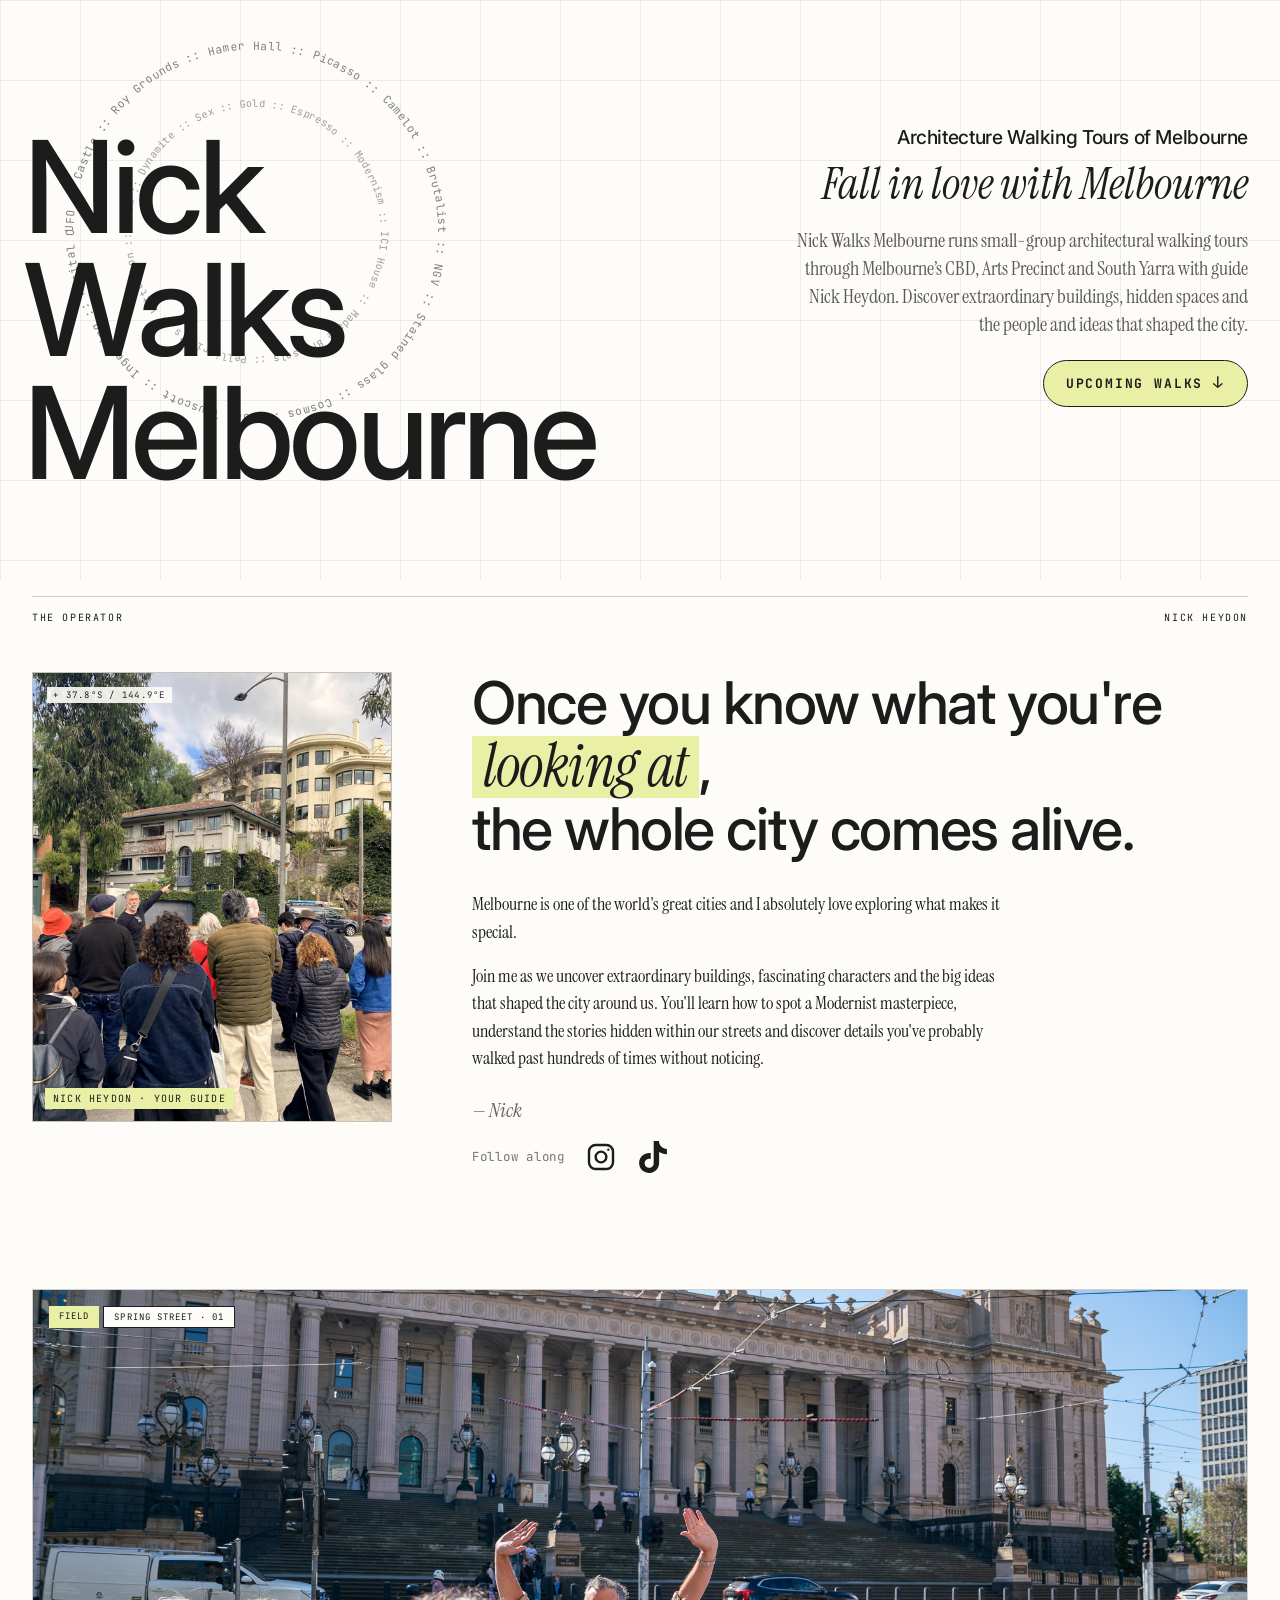
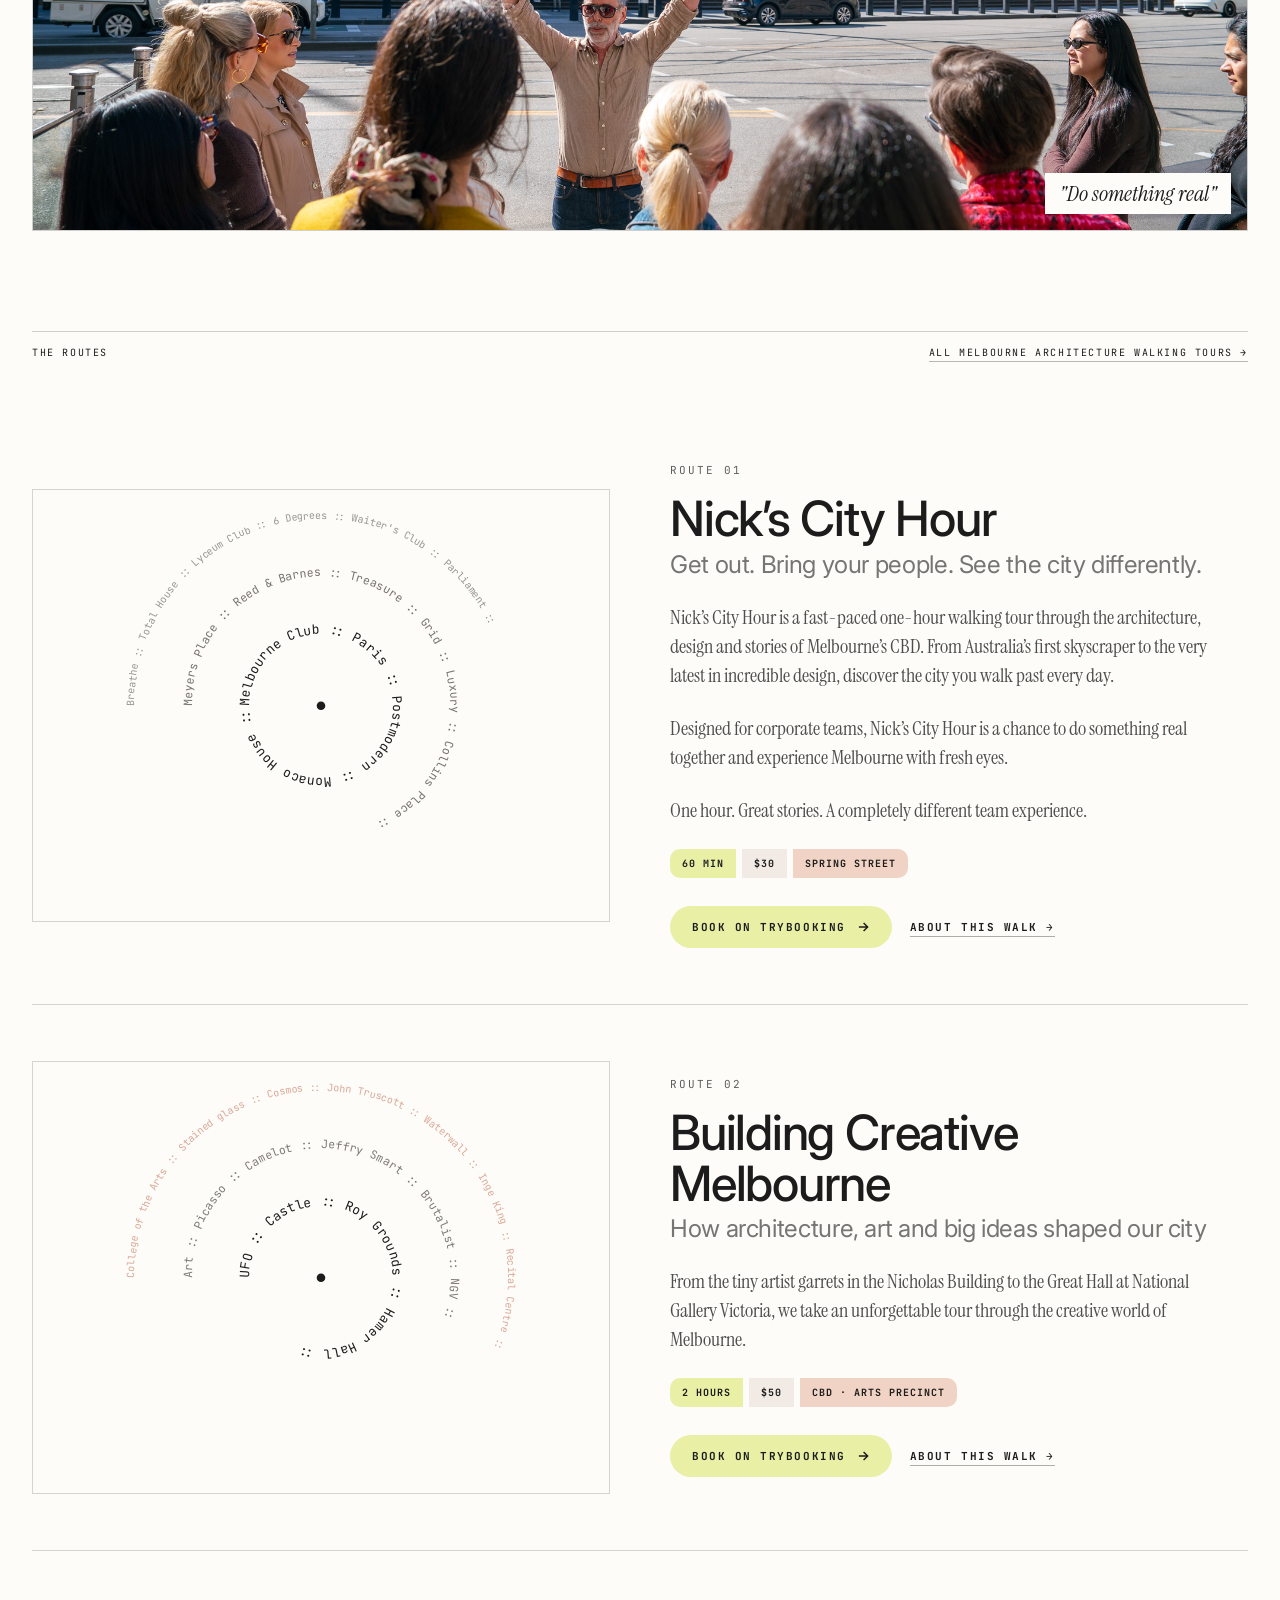
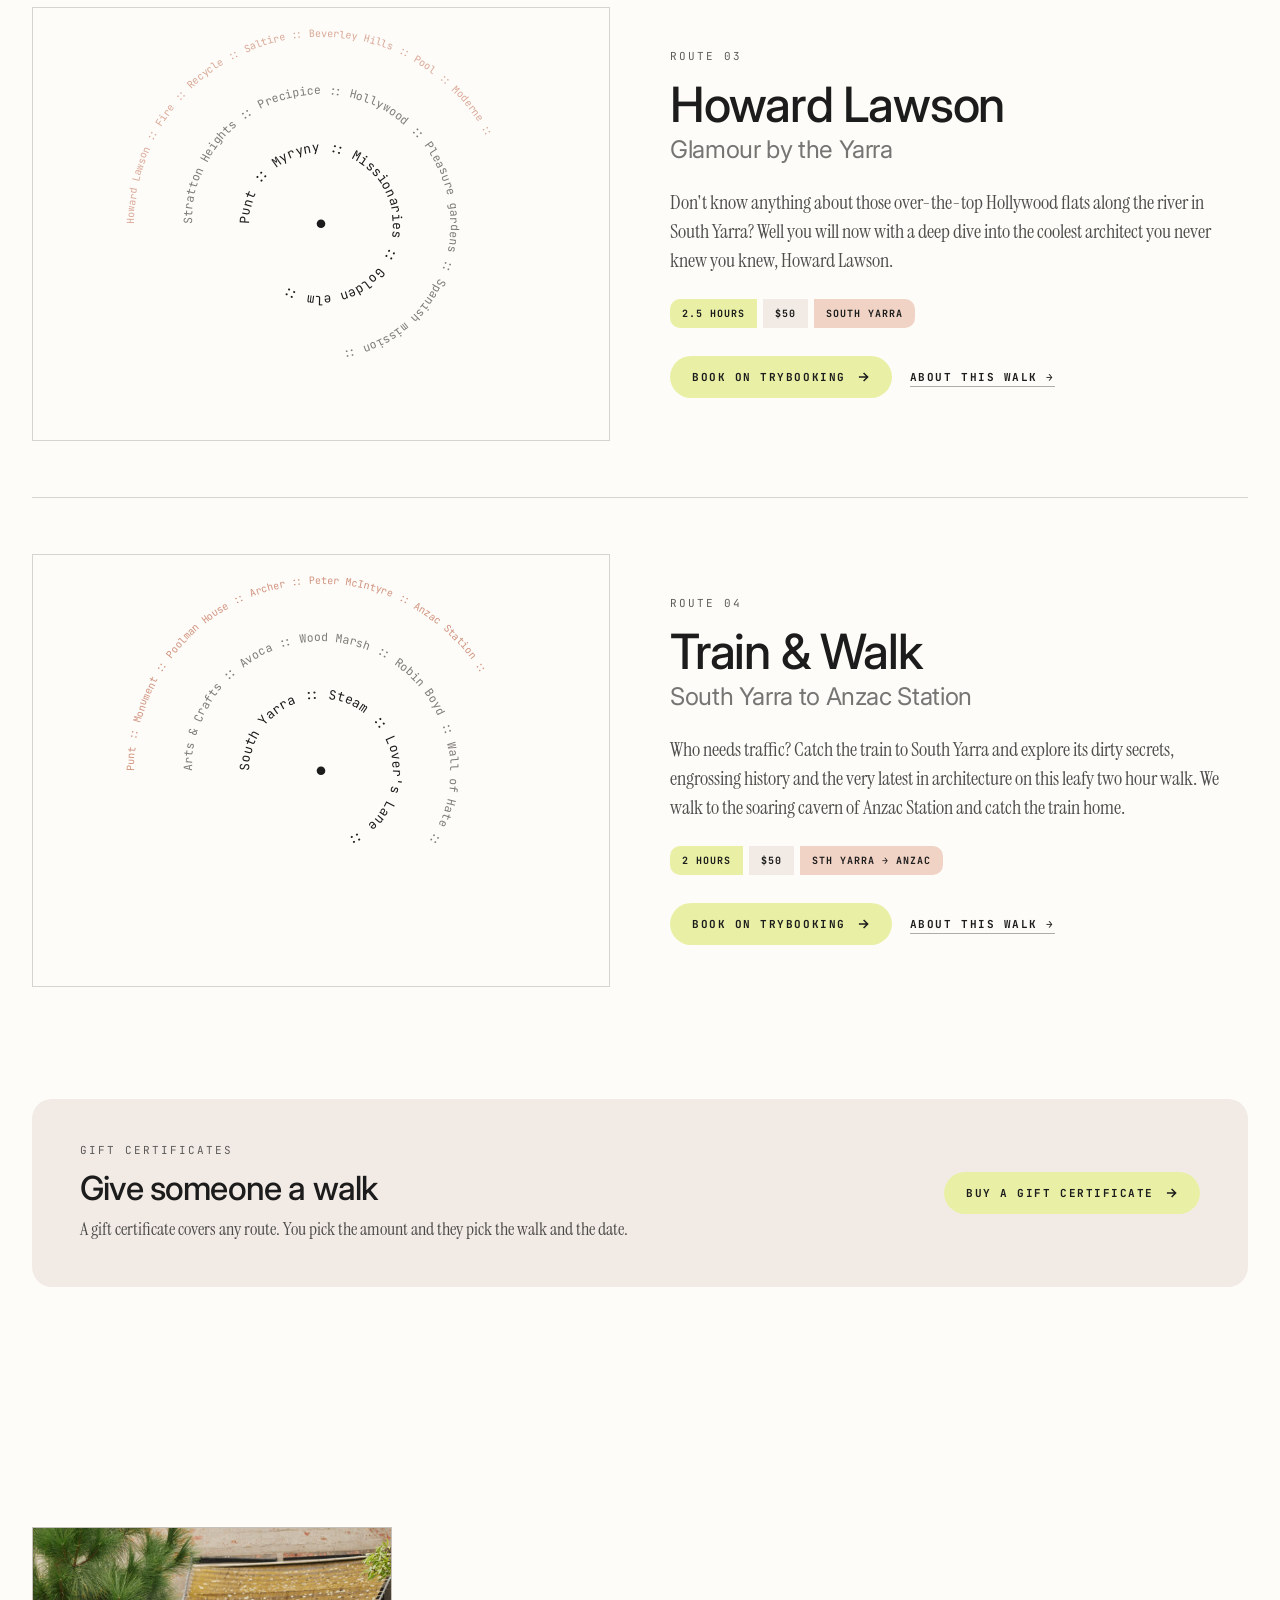
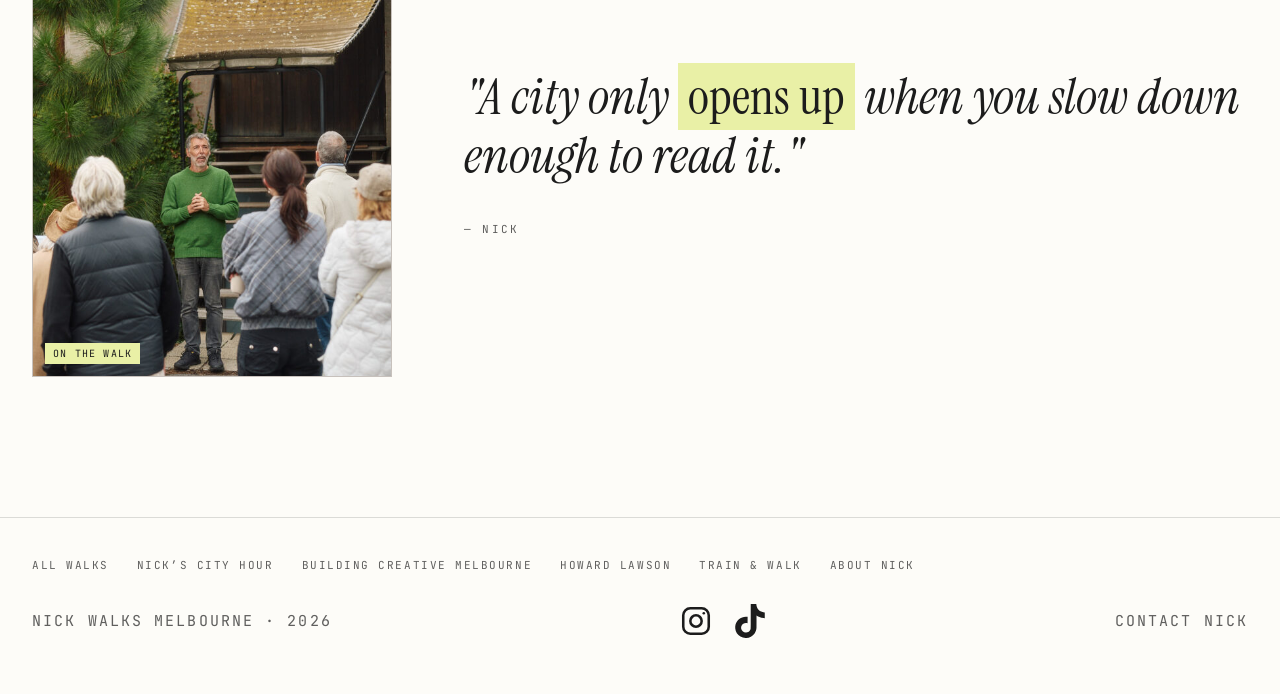
<file: index.html>
<!doctype html>
<html lang="en">
<head>
  <!-- Google tag (gtag.js) -->
  <script async src="https://www.googletagmanager.com/gtag/js?id=G-BQDYD9R6VF"></script>
  <script>
    window.dataLayer = window.dataLayer || [];
    function gtag(){dataLayer.push(arguments);}
    gtag('js', new Date());
    gtag('config', 'G-BQDYD9R6VF');
  </script>
  <meta charset="utf-8" />
  <meta name="viewport" content="width=device-width, initial-scale=1" />
  <title>Melbourne Architecture Walking Tours | Nick Walks Melbourne</title>
  <meta name="description" content="Discover Melbourne through its architecture, people and big ideas with Nick Walks Melbourne. Small-group walking tours through the CBD, Arts Precinct and South Yarra." />
  <link rel="canonical" href="https://nickwalksmelbourne.com.au/" />
  <meta property="og:type" content="website" />
  <meta property="og:site_name" content="Nick Walks Melbourne" />
  <meta property="og:title" content="Melbourne Architecture Walking Tours | Nick Walks Melbourne" />
  <meta property="og:description" content="Discover Melbourne through its architecture, people and big ideas with Nick Walks Melbourne. Small-group walking tours through the CBD, Arts Precinct and South Yarra." />
  <meta property="og:url" content="https://nickwalksmelbourne.com.au/" />
  <meta property="og:image" content="https://nickwalksmelbourne.com.au/og-image.png" />
  <meta property="og:locale" content="en_AU" />
  <meta name="twitter:card" content="summary_large_image" />
  <link rel="icon" href="/favicon.svg" type="image/svg+xml" />
  <link rel="icon" href="/favicon-32.png" sizes="32x32" type="image/png" />
  <link rel="apple-touch-icon" href="/apple-touch-icon.png" />
  <script type="application/ld+json">
{
  "@context": "https://schema.org",
  "@graph": [
    {
      "@type": "LocalBusiness",
      "@id": "https://nickwalksmelbourne.com.au/#organization",
      "name": "Nick Walks Melbourne",
      "url": "https://nickwalksmelbourne.com.au/",
      "logo": "https://nickwalksmelbourne.com.au/logo.png",
      "image": "https://nickwalksmelbourne.com.au/image9.jpeg",
      "description": "Small-group architectural walking tours through Melbourne's CBD, Arts Precinct and South Yarra, led by architectural guide Nick Heydon.",
      "email": "nick@risefilms.com.au",
      "priceRange": "$30-$50",
      "founder": {
        "@type": "Person",
        "name": "Nick Heydon",
        "jobTitle": "Architectural guide"
      },
      "address": {
        "@type": "PostalAddress",
        "addressLocality": "Melbourne",
        "addressRegion": "VIC",
        "addressCountry": "AU"
      },
      "areaServed": {
        "@type": "City",
        "name": "Melbourne"
      },
      "knowsAbout": [
        "Melbourne architecture",
        "Architectural history",
        "Walking tours"
      ],
      "sameAs": [
        "https://instagram.com/nickwalksmelbourne",
        "https://www.tiktok.com/@nickwalksmelbourne"
      ]
    },
    {
      "@type": "WebSite",
      "@id": "https://nickwalksmelbourne.com.au/#website",
      "url": "https://nickwalksmelbourne.com.au/",
      "name": "Nick Walks Melbourne",
      "publisher": {
        "@id": "https://nickwalksmelbourne.com.au/#organization"
      }
    },
    {
      "@type": "WebPage",
      "@id": "https://nickwalksmelbourne.com.au/",
      "url": "https://nickwalksmelbourne.com.au/",
      "name": "Melbourne Architecture Walking Tours | Nick Walks Melbourne",
      "description": "Discover Melbourne through its architecture, people and big ideas with Nick Walks Melbourne. Small-group walking tours through the CBD, Arts Precinct and South Yarra.",
      "isPartOf": {
        "@id": "https://nickwalksmelbourne.com.au/#website"
      },
      "about": {
        "@id": "https://nickwalksmelbourne.com.au/#organization"
      }
    }
  ]
}
  </script>
  <link rel="preconnect" href="https://fonts.googleapis.com" />
  <link rel="preconnect" href="https://fonts.gstatic.com" crossorigin />
  <link href="https://fonts.googleapis.com/css2?family=Inter:wght@500;700;800;900&family=Instrument+Serif:ital@0;1&family=JetBrains+Mono:wght@400;500;700&display=swap" rel="stylesheet" />
  <style>
    :root {
      --page: #fdfcf8;
      --ink: #1c1c1c;
      --lime: #e9f0a6;
      --cream: #f2ebe5;
      --peach: #f1d3c5;
      --forest: #2a7a40;
      --mono: 'JetBrains Mono', 'Courier New', monospace;
      --display: 'Inter', system-ui, -apple-system, 'Helvetica Neue', sans-serif;
      --serif: 'Instrument Serif', Georgia, 'Times New Roman', serif;
    }
    * { box-sizing: border-box; margin: 0; padding: 0; }
    html { scroll-behavior: smooth; }
    html, body {
      background: var(--page);
      color: var(--ink);
      font-family: var(--mono);
      -webkit-font-smoothing: antialiased;
    }

    /* HERO */
    .hero {
      position: relative;
      width: 100vw;
      min-height: 580px;
      overflow: hidden;
      background: var(--page);
    }
    .grid-overlay {
      position: absolute;
      inset: 0;
      background-image:
        linear-gradient(rgba(28,28,28,0.07) 1px, transparent 1px),
        linear-gradient(90deg, rgba(28,28,28,0.07) 1px, transparent 1px);
      background-size: 80px 80px;
      pointer-events: none;
      z-index: 2;
    }

    /* Terrain SVG — two concentric loops, behind the wordmark */
    .terrain {
      position: absolute;
      top: 3vh;
      left: 4%;
      width: clamp(220px, 32vw, 460px);
      aspect-ratio: 1/1;
      z-index: 1;
      pointer-events: none;
    }
    .terrain text {
      font-family: var(--mono);
      fill: var(--ink);
      letter-spacing: 0.04em;
    }

    /* Reticle (hidden — kept for legacy markup) */
    .reticle {
      display: none;
      position: absolute;
      top: 50%;
      left: 50%;
      transform: translate(-50%, -50%);
      width: 60px; height: 60px;
      pointer-events: none;
      z-index: 4;
    }
    .reticle::before, .reticle::after {
      content: "";
      position: absolute;
      background: var(--ink);
      opacity: 0.4;
    }
    .reticle::before {
      top: 50%; left: 0; width: 100%; height: 1px;
    }
    .reticle::after {
      left: 50%; top: 0; width: 1px; height: 100%;
    }
    .reticle-ring {
      position: absolute;
      inset: 0;
      border: 1px solid var(--ink);
      border-radius: 50%;
      opacity: 0.3;
    }

    /* HUD pills top-left */
    .hud {
      position: absolute;
      top: 24px;
      left: 24px;
      display: flex;
      gap: 6px;
      align-items: flex-start;
      z-index: 10;
    }
    .pill-tab {
      padding: 10px 18px;
      font-family: var(--display);
      font-size: 1.5rem;
      letter-spacing: 0.01em;
      color: var(--ink);
      display: flex;
      flex-direction: column;
      align-items: center;
      line-height: 0.95;
    }
    .pill-tab .lbl {
      font-family: var(--mono);
      font-size: 9px;
      letter-spacing: 0.14em;
      opacity: 0.7;
      margin-bottom: 4px;
      text-transform: uppercase;
    }
    .pill-tab.lime { background: var(--lime); border-top-left-radius: 12px; border-bottom-left-radius: 12px; border-top-right-radius: 4px; border-bottom-right-radius: 4px; }
    .pill-tab.cream { background: var(--cream); border-radius: 4px; }
    .pill-tab.peach { background: var(--peach); border-top-right-radius: 12px; border-bottom-right-radius: 12px; border-top-left-radius: 4px; border-bottom-left-radius: 4px; }
    .pill-tab.scale {
      background: transparent;
      border: 1.5px solid var(--lime);
      color: var(--lime);
      border-radius: 12px;
      border-top-left-radius: 4px;
      margin-left: 12px;
    }
    .pill-tab.scale .lbl { color: var(--lime); }


    /* Brand title bottom-left */
    .brand {
      position: absolute;
      top: 14vh;
      left: 24px;
      font-family: var(--display);
      font-weight: 500;
      font-size: clamp(48px, 10vw, 132px);
      line-height: 0.96;
      color: var(--ink);
      letter-spacing: -0.035em;
      z-index: 6;
      pointer-events: none;
    }

    /* Info block upper-right (above the fold) */
    .info {
      position: absolute;
      top: 14vh;
      right: 32px;
      bottom: auto;
      width: clamp(420px, 36vw, 560px);
      text-align: right;
      z-index: 6;
    }
    .info-title {
      font-family: var(--display);
      font-weight: 500;
      font-size: clamp(1.15rem, 1.5vw, 1.5rem);
      line-height: 1.15;
      letter-spacing: -0.02em;
      color: var(--ink);
      margin-bottom: 14px;
    }
    .info-header {
      font-family: var(--serif);
      font-style: italic;
      font-size: clamp(2.4rem, 3.4vw, 3.4rem);
      color: var(--ink);
      margin-bottom: 18px;
      line-height: 1.05;
    }
    .info-text {
      font-family: var(--serif);
      font-size: clamp(1.25rem, 1.55vw, 1.6rem);
      line-height: 1.4;
      color: rgba(28,28,28,0.72);
    }
    .info .cta-button {
      display: inline-flex;
      align-items: center;
      gap: 10px;
      margin-top: 22px;
      background: var(--lime);
      color: var(--ink);
      font-family: var(--mono);
      font-size: 13px;
      font-weight: 700;
      letter-spacing: 0.14em;
      text-transform: uppercase;
      padding: 14px 22px;
      border-radius: 999px;
      text-decoration: none;
      border: 1px solid var(--ink);
      transition: transform 0.15s ease, background 0.15s ease, color 0.15s ease;
    }
    .info .cta-button:hover { transform: translateY(-1px); background: var(--ink); color: var(--lime); }
    .info .cta-button .arrow { font-size: 16px; line-height: 1; transition: transform 0.15s ease; }
    .info .cta-button:hover .arrow { transform: translateY(2px); }

    /* SECTIONS */
    .section {
      padding: 16px 32px 100px;
      max-width: 1300px;
      margin: 0 auto;
      position: relative;
    }
    .sect-label a {
      color: inherit;
      text-decoration: none;
      border-bottom: 1px solid rgba(28,28,28,0.3);
      padding-bottom: 2px;
    }
    .sect-label a:hover { color: var(--ink); border-color: var(--ink); }
    .sect-label {
      display: flex;
      justify-content: space-between;
      font-family: var(--mono);
      font-size: 10px;
      letter-spacing: 0.16em;
      text-transform: uppercase;
      color: var(--ink);
      border-top: 1px solid rgba(28,28,28,0.2);
      padding-top: 14px;
      margin-bottom: 48px;
    }

    /* About */
    .about-grid {
      display: grid;
      grid-template-columns: 360px 1fr;
      gap: 80px;
      align-items: start;
    }
    .portrait {
      aspect-ratio: 4/5;
      background: var(--cream);
      border: 1px solid rgba(28,28,28,0.2);
      position: relative;
      overflow: hidden;
    }
    .portrait img {
      width: 100%;
      height: 100%;
      object-fit: cover;
      display: block;
    }
    .portrait::after {
      content: "+";
      position: absolute;
      top: 12px; right: 14px;
      font-family: var(--mono);
      color: var(--ink);
      font-size: 14px;
      z-index: 3;
    }
    .portrait .plabel {
      position: absolute;
      bottom: 12px; left: 12px;
      font-family: var(--mono);
      font-size: 10px;
      letter-spacing: 0.12em;
      color: var(--ink);
      background: var(--lime);
      padding: 4px 8px;
      text-transform: uppercase;
      z-index: 3;
    }
    .portrait .ticks {
      position: absolute;
      top: 14px; left: 14px;
      font-family: var(--mono);
      font-size: 9px;
      letter-spacing: 0.14em;
      color: var(--ink);
      background: var(--page);
      padding: 2px 6px;
      opacity: 0.9;
      z-index: 3;
    }

    /* TERRAIN PHOTO STRIP */
    .strip {
      padding: 0 32px 100px;
      max-width: 1300px;
      margin: 0 auto;
    }
    .strip-figure {
      position: relative;
      border: 1px solid rgba(28,28,28,0.2);
      overflow: hidden;
      background: var(--page);
    }
    .strip-figure img {
      display: block;
      width: 100%;
      height: auto;
      max-height: 540px;
      object-fit: cover;
      object-position: 50% 60%;
    }
    .strip-figure .hud-tl {
      position: absolute;
      top: 16px; left: 16px;
      display: flex;
      gap: 4px;
      z-index: 2;
    }
    .strip-figure .pill-mini {
      font-family: var(--mono);
      font-size: 9px;
      letter-spacing: 0.12em;
      padding: 4px 10px;
      text-transform: uppercase;
      color: var(--ink);
      background: var(--lime);
    }
    .strip-figure .pill-mini.outline {
      background: var(--page);
      color: var(--ink);
      border: 1px solid var(--ink);
    }
    .strip-figure .caption {
      position: absolute;
      bottom: 16px; right: 16px;
      font-family: var(--serif);
      font-style: italic;
      font-size: 1.4rem;
      color: var(--ink);
      background: var(--page);
      padding: 6px 14px;
      max-width: 60%;
    }
    .about-copy h2 {
      font-family: var(--display);
      font-weight: 500;
      font-size: clamp(2.4rem, 4.6vw, 4.4rem);
      line-height: 1.05;
      letter-spacing: -0.025em;
      color: var(--ink);
      margin-bottom: 32px;
    }
    .about-copy h2 em {
      font-family: var(--serif);
      font-weight: 400;
      font-style: italic;
      color: var(--ink);
      background: var(--lime);
      padding: 0 0.18em;
      letter-spacing: -0.01em;
      display: inline-block;
    }
    .about-copy p {
      font-family: var(--serif);
      font-size: 1.15rem;
      line-height: 1.5;
      color: var(--ink);
      max-width: 540px;
      margin-bottom: 1rem;
    }
    .about-copy .signoff {
      font-family: var(--serif);
      font-style: italic;
      font-size: 1.25rem;
      color: var(--ink);
      opacity: 0.7;
      margin-top: 1.4rem;
    }
    .about-copy .follow {
      display: flex;
      align-items: center;
      gap: 20px;
      font-family: var(--mono);
      font-size: 0.78rem;
      letter-spacing: 0.06em;
      color: rgba(28,28,28,0.6);
      margin-top: 1rem;
    }
    .social-links {
      display: inline-flex;
      align-items: center;
      gap: 20px;
    }
    .social-links a {
      display: inline-flex;
      color: var(--ink);
      text-decoration: none;
      border: 0;
      transition: opacity 0.15s ease;
    }
    .social-links a:hover { opacity: 0.6; }
    .social-links svg { width: 32px; height: 32px; display: block; }
    footer .social-links svg { width: 34px; height: 34px; }

    /* Walks */
    .walks { padding-top: 0; }
    .walk-card {
      border-top: 1px solid rgba(28,28,28,0.18);
      padding: 56px 0;
      display: grid;
      grid-template-columns: 1fr 1fr;
      gap: 60px;
      align-items: center;
    }
    .sect-label + .walk-card { border-top: none; }
    .walk-card:last-of-type { border-bottom: 1px solid rgba(28,28,28,0.18); }
    .walk-viz {
      aspect-ratio: 4/3;
      background: var(--page);
      border: 1px solid rgba(28,28,28,0.18);
      position: relative;
      overflow: hidden;
    }
    .walk-viz svg { width: 100%; height: 100%; }
    .walk-info .num {
      font-family: var(--mono);
      font-size: 11px;
      letter-spacing: 0.18em;
      color: var(--ink);
      opacity: 0.7;
      text-transform: uppercase;
      margin-bottom: 16px;
    }
    .walk-info h3 {
      font-family: var(--display);
      font-weight: 500;
      font-size: clamp(2rem, 3.8vw, 3.4rem);
      line-height: 1.05;
      letter-spacing: -0.025em;
      color: var(--ink);
      margin-bottom: 6px;
    }
    .walk-info h3 a { color: inherit; text-decoration: none; }
    .walk-info h3 a:hover { text-decoration: underline; text-decoration-thickness: 2px; text-underline-offset: 6px; }
    .walk-info .more-link {
      display: inline-block;
      margin-left: 18px;
      font-family: var(--mono);
      font-size: 11px;
      font-weight: 700;
      letter-spacing: 0.14em;
      text-transform: uppercase;
      color: var(--ink);
      text-decoration: none;
      border-bottom: 1px solid rgba(28,28,28,0.35);
      padding-bottom: 2px;
    }
    .walk-info .more-link:hover { border-color: var(--ink); }
    .walk-info .walk-subtitle {
      font-family: var(--display);
      font-weight: 400;
      font-size: clamp(1rem, 1.9vw, 1.7rem);
      line-height: 1.15;
      letter-spacing: -0.015em;
      color: var(--ink);
      opacity: 0.6;
      margin: 0 0 24px;
    }
    .walk-info p {
      font-family: var(--serif);
      font-size: clamp(1.25rem, 1.55vw, 1.6rem);
      line-height: 1.45;
      color: rgba(28,28,28,0.78);
      max-width: 560px;
      margin-bottom: 24px;
    }
    .walk-stats-row {
      display: flex;
      gap: 6px;
      margin-bottom: 28px;
      flex-wrap: wrap;
    }
    .walk-stats-row .s {
      font-family: var(--mono);
      font-size: 10px;
      font-weight: 700;
      letter-spacing: 0.1em;
      text-transform: uppercase;
      padding: 8px 12px;
      color: var(--ink);
    }
    .s.s1 { background: var(--lime); border-top-left-radius: 10px; border-bottom-left-radius: 10px; }
    .s.s2 { background: var(--cream); }
    .s.s3 { background: var(--peach); border-top-right-radius: 10px; border-bottom-right-radius: 10px; }
    .book {
      display: inline-flex;
      align-items: center;
      gap: 10px;
      background: var(--lime);
      color: var(--ink);
      font-family: var(--mono);
      font-size: 11px;
      font-weight: 700;
      letter-spacing: 0.14em;
      text-transform: uppercase;
      padding: 14px 22px;
      border-radius: 999px;
      text-decoration: none;
    }
    .book:hover { background: var(--cream); }
    .book svg { width: 14px; height: 14px; }
    .book.disabled {
      background: transparent;
      color: rgba(28,28,28,0.5);
      border: 1px dashed rgba(28,28,28,0.3);
      cursor: not-allowed;
    }
    .book.disabled:hover { background: transparent; color: rgba(28,28,28,0.5); }

    /* Gift certificates */
    .gift {
      margin-top: 56px;
      background: var(--cream);
      border-radius: 20px;
      padding: 44px 48px;
      display: flex;
      justify-content: space-between;
      align-items: center;
      gap: 40px;
    }
    .gift .num {
      font-family: var(--mono);
      font-size: 11px;
      letter-spacing: 0.18em;
      color: var(--ink);
      opacity: 0.7;
      text-transform: uppercase;
      margin-bottom: 14px;
    }
    .gift h3 {
      font-family: var(--display);
      font-weight: 500;
      font-size: clamp(1.6rem, 2.6vw, 2.4rem);
      line-height: 1.05;
      letter-spacing: -0.025em;
      color: var(--ink);
      margin-bottom: 10px;
    }
    .gift p {
      font-family: var(--serif);
      font-size: clamp(1.15rem, 1.4vw, 1.4rem);
      line-height: 1.45;
      color: rgba(28,28,28,0.78);
      max-width: 560px;
      margin: 0;
    }
    .gift .book { flex-shrink: 0; }

    /* Quote */
    .quote-sect {
      padding: 140px 32px;
    }
    .quote-grid {
      max-width: 1300px;
      margin: 0 auto;
      display: grid;
      grid-template-columns: 360px 1fr;
      gap: 72px;
      align-items: center;
    }
    .quote-figure {
      position: relative;
      aspect-ratio: 4/5;
      border: 1px solid rgba(28,28,28,0.2);
      background: var(--cream);
      overflow: hidden;
    }
    .quote-figure img {
      width: 100%;
      height: 100%;
      object-fit: cover;
      display: block;
    }
    .quote-figure .plabel {
      position: absolute;
      bottom: 12px; left: 12px;
      font-family: var(--mono);
      font-size: 10px;
      letter-spacing: 0.12em;
      color: var(--ink);
      background: var(--lime);
      padding: 4px 8px;
      text-transform: uppercase;
      z-index: 2;
    }
    .quote-sect blockquote {
      font-family: var(--serif);
      font-style: italic;
      font-size: clamp(2rem, 4vw, 3.4rem);
      line-height: 1.15;
      color: var(--ink);
      margin: 0;
    }
    .quote-sect blockquote em {
      font-style: normal;
      color: var(--ink);
      background: var(--lime);
      padding: 0 0.2em;
    }
    .quote-sect cite {
      display: block;
      margin-top: 36px;
      font-family: var(--mono);
      font-style: normal;
      font-size: 11px;
      letter-spacing: 0.2em;
      text-transform: uppercase;
      color: var(--ink);
      opacity: 0.7;
    }

    footer {
      padding: 56px 32px;
      display: flex;
      justify-content: space-between;
      align-items: center;
      font-family: var(--mono);
      font-size: 15px;
      letter-spacing: 0.14em;
      text-transform: uppercase;
      color: rgba(28,28,28,0.7);
      border-top: 1px solid rgba(28,28,28,0.15);
    }
    footer a { color: inherit; text-decoration: none; }
    footer a:hover { color: var(--ink); }
    .foot-nav {
      padding: 40px 32px 0;
      display: flex;
      flex-wrap: wrap;
      gap: 10px 28px;
      font-family: var(--mono);
      font-size: 11px;
      letter-spacing: 0.14em;
      text-transform: uppercase;
      border-top: 1px solid rgba(28,28,28,0.15);
    }
    .foot-nav a { color: rgba(28,28,28,0.7); text-decoration: none; }
    .foot-nav a:hover { color: var(--ink); }
    footer { border-top: none; padding-top: 32px; }

    @media (max-width: 900px) {
      .hero {
        min-height: auto;
        height: auto;
        display: flex;
        flex-direction: column;
        padding: 32px 20px 56px;
      }
      .terrain {
        top: 16px;
        left: 18px;
      }
      .grid-overlay { opacity: 0.4; }
      .reticle { display: none; }

      .brand {
        position: static;
        top: auto;
        left: auto;
        right: auto;
        font-size: 14vw;
        line-height: 1;
        letter-spacing: -0.03em;
      }
      .info {
        position: static;
        width: auto;
        left: auto;
        right: auto;
        top: auto;
        bottom: auto;
        text-align: left;
        margin-top: 28px;
      }
      .info-title { font-size: 1.2rem; margin-bottom: 10px; }
      .info-header {
        font-size: 2.5rem;
        margin-bottom: 14px;
      }
      .info-text {
        font-size: 1.55rem;
        max-width: 32em;
      }
      .walk-info p { font-size: 1.55rem; }
      .about-copy p { font-size: 1.45rem; line-height: 1.45; max-width: none; }

      .section { padding: 64px 20px; }
      .section:has(.about-grid) { padding-bottom: 32px; }
      .about-grid { grid-template-columns: 1fr; gap: 36px; }
      .portrait { max-width: 320px; }
      .strip { padding: 0 20px 24px; }
      .walks { padding-top: 32px; }
      .strip-figure { display: flex; flex-direction: column; }
      .strip-figure .hud-tl { position: static; padding: 12px 12px 10px; }
      .strip-figure img {
        max-height: none;
        aspect-ratio: 3 / 2;
        object-fit: cover;
        object-position: center;
      }
      .strip-figure .caption {
        position: static;
        align-self: flex-end;
        background: transparent;
        font-size: 1.1rem;
        padding: 10px 12px 12px;
        max-width: 80%;
        text-align: right;
      }
      .walk-card { grid-template-columns: 1fr; gap: 28px; padding: 40px 0; }
      .walk-viz { aspect-ratio: 16/9; }
      .gift { margin-top: 40px; padding: 32px 24px; flex-direction: column; align-items: flex-start; gap: 24px; }
      .quote-sect { padding: 80px 20px; }
      .quote-grid { grid-template-columns: 1fr; gap: 32px; }
      .quote-figure { max-width: 380px; width: 100%; }
      .foot-nav { padding: 32px 20px 0; }
      .walk-info .more-link { margin-left: 0; margin-top: 16px; display: block; width: max-content; }
      footer { padding: 24px 20px 36px; font-size: 13px; flex-direction: column; gap: 12px; align-items: flex-start; }
      .social-links { gap: 24px; }
      .social-links svg, footer .social-links svg { width: 38px; height: 38px; }
      footer .social-links { margin: 6px 0; }
      footer > span:first-child { order: 3; margin-top: 8px; }
    }

    @media (max-width: 480px) {
      .brand { font-size: 15.5vw; line-height: 0.98; }
      .info-header { font-size: 2.1rem; }
      .info-text { font-size: 1.3rem; }
      .walk-info p { font-size: 1.3rem; }
      .about-copy p { font-size: 1.25rem; }
    }
  </style>
</head>
<body>
  <section class="hero">
    <svg class="terrain" viewBox="0 0 400 400" preserveAspectRatio="xMidYMid meet">
      <defs>
        <path id="loopOuter" d="M 200,200 m -178,0 a 178,178 0 1,1 356,0 a 178,178 0 1,1 -356,0" />
        <path id="loopInner" d="M 200,200 m -122,0 a 122,122 0 1,1 244,0 a 122,122 0 1,1 -244,0" />
      </defs>
      <text font-size="11" opacity="0.55">
        <textPath href="#loopOuter" startOffset="0">UFO :: Castle :: Roy Grounds :: Hamer Hall :: Picasso :: Camelot :: Brutalist :: NGV :: Stained glass :: Cosmos :: John Truscott :: Inge King :: Recital Centre :: </textPath>
      </text>
      <text font-size="10" opacity="0.42">
        <textPath href="#loopInner" startOffset="0">Opium :: Dynamite :: Sex :: Gold :: Espresso :: Modernism :: ICI House :: Madame Brussels :: Pelligrini's :: Little Lon :: </textPath>
      </text>
    </svg>

    <div class="grid-overlay"></div>

    <div class="reticle">
      <div class="reticle-ring"></div>
    </div>

    <div class="brand" aria-label="Nick Walks Melbourne">Nick<br />Walks<br />Melbourne</div>

    <div class="info">
      <h1 class="info-title">Architecture Walking Tours of Melbourne</h1>
      <p class="info-header">
        Fall in love with Melbourne
      </p>
      <p class="info-text">
        Nick Walks Melbourne runs small-group architectural walking tours through Melbourne’s CBD, Arts Precinct and South Yarra with guide Nick Heydon. Discover extraordinary buildings, hidden spaces and the people and ideas that shaped the city.
      </p>
      <a class="cta-button" href="#walks">Upcoming walks <span class="arrow">↓</span></a>
    </div>
  </section>

  <section class="section" id="about">
    <div class="sect-label">
      <span>The Operator</span>
      <span>Nick Heydon</span>
    </div>
    <div class="about-grid">
      <div class="portrait">
        <span class="ticks">+ 37.8°S / 144.9°E</span>
        <img src="image9.jpeg" width="1024" height="1280" alt="Nick Heydon pointing out a curved white apartment building to a walk group in South Yarra" />
        <span class="plabel">NICK HEYDON · YOUR GUIDE</span>
      </div>
      <div class="about-copy">
        <h2>Once you know what you're <em>looking at</em>,<br />the whole city comes alive.</h2>
        <p>Melbourne is one of the world's great cities and I absolutely love exploring what makes it special.</p>
        <p>Join me as we uncover extraordinary buildings, fascinating characters and the big ideas that shaped the city around us. You'll learn how to spot a Modernist masterpiece, understand the stories hidden within our streets and discover details you've probably walked past hundreds of times without noticing.</p>
        <p class="signoff">— Nick</p>
        <p class="follow">Follow along
          <span class="social-links">
            <a href="https://instagram.com/nickwalksmelbourne" target="_blank" rel="noopener" aria-label="Nick Walks Melbourne on Instagram" title="Instagram"><svg viewBox="0 0 24 24" fill="none" stroke="currentColor" stroke-width="1.8" aria-hidden="true"><rect x="3" y="3" width="18" height="18" rx="5"/><circle cx="12" cy="12" r="4"/><circle cx="17.5" cy="6.5" r="0.9" fill="currentColor" stroke="none"/></svg></a>
            <a href="https://www.tiktok.com/@nickwalksmelbourne" target="_blank" rel="noopener" aria-label="Nick Walks Melbourne on TikTok" title="TikTok"><svg viewBox="0 0 24 24" fill="currentColor" aria-hidden="true"><path d="M12.525.02c1.31-.02 2.61-.01 3.91-.02.08 1.53.63 3.09 1.75 4.17 1.12 1.11 2.7 1.62 4.24 1.79v4.03c-1.44-.05-2.89-.35-4.2-.97-.57-.26-1.1-.59-1.62-.93-.01 2.92.01 5.84-.02 8.75-.08 1.4-.54 2.79-1.35 3.94-1.31 1.92-3.58 3.17-5.91 3.21-1.43.08-2.86-.31-4.08-1.03-2.02-1.19-3.44-3.37-3.65-5.71-.02-.5-.03-1-.01-1.49.18-1.9 1.12-3.72 2.58-4.96 1.66-1.44 3.98-2.13 6.15-1.72.02 1.48-.04 2.96-.04 4.44-.99-.32-2.15-.23-3.02.37-.63.41-1.11 1.04-1.36 1.75-.21.51-.15 1.07-.14 1.61.24 1.64 1.82 3.02 3.5 2.87 1.12-.01 2.19-.66 2.77-1.61.19-.33.4-.67.41-1.06.1-1.79.06-3.57.07-5.36.01-4.03-.01-8.05.02-12.07z"/></svg></a>
          </span>
        </p>
      </div>
    </div>
  </section>

  <section class="strip">
    <div class="strip-figure">
      <div class="hud-tl">
        <span class="pill-mini">FIELD</span>
        <span class="pill-mini outline">SPRING STREET · 01</span>
      </div>
      <img src="city.jpg" width="2048" height="1366" alt="Nick Heydon with his arms raised, talking to a walk group across Spring Street from Parliament House" loading="lazy" />
      <div class="caption">"Do something real"</div>
    </div>
  </section>

  <section class="section walks" id="walks">
    <div class="sect-label">
      <span>The Routes</span>
      <span><a href="/melbourne-architecture-walking-tours">All Melbourne architecture walking tours →</a></span>
    </div>

    <div class="walk-card">
      <div class="walk-viz">
        <svg viewBox="0 0 400 300" preserveAspectRatio="xMidYMid meet">
          <defs>
            <path id="p1c1" d="M 200,150 m -50,0 a 50,50 0 1,1 100,0 a 50,50 0 1,1 -100,0" />
            <path id="p1c2" d="M 200,150 m -90,0 a 90,90 0 1,1 180,0 a 90,90 0 1,1 -180,0" />
            <path id="p1c3" d="M 200,150 m -130,0 a 130,130 0 1,1 260,0 a 130,130 0 1,1 -260,0" />
          </defs>
          <text font-family="JetBrains Mono, monospace" font-size="9" fill="#1c1c1c">
            <textPath href="#p1c1">Melbourne Club :: Paris :: Postmodern :: Monaco House :: </textPath>
          </text>
          <text font-family="JetBrains Mono, monospace" font-size="8" fill="#4a4640" opacity="0.75">
            <textPath href="#p1c2">Meyers Place :: Reed &amp; Barnes :: Treasure :: Grid :: Luxury :: Collins Place :: </textPath>
          </text>
          <text font-family="JetBrains Mono, monospace" font-size="7" fill="#1c1c1c" opacity="0.45">
            <textPath href="#p1c3">Breathe :: Total House :: Lyceum Club :: 6 Degrees :: Waiter's Club :: Parliament :: </textPath>
          </text>
          <circle cx="200" cy="150" r="3" fill="#1c1c1c"/>
        </svg>
      </div>
      <div class="walk-info">
        <div class="num">Route 01</div>
        <h3><a href="/melbourne-lunchtime-walking-tour">Nick’s City Hour</a></h3>
        <div class="walk-subtitle">Get out. Bring your people. See the city differently.</div>
        <p>Nick’s City Hour is a fast-paced one-hour walking tour through the architecture, design and stories of Melbourne’s CBD. From Australia’s first skyscraper to the very latest in incredible design, discover the city you walk past every day.</p>
        <p>Designed for corporate teams, Nick’s City Hour is a chance to do something real together and experience Melbourne with fresh eyes.</p>
        <p>One hour. Great stories. A completely different team experience.</p>
        <div class="walk-stats-row">
          <span class="s s1">60 MIN</span>
          <span class="s s2">$30</span>
          <span class="s s3">SPRING STREET</span>
        </div>
        <a class="book" href="https://www.trybooking.com/DPCPF" target="_blank" rel="noopener">
          Book on TryBooking
          <svg viewBox="0 0 24 24" fill="none" stroke="currentColor" stroke-width="2.5"><path d="M5 12h14M13 5l7 7-7 7"/></svg>
        </a><a class="more-link" href="/melbourne-lunchtime-walking-tour">About this walk →</a>
      </div>
    </div>

    <div class="walk-card">
      <div class="walk-viz">
        <svg viewBox="0 0 400 300" preserveAspectRatio="xMidYMid meet">
          <defs>
            <path id="p5c1" d="M 200,150 m -50,0 a 50,50 0 1,1 100,0 a 50,50 0 1,1 -100,0" />
            <path id="p5c2" d="M 200,150 m -90,0 a 90,90 0 1,1 180,0 a 90,90 0 1,1 -180,0" />
            <path id="p5c3" d="M 200,150 m -130,0 a 130,130 0 1,1 260,0 a 130,130 0 1,1 -260,0" />
          </defs>
          <text font-family="JetBrains Mono, monospace" font-size="9" fill="#1c1c1c">
            <textPath href="#p5c1">UFO :: Castle :: Roy Grounds :: Hamer Hall :: </textPath>
          </text>
          <text font-family="JetBrains Mono, monospace" font-size="8" fill="#4a4640" opacity="0.7">
            <textPath href="#p5c2">Art :: Picasso :: Camelot :: Jeffry Smart :: Brutalist :: NGV :: </textPath>
          </text>
          <text font-family="JetBrains Mono, monospace" font-size="7" fill="#c47057" opacity="0.6">
            <textPath href="#p5c3">College of the Arts :: Stained glass :: Cosmos :: John Truscott :: Waterwall :: Inge King :: Recital Centre :: </textPath>
          </text>
          <circle cx="200" cy="150" r="3" fill="#1c1c1c"/>
        </svg>
      </div>
      <div class="walk-info">
        <div class="num">Route 02</div>
        <h3><a href="/building-creative-melbourne-walking-tour">Building Creative Melbourne</a></h3>
        <div class="walk-subtitle">How architecture, art and big ideas shaped our city</div>
        <p>From the tiny artist garrets in the Nicholas Building to the Great Hall at National Gallery Victoria, we take an unforgettable tour through the creative world of Melbourne.</p>
        <div class="walk-stats-row">
          <span class="s s1">2 HOURS</span>
          <span class="s s2">$50</span>
          <span class="s s3">CBD · ARTS PRECINCT</span>
        </div>
        <a class="book" href="https://www.trybooking.com/DOMNY" target="_blank" rel="noopener">
          Book on TryBooking
          <svg viewBox="0 0 24 24" fill="none" stroke="currentColor" stroke-width="2.5"><path d="M5 12h14M13 5l7 7-7 7"/></svg>
        </a><a class="more-link" href="/building-creative-melbourne-walking-tour">About this walk →</a>
      </div>
    </div>
      <div class="walk-card">
      <div class="walk-viz">
        <svg viewBox="0 0 400 300" preserveAspectRatio="xMidYMid meet">
          <defs>
            <path id="p3c1" d="M 200,150 m -50,0 a 50,50 0 1,1 100,0 a 50,50 0 1,1 -100,0" />
            <path id="p3c2" d="M 200,150 m -90,0 a 90,90 0 1,1 180,0 a 90,90 0 1,1 -180,0" />
            <path id="p3c3" d="M 200,150 m -130,0 a 130,130 0 1,1 260,0 a 130,130 0 1,1 -260,0" />
          </defs>
          <text font-family="JetBrains Mono, monospace" font-size="9" fill="#1c1c1c">
            <textPath href="#p3c1">Punt :: Myryny :: Missionaries :: Golden elm ::</textPath>
          </text>
          <text font-family="JetBrains Mono, monospace" font-size="8" fill="#4a4640" opacity="0.7">
            <textPath href="#p3c2">Stratton Heights :: Precipice :: Hollywood :: Pleasure gardens :: Spanish mission ::</textPath>
          </text>
          <text font-family="JetBrains Mono, monospace" font-size="7" fill="#c47057" opacity="0.6">
            <textPath href="#p3c3">Howard Lawson :: Fire :: Recycle :: Saltire :: Beverley Hills :: Pool :: Moderne :: </textPath>
          </text>
          <circle cx="200" cy="150" r="3" fill="#1c1c1c"/>
        </svg>
      </div>
      <div class="walk-info">
        <div class="num">Route 03</div>
        <h3><a href="/howard-lawson-walking-tour-melbourne">Howard Lawson</a></h3>
        <div class="walk-subtitle">Glamour by the Yarra</div>
        <p>Don't know anything about those over-the-top Hollywood flats along the river in South Yarra? Well you will now with a deep dive into the coolest architect you never knew you knew, Howard Lawson.</p>
        <div class="walk-stats-row">
          <span class="s s1">2.5 HOURS</span>
          <span class="s s2">$50</span>
          <span class="s s3">SOUTH YARRA</span>
        </div>
        <a class="book" href="https://www.trybooking.com/events/landing/1597379" target="_blank" rel="noopener">
          Book on TryBooking
          <svg viewBox="0 0 24 24" fill="none" stroke="currentColor" stroke-width="2.5"><path d="M5 12h14M13 5l7 7-7 7"/></svg>
        </a><a class="more-link" href="/howard-lawson-walking-tour-melbourne">About this walk →</a>
      </div>
    </div>

    <div class="walk-card">
      <div class="walk-viz">
        <svg viewBox="0 0 400 300" preserveAspectRatio="xMidYMid meet">
          <defs>
            <path id="p2c1" d="M 200,150 m -50,0 a 50,50 0 1,1 100,0 a 50,50 0 1,1 -100,0" />
            <path id="p2c2" d="M 200,150 m -90,0 a 90,90 0 1,1 180,0 a 90,90 0 1,1 -180,0" />
            <path id="p2c3" d="M 200,150 m -130,0 a 130,130 0 1,1 260,0 a 130,130 0 1,1 -260,0" />
          </defs>
          <text font-family="JetBrains Mono, monospace" font-size="9" fill="#1c1c1c">
            <textPath href="#p2c1">South Yarra :: Steam :: Lover's Lane ::</textPath>
          </text>
          <text font-family="JetBrains Mono, monospace" font-size="8" fill="#4a4640" opacity="0.7">
            <textPath href="#p2c2">Arts &amp; Crafts :: Avoca :: Wood Marsh :: Robin Boyd :: Wall of Hate ::</textPath>
          </text>
          <text font-family="JetBrains Mono, monospace" font-size="7" fill="#c47057" opacity="0.75">
            <textPath href="#p2c3">Punt :: Monument :: Poolman House :: Archer :: Peter McIntyre :: Anzac Station :: </textPath>
          </text>
          <circle cx="200" cy="150" r="3" fill="#1c1c1c"/>
        </svg>
      </div>
      <div class="walk-info">
        <div class="num">Route 04</div>
        <h3><a href="/south-yarra-architecture-walking-tour">Train &amp; Walk</a></h3>
        <div class="walk-subtitle">South Yarra to Anzac Station</div>
        <p>Who needs traffic? Catch the train to South Yarra and explore its dirty secrets, engrossing history and the very latest in architecture on this leafy two hour walk. We walk to the soaring cavern of Anzac Station and catch the train home.</p>
        <div class="walk-stats-row">
          <span class="s s1">2 HOURS</span>
          <span class="s s2">$50</span>
          <span class="s s3">STH YARRA → ANZAC</span>
        </div>
        <a class="book" href="https://www.trybooking.com/DMWYX" target="_blank" rel="noopener">
          Book on TryBooking
          <svg viewBox="0 0 24 24" fill="none" stroke="currentColor" stroke-width="2.5"><path d="M5 12h14M13 5l7 7-7 7"/></svg>
        </a><a class="more-link" href="/south-yarra-architecture-walking-tour">About this walk →</a>
      </div>
    </div>

    <div class="gift">
      <div class="gift-info">
        <div class="num">Gift certificates</div>
        <h3>Give someone a walk</h3>
        <p>A gift certificate covers any route. You pick the amount and they pick the walk and the date.</p>
      </div>
      <a class="book" href="https://www.trybooking.com/events/giftcertificate/252828" target="_blank" rel="noopener">
        Buy a gift certificate
        <svg viewBox="0 0 24 24" fill="none" stroke="currentColor" stroke-width="2.5"><path d="M5 12h14M13 5l7 7-7 7"/></svg>
      </a>
    </div>

</section>

  <section class="quote-sect">
    <div class="quote-grid">
      <figure class="quote-figure">
        <img src="preferredphoto1.jpg" width="854" height="1280" alt="Nick Heydon mid-story in front of a Tudor revival house, arms out, with walk guests in the foreground" loading="lazy" />
        <span class="plabel">On the walk</span>
      </figure>
      <div class="quote-body">
        <blockquote>"A city only <em>opens up</em> when you slow down enough to read it."</blockquote>
        <cite>— Nick</cite>
      </div>
    </div>
  </section>

  <nav class="foot-nav" aria-label="Pages">
    <a href="/melbourne-architecture-walking-tours">All walks</a>
    <a href="/melbourne-lunchtime-walking-tour">Nick’s City Hour</a>
    <a href="/building-creative-melbourne-walking-tour">Building Creative Melbourne</a>
    <a href="/howard-lawson-walking-tour-melbourne">Howard Lawson</a>
    <a href="/south-yarra-architecture-walking-tour">Train &amp; Walk</a>
    <a href="#about">About Nick</a>
  </nav>
  <footer>
    <span>Nick Walks Melbourne · 2026</span>
    <span class="social-links">
      <a href="https://instagram.com/nickwalksmelbourne" target="_blank" rel="noopener" aria-label="Nick Walks Melbourne on Instagram" title="Instagram"><svg viewBox="0 0 24 24" fill="none" stroke="currentColor" stroke-width="1.8" aria-hidden="true"><rect x="3" y="3" width="18" height="18" rx="5"/><circle cx="12" cy="12" r="4"/><circle cx="17.5" cy="6.5" r="0.9" fill="currentColor" stroke="none"/></svg></a>
      <a href="https://www.tiktok.com/@nickwalksmelbourne" target="_blank" rel="noopener" aria-label="Nick Walks Melbourne on TikTok" title="TikTok"><svg viewBox="0 0 24 24" fill="currentColor" aria-hidden="true"><path d="M12.525.02c1.31-.02 2.61-.01 3.91-.02.08 1.53.63 3.09 1.75 4.17 1.12 1.11 2.7 1.62 4.24 1.79v4.03c-1.44-.05-2.89-.35-4.2-.97-.57-.26-1.1-.59-1.62-.93-.01 2.92.01 5.84-.02 8.75-.08 1.4-.54 2.79-1.35 3.94-1.31 1.92-3.58 3.17-5.91 3.21-1.43.08-2.86-.31-4.08-1.03-2.02-1.19-3.44-3.37-3.65-5.71-.02-.5-.03-1-.01-1.49.18-1.9 1.12-3.72 2.58-4.96 1.66-1.44 3.98-2.13 6.15-1.72.02 1.48-.04 2.96-.04 4.44-.99-.32-2.15-.23-3.02.37-.63.41-1.11 1.04-1.36 1.75-.21.51-.15 1.07-.14 1.61.24 1.64 1.82 3.02 3.5 2.87 1.12-.01 2.19-.66 2.77-1.61.19-.33.4-.67.41-1.06.1-1.79.06-3.57.07-5.36.01-4.03-.01-8.05.02-12.07z"/></svg></a>
    </span>
    <a href="mailto:nick@risefilms.com.au">Contact Nick</a>
  </footer>

</body>
</html>
</file>
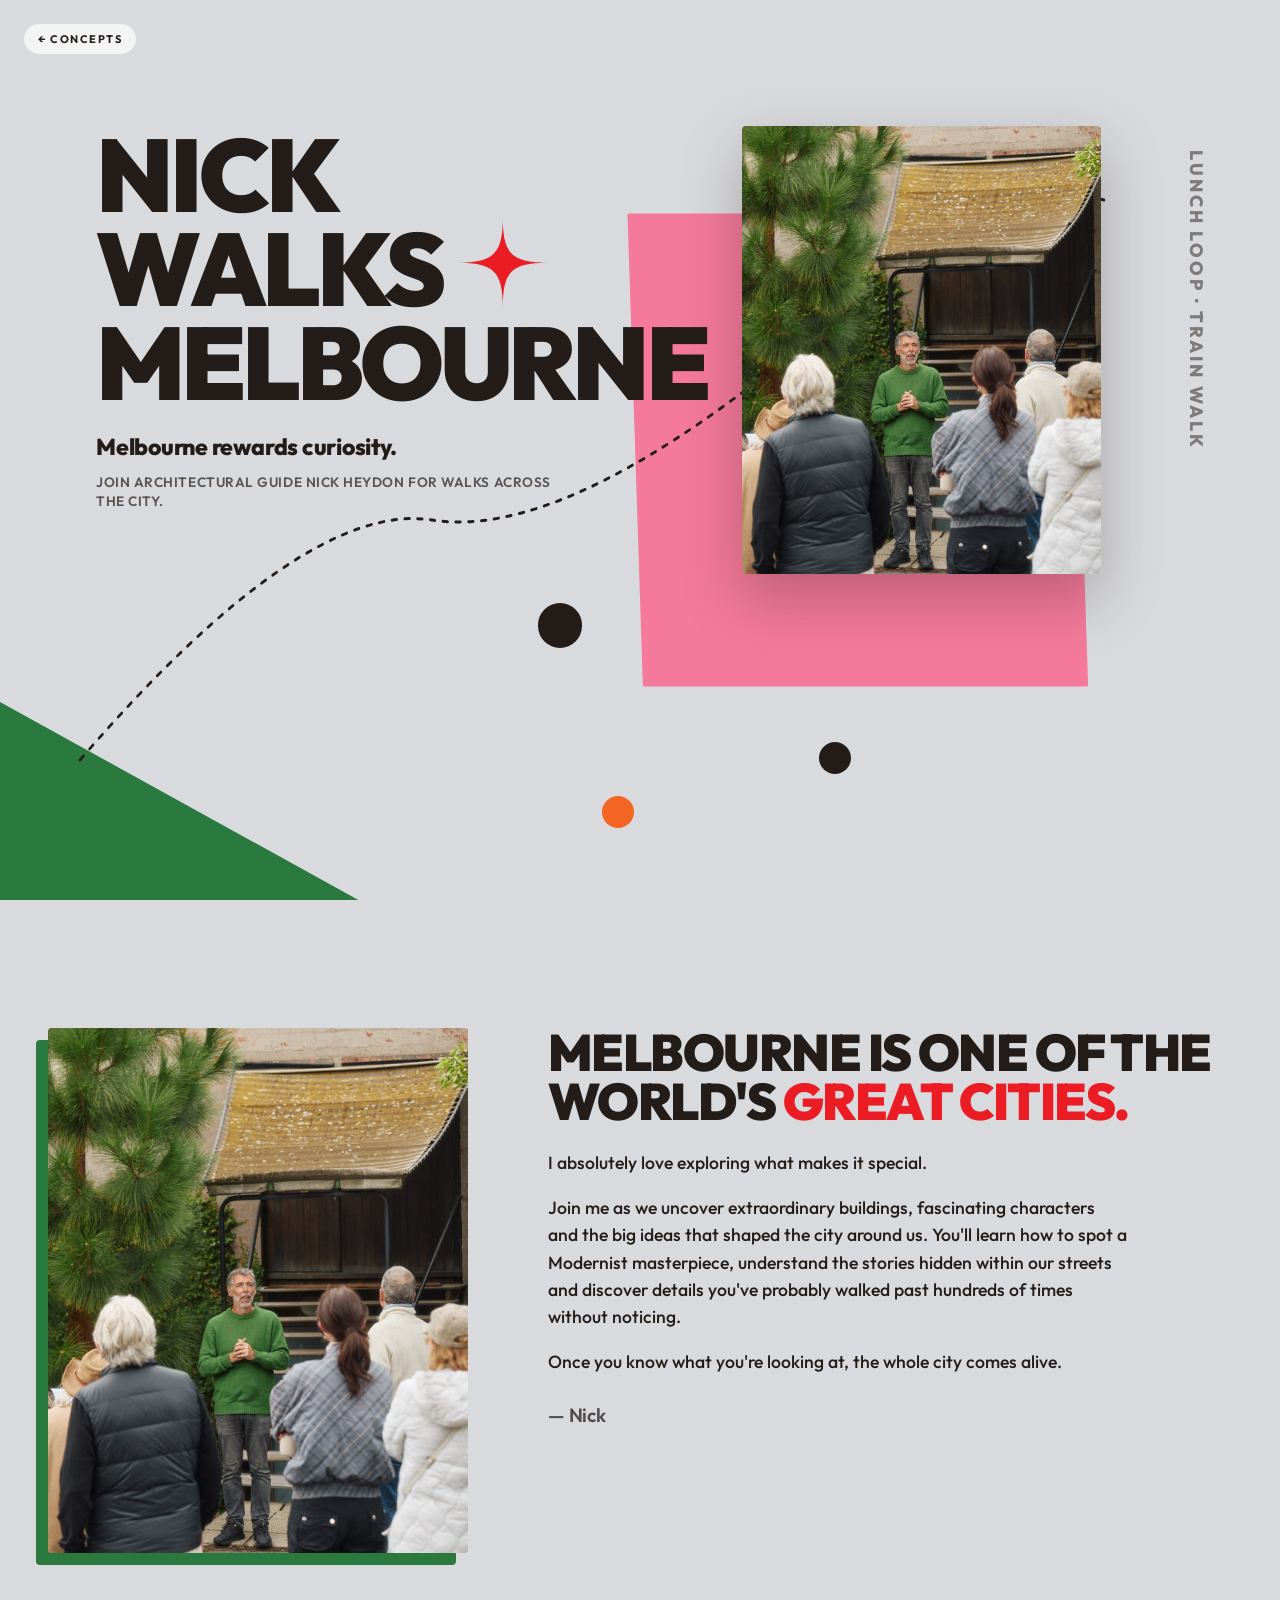
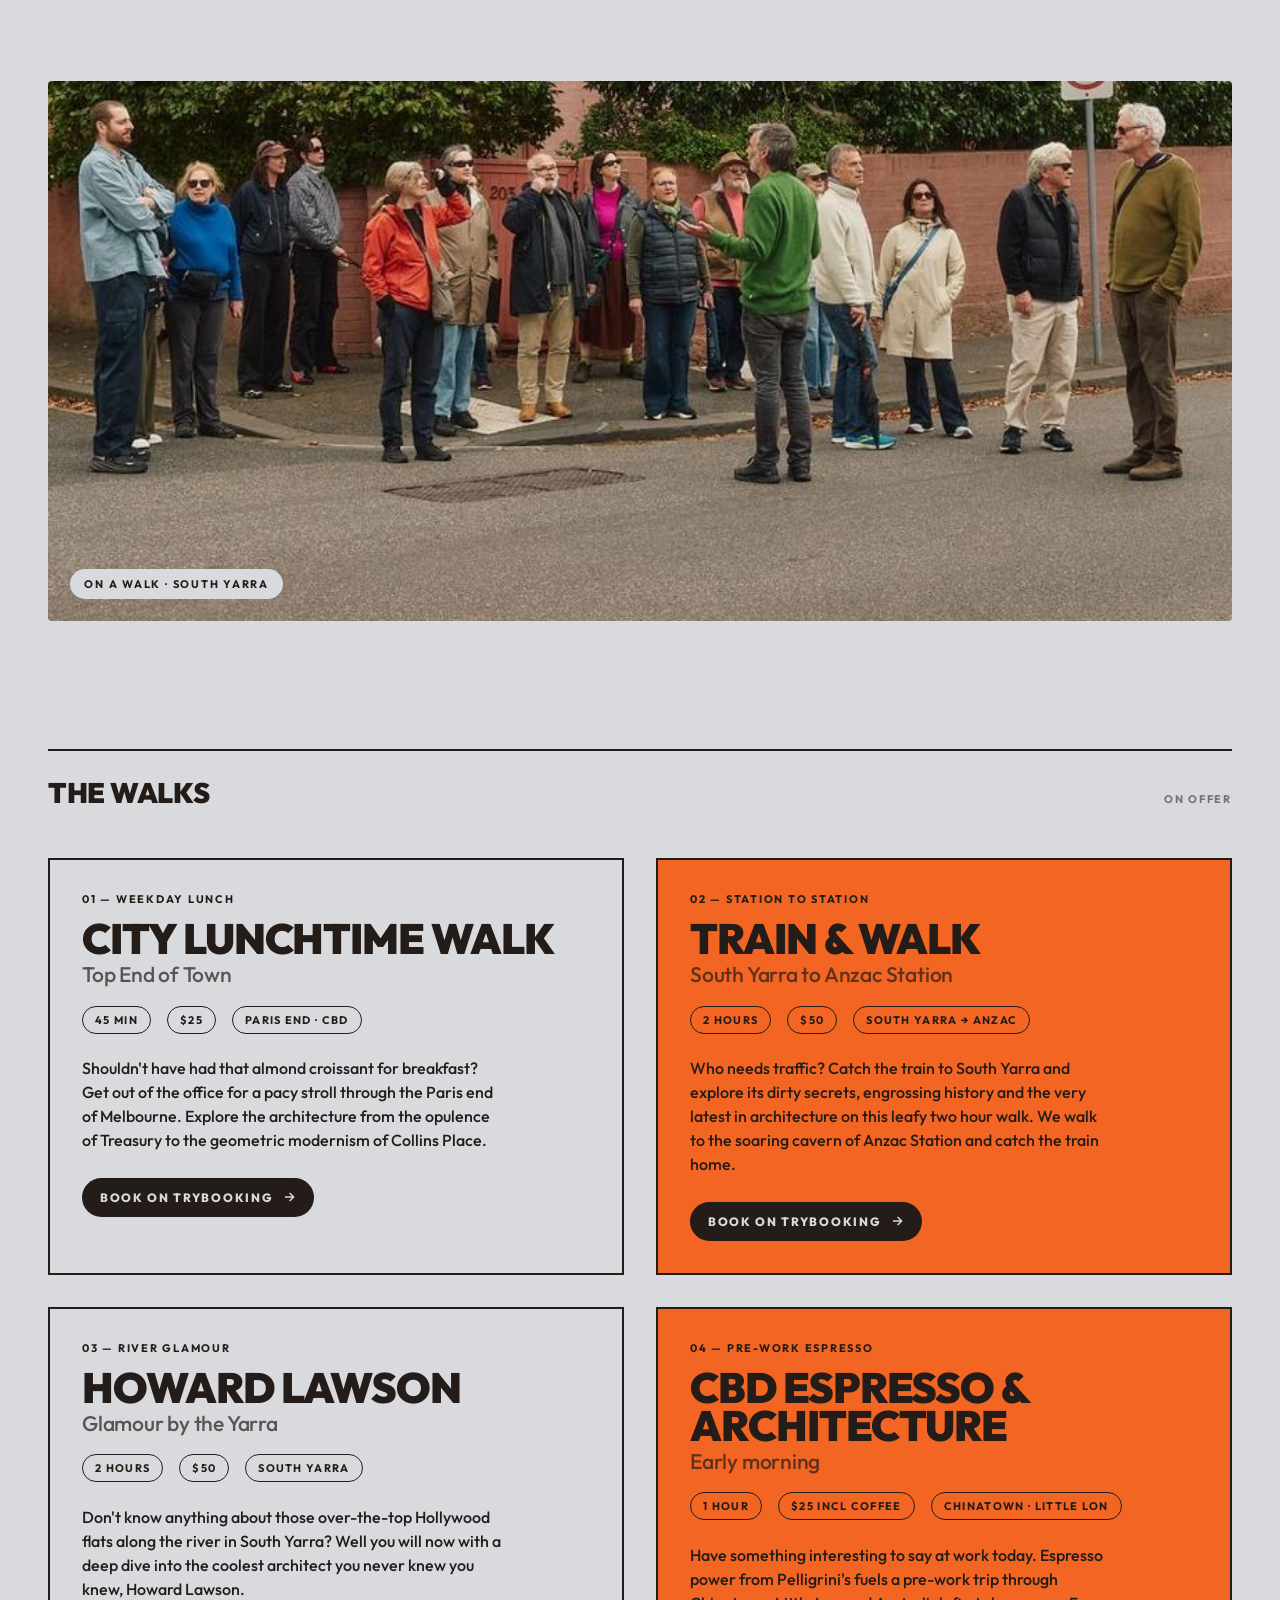
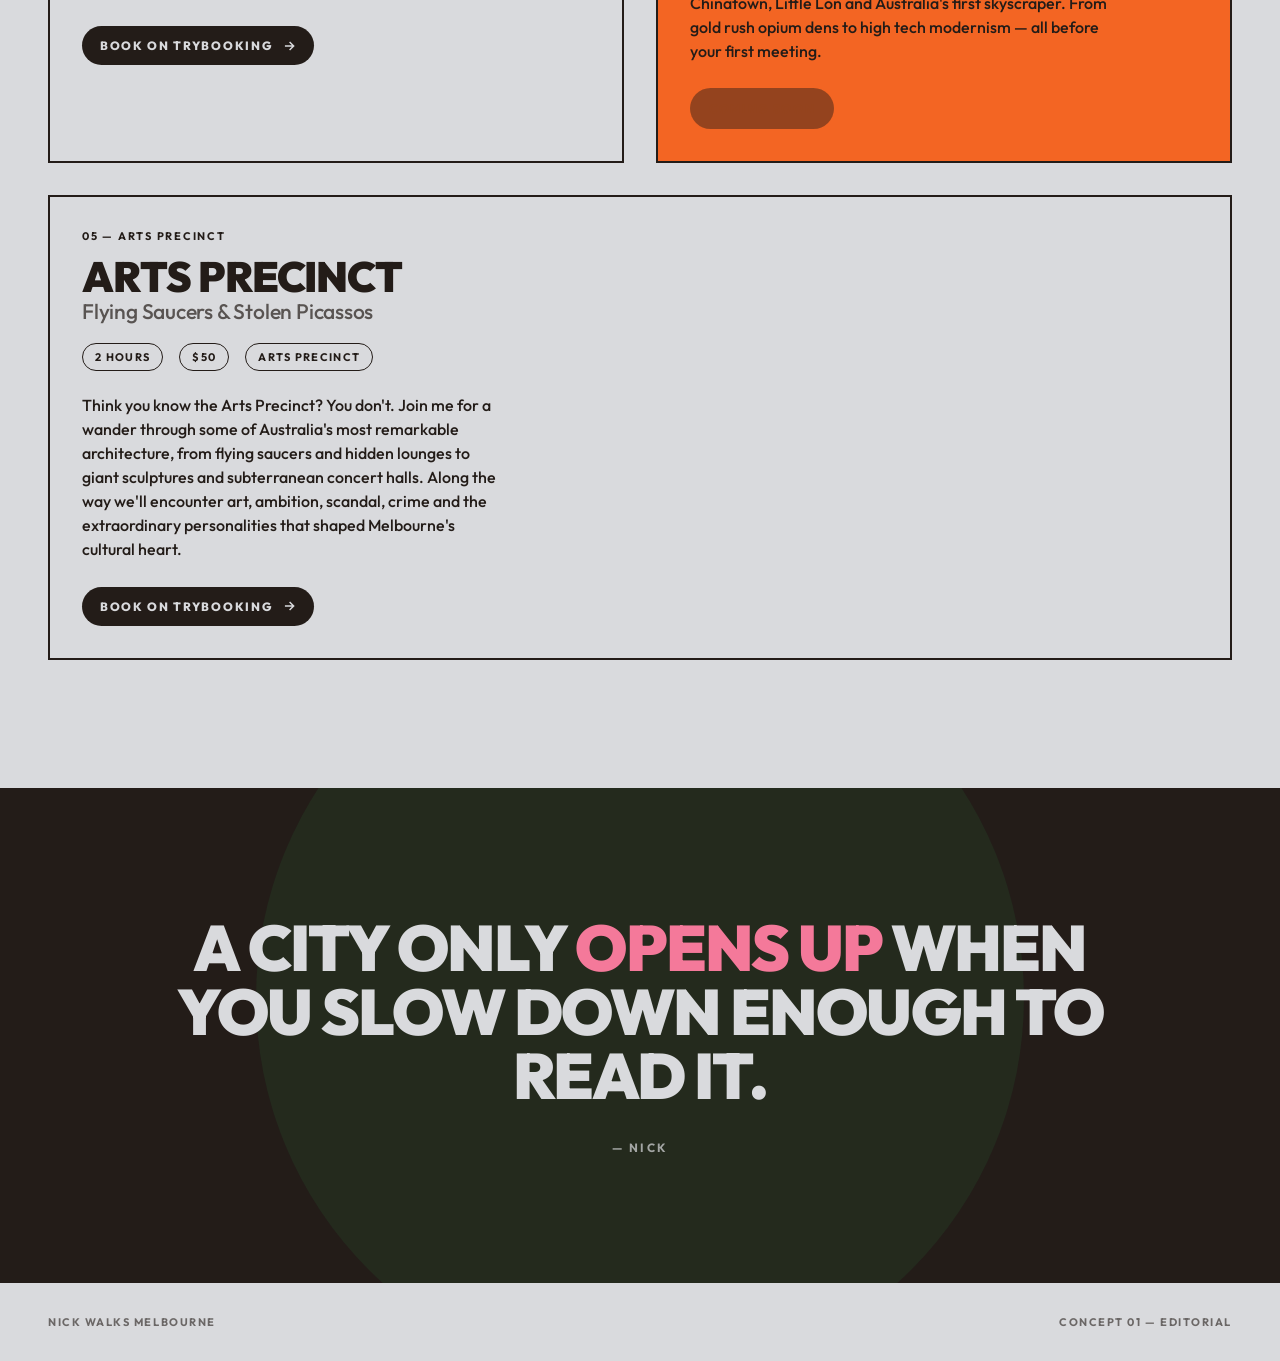
<file: concept-1/index.html>
<!doctype html>
<html lang="en">
<head>
  <meta charset="utf-8" />
  <meta name="viewport" content="width=device-width, initial-scale=1" />
  <meta name="robots" content="noindex" />
  <title>Nick Walks Melbourne</title>
  <meta name="description" content="Slow walks through Melbourne with Nick Heydon. Two walks, both with good streets and the right pace." />
  <link rel="preconnect" href="https://fonts.googleapis.com" />
  <link rel="preconnect" href="https://fonts.gstatic.com" crossorigin />
  <link href="https://fonts.googleapis.com/css2?family=Outfit:wght@400;500;700;800;900&display=swap" rel="stylesheet" />
  <style>
    :root {
      --paper: #d9dadd;
      --ink: #231c18;
      --red: #eb1c24;
      --pink: #f4799a;
      --green: #2a7a40;
      --orange: #f36523;
    }
    * { margin: 0; padding: 0; box-sizing: border-box; }
    html, body {
      background: var(--paper);
      color: var(--ink);
      font-family: 'Outfit', sans-serif;
      -webkit-font-smoothing: antialiased;
      -moz-osx-font-smoothing: grayscale;
    }

    .back {
      position: fixed;
      top: 24px;
      left: 24px;
      z-index: 100;
      font-size: 11px;
      font-weight: 700;
      letter-spacing: 0.14em;
      text-transform: uppercase;
      color: var(--ink);
      text-decoration: none;
      background: rgba(255,255,255,0.7);
      padding: 8px 14px;
      border-radius: 999px;
      backdrop-filter: blur(8px);
    }
    .back:hover { background: var(--ink); color: var(--paper); }

    /* HERO */
    .hero {
      position: relative;
      height: 100vh;
      min-height: 720px;
      overflow: hidden;
      padding: 3rem;
    }
    .shape-green {
      position: absolute;
      bottom: 0;
      left: 0;
      width: 28vw;
      height: 22vh;
      background: var(--green);
      clip-path: polygon(0 0, 0% 100%, 100% 100%);
      z-index: 1;
    }
    .shape-pink {
      position: absolute;
      top: 18%;
      right: 12%;
      width: 42vw;
      height: 64vh;
      background: var(--pink);
      clip-path: polygon(20% 0%, 100% 20%, 80% 100%, 0% 80%);
      transform: rotate(-15deg);
      z-index: 1;
    }
    .node {
      position: absolute;
      border-radius: 50%;
      background: var(--ink);
      z-index: 2;
    }
    .node-1 { width: 3.5vw; height: 3.5vw; bottom: 28%; left: 42%; }
    .node-2 { width: 2.5vw; height: 2.5vw; bottom: 14%; left: 64%; }
    .node-3 { width: 2.5vw; height: 2.5vw; bottom: 8%; left: 47%; background: var(--orange); }

    .route-line {
      position: absolute;
      inset: 0;
      width: 100%;
      height: 100%;
      z-index: 3;
      pointer-events: none;
    }

    .ui {
      position: relative;
      z-index: 10;
      height: 100%;
    }

    /* Hero photo overlapping the pink shape */
    .hero-photo {
      position: absolute;
      top: 14%;
      right: 14%;
      width: 28vw;
      max-width: 440px;
      aspect-ratio: 4/5;
      z-index: 4;
      overflow: hidden;
      border-radius: 4px;
      box-shadow: 0 24px 60px rgba(35, 28, 24, 0.28);
    }
    .hero-photo img {
      width: 100%;
      height: 100%;
      object-fit: cover;
      display: block;
    }

    .display-title {
      position: absolute;
      top: 5rem;
      left: 3rem;
      right: 3rem;
      font-weight: 900;
      font-size: clamp(3rem, 8vw, 9rem);
      line-height: 0.92;
      letter-spacing: -0.04em;
      text-transform: uppercase;
    }
    .display-title .line { display: block; }
    .display-title .line-2 {
      display: flex;
      align-items: center;
      gap: 1rem;
    }
    .star {
      width: clamp(3rem, 7vw, 8rem);
      height: clamp(3rem, 7vw, 8rem);
      fill: var(--red);
      transform: translateY(-8%);
    }

    .vertical-ticker {
      position: absolute;
      right: 2.2rem;
      top: 50%;
      transform: translateY(-50%) rotate(90deg);
      transform-origin: center right;
      font-weight: 800;
      font-size: clamp(1rem, 1.4vw, 1.4rem);
      letter-spacing: 0.16em;
      color: var(--ink);
      white-space: nowrap;
      opacity: 0.5;
      text-transform: uppercase;
    }

    .meta {
      position: absolute;
      top: calc(5rem + 22vw + 1.5rem);
      left: 3rem;
      max-width: 460px;
      z-index: 10;
    }
    .meta-title {
      font-weight: 800;
      font-size: clamp(1.2rem, 1.8vw, 1.8rem);
      line-height: 1.1;
      letter-spacing: -0.01em;
      margin-bottom: 0.9rem;
      text-transform: none;
    }
    .meta-desc {
      font-weight: 600;
      font-size: 0.85rem;
      line-height: 1.4;
      opacity: 0.7;
      letter-spacing: 0.04em;
      text-transform: uppercase;
    }
    .meta-desc span { display: block; }

    /* ABOUT */
    .about {
      padding: 8rem 3rem;
      display: grid;
      grid-template-columns: minmax(260px, 420px) 1fr;
      gap: 5rem;
      align-items: start;
      max-width: 1280px;
      margin: 0 auto;
    }
    .portrait {
      aspect-ratio: 4/5;
      background: var(--pink);
      border-radius: 4px;
      position: relative;
      overflow: hidden;
      box-shadow: -12px 12px 0 var(--green);
    }
    .portrait img {
      width: 100%;
      height: 100%;
      object-fit: cover;
      display: block;
    }
    .about-copy h2 {
      font-size: clamp(2.4rem, 4vw, 4rem);
      line-height: 0.95;
      font-weight: 900;
      letter-spacing: -0.03em;
      margin-bottom: 1.5rem;
      text-transform: uppercase;
    }
    .about-copy h2 em {
      font-style: normal;
      color: var(--red);
    }
    .about-copy p {
      font-size: 1.1rem;
      line-height: 1.55;
      max-width: 580px;
      font-weight: 500;
    }
    .about-copy p + p { margin-top: 1.1rem; }
    .about-copy .signoff {
      font-weight: 600;
      font-size: 1.2rem;
      letter-spacing: -0.01em;
      margin-top: 1.6rem;
      opacity: 0.75;
    }

    /* IN ACTION */
    .in-action {
      max-width: 1280px;
      margin: 0 auto 6rem;
      padding: 0 3rem;
      position: relative;
    }
    .in-action figure {
      position: relative;
      overflow: hidden;
      border-radius: 4px;
    }
    .in-action img {
      display: block;
      width: 100%;
      height: auto;
      max-height: 540px;
      object-fit: cover;
    }
    .in-action .tag {
      position: absolute;
      bottom: 1.4rem;
      left: 1.4rem;
      font-size: 11px;
      font-weight: 700;
      letter-spacing: 0.16em;
      text-transform: uppercase;
      background: var(--paper);
      color: var(--ink);
      padding: 8px 14px;
      border-radius: 999px;
    }

    /* WALKS */
    .walks {
      padding: 2rem 3rem 8rem;
      max-width: 1280px;
      margin: 0 auto;
    }
    .walks-head {
      display: flex;
      align-items: baseline;
      justify-content: space-between;
      border-top: 2px solid var(--ink);
      padding-top: 1.5rem;
      margin-bottom: 3rem;
    }
    .walks-head h2 {
      font-size: clamp(1.6rem, 2.2vw, 2rem);
      font-weight: 900;
      letter-spacing: -0.01em;
      text-transform: uppercase;
    }
    .walks-head .count {
      font-size: 11px;
      font-weight: 700;
      letter-spacing: 0.16em;
      text-transform: uppercase;
      opacity: 0.55;
    }
    .walk-grid {
      display: grid;
      grid-template-columns: 1fr 1fr;
      gap: 2rem;
    }
    .walk.wide { grid-column: 1 / -1; }
    .walk {
      background: var(--paper);
      border: 2px solid var(--ink);
      padding: 2rem 2rem 2rem;
      position: relative;
      overflow: hidden;
    }
    .walk.alt { background: var(--orange); color: var(--ink); }
    .walk-num {
      font-size: 11px;
      font-weight: 700;
      letter-spacing: 0.16em;
      text-transform: uppercase;
      margin-bottom: 0.9rem;
    }
    .walk-title {
      font-weight: 900;
      font-size: clamp(2rem, 3.3vw, 3.2rem);
      line-height: 0.9;
      letter-spacing: -0.025em;
      text-transform: uppercase;
      margin-bottom: 0.3rem;
    }
    .walk-subtitle {
      font-weight: 500;
      font-size: clamp(1rem, 1.65vw, 1.6rem);
      line-height: 1.1;
      letter-spacing: -0.01em;
      text-transform: none;
      margin-bottom: 1.2rem;
      opacity: 0.7;
    }
    .walk-stats {
      display: flex;
      gap: 1rem;
      flex-wrap: wrap;
      margin-bottom: 1.4rem;
    }
    .stat {
      font-size: 11px;
      font-weight: 700;
      letter-spacing: 0.12em;
      text-transform: uppercase;
      padding: 6px 12px;
      border: 1.5px solid var(--ink);
      border-radius: 999px;
    }
    .walk p {
      font-size: 1rem;
      line-height: 1.5;
      font-weight: 500;
      margin-bottom: 1.6rem;
      max-width: 420px;
    }
    .book {
      display: inline-flex;
      align-items: center;
      gap: 0.6rem;
      background: var(--ink);
      color: var(--paper);
      padding: 12px 18px;
      font-size: 12px;
      font-weight: 800;
      letter-spacing: 0.14em;
      text-transform: uppercase;
      text-decoration: none;
      border-radius: 999px;
    }
    .walk.alt .book { background: var(--ink); }
    .book svg { width: 14px; height: 14px; }
    .book:hover { background: var(--red); }
    .book.disabled {
      background: transparent;
      color: var(--ink);
      opacity: 0.45;
      border: 1px dashed var(--ink);
      cursor: not-allowed;
    }
    .book.disabled:hover { background: transparent; opacity: 0.45; }

    /* QUOTE */
    .quote {
      background: var(--ink);
      color: var(--paper);
      padding: 8rem 3rem;
      text-align: center;
      position: relative;
      overflow: hidden;
    }
    .quote::before {
      content: "";
      position: absolute;
      bottom: -20%;
      left: 50%;
      transform: translateX(-50%);
      width: 60vw;
      height: 60vw;
      background: var(--green);
      border-radius: 50%;
      opacity: 0.15;
    }
    .quote blockquote {
      position: relative;
      font-weight: 900;
      font-size: clamp(2rem, 5vw, 4.5rem);
      line-height: 1;
      letter-spacing: -0.03em;
      max-width: 1000px;
      margin: 0 auto;
      text-transform: uppercase;
    }
    .quote blockquote em {
      font-style: normal;
      color: var(--pink);
    }
    .quote cite {
      display: block;
      margin-top: 2rem;
      font-style: normal;
      font-size: 12px;
      font-weight: 700;
      letter-spacing: 0.2em;
      text-transform: uppercase;
      opacity: 0.7;
    }

    /* FOOTER */
    footer {
      padding: 2rem 3rem;
      display: flex;
      justify-content: space-between;
      align-items: center;
      font-size: 11px;
      font-weight: 700;
      letter-spacing: 0.14em;
      text-transform: uppercase;
      opacity: 0.6;
    }

    @media (max-width: 900px) {
      .hero { padding: 1.5rem; min-height: 640px; }
      .display-title { top: 5rem; left: 1.5rem; right: 1.5rem; }
      .vertical-ticker { display: none; }
      .hero-photo { display: none; }
      .meta { left: 1.5rem; top: auto; bottom: 1.5rem; }
      .about { grid-template-columns: 1fr; padding: 5rem 1.5rem; gap: 2.5rem; }
      .portrait { max-width: 320px; }
      .walks { padding: 1rem 1.5rem 5rem; }
      .walk-grid { grid-template-columns: 1fr; }
      .quote { padding: 5rem 1.5rem; }
      footer { padding: 1.5rem; flex-direction: column; gap: 1rem; }
    }
  </style>
</head>
<body>
  <a href="/" class="back">← Concepts</a>

  <section class="hero">
    <div class="shape-green"></div>
    <div class="shape-pink"></div>
    <div class="node node-1"></div>
    <div class="node node-2"></div>
    <div class="node node-3"></div>

    <svg class="route-line" viewBox="0 0 1600 900" preserveAspectRatio="none">
      <path d="M 100 760 Q 380 500 540 520 T 980 360 T 1380 200" stroke="#231c18" stroke-width="3" stroke-dasharray="6 10" fill="none" stroke-linecap="round" />
    </svg>

    <div class="hero-photo">
      <img src="../preferredphoto1.jpg" alt="Nick Heydon" />
    </div>

    <div class="ui">
      <h1 class="display-title">
        <span class="line">Nick</span>
        <span class="line line-2">
          Walks
          <svg class="star" viewBox="0 0 100 100" xmlns="http://www.w3.org/2000/svg">
            <path d="M50 0 C50 40, 60 50, 100 50 C60 50, 50 60, 50 100 C50 60, 40 50, 0 50 C40 50, 50 40, 50 0 Z"></path>
          </svg>
        </span>
        <span class="line">Melbourne</span>
      </h1>

      <div class="vertical-ticker">
        Lunch loop · Train walk
      </div>

      <div class="meta">
        <div class="meta-title">Melbourne rewards curiosity.</div>
        <div class="meta-desc">
          <span>Join architectural guide Nick Heydon for walks across the city.</span>
        </div>
      </div>
    </div>
  </section>

  <section class="about">
    <div class="portrait"><img src="../preferredphoto1.jpg" alt="Nick Heydon" /></div>
    <div class="about-copy">
      <h2>Melbourne is one of the world's <em>great cities.</em></h2>
      <p>I absolutely love exploring what makes it special.</p>
      <p>Join me as we uncover extraordinary buildings, fascinating characters and the big ideas that shaped the city around us. You'll learn how to spot a Modernist masterpiece, understand the stories hidden within our streets and discover details you've probably walked past hundreds of times without noticing.</p>
      <p>Once you know what you're looking at, the whole city comes alive.</p>
      <p class="signoff">— Nick</p>
    </div>
  </section>

  <section class="in-action">
    <figure>
      <img src="../preferredphoto2.jpg" alt="A walk in progress" />
      <span class="tag">On a walk · South Yarra</span>
    </figure>
  </section>

  <section class="walks">
    <div class="walks-head">
      <h2>The walks</h2>
      <span class="count">On offer</span>
    </div>

    <div class="walk-grid">
      <article class="walk">
        <div class="walk-num">01 — Weekday lunch</div>
        <h3 class="walk-title">City Lunchtime Walk</h3>
        <div class="walk-subtitle">Top End of Town</div>
        <div class="walk-stats">
          <span class="stat">45 min</span>
          <span class="stat">$25</span>
          <span class="stat">Paris end · CBD</span>
        </div>
        <p>Shouldn't have had that almond croissant for breakfast? Get out of the office for a pacy stroll through the Paris end of Melbourne. Explore the architecture from the opulence of Treasury to the geometric modernism of Collins Place.</p>
        <a class="book" href="https://www.trybooking.com/DPCPF" target="_blank" rel="noopener">
          Book on TryBooking
          <svg viewBox="0 0 24 24" fill="none" stroke="currentColor" stroke-width="2.5"><path d="M5 12h14M13 5l7 7-7 7"/></svg>
        </a>
      </article>

      <article class="walk alt">
        <div class="walk-num">02 — Station to station</div>
        <h3 class="walk-title">Train &amp; Walk</h3>
        <div class="walk-subtitle">South Yarra to Anzac Station</div>
        <div class="walk-stats">
          <span class="stat">2 hours</span>
          <span class="stat">$50</span>
          <span class="stat">South Yarra → Anzac</span>
        </div>
        <p>Who needs traffic? Catch the train to South Yarra and explore its dirty secrets, engrossing history and the very latest in architecture on this leafy two hour walk. We walk to the soaring cavern of Anzac Station and catch the train home.</p>
        <a class="book" href="https://www.trybooking.com/DMWYX" target="_blank" rel="noopener">
          Book on TryBooking
          <svg viewBox="0 0 24 24" fill="none" stroke="currentColor" stroke-width="2.5"><path d="M5 12h14M13 5l7 7-7 7"/></svg>
        </a>
      </article>

      <article class="walk">
        <div class="walk-num">03 — River glamour</div>
        <h3 class="walk-title">Howard Lawson</h3>
        <div class="walk-subtitle">Glamour by the Yarra</div>
        <div class="walk-stats">
          <span class="stat">2 hours</span>
          <span class="stat">$50</span>
          <span class="stat">South Yarra</span>
        </div>
        <p>Don't know anything about those over-the-top Hollywood flats along the river in South Yarra? Well you will now with a deep dive into the coolest architect you never knew you knew, Howard Lawson.</p>
        <a class="book" href="https://www.trybooking.com/events/landing/1597379" target="_blank" rel="noopener">
          Book on TryBooking
          <svg viewBox="0 0 24 24" fill="none" stroke="currentColor" stroke-width="2.5"><path d="M5 12h14M13 5l7 7-7 7"/></svg>
        </a>
      </article>

      <article class="walk alt">
        <div class="walk-num">04 — Pre-work espresso</div>
        <h3 class="walk-title">CBD Espresso &amp; Architecture</h3>
        <div class="walk-subtitle">Early morning</div>
        <div class="walk-stats">
          <span class="stat">1 hour</span>
          <span class="stat">$25 incl coffee</span>
          <span class="stat">Chinatown · Little Lon</span>
        </div>
        <p>Have something interesting to say at work today. Espresso power from Pelligrini's fuels a pre-work trip through Chinatown, Little Lon and Australia's first skyscraper. From gold rush opium dens to high tech modernism — all before your first meeting.</p>
        <span class="book disabled" aria-disabled="true">Coming Soon</span>
      </article>

      <article class="walk wide">
        <div class="walk-num">05 — Arts Precinct</div>
        <h3 class="walk-title">Arts Precinct</h3>
        <div class="walk-subtitle">Flying Saucers &amp; Stolen Picassos</div>
        <div class="walk-stats">
          <span class="stat">2 hours</span>
          <span class="stat">$50</span>
          <span class="stat">Arts Precinct</span>
        </div>
        <p>Think you know the Arts Precinct? You don't. Join me for a wander through some of Australia's most remarkable architecture, from flying saucers and hidden lounges to giant sculptures and subterranean concert halls. Along the way we'll encounter art, ambition, scandal, crime and the extraordinary personalities that shaped Melbourne's cultural heart.</p>
        <a class="book" href="https://www.trybooking.com/DOMNY" target="_blank" rel="noopener">
          Book on TryBooking
          <svg viewBox="0 0 24 24" fill="none" stroke="currentColor" stroke-width="2.5"><path d="M5 12h14M13 5l7 7-7 7"/></svg>
        </a>
      </article>
    </div>
  </section>

  <section class="quote">
    <blockquote>A city only <em>opens up</em> when you slow down enough to read it.</blockquote>
    <cite>— Nick</cite>
  </section>

  <footer>
    <span>Nick Walks Melbourne</span>
    <span>Concept 01 — Editorial</span>
  </footer>
</body>
</html>
</file>
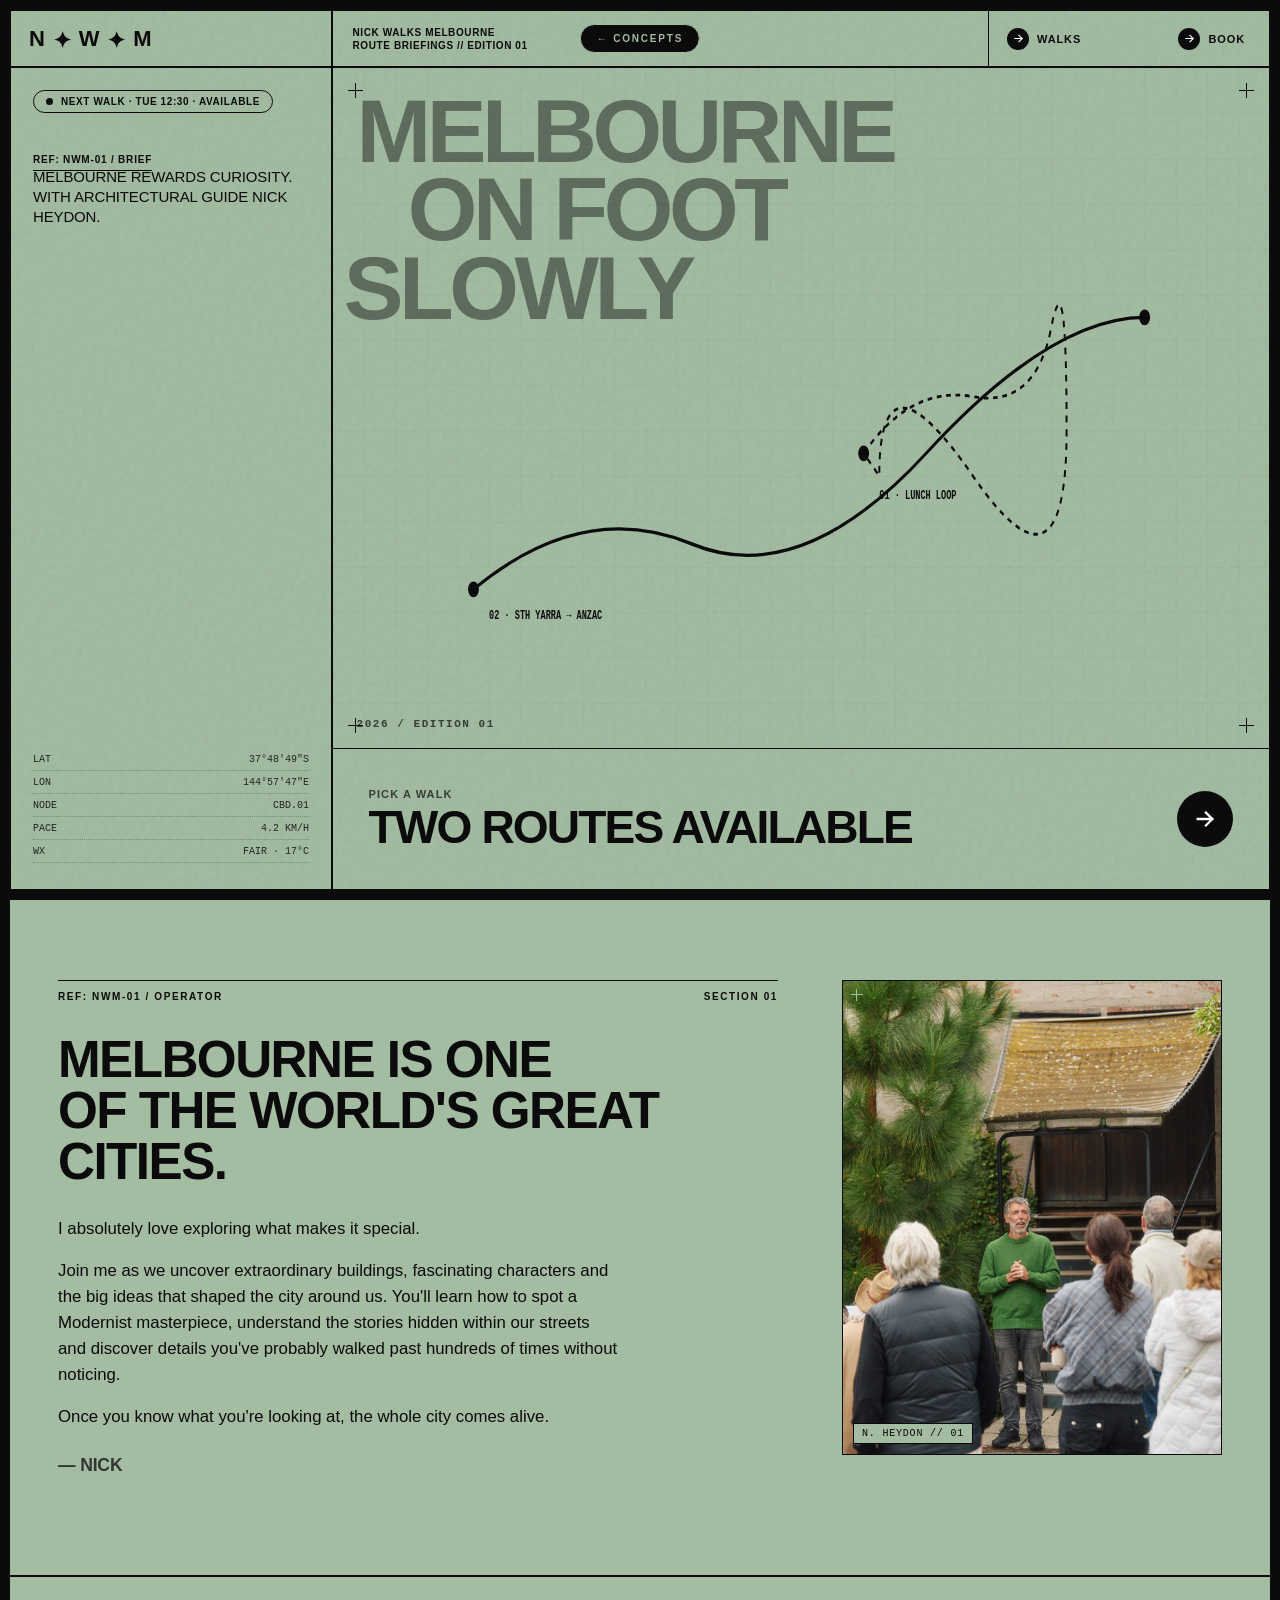
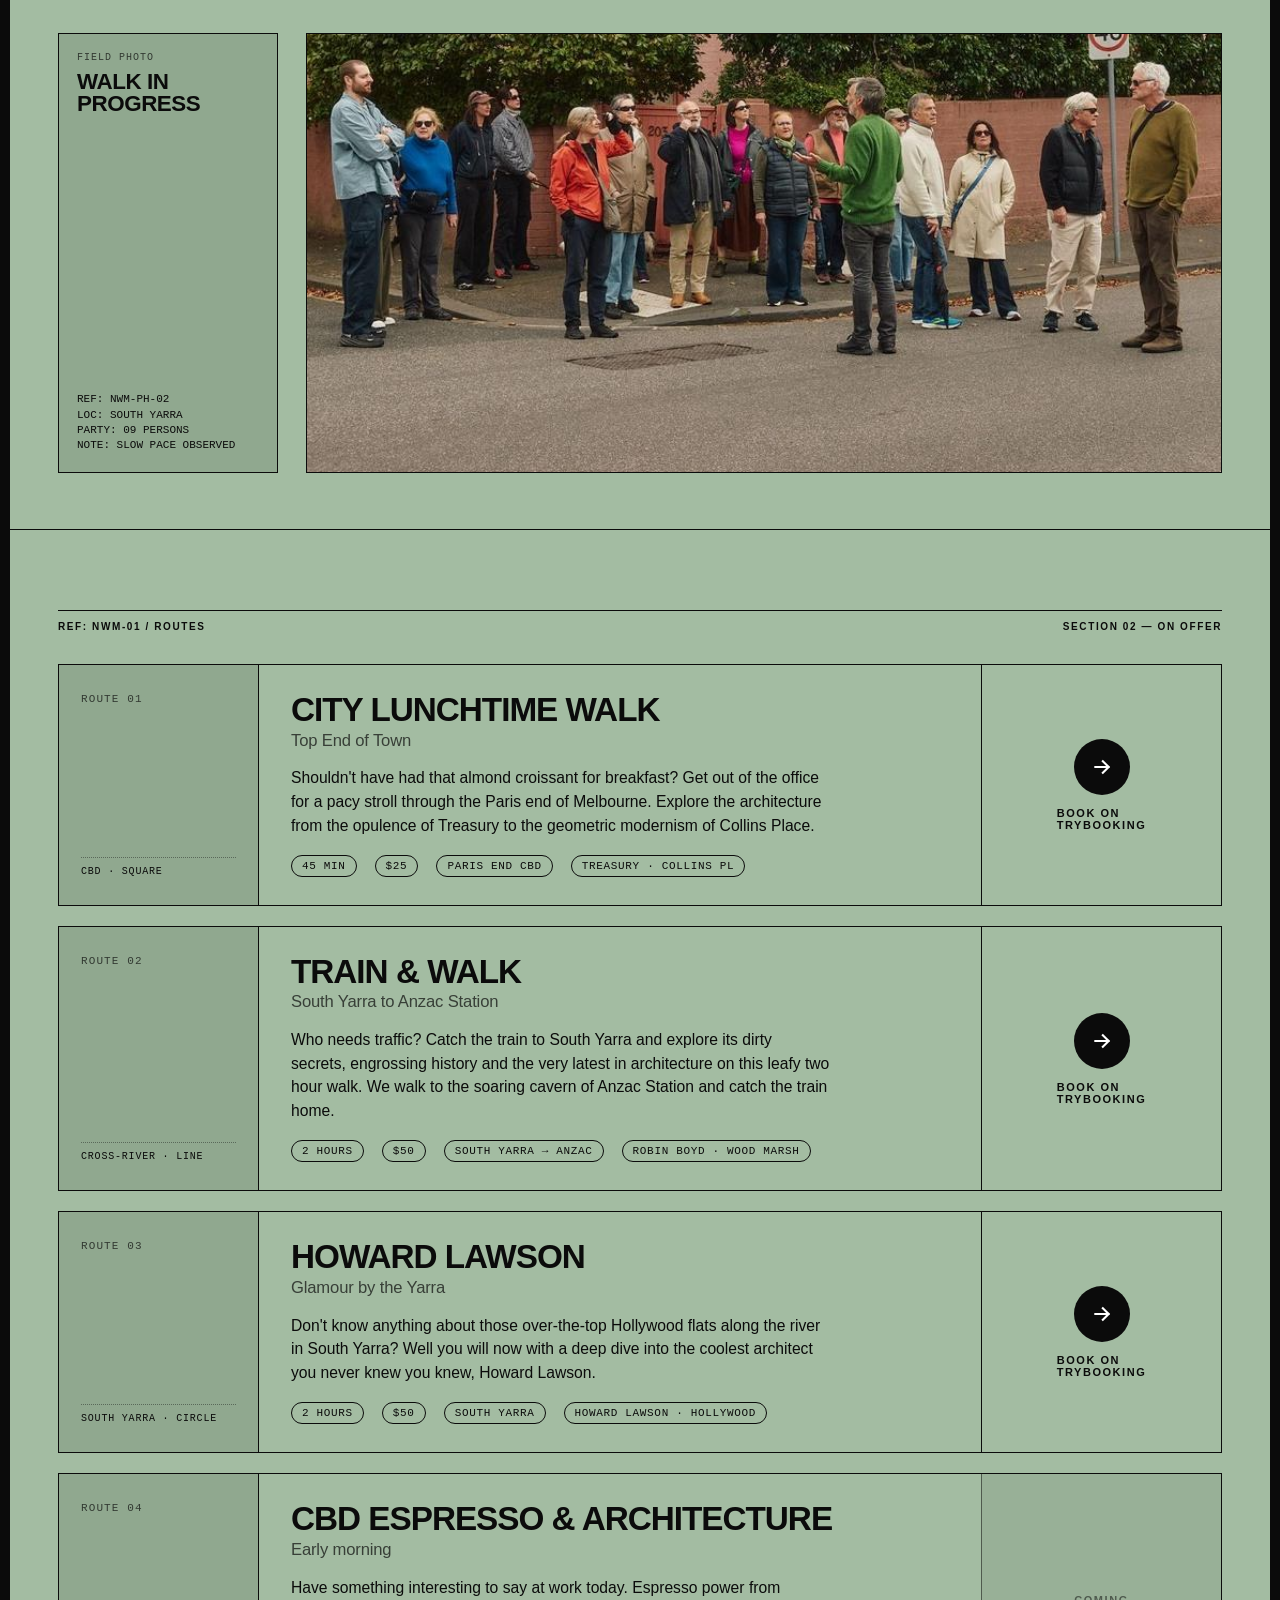
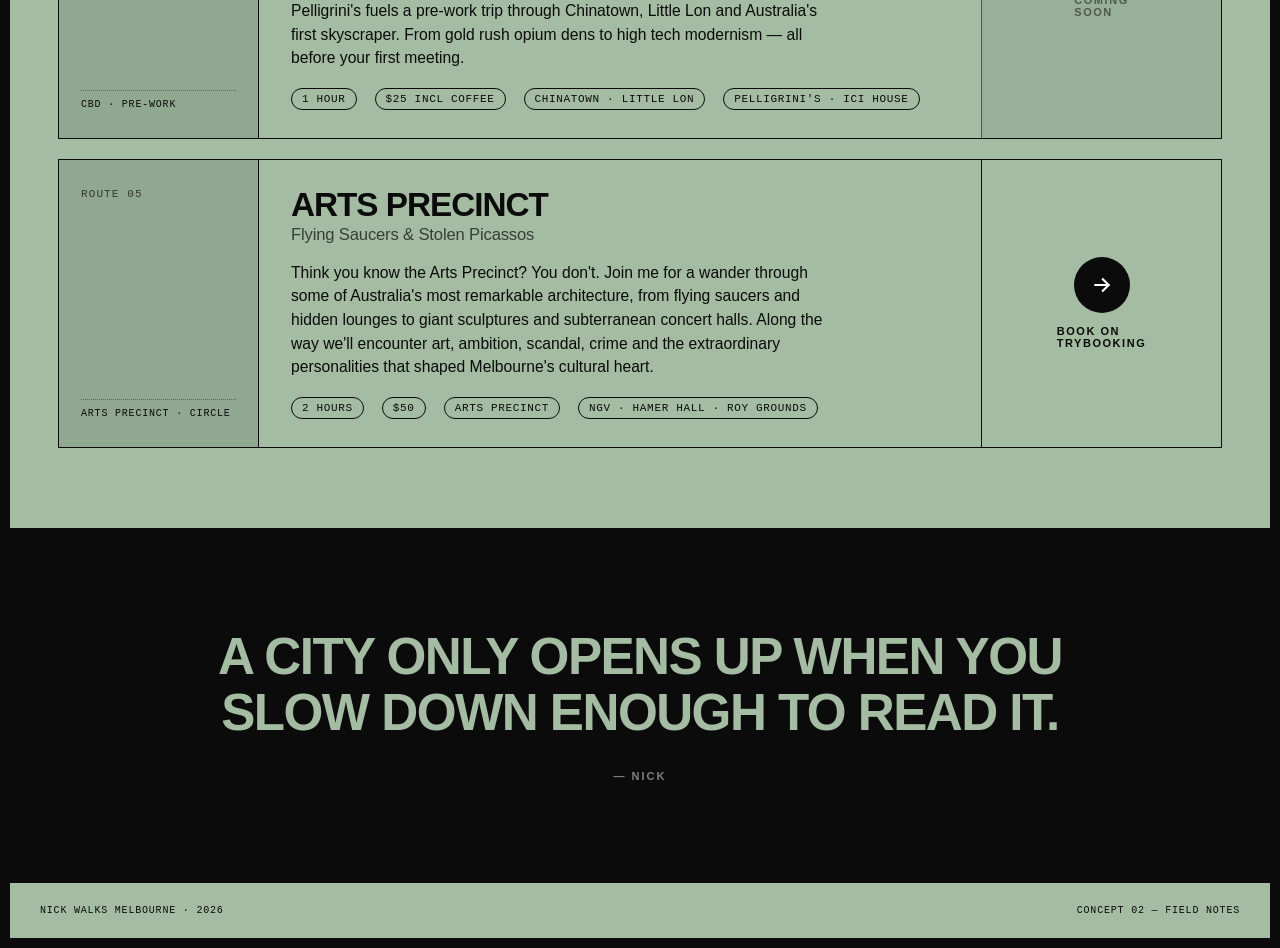
<file: concept-2/index.html>
<!doctype html>
<html lang="en">
<head>
  <meta charset="utf-8" />
  <meta name="viewport" content="width=device-width, initial-scale=1" />
  <meta name="robots" content="noindex" />
  <title>Nick Walks Melbourne</title>
  <meta name="description" content="Route briefings from Nick Heydon. Two walks across Melbourne." />
  <style>
    :root {
      --sage: #a3bca2;
      --sage-dark: #90a88f;
      --sage-light: #b6cdb5;
      --ink: #0b0b0b;
    }
    * { box-sizing: border-box; margin: 0; padding: 0; }
    html, body {
      background: var(--ink);
      color: var(--ink);
      font-family: 'Helvetica Neue', Helvetica, Arial, sans-serif;
      -webkit-font-smoothing: antialiased;
    }
    ::selection { background: var(--ink); color: var(--sage); }

    body {
      position: relative;
    }
    .noise {
      position: fixed;
      inset: 0;
      background-image: url("data:image/svg+xml,%3Csvg viewBox='0 0 200 200' xmlns='http://www.w3.org/2000/svg'%3E%3Cfilter id='n'%3E%3CfeTurbulence type='fractalNoise' baseFrequency='0.85' numOctaves='3' stitchTiles='stitch'/%3E%3C/filter%3E%3Crect width='100%25' height='100%25' filter='url(%23n)'/%3E%3C/svg%3E");
      opacity: 0.11;
      mix-blend-mode: multiply;
      pointer-events: none;
      z-index: 999;
    }

    .back {
      position: fixed;
      top: 24px;
      left: 50%;
      transform: translateX(-50%);
      z-index: 1000;
      font-size: 10px;
      font-weight: 700;
      letter-spacing: 0.18em;
      text-transform: uppercase;
      color: var(--sage);
      text-decoration: none;
      background: var(--ink);
      padding: 8px 16px;
      border: 1px solid var(--sage);
      border-radius: 999px;
    }
    .back:hover { background: var(--sage); color: var(--ink); }

    /* HERO PANEL — Mainframe grid */
    .panel {
      display: grid;
      width: calc(100vw - 20px);
      height: calc(100vh - 20px);
      min-height: 720px;
      margin: 10px;
      grid-template-columns: 320px 1fr 280px;
      grid-template-rows: 55px 1fr 140px;
      gap: 1.5px;
      background: var(--ink);
      border: 1.5px solid var(--ink);
      position: relative;
    }
    .cell { background: var(--sage); position: relative; overflow: hidden; }

    .h-logo {
      grid-column: 1; grid-row: 1;
      display: flex;
      align-items: center;
      padding-left: 18px;
      font-size: 22px;
      font-weight: 800;
      letter-spacing: -0.04em;
    }
    .h-logo .star { display: inline-block; margin: 0 0.4em; transform: translateY(2px); }
    .h-meta {
      grid-column: 2; grid-row: 1;
      display: flex;
      align-items: center;
      padding: 0 20px;
      font-size: 10px;
      font-weight: 600;
      letter-spacing: 0.06em;
      text-transform: uppercase;
      line-height: 1.3;
    }
    .h-nav {
      grid-column: 3; grid-row: 1;
      display: flex;
      align-items: center;
      justify-content: space-between;
      padding: 0 14px;
      font-size: 11px;
      font-weight: 700;
      letter-spacing: 0.08em;
      text-transform: uppercase;
    }
    .nav-item {
      display: flex;
      align-items: center;
      gap: 8px;
      padding: 4px 10px 4px 4px;
      border-radius: 999px;
      cursor: pointer;
    }
    .nav-item:hover { background: var(--sage-dark); }
    .circle-icon {
      width: 22px; height: 22px;
      background: var(--ink);
      border-radius: 50%;
      display: inline-flex;
      align-items: center;
      justify-content: center;
    }
    .circle-icon svg { width: 11px; height: 11px; }

    /* sidebar left */
    .sidebar {
      grid-column: 1;
      grid-row: 2 / 4;
      padding: 22px;
      display: flex;
      flex-direction: column;
      justify-content: space-between;
    }
    .status-pill {
      display: inline-flex;
      align-items: center;
      gap: 8px;
      border: 1px solid var(--ink);
      border-radius: 50px;
      padding: 5px 12px;
      font-size: 10px;
      font-weight: 700;
      letter-spacing: 0.06em;
      text-transform: uppercase;
      margin-bottom: 36px;
      width: fit-content;
    }
    .status-dot {
      width: 7px; height: 7px;
      background: var(--ink);
      border-radius: 50%;
      animation: blink 1.6s infinite;
    }
    @keyframes blink { 0%, 100% { opacity: 1 } 50% { opacity: 0.2 } }

    .brief-label {
      font-size: 10px;
      font-weight: 700;
      letter-spacing: 0.08em;
      text-transform: uppercase;
      border-bottom: 1px solid var(--ink);
      padding-bottom: 5px;
      margin-bottom: 12px;
    }
    .brief-text {
      font-size: 15px;
      line-height: 1.35;
      font-weight: 500;
      letter-spacing: -0.01em;
      text-transform: uppercase;
    }
    .sys-data {
      font-family: 'Courier New', monospace;
      font-size: 10px;
      line-height: 1.6;
      opacity: 0.85;
      margin-top: 32px;
    }
    .sys-row {
      display: flex;
      justify-content: space-between;
      border-bottom: 1px dotted rgba(11,11,11,0.3);
      margin-bottom: 4px;
      padding-bottom: 2px;
    }

    /* canvas pane */
    .canvas-pane {
      grid-column: 2 / 4;
      grid-row: 2;
      position: relative;
    }
    .reg {
      position: absolute;
      width: 15px;
      height: 15px;
      z-index: 5;
    }
    .reg::before, .reg::after {
      content: ""; position: absolute; background: var(--ink);
    }
    .reg::before { width: 100%; height: 1px; top: 7px; }
    .reg::after { width: 1px; height: 100%; left: 7px; }
    .reg.tl { top: 15px; left: 15px; }
    .reg.tr { top: 15px; right: 15px; }
    .reg.bl { bottom: 15px; left: 15px; }
    .reg.br { bottom: 15px; right: 15px; }

    .bg-typo {
      position: absolute;
      top: 24px;
      left: 24px;
      right: 24px;
      font-size: clamp(2.4rem, 7vw, 7.5rem);
      line-height: 0.88;
      font-weight: 800;
      letter-spacing: -0.05em;
      color: var(--ink);
      opacity: 0.42;
      mix-blend-mode: color-burn;
      pointer-events: none;
      z-index: 1;
      text-transform: uppercase;
    }
    .bg-typo .l2 { margin-left: 4vw; }
    .bg-typo .l3 { margin-left: -1vw; }

    .date-stamp {
      position: absolute;
      bottom: 18px;
      left: 24px;
      font-family: 'Courier New', monospace;
      font-size: 11px;
      letter-spacing: 0.14em;
      text-transform: uppercase;
      font-weight: 700;
      z-index: 2;
      color: var(--ink);
      opacity: 0.7;
    }

    .route-canvas {
      position: absolute;
      inset: 0;
      z-index: 3;
    }
    .route-canvas svg { width: 100%; height: 100%; }

    /* CTA pane */
    .cta {
      grid-column: 2 / 4;
      grid-row: 3;
      display: flex;
      align-items: center;
      justify-content: space-between;
      padding: 0 36px;
      cursor: pointer;
      transition: none;
    }
    .cta:hover { background: var(--ink); }
    .cta:hover .cta-text, .cta:hover .cta-sub { color: var(--sage); }
    .cta:hover .cta-arrow { background: var(--sage); }
    .cta:hover .cta-arrow svg path { stroke: var(--ink); }
    .cta-text {
      font-size: 3.6vw;
      font-weight: 800;
      letter-spacing: -0.04em;
      text-transform: uppercase;
      color: var(--ink);
    }
    .cta-sub {
      font-size: 11px;
      font-weight: 700;
      letter-spacing: 0.1em;
      text-transform: uppercase;
      opacity: 0.7;
      color: var(--ink);
      margin-top: 4px;
    }
    .cta-arrow {
      width: 56px; height: 56px;
      background: var(--ink);
      border-radius: 50%;
      display: flex;
      align-items: center;
      justify-content: center;
    }
    .cta-arrow svg { width: 22px; height: 22px; }

    /* SECTIONS BELOW HERO — same dossier language */
    .section {
      margin: 1.5px 10px 0;
      background: var(--sage);
      padding: 80px 48px;
      position: relative;
    }

    .about-grid {
      display: grid;
      grid-template-columns: 1fr 380px;
      gap: 64px;
      max-width: 1200px;
      margin: 0 auto;
      align-items: start;
    }
    .section-label {
      font-size: 10px;
      font-weight: 700;
      letter-spacing: 0.16em;
      text-transform: uppercase;
      border-top: 1.5px solid var(--ink);
      padding-top: 10px;
      margin-bottom: 32px;
      display: flex;
      justify-content: space-between;
    }
    .about h2 {
      font-size: clamp(2rem, 4vw, 3.4rem);
      font-weight: 800;
      letter-spacing: -0.03em;
      line-height: 1;
      text-transform: uppercase;
      margin-bottom: 28px;
    }
    .about p {
      font-size: 1.05rem;
      line-height: 1.55;
      max-width: 560px;
      font-weight: 500;
      margin-bottom: 1rem;
    }
    .about .signoff {
      font-weight: 700;
      font-size: 1.1rem;
      letter-spacing: -0.01em;
      margin-top: 1.4rem;
      text-transform: uppercase;
      opacity: 0.75;
    }
    .portrait {
      aspect-ratio: 4/5;
      background: var(--sage-dark);
      border: 1.5px solid var(--ink);
      position: relative;
      overflow: hidden;
    }
    .portrait img {
      width: 100%;
      height: 100%;
      object-fit: cover;
      display: block;
    }
    .portrait-label {
      position: absolute;
      bottom: 10px;
      left: 10px;
      font-family: 'Courier New', monospace;
      font-size: 10px;
      letter-spacing: 0.08em;
      text-transform: uppercase;
      z-index: 2;
      background: var(--sage);
      color: var(--ink);
      padding: 4px 8px;
      border: 1px solid var(--ink);
    }
    .portrait .reg-corner {
      position: absolute;
      width: 12px; height: 12px;
      z-index: 3;
    }
    .portrait .reg-corner::before, .portrait .reg-corner::after {
      content: ""; position: absolute; background: var(--sage);
    }
    .portrait .reg-corner::before { width: 100%; height: 1px; top: 5px; }
    .portrait .reg-corner::after { width: 1px; height: 100%; left: 5px; }
    .portrait .reg-corner.tl { top: 8px; left: 8px; }
    .portrait .reg-corner.tr { top: 8px; right: 8px; }

    /* DOSSIER STRIP */
    .strip {
      margin: 1.5px 10px 0;
      background: var(--sage);
      padding: 56px 48px;
    }
    .strip-grid {
      max-width: 1200px;
      margin: 0 auto;
      display: grid;
      grid-template-columns: 220px 1fr;
      gap: 28px;
      align-items: stretch;
    }
    .strip-meta {
      border: 1.5px solid var(--ink);
      padding: 18px;
      display: flex;
      flex-direction: column;
      justify-content: space-between;
      background: var(--sage-dark);
    }
    .strip-meta .lbl {
      font-family: 'Courier New', monospace;
      font-size: 10px;
      letter-spacing: 0.1em;
      text-transform: uppercase;
      opacity: 0.7;
    }
    .strip-meta .ttl {
      font-family: 'Helvetica Neue', sans-serif;
      font-weight: 800;
      font-size: 1.4rem;
      line-height: 1;
      letter-spacing: -0.02em;
      text-transform: uppercase;
      margin-top: 8px;
    }
    .strip-meta .cap {
      font-family: 'Courier New', monospace;
      font-size: 11px;
      line-height: 1.4;
      margin-top: 18px;
    }
    .strip figure {
      position: relative;
      border: 1.5px solid var(--ink);
      overflow: hidden;
      background: var(--sage-dark);
    }
    .strip img {
      display: block;
      width: 100%;
      height: 100%;
      object-fit: cover;
      max-height: 460px;
    }

    /* WALKS */
    .walks-grid {
      max-width: 1200px;
      margin: 0 auto;
      display: grid;
      gap: 20px;
    }
    .walk-row {
      display: grid;
      grid-template-columns: 200px 1fr 240px;
      gap: 0;
      border: 1.5px solid var(--ink);
      background: var(--sage);
    }
    .walk-id {
      padding: 28px 22px;
      border-right: 1.5px solid var(--ink);
      display: flex;
      flex-direction: column;
      justify-content: space-between;
      background: var(--sage-dark);
    }
    .walk-id .num {
      font-family: 'Courier New', monospace;
      font-size: 11px;
      letter-spacing: 0.1em;
      text-transform: uppercase;
      opacity: 0.7;
    }
    .walk-id .tag {
      font-family: 'Courier New', monospace;
      font-size: 10px;
      letter-spacing: 0.08em;
      text-transform: uppercase;
      border-top: 1px dotted rgba(11,11,11,0.4);
      padding-top: 8px;
      margin-top: 12px;
    }
    .walk-body {
      padding: 28px 32px;
    }
    .walk-body h3 {
      font-size: clamp(1.6rem, 2.6vw, 2.4rem);
      font-weight: 800;
      letter-spacing: -0.03em;
      line-height: 1;
      text-transform: uppercase;
      margin-bottom: 4px;
    }
    .walk-body .walk-subtitle {
      font-size: clamp(0.9rem, 1.3vw, 1.2rem);
      font-weight: 500;
      letter-spacing: -0.01em;
      line-height: 1.2;
      text-transform: none;
      margin-bottom: 16px;
      opacity: 0.7;
    }
    .walk-body p {
      font-size: 0.98rem;
      line-height: 1.5;
      font-weight: 500;
      max-width: 540px;
      margin-bottom: 18px;
    }
    .stats {
      display: flex;
      gap: 18px;
      flex-wrap: wrap;
      font-family: 'Courier New', monospace;
      font-size: 11px;
      letter-spacing: 0.06em;
      text-transform: uppercase;
    }
    .stats span {
      border: 1px solid var(--ink);
      padding: 4px 10px;
      border-radius: 999px;
    }
    .walk-cta {
      border-left: 1.5px solid var(--ink);
      display: flex;
      flex-direction: column;
      align-items: center;
      justify-content: center;
      gap: 12px;
      padding: 28px 16px;
      text-decoration: none;
      color: var(--ink);
      transition: background 0s;
    }
    .walk-cta:hover { background: var(--ink); color: var(--sage); }
    .walk-cta:hover .arrow { background: var(--sage); }
    .walk-cta:hover .arrow svg path { stroke: var(--ink); }
    .walk-cta.disabled { background: var(--sage-dark); opacity: 0.55; cursor: not-allowed; }
    .walk-cta.disabled:hover { background: var(--sage-dark); color: var(--ink); }
    .walk-cta .arrow {
      width: 56px; height: 56px;
      background: var(--ink);
      border-radius: 50%;
      display: flex;
      align-items: center;
      justify-content: center;
    }
    .walk-cta .arrow svg { width: 20px; height: 20px; }
    .walk-cta .label {
      font-size: 11px;
      font-weight: 800;
      letter-spacing: 0.14em;
      text-transform: uppercase;
    }

    /* QUOTE PANEL */
    .quote-panel {
      margin: 1.5px 10px 0;
      background: var(--ink);
      color: var(--sage);
      padding: 100px 48px;
      text-align: center;
    }
    .quote-panel blockquote {
      font-size: clamp(1.8rem, 4vw, 3.4rem);
      font-weight: 800;
      letter-spacing: -0.03em;
      line-height: 1.1;
      max-width: 900px;
      margin: 0 auto;
      text-transform: uppercase;
    }
    .quote-panel cite {
      display: block;
      font-style: normal;
      margin-top: 28px;
      font-size: 11px;
      font-weight: 700;
      letter-spacing: 0.18em;
      text-transform: uppercase;
      opacity: 0.7;
    }

    footer {
      margin: 1.5px 10px 10px;
      background: var(--sage);
      padding: 22px 30px;
      display: flex;
      justify-content: space-between;
      align-items: center;
      font-family: 'Courier New', monospace;
      font-size: 10px;
      letter-spacing: 0.08em;
      text-transform: uppercase;
    }

    @media (max-width: 1024px) {
      .panel {
        grid-template-columns: 1fr;
        grid-template-rows: 55px auto auto auto;
        height: auto;
      }
      .h-meta, .h-nav { display: none; }
      .sidebar { grid-column: 1; grid-row: 2; }
      .canvas-pane { grid-column: 1; grid-row: 3; min-height: 60vh; }
      .cta { grid-column: 1; grid-row: 4; padding: 24px; }
      .cta-text { font-size: 9vw; }
      .about-grid { grid-template-columns: 1fr; }
      .walk-row { grid-template-columns: 1fr; }
      .walk-id, .walk-cta { border-right: none; border-bottom: 1.5px solid var(--ink); border-left: none; }
      .section { padding: 60px 24px; }
    }
  </style>
</head>
<body>
  <div class="noise"></div>
  <a href="/" class="back">← Concepts</a>

  <section class="panel">
    <div class="cell h-logo">
      N<span class="star">✦</span>W<span class="star">✦</span>M
    </div>
    <div class="cell h-meta">
      NICK WALKS MELBOURNE<br />ROUTE BRIEFINGS // EDITION 01
    </div>
    <div class="cell h-nav">
      <div class="nav-item">
        <div class="circle-icon">
          <svg viewBox="0 0 24 24" fill="none"><path d="M4 12H20M20 12L13 5M20 12L13 19" stroke="white" stroke-width="2.5" stroke-linecap="square"/></svg>
        </div>
        Walks
      </div>
      <div class="nav-item">
        <div class="circle-icon">
          <svg viewBox="0 0 24 24" fill="none"><path d="M4 12H20M20 12L13 5M20 12L13 19" stroke="white" stroke-width="2.5" stroke-linecap="square"/></svg>
        </div>
        Book
      </div>
    </div>

    <div class="cell sidebar">
      <div>
        <div class="status-pill">
          <span class="status-dot"></span>
          Next walk · Tue 12:30 · Available
        </div>
        <div>
          <span class="brief-label">Ref: NWM-01 / Brief</span>
          <div class="brief-text">
            Melbourne rewards curiosity. With architectural guide Nick Heydon.
          </div>
        </div>
      </div>
      <div class="sys-data">
        <div class="sys-row"><span>LAT</span><span>37°48'49"S</span></div>
        <div class="sys-row"><span>LON</span><span>144°57'47"E</span></div>
        <div class="sys-row"><span>NODE</span><span>CBD.01</span></div>
        <div class="sys-row"><span>PACE</span><span>4.2 KM/H</span></div>
        <div class="sys-row"><span>WX</span><span>FAIR · 17°C</span></div>
      </div>
    </div>

    <div class="cell canvas-pane">
      <span class="reg tl"></span>
      <span class="reg tr"></span>
      <span class="reg bl"></span>
      <span class="reg br"></span>

      <div class="bg-typo">
        <div>MELBOURNE</div>
        <div class="l2">ON FOOT</div>
        <div class="l3">SLOWLY</div>
      </div>

      <div class="date-stamp">2026 / EDITION 01</div>

      <div class="route-canvas">
        <svg viewBox="0 0 1200 600" preserveAspectRatio="none">
          <defs>
            <pattern id="grid" width="40" height="40" patternUnits="userSpaceOnUse">
              <path d="M 40 0 L 0 0 0 40" fill="none" stroke="rgba(11,11,11,0.08)" stroke-width="1"/>
            </pattern>
          </defs>
          <rect width="100%" height="100%" fill="url(#grid)"/>
          <!-- Walk 01 — short loop -->
          <path d="M 680 340 Q 740 280 820 290 T 920 230 T 940 320 T 820 360 T 700 360 Z" fill="none" stroke="#0b0b0b" stroke-width="2.5" stroke-dasharray="6 6"/>
          <circle cx="680" cy="340" r="7" fill="#0b0b0b"/>
          <text x="700" y="380" font-family="Courier New, monospace" font-size="11" fill="#0b0b0b" font-weight="700">01 · LUNCH LOOP</text>
          <!-- Walk 02 — long line -->
          <path d="M 180 460 Q 320 380 460 420 T 760 340 T 1040 220" fill="none" stroke="#0b0b0b" stroke-width="3"/>
          <circle cx="180" cy="460" r="7" fill="#0b0b0b"/>
          <circle cx="1040" cy="220" r="7" fill="#0b0b0b"/>
          <text x="200" y="486" font-family="Courier New, monospace" font-size="11" fill="#0b0b0b" font-weight="700">02 · STH YARRA → ANZAC</text>
        </svg>
      </div>
    </div>

    <div class="cell cta" onclick="document.getElementById('walks').scrollIntoView({behavior:'smooth'})">
      <div>
        <div class="cta-sub">Pick a walk</div>
        <div class="cta-text">Two routes available</div>
      </div>
      <div class="cta-arrow">
        <svg viewBox="0 0 24 24" fill="none"><path d="M4 12H20M20 12L13 5M20 12L13 19" stroke="white" stroke-width="2.5" stroke-linecap="square"/></svg>
      </div>
    </div>
  </section>

  <section class="section about">
    <div class="about-grid">
      <div>
        <div class="section-label">
          <span>Ref: NWM-01 / Operator</span>
          <span>Section 01</span>
        </div>
        <h2>Melbourne is one<br />of the world's great cities.</h2>
        <p>I absolutely love exploring what makes it special.</p>
        <p>Join me as we uncover extraordinary buildings, fascinating characters and the big ideas that shaped the city around us. You'll learn how to spot a Modernist masterpiece, understand the stories hidden within our streets and discover details you've probably walked past hundreds of times without noticing.</p>
        <p>Once you know what you're looking at, the whole city comes alive.</p>
        <p class="signoff">— Nick</p>
      </div>
      <div class="portrait">
        <span class="reg-corner tl"></span>
        <span class="reg-corner tr"></span>
        <img src="../preferredphoto1.jpg" alt="Nick Heydon" />
        <span class="portrait-label">N. Heydon // 01</span>
      </div>
    </div>
  </section>

  <section class="strip">
    <div class="strip-grid">
      <div class="strip-meta">
        <div>
          <div class="lbl">Field photo</div>
          <div class="ttl">Walk in progress</div>
        </div>
        <div class="cap">
          REF: NWM-PH-02<br/>
          LOC: SOUTH YARRA<br/>
          PARTY: 09 PERSONS<br/>
          NOTE: SLOW PACE OBSERVED
        </div>
      </div>
      <figure>
        <img src="../preferredphoto2.jpg" alt="A walk in progress" />
      </figure>
    </div>
  </section>

  <section class="section" id="walks">
    <div class="about-grid" style="grid-template-columns: 1fr;">
      <div class="section-label">
        <span>Ref: NWM-01 / Routes</span>
        <span>Section 02 — On offer</span>
      </div>
    </div>

    <div class="walks-grid">
      <div class="walk-row">
        <div class="walk-id">
          <div class="num">Route 01</div>
          <div class="tag">CBD · Square</div>
        </div>
        <div class="walk-body">
          <h3>City Lunchtime Walk</h3>
          <div class="walk-subtitle">Top End of Town</div>
          <p>Shouldn't have had that almond croissant for breakfast? Get out of the office for a pacy stroll through the Paris end of Melbourne. Explore the architecture from the opulence of Treasury to the geometric modernism of Collins Place.</p>
          <div class="stats">
            <span>45 min</span>
            <span>$25</span>
            <span>Paris end CBD</span>
            <span>Treasury · Collins Pl</span>
          </div>
        </div>
        <a class="walk-cta" href="https://www.trybooking.com/DPCPF" target="_blank" rel="noopener">
          <div class="arrow">
            <svg viewBox="0 0 24 24" fill="none"><path d="M4 12H20M20 12L13 5M20 12L13 19" stroke="white" stroke-width="2.5" stroke-linecap="square"/></svg>
          </div>
          <div class="label">Book on<br />TryBooking</div>
        </a>
      </div>

      <div class="walk-row">
        <div class="walk-id">
          <div class="num">Route 02</div>
          <div class="tag">Cross-river · Line</div>
        </div>
        <div class="walk-body">
          <h3>Train &amp; Walk</h3>
          <div class="walk-subtitle">South Yarra to Anzac Station</div>
          <p>Who needs traffic? Catch the train to South Yarra and explore its dirty secrets, engrossing history and the very latest in architecture on this leafy two hour walk. We walk to the soaring cavern of Anzac Station and catch the train home.</p>
          <div class="stats">
            <span>2 hours</span>
            <span>$50</span>
            <span>South Yarra → Anzac</span>
            <span>Robin Boyd · Wood Marsh</span>
          </div>
        </div>
        <a class="walk-cta" href="https://www.trybooking.com/DMWYX" target="_blank" rel="noopener">
          <div class="arrow">
            <svg viewBox="0 0 24 24" fill="none"><path d="M4 12H20M20 12L13 5M20 12L13 19" stroke="white" stroke-width="2.5" stroke-linecap="square"/></svg>
          </div>
          <div class="label">Book on<br />TryBooking</div>
        </a>
      </div>

      <div class="walk-row">
        <div class="walk-id">
          <div class="num">Route 03</div>
          <div class="tag">South Yarra · Circle</div>
        </div>
        <div class="walk-body">
          <h3>Howard Lawson</h3>
          <div class="walk-subtitle">Glamour by the Yarra</div>
          <p>Don't know anything about those over-the-top Hollywood flats along the river in South Yarra? Well you will now with a deep dive into the coolest architect you never knew you knew, Howard Lawson.</p>
          <div class="stats">
            <span>2 hours</span>
            <span>$50</span>
            <span>South Yarra</span>
            <span>Howard Lawson · Hollywood</span>
          </div>
        </div>
        <a class="walk-cta" href="https://www.trybooking.com/events/landing/1597379" target="_blank" rel="noopener">
          <div class="arrow">
            <svg viewBox="0 0 24 24" fill="none"><path d="M4 12H20M20 12L13 5M20 12L13 19" stroke="white" stroke-width="2.5" stroke-linecap="square"/></svg>
          </div>
          <div class="label">Book on<br />TryBooking</div>
        </a>
      </div>

      <div class="walk-row">
        <div class="walk-id">
          <div class="num">Route 04</div>
          <div class="tag">CBD · Pre-work</div>
        </div>
        <div class="walk-body">
          <h3>CBD Espresso &amp; Architecture</h3>
          <div class="walk-subtitle">Early morning</div>
          <p>Have something interesting to say at work today. Espresso power from Pelligrini's fuels a pre-work trip through Chinatown, Little Lon and Australia's first skyscraper. From gold rush opium dens to high tech modernism — all before your first meeting.</p>
          <div class="stats">
            <span>1 hour</span>
            <span>$25 incl coffee</span>
            <span>Chinatown · Little Lon</span>
            <span>Pelligrini's · ICI House</span>
          </div>
        </div>
        <span class="walk-cta disabled" aria-disabled="true">
          <div class="label">Coming<br />Soon</div>
        </span>
      </div>

      <div class="walk-row">
        <div class="walk-id">
          <div class="num">Route 05</div>
          <div class="tag">Arts Precinct · Circle</div>
        </div>
        <div class="walk-body">
          <h3>Arts Precinct</h3>
          <div class="walk-subtitle">Flying Saucers &amp; Stolen Picassos</div>
          <p>Think you know the Arts Precinct? You don't. Join me for a wander through some of Australia's most remarkable architecture, from flying saucers and hidden lounges to giant sculptures and subterranean concert halls. Along the way we'll encounter art, ambition, scandal, crime and the extraordinary personalities that shaped Melbourne's cultural heart.</p>
          <div class="stats">
            <span>2 hours</span>
            <span>$50</span>
            <span>Arts Precinct</span>
            <span>NGV · Hamer Hall · Roy Grounds</span>
          </div>
        </div>
        <a class="walk-cta" href="https://www.trybooking.com/DOMNY" target="_blank" rel="noopener">
          <div class="arrow">
            <svg viewBox="0 0 24 24" fill="none"><path d="M4 12H20M20 12L13 5M20 12L13 19" stroke="white" stroke-width="2.5" stroke-linecap="square"/></svg>
          </div>
          <div class="label">Book on<br />TryBooking</div>
        </a>
      </div>
    </div>
  </section>

  <section class="quote-panel">
    <blockquote>A city only opens up when you slow down enough to read it.</blockquote>
    <cite>— Nick</cite>
  </section>

  <footer>
    <span>Nick Walks Melbourne · 2026</span>
    <span>Concept 02 — Field Notes</span>
  </footer>
</body>
</html>
</file>
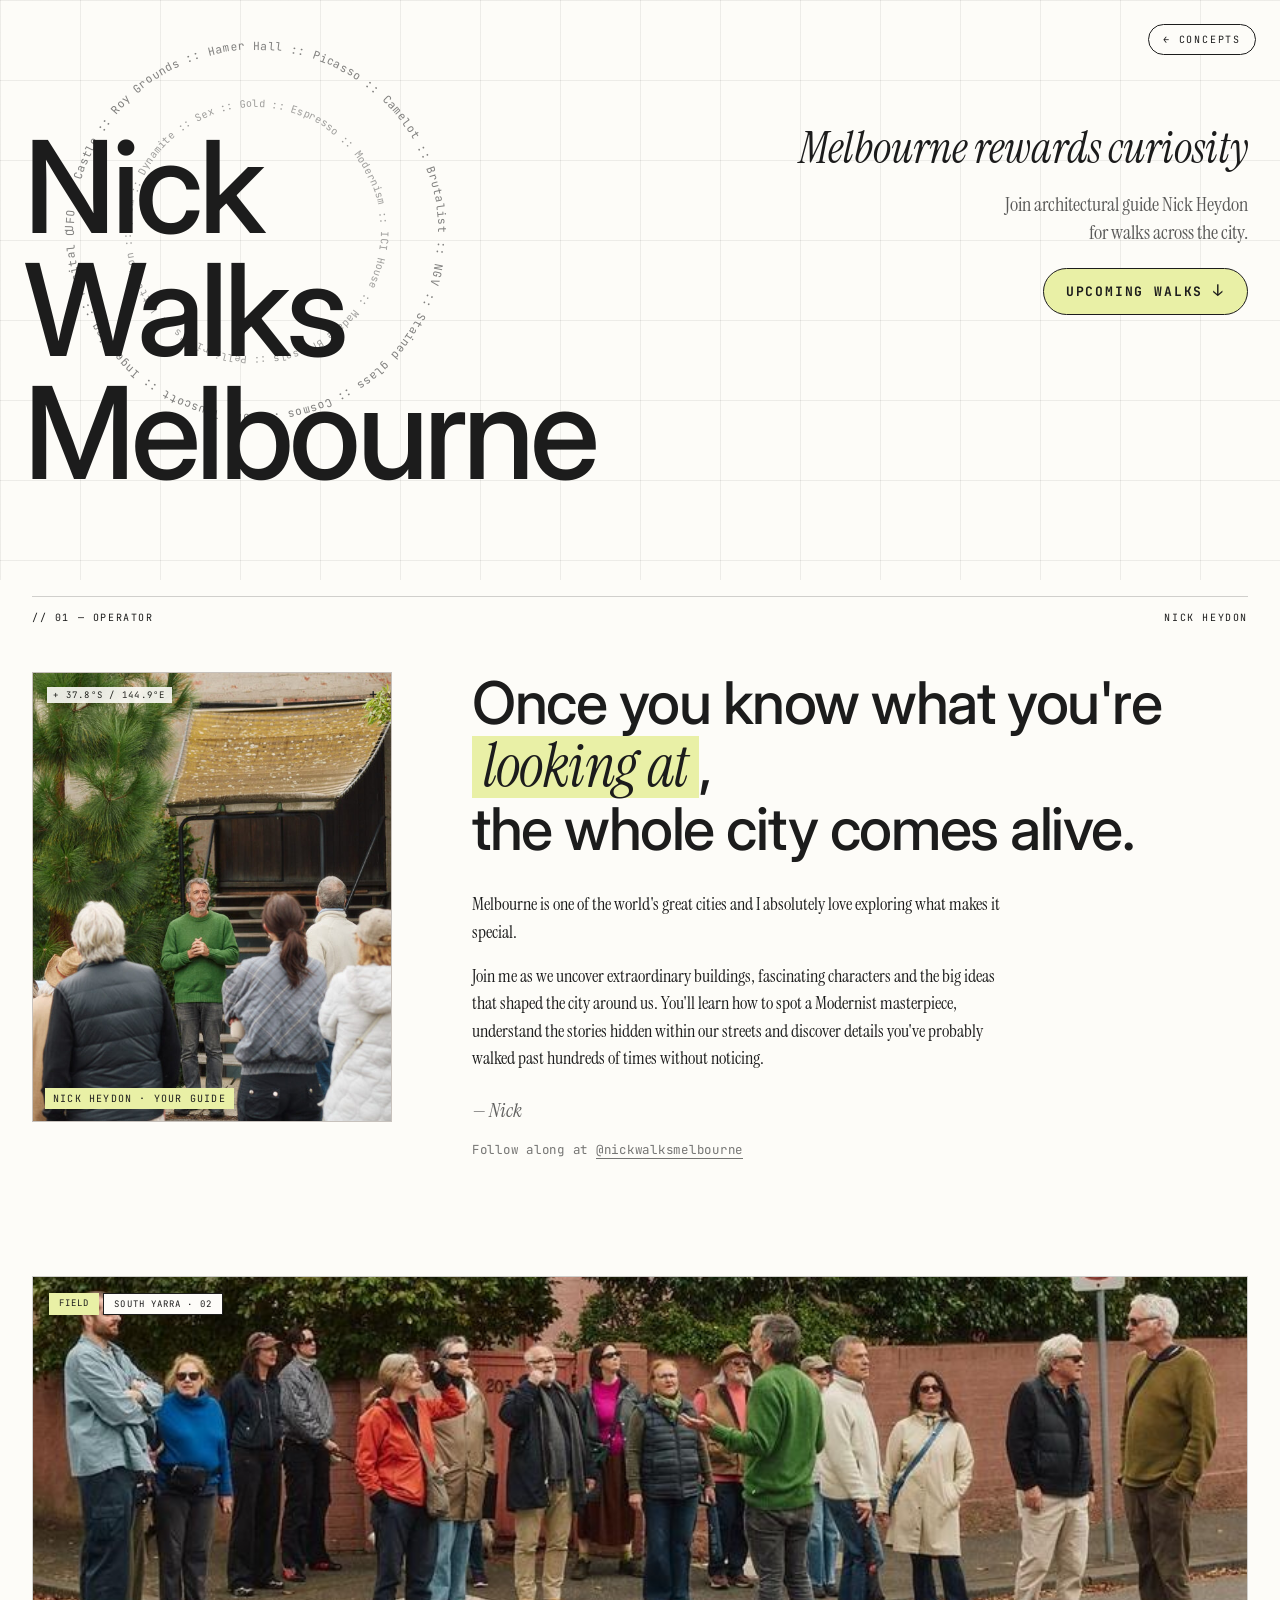
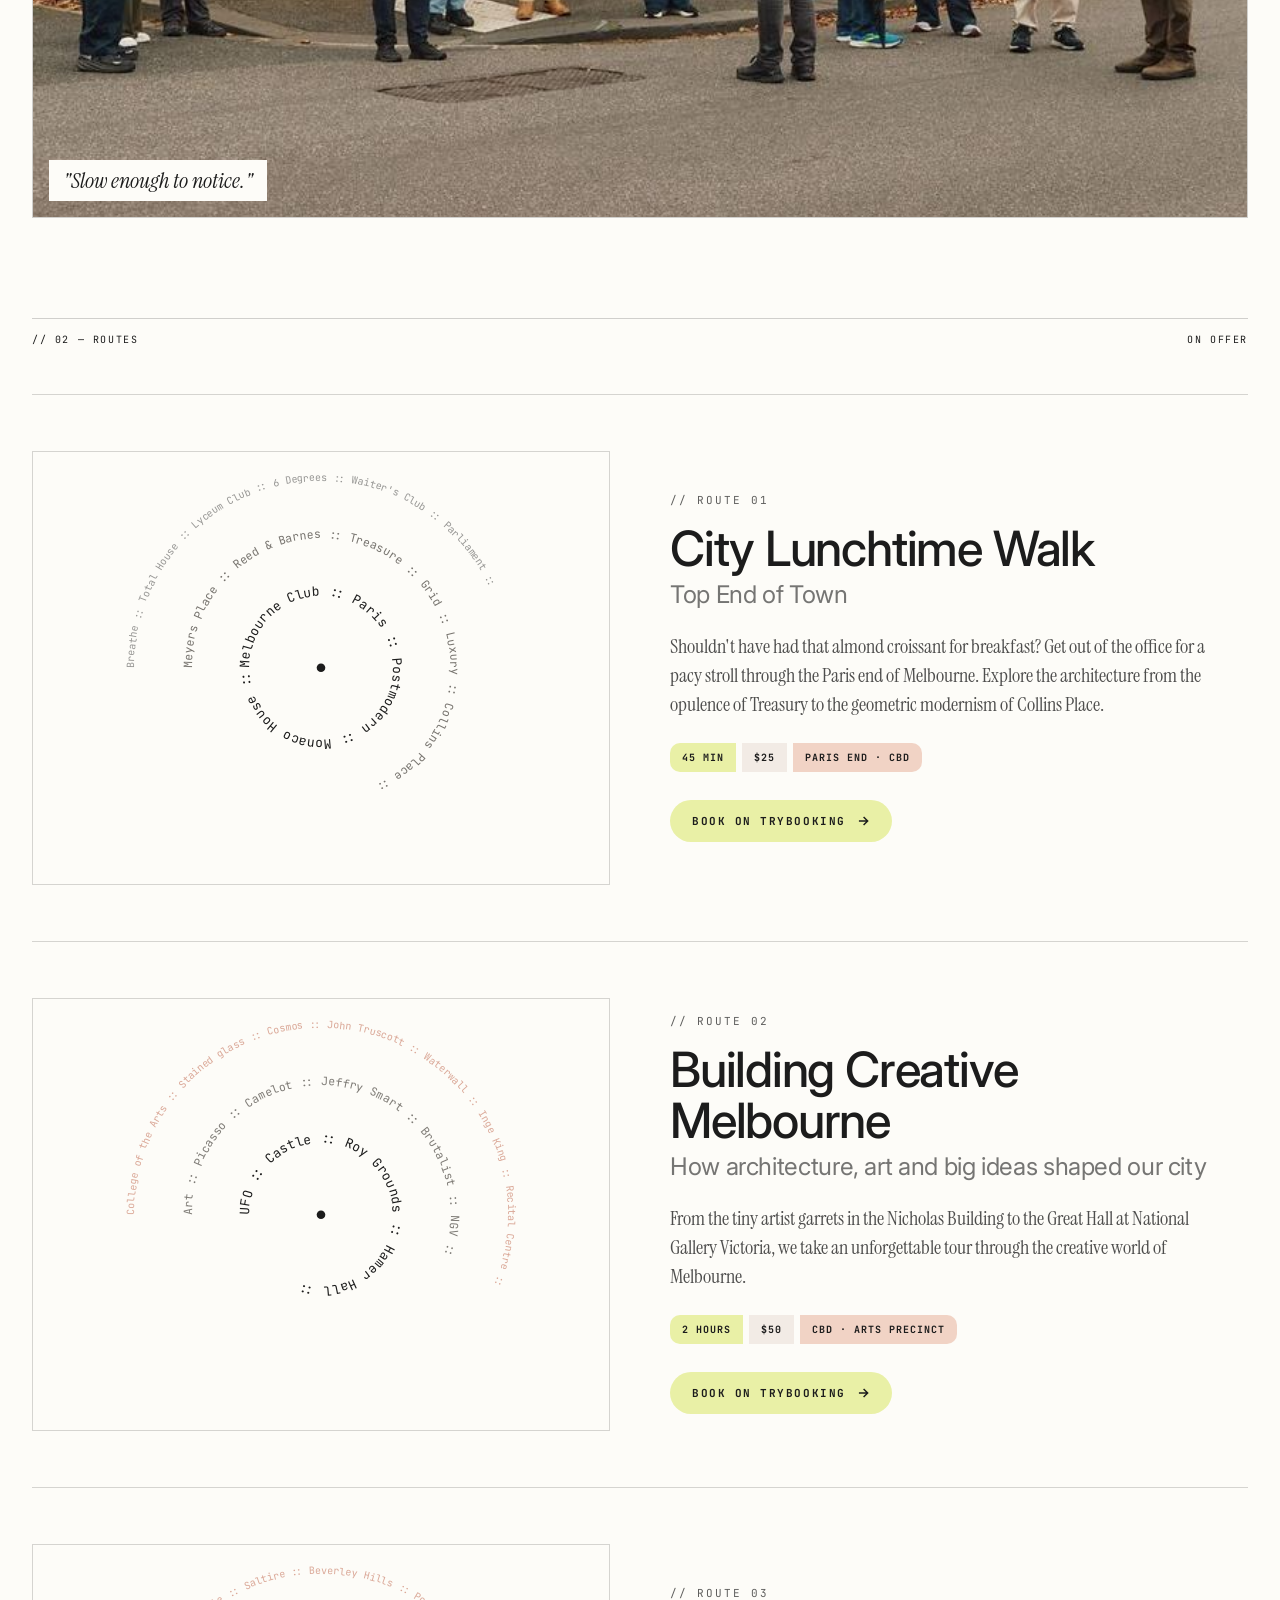
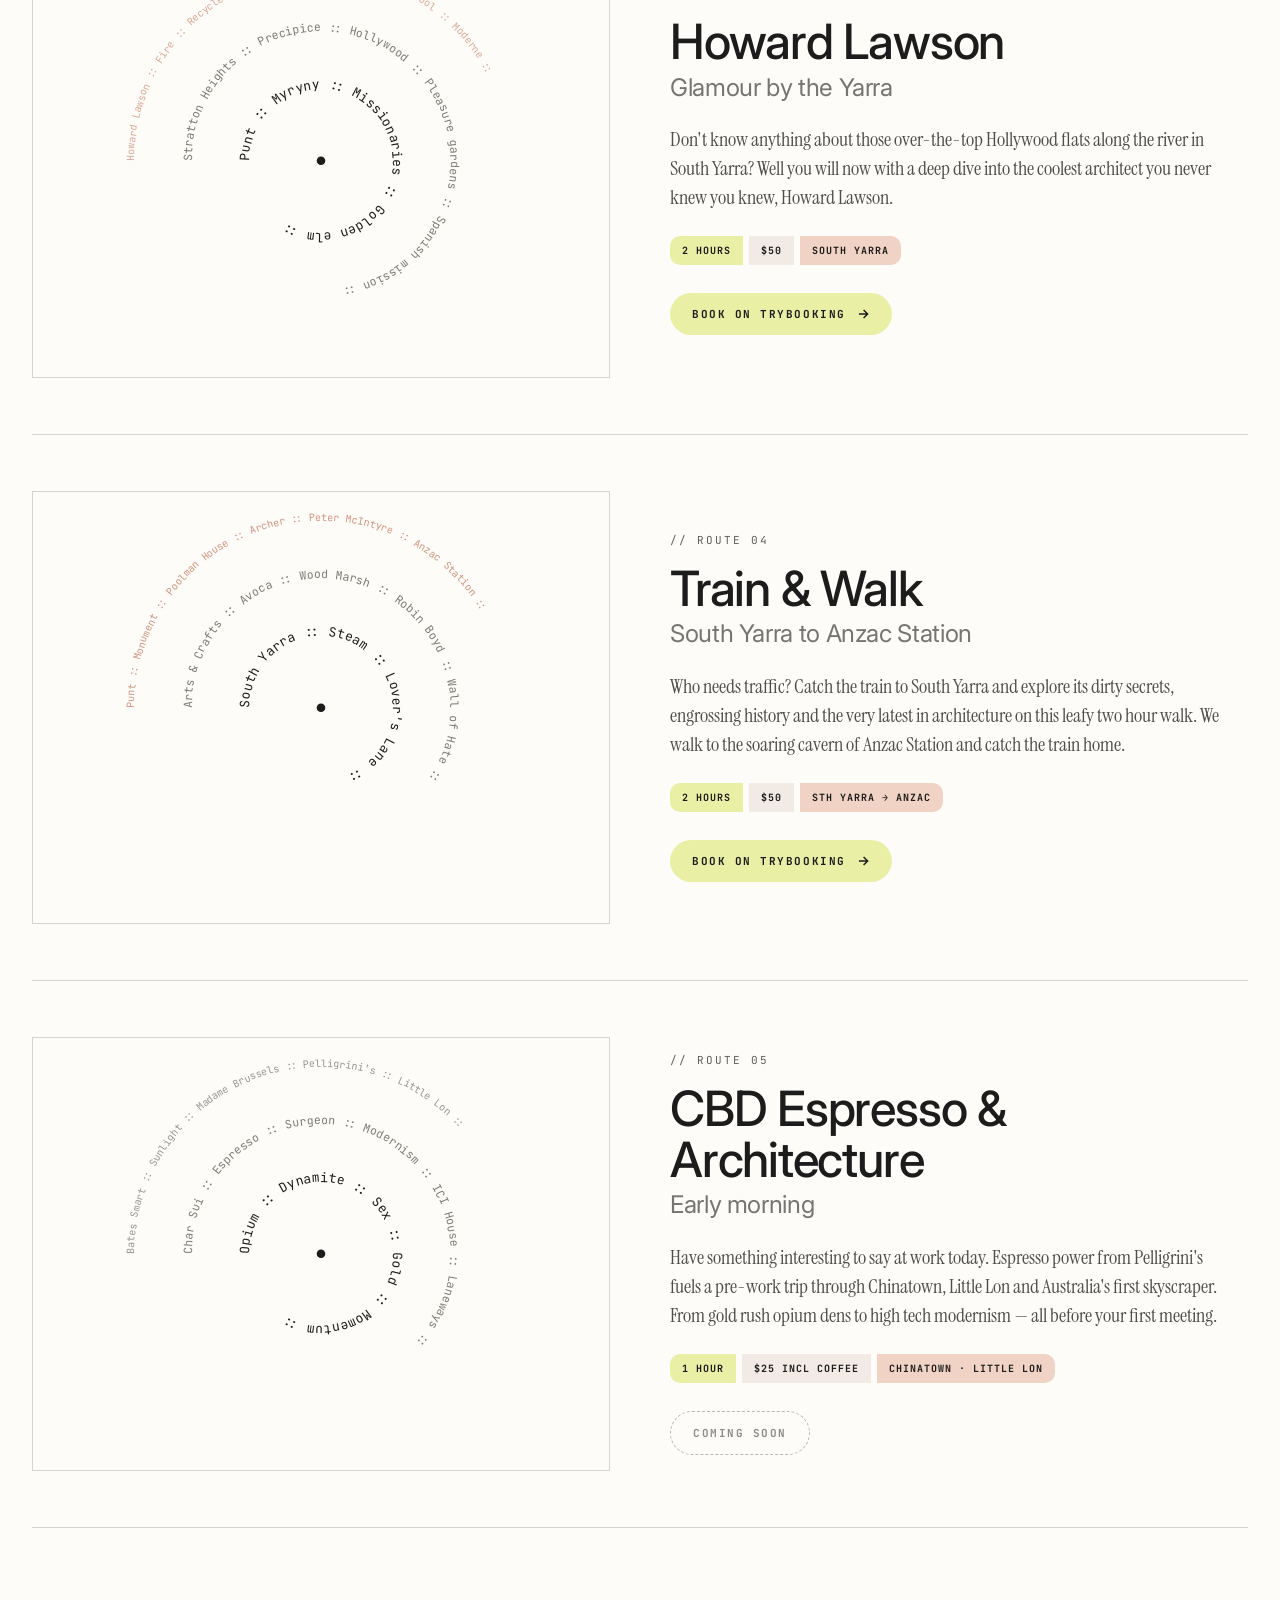
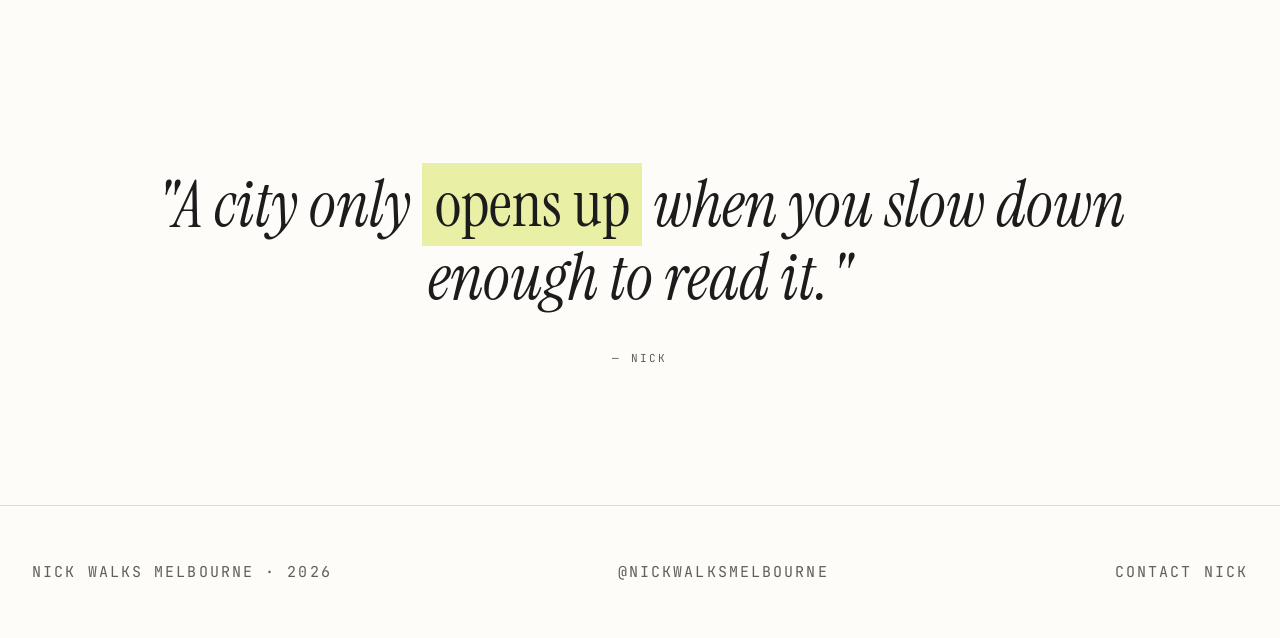
<file: concept-3/index.html>
<!doctype html>
<html lang="en">
<head>
  <meta charset="utf-8" />
  <meta name="viewport" content="width=device-width, initial-scale=1" />
  <meta name="robots" content="noindex" />
  <title>Nick Walks Melbourne</title>
  <meta name="description" content="Architectural walks across Melbourne with Nick Heydon." />
  <link rel="preconnect" href="https://fonts.googleapis.com" />
  <link rel="preconnect" href="https://fonts.gstatic.com" crossorigin />
  <link href="https://fonts.googleapis.com/css2?family=Inter:wght@500;700;800;900&family=Instrument+Serif:ital@0;1&family=JetBrains+Mono:wght@400;500;700&display=swap" rel="stylesheet" />
  <style>
    :root {
      --page: #fdfcf8;
      --ink: #1c1c1c;
      --lime: #e9f0a6;
      --cream: #f2ebe5;
      --peach: #f1d3c5;
      --forest: #2a7a40;
      --mono: 'JetBrains Mono', 'Courier New', monospace;
      --display: 'Inter', system-ui, -apple-system, 'Helvetica Neue', sans-serif;
      --serif: 'Instrument Serif', Georgia, 'Times New Roman', serif;
    }
    * { box-sizing: border-box; margin: 0; padding: 0; }
    html { scroll-behavior: smooth; }
    html, body {
      background: var(--page);
      color: var(--ink);
      font-family: var(--mono);
      -webkit-font-smoothing: antialiased;
    }

    .back {
      position: fixed;
      top: 24px;
      right: 24px;
      z-index: 1000;
      font-family: var(--mono);
      font-size: 10px;
      letter-spacing: 0.18em;
      text-transform: uppercase;
      color: var(--ink);
      text-decoration: none;
      border: 1px solid var(--ink);
      background: var(--page);
      padding: 8px 14px;
      border-radius: 999px;
    }
    .back:hover { background: var(--ink); color: var(--page); }

    /* HERO */
    .hero {
      position: relative;
      width: 100vw;
      min-height: 580px;
      overflow: hidden;
      background: var(--page);
    }
    .grid-overlay {
      position: absolute;
      inset: 0;
      background-image:
        linear-gradient(rgba(28,28,28,0.07) 1px, transparent 1px),
        linear-gradient(90deg, rgba(28,28,28,0.07) 1px, transparent 1px);
      background-size: 80px 80px;
      pointer-events: none;
      z-index: 2;
    }

    /* Terrain SVG — two concentric loops, behind the wordmark */
    .terrain {
      position: absolute;
      top: 3vh;
      left: 4%;
      width: clamp(220px, 32vw, 460px);
      aspect-ratio: 1/1;
      z-index: 1;
      pointer-events: none;
    }
    .terrain text {
      font-family: var(--mono);
      fill: var(--ink);
      letter-spacing: 0.04em;
    }

    /* Reticle (hidden — kept for legacy markup) */
    .reticle {
      display: none;
      position: absolute;
      top: 50%;
      left: 50%;
      transform: translate(-50%, -50%);
      width: 60px; height: 60px;
      pointer-events: none;
      z-index: 4;
    }
    .reticle::before, .reticle::after {
      content: "";
      position: absolute;
      background: var(--ink);
      opacity: 0.4;
    }
    .reticle::before {
      top: 50%; left: 0; width: 100%; height: 1px;
    }
    .reticle::after {
      left: 50%; top: 0; width: 1px; height: 100%;
    }
    .reticle-ring {
      position: absolute;
      inset: 0;
      border: 1px solid var(--ink);
      border-radius: 50%;
      opacity: 0.3;
    }

    /* HUD pills top-left */
    .hud {
      position: absolute;
      top: 24px;
      left: 24px;
      display: flex;
      gap: 6px;
      align-items: flex-start;
      z-index: 10;
    }
    .pill-tab {
      padding: 10px 18px;
      font-family: var(--display);
      font-size: 1.5rem;
      letter-spacing: 0.01em;
      color: var(--ink);
      display: flex;
      flex-direction: column;
      align-items: center;
      line-height: 0.95;
    }
    .pill-tab .lbl {
      font-family: var(--mono);
      font-size: 9px;
      letter-spacing: 0.14em;
      opacity: 0.7;
      margin-bottom: 4px;
      text-transform: uppercase;
    }
    .pill-tab.lime { background: var(--lime); border-top-left-radius: 12px; border-bottom-left-radius: 12px; border-top-right-radius: 4px; border-bottom-right-radius: 4px; }
    .pill-tab.cream { background: var(--cream); border-radius: 4px; }
    .pill-tab.peach { background: var(--peach); border-top-right-radius: 12px; border-bottom-right-radius: 12px; border-top-left-radius: 4px; border-bottom-left-radius: 4px; }
    .pill-tab.scale {
      background: transparent;
      border: 1.5px solid var(--lime);
      color: var(--lime);
      border-radius: 12px;
      border-top-left-radius: 4px;
      margin-left: 12px;
    }
    .pill-tab.scale .lbl { color: var(--lime); }


    /* Brand title bottom-left */
    .brand {
      position: absolute;
      top: 14vh;
      left: 24px;
      font-family: var(--display);
      font-weight: 500;
      font-size: clamp(48px, 10vw, 132px);
      line-height: 0.96;
      color: var(--ink);
      letter-spacing: -0.035em;
      z-index: 6;
      pointer-events: none;
    }

    /* Info block upper-right (above the fold) */
    .info {
      position: absolute;
      top: 14vh;
      right: 32px;
      bottom: auto;
      width: clamp(420px, 36vw, 560px);
      text-align: right;
      z-index: 6;
    }
    .info-header {
      font-family: var(--serif);
      font-style: italic;
      font-size: clamp(2.4rem, 3.4vw, 3.4rem);
      color: var(--ink);
      margin-bottom: 18px;
      line-height: 1.05;
    }
    .info-text {
      font-family: var(--serif);
      font-size: clamp(1.25rem, 1.55vw, 1.6rem);
      line-height: 1.4;
      color: rgba(28,28,28,0.72);
    }
    .info .cta-button {
      display: inline-flex;
      align-items: center;
      gap: 10px;
      margin-top: 22px;
      background: var(--lime);
      color: var(--ink);
      font-family: var(--mono);
      font-size: 13px;
      font-weight: 700;
      letter-spacing: 0.14em;
      text-transform: uppercase;
      padding: 14px 22px;
      border-radius: 999px;
      text-decoration: none;
      border: 1px solid var(--ink);
      transition: transform 0.15s ease, background 0.15s ease, color 0.15s ease;
    }
    .info .cta-button:hover { transform: translateY(-1px); background: var(--ink); color: var(--lime); }
    .info .cta-button .arrow { font-size: 16px; line-height: 1; transition: transform 0.15s ease; }
    .info .cta-button:hover .arrow { transform: translateY(2px); }

    /* SECTIONS */
    .section {
      padding: 16px 32px 100px;
      max-width: 1300px;
      margin: 0 auto;
      position: relative;
    }
    .sect-label {
      display: flex;
      justify-content: space-between;
      font-family: var(--mono);
      font-size: 10px;
      letter-spacing: 0.16em;
      text-transform: uppercase;
      color: var(--ink);
      border-top: 1px solid rgba(28,28,28,0.2);
      padding-top: 14px;
      margin-bottom: 48px;
    }

    /* About */
    .about-grid {
      display: grid;
      grid-template-columns: 360px 1fr;
      gap: 80px;
      align-items: start;
    }
    .portrait {
      aspect-ratio: 4/5;
      background: var(--cream);
      border: 1px solid rgba(28,28,28,0.2);
      position: relative;
      overflow: hidden;
    }
    .portrait img {
      width: 100%;
      height: 100%;
      object-fit: cover;
      display: block;
    }
    .portrait::after {
      content: "+";
      position: absolute;
      top: 12px; right: 14px;
      font-family: var(--mono);
      color: var(--ink);
      font-size: 14px;
      z-index: 3;
    }
    .portrait .plabel {
      position: absolute;
      bottom: 12px; left: 12px;
      font-family: var(--mono);
      font-size: 10px;
      letter-spacing: 0.12em;
      color: var(--ink);
      background: var(--lime);
      padding: 4px 8px;
      text-transform: uppercase;
      z-index: 3;
    }
    .portrait .ticks {
      position: absolute;
      top: 14px; left: 14px;
      font-family: var(--mono);
      font-size: 9px;
      letter-spacing: 0.14em;
      color: var(--ink);
      background: var(--page);
      padding: 2px 6px;
      opacity: 0.9;
      z-index: 3;
    }

    /* TERRAIN PHOTO STRIP */
    .strip {
      padding: 0 32px 100px;
      max-width: 1300px;
      margin: 0 auto;
    }
    .strip-figure {
      position: relative;
      border: 1px solid rgba(28,28,28,0.2);
      overflow: hidden;
      background: var(--page);
    }
    .strip-figure img {
      display: block;
      width: 100%;
      max-height: 540px;
      object-fit: cover;
    }
    .strip-figure .hud-tl {
      position: absolute;
      top: 16px; left: 16px;
      display: flex;
      gap: 4px;
      z-index: 2;
    }
    .strip-figure .pill-mini {
      font-family: var(--mono);
      font-size: 9px;
      letter-spacing: 0.12em;
      padding: 4px 10px;
      text-transform: uppercase;
      color: var(--ink);
      background: var(--lime);
    }
    .strip-figure .pill-mini.outline {
      background: var(--page);
      color: var(--ink);
      border: 1px solid var(--ink);
    }
    .strip-figure .caption {
      position: absolute;
      bottom: 16px; left: 16px;
      font-family: var(--serif);
      font-style: italic;
      font-size: 1.4rem;
      color: var(--ink);
      background: var(--page);
      padding: 6px 14px;
      max-width: 60%;
    }
    .about-copy h2 {
      font-family: var(--display);
      font-weight: 500;
      font-size: clamp(2.4rem, 4.6vw, 4.4rem);
      line-height: 1.05;
      letter-spacing: -0.025em;
      color: var(--ink);
      margin-bottom: 32px;
    }
    .about-copy h2 em {
      font-family: var(--serif);
      font-weight: 400;
      font-style: italic;
      color: var(--ink);
      background: var(--lime);
      padding: 0 0.18em;
      letter-spacing: -0.01em;
      display: inline-block;
    }
    .about-copy p {
      font-family: var(--serif);
      font-size: 1.15rem;
      line-height: 1.5;
      color: var(--ink);
      max-width: 540px;
      margin-bottom: 1rem;
    }
    .about-copy .signoff {
      font-family: var(--serif);
      font-style: italic;
      font-size: 1.25rem;
      color: var(--ink);
      opacity: 0.7;
      margin-top: 1.4rem;
    }
    .about-copy .follow {
      font-family: var(--mono);
      font-size: 0.78rem;
      letter-spacing: 0.06em;
      color: var(--ink);
      opacity: 0.6;
      margin-top: 0.6rem;
    }
    .about-copy .follow a {
      color: var(--ink);
      text-decoration: none;
      border-bottom: 1px solid currentColor;
    }
    .about-copy .follow a:hover { opacity: 0.7; }

    /* Walks */
    .walks { padding-top: 0; }
    .walk-card {
      border-top: 1px solid rgba(28,28,28,0.18);
      padding: 56px 0;
      display: grid;
      grid-template-columns: 1fr 1fr;
      gap: 60px;
      align-items: center;
    }
    .walk-card:last-of-type { border-bottom: 1px solid rgba(28,28,28,0.18); }
    .walk-viz {
      aspect-ratio: 4/3;
      background: var(--page);
      border: 1px solid rgba(28,28,28,0.18);
      position: relative;
      overflow: hidden;
    }
    .walk-viz svg { width: 100%; height: 100%; }
    .walk-info .num {
      font-family: var(--mono);
      font-size: 11px;
      letter-spacing: 0.18em;
      color: var(--ink);
      opacity: 0.7;
      text-transform: uppercase;
      margin-bottom: 16px;
    }
    .walk-info h3 {
      font-family: var(--display);
      font-weight: 500;
      font-size: clamp(2rem, 3.8vw, 3.4rem);
      line-height: 1.05;
      letter-spacing: -0.025em;
      color: var(--ink);
      margin-bottom: 6px;
    }
    .walk-info .walk-subtitle {
      font-family: var(--display);
      font-weight: 400;
      font-size: clamp(1rem, 1.9vw, 1.7rem);
      line-height: 1.15;
      letter-spacing: -0.015em;
      color: var(--ink);
      opacity: 0.6;
      margin: 0 0 24px;
    }
    .walk-info p {
      font-family: var(--serif);
      font-size: clamp(1.25rem, 1.55vw, 1.6rem);
      line-height: 1.45;
      color: rgba(28,28,28,0.78);
      max-width: 560px;
      margin-bottom: 24px;
    }
    .walk-stats-row {
      display: flex;
      gap: 6px;
      margin-bottom: 28px;
      flex-wrap: wrap;
    }
    .walk-stats-row .s {
      font-family: var(--mono);
      font-size: 10px;
      font-weight: 700;
      letter-spacing: 0.1em;
      text-transform: uppercase;
      padding: 8px 12px;
      color: var(--ink);
    }
    .s.s1 { background: var(--lime); border-top-left-radius: 10px; border-bottom-left-radius: 10px; }
    .s.s2 { background: var(--cream); }
    .s.s3 { background: var(--peach); border-top-right-radius: 10px; border-bottom-right-radius: 10px; }
    .book {
      display: inline-flex;
      align-items: center;
      gap: 10px;
      background: var(--lime);
      color: var(--ink);
      font-family: var(--mono);
      font-size: 11px;
      font-weight: 700;
      letter-spacing: 0.14em;
      text-transform: uppercase;
      padding: 14px 22px;
      border-radius: 999px;
      text-decoration: none;
    }
    .book:hover { background: var(--cream); }
    .book svg { width: 14px; height: 14px; }
    .book.disabled {
      background: transparent;
      color: rgba(28,28,28,0.5);
      border: 1px dashed rgba(28,28,28,0.3);
      cursor: not-allowed;
    }
    .book.disabled:hover { background: transparent; color: rgba(28,28,28,0.5); }

    /* Quote */
    .quote-sect {
      padding: 140px 32px;
      text-align: center;
    }
    .quote-sect blockquote {
      font-family: var(--serif);
      font-style: italic;
      font-size: clamp(2rem, 5vw, 4rem);
      line-height: 1.15;
      color: var(--ink);
      max-width: 1000px;
      margin: 0 auto;
    }
    .quote-sect blockquote em {
      font-style: normal;
      color: var(--ink);
      background: var(--lime);
      padding: 0 0.2em;
    }
    .quote-sect cite {
      display: block;
      margin-top: 36px;
      font-family: var(--mono);
      font-style: normal;
      font-size: 11px;
      letter-spacing: 0.2em;
      text-transform: uppercase;
      color: var(--ink);
      opacity: 0.7;
    }

    footer {
      padding: 56px 32px;
      display: flex;
      justify-content: space-between;
      align-items: center;
      font-family: var(--mono);
      font-size: 15px;
      letter-spacing: 0.14em;
      text-transform: uppercase;
      color: rgba(28,28,28,0.7);
      border-top: 1px solid rgba(28,28,28,0.15);
    }
    footer a { color: inherit; text-decoration: none; }
    footer a:hover { color: var(--ink); }

    @media (max-width: 900px) {
      .hero {
        min-height: auto;
        height: auto;
        display: flex;
        flex-direction: column;
        padding: 32px 20px 56px;
      }
      .terrain {
        top: 16px;
        left: 18px;
      }
      .grid-overlay { opacity: 0.4; }
      .reticle { display: none; }

      .brand {
        position: static;
        top: auto;
        left: auto;
        right: auto;
        font-size: 14vw;
        line-height: 1;
        letter-spacing: -0.03em;
      }
      .info {
        position: static;
        width: auto;
        left: auto;
        right: auto;
        top: auto;
        bottom: auto;
        text-align: left;
        margin-top: 28px;
      }
      .info-header {
        font-size: 2.5rem;
        margin-bottom: 14px;
      }
      .info-text {
        font-size: 1.55rem;
        max-width: 32em;
      }
      .walk-info p { font-size: 1.55rem; }
      .about-copy p { font-size: 1.45rem; line-height: 1.45; max-width: none; }

      .section { padding: 64px 20px; }
      .about-grid { grid-template-columns: 1fr; gap: 36px; }
      .portrait { max-width: 320px; }
      .strip { padding: 0 20px 64px; }
      .strip-figure .caption { font-size: 1.1rem; padding: 5px 10px; max-width: 80%; }
      .walk-card { grid-template-columns: 1fr; gap: 28px; padding: 40px 0; }
      .walk-viz { aspect-ratio: 16/9; }
      .quote-sect { padding: 80px 20px; }
      footer { padding: 36px 20px; font-size: 13px; flex-direction: column; gap: 12px; align-items: flex-start; }
      .back { top: 14px; right: 14px; font-size: 9px; padding: 6px 10px; }
    }

    @media (max-width: 480px) {
      .brand { font-size: 15.5vw; line-height: 0.98; }
      .info-header { font-size: 2.1rem; }
      .info-text { font-size: 1.3rem; }
      .walk-info p { font-size: 1.3rem; }
      .about-copy p { font-size: 1.25rem; }
    }
  </style>
</head>
<body>
  <a href="/" class="back">← Concepts</a>

  <section class="hero">
    <svg class="terrain" viewBox="0 0 400 400" preserveAspectRatio="xMidYMid meet">
      <defs>
        <path id="loopOuter" d="M 200,200 m -178,0 a 178,178 0 1,1 356,0 a 178,178 0 1,1 -356,0" />
        <path id="loopInner" d="M 200,200 m -122,0 a 122,122 0 1,1 244,0 a 122,122 0 1,1 -244,0" />
      </defs>
      <text font-size="11" opacity="0.55">
        <textPath href="#loopOuter" startOffset="0">UFO :: Castle :: Roy Grounds :: Hamer Hall :: Picasso :: Camelot :: Brutalist :: NGV :: Stained glass :: Cosmos :: John Truscott :: Inge King :: Recital Centre :: </textPath>
      </text>
      <text font-size="10" opacity="0.42">
        <textPath href="#loopInner" startOffset="0">Opium :: Dynamite :: Sex :: Gold :: Espresso :: Modernism :: ICI House :: Madame Brussels :: Pelligrini's :: Little Lon :: </textPath>
      </text>
    </svg>

    <div class="grid-overlay"></div>

    <div class="reticle">
      <div class="reticle-ring"></div>
    </div>

    <h1 class="brand">Nick<br />Walks<br />Melbourne</h1>

    <div class="info">
      <div class="info-header">
        Melbourne rewards curiosity
      </div>
      <p class="info-text">
        Join architectural guide Nick Heydon<br />for walks across the city.
      </p>
      <a class="cta-button" href="#walks">Upcoming walks <span class="arrow">↓</span></a>
    </div>
  </section>

  <section class="section">
    <div class="sect-label">
      <span>// 01 — Operator</span>
      <span>Nick Heydon</span>
    </div>
    <div class="about-grid">
      <div class="portrait">
        <span class="ticks">+ 37.8°S / 144.9°E</span>
        <img src="../preferredphoto1.jpg" alt="Nick Heydon" />
        <span class="plabel">NICK HEYDON · YOUR GUIDE</span>
      </div>
      <div class="about-copy">
        <h2>Once you know what you're <em>looking at</em>,<br />the whole city comes alive.</h2>
        <p>Melbourne is one of the world's great cities and I absolutely love exploring what makes it special.</p>
        <p>Join me as we uncover extraordinary buildings, fascinating characters and the big ideas that shaped the city around us. You'll learn how to spot a Modernist masterpiece, understand the stories hidden within our streets and discover details you've probably walked past hundreds of times without noticing.</p>
        <p class="signoff">— Nick</p>
        <p class="follow">Follow along at <a href="https://instagram.com/nickwalksmelbourne" target="_blank" rel="noopener">@nickwalksmelbourne</a></p>
      </div>
    </div>
  </section>

  <section class="strip">
    <div class="strip-figure">
      <div class="hud-tl">
        <span class="pill-mini">FIELD</span>
        <span class="pill-mini outline">SOUTH YARRA · 02</span>
      </div>
      <img src="../preferredphoto2.jpg" alt="A walk in progress" />
      <div class="caption">"Slow enough to notice."</div>
    </div>
  </section>

  <section class="section walks" id="walks">
    <div class="sect-label">
      <span>// 02 — Routes</span>
      <span>On offer</span>
    </div>

    <div class="walk-card">
      <div class="walk-viz">
        <svg viewBox="0 0 400 300" preserveAspectRatio="xMidYMid meet">
          <defs>
            <path id="p1c1" d="M 200,150 m -50,0 a 50,50 0 1,1 100,0 a 50,50 0 1,1 -100,0" />
            <path id="p1c2" d="M 200,150 m -90,0 a 90,90 0 1,1 180,0 a 90,90 0 1,1 -180,0" />
            <path id="p1c3" d="M 200,150 m -130,0 a 130,130 0 1,1 260,0 a 130,130 0 1,1 -260,0" />
          </defs>
          <text font-family="JetBrains Mono, monospace" font-size="9" fill="#1c1c1c">
            <textPath href="#p1c1">Melbourne Club :: Paris :: Postmodern :: Monaco House :: </textPath>
          </text>
          <text font-family="JetBrains Mono, monospace" font-size="8" fill="#4a4640" opacity="0.75">
            <textPath href="#p1c2">Meyers Place :: Reed &amp; Barnes :: Treasure :: Grid :: Luxury :: Collins Place :: </textPath>
          </text>
          <text font-family="JetBrains Mono, monospace" font-size="7" fill="#1c1c1c" opacity="0.45">
            <textPath href="#p1c3">Breathe :: Total House :: Lyceum Club :: 6 Degrees :: Waiter's Club :: Parliament :: </textPath>
          </text>
          <circle cx="200" cy="150" r="3" fill="#1c1c1c"/>
        </svg>
      </div>
      <div class="walk-info">
        <div class="num">// Route 01</div>
        <h3>City Lunchtime Walk</h3>
        <div class="walk-subtitle">Top End of Town</div>
        <p>Shouldn't have had that almond croissant for breakfast? Get out of the office for a pacy stroll through the Paris end of Melbourne. Explore the architecture from the opulence of Treasury to the geometric modernism of Collins Place.</p>
        <div class="walk-stats-row">
          <span class="s s1">45 MIN</span>
          <span class="s s2">$25</span>
          <span class="s s3">PARIS END · CBD</span>
        </div>
        <a class="book" href="https://www.trybooking.com/DPCPF" target="_blank" rel="noopener">
          Book on TryBooking
          <svg viewBox="0 0 24 24" fill="none" stroke="currentColor" stroke-width="2.5"><path d="M5 12h14M13 5l7 7-7 7"/></svg>
        </a>
      </div>
    </div>

    <div class="walk-card">
      <div class="walk-viz">
        <svg viewBox="0 0 400 300" preserveAspectRatio="xMidYMid meet">
          <defs>
            <path id="p5c1" d="M 200,150 m -50,0 a 50,50 0 1,1 100,0 a 50,50 0 1,1 -100,0" />
            <path id="p5c2" d="M 200,150 m -90,0 a 90,90 0 1,1 180,0 a 90,90 0 1,1 -180,0" />
            <path id="p5c3" d="M 200,150 m -130,0 a 130,130 0 1,1 260,0 a 130,130 0 1,1 -260,0" />
          </defs>
          <text font-family="JetBrains Mono, monospace" font-size="9" fill="#1c1c1c">
            <textPath href="#p5c1">UFO :: Castle :: Roy Grounds :: Hamer Hall :: </textPath>
          </text>
          <text font-family="JetBrains Mono, monospace" font-size="8" fill="#4a4640" opacity="0.7">
            <textPath href="#p5c2">Art :: Picasso :: Camelot :: Jeffry Smart :: Brutalist :: NGV :: </textPath>
          </text>
          <text font-family="JetBrains Mono, monospace" font-size="7" fill="#c47057" opacity="0.6">
            <textPath href="#p5c3">College of the Arts :: Stained glass :: Cosmos :: John Truscott :: Waterwall :: Inge King :: Recital Centre :: </textPath>
          </text>
          <circle cx="200" cy="150" r="3" fill="#1c1c1c"/>
        </svg>
      </div>
      <div class="walk-info">
        <div class="num">// Route 02</div>
        <h3>Building Creative Melbourne</h3>
        <div class="walk-subtitle">How architecture, art and big ideas shaped our city</div>
        <p>From the tiny artist garrets in the Nicholas Building to the Great Hall at National Gallery Victoria, we take an unforgettable tour through the creative world of Melbourne.</p>
        <div class="walk-stats-row">
          <span class="s s1">2 HOURS</span>
          <span class="s s2">$50</span>
          <span class="s s3">CBD · ARTS PRECINCT</span>
        </div>
        <a class="book" href="https://www.trybooking.com/DOMNY" target="_blank" rel="noopener">
          Book on TryBooking
          <svg viewBox="0 0 24 24" fill="none" stroke="currentColor" stroke-width="2.5"><path d="M5 12h14M13 5l7 7-7 7"/></svg>
        </a>
      </div>
    </div>
      <div class="walk-card">
      <div class="walk-viz">
        <svg viewBox="0 0 400 300" preserveAspectRatio="xMidYMid meet">
          <defs>
            <path id="p3c1" d="M 200,150 m -50,0 a 50,50 0 1,1 100,0 a 50,50 0 1,1 -100,0" />
            <path id="p3c2" d="M 200,150 m -90,0 a 90,90 0 1,1 180,0 a 90,90 0 1,1 -180,0" />
            <path id="p3c3" d="M 200,150 m -130,0 a 130,130 0 1,1 260,0 a 130,130 0 1,1 -260,0" />
          </defs>
          <text font-family="JetBrains Mono, monospace" font-size="9" fill="#1c1c1c">
            <textPath href="#p3c1">Punt :: Myryny :: Missionaries :: Golden elm ::</textPath>
          </text>
          <text font-family="JetBrains Mono, monospace" font-size="8" fill="#4a4640" opacity="0.7">
            <textPath href="#p3c2">Stratton Heights :: Precipice :: Hollywood :: Pleasure gardens :: Spanish mission ::</textPath>
          </text>
          <text font-family="JetBrains Mono, monospace" font-size="7" fill="#c47057" opacity="0.6">
            <textPath href="#p3c3">Howard Lawson :: Fire :: Recycle :: Saltire :: Beverley Hills :: Pool :: Moderne :: </textPath>
          </text>
          <circle cx="200" cy="150" r="3" fill="#1c1c1c"/>
        </svg>
      </div>
      <div class="walk-info">
        <div class="num">// Route 03</div>
        <h3>Howard Lawson</h3>
        <div class="walk-subtitle">Glamour by the Yarra</div>
        <p>Don't know anything about those over-the-top Hollywood flats along the river in South Yarra? Well you will now with a deep dive into the coolest architect you never knew you knew, Howard Lawson.</p>
        <div class="walk-stats-row">
          <span class="s s1">2 HOURS</span>
          <span class="s s2">$50</span>
          <span class="s s3">SOUTH YARRA</span>
        </div>
        <a class="book" href="https://www.trybooking.com/events/landing/1597379" target="_blank" rel="noopener">
          Book on TryBooking
          <svg viewBox="0 0 24 24" fill="none" stroke="currentColor" stroke-width="2.5"><path d="M5 12h14M13 5l7 7-7 7"/></svg>
        </a>
      </div>
    </div>

    <div class="walk-card">
      <div class="walk-viz">
        <svg viewBox="0 0 400 300" preserveAspectRatio="xMidYMid meet">
          <defs>
            <path id="p2c1" d="M 200,150 m -50,0 a 50,50 0 1,1 100,0 a 50,50 0 1,1 -100,0" />
            <path id="p2c2" d="M 200,150 m -90,0 a 90,90 0 1,1 180,0 a 90,90 0 1,1 -180,0" />
            <path id="p2c3" d="M 200,150 m -130,0 a 130,130 0 1,1 260,0 a 130,130 0 1,1 -260,0" />
          </defs>
          <text font-family="JetBrains Mono, monospace" font-size="9" fill="#1c1c1c">
            <textPath href="#p2c1">South Yarra :: Steam :: Lover's Lane ::</textPath>
          </text>
          <text font-family="JetBrains Mono, monospace" font-size="8" fill="#4a4640" opacity="0.7">
            <textPath href="#p2c2">Arts &amp; Crafts :: Avoca :: Wood Marsh :: Robin Boyd :: Wall of Hate ::</textPath>
          </text>
          <text font-family="JetBrains Mono, monospace" font-size="7" fill="#c47057" opacity="0.75">
            <textPath href="#p2c3">Punt :: Monument :: Poolman House :: Archer :: Peter McIntyre :: Anzac Station :: </textPath>
          </text>
          <circle cx="200" cy="150" r="3" fill="#1c1c1c"/>
        </svg>
      </div>
      <div class="walk-info">
        <div class="num">// Route 04</div>
        <h3>Train &amp; Walk</h3>
        <div class="walk-subtitle">South Yarra to Anzac Station</div>
        <p>Who needs traffic? Catch the train to South Yarra and explore its dirty secrets, engrossing history and the very latest in architecture on this leafy two hour walk. We walk to the soaring cavern of Anzac Station and catch the train home.</p>
        <div class="walk-stats-row">
          <span class="s s1">2 HOURS</span>
          <span class="s s2">$50</span>
          <span class="s s3">STH YARRA → ANZAC</span>
        </div>
        <a class="book" href="https://www.trybooking.com/DMWYX" target="_blank" rel="noopener">
          Book on TryBooking
          <svg viewBox="0 0 24 24" fill="none" stroke="currentColor" stroke-width="2.5"><path d="M5 12h14M13 5l7 7-7 7"/></svg>
        </a>
      </div>
    </div>

    <div class="walk-card">
      <div class="walk-viz">
        <svg viewBox="0 0 400 300" preserveAspectRatio="xMidYMid meet">
          <defs>
            <path id="p4c1" d="M 200,150 m -50,0 a 50,50 0 1,1 100,0 a 50,50 0 1,1 -100,0" />
            <path id="p4c2" d="M 200,150 m -90,0 a 90,90 0 1,1 180,0 a 90,90 0 1,1 -180,0" />
            <path id="p4c3" d="M 200,150 m -130,0 a 130,130 0 1,1 260,0 a 130,130 0 1,1 -260,0" />
          </defs>
          <text font-family="JetBrains Mono, monospace" font-size="9" fill="#1c1c1c">
            <textPath href="#p4c1">Opium :: Dynamite :: Sex :: Gold :: Momentum :: </textPath>
          </text>
          <text font-family="JetBrains Mono, monospace" font-size="8" fill="#4a4640" opacity="0.7">
            <textPath href="#p4c2">Char Sui :: Espresso :: Surgeon :: Modernism :: ICI House :: Laneways :: </textPath>
          </text>
          <text font-family="JetBrains Mono, monospace" font-size="7" fill="#1c1c1c" opacity="0.45">
            <textPath href="#p4c3">Bates Smart :: Sunlight :: Madame Brussels :: Pelligrini's :: Little Lon :: </textPath>
          </text>
          <circle cx="200" cy="150" r="3" fill="#1c1c1c"/>
        </svg>
      </div>
      <div class="walk-info">
        <div class="num">// Route 05</div>
        <h3>CBD Espresso &amp; Architecture</h3>
        <div class="walk-subtitle">Early morning</div>
        <p>Have something interesting to say at work today. Espresso power from Pelligrini's fuels a pre-work trip through Chinatown, Little Lon and Australia's first skyscraper. From gold rush opium dens to high tech modernism — all before your first meeting.</p>
        <div class="walk-stats-row">
          <span class="s s1">1 HOUR</span>
          <span class="s s2">$25 INCL COFFEE</span>
          <span class="s s3">CHINATOWN · LITTLE LON</span>
        </div>
        <span class="book disabled" aria-disabled="true">Coming Soon</span>
      </div>
    </div>

</section>

  <section class="quote-sect">
    <blockquote>"A city only <em>opens up</em> when you slow down enough to read it."</blockquote>
    <cite>— Nick</cite>
  </section>

  <footer>
    <span>Nick Walks Melbourne · 2026</span>
    <a href="https://instagram.com/nickwalksmelbourne" target="_blank" rel="noopener">@nickwalksmelbourne</a>
    <a href="mailto:nick@risefilms.com.au">Contact Nick</a>
  </footer>

</body>
</html>
</file>
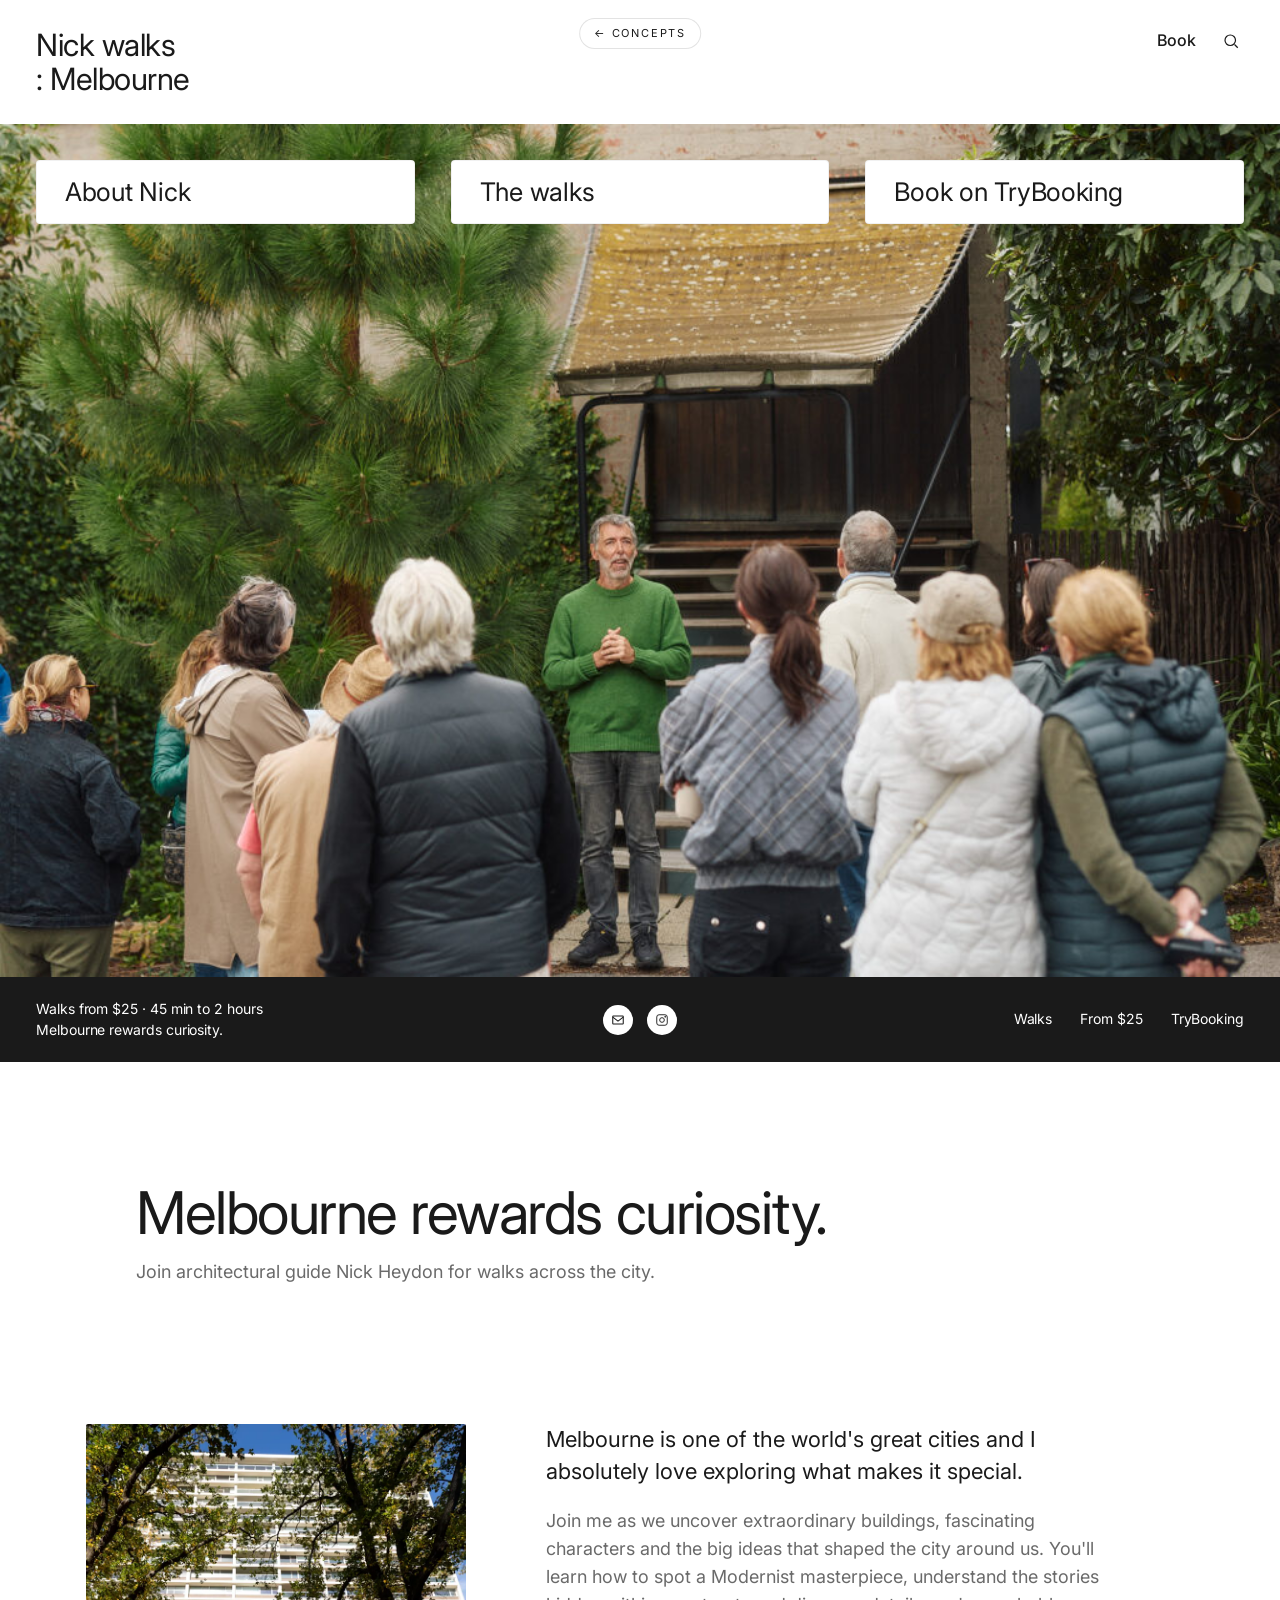
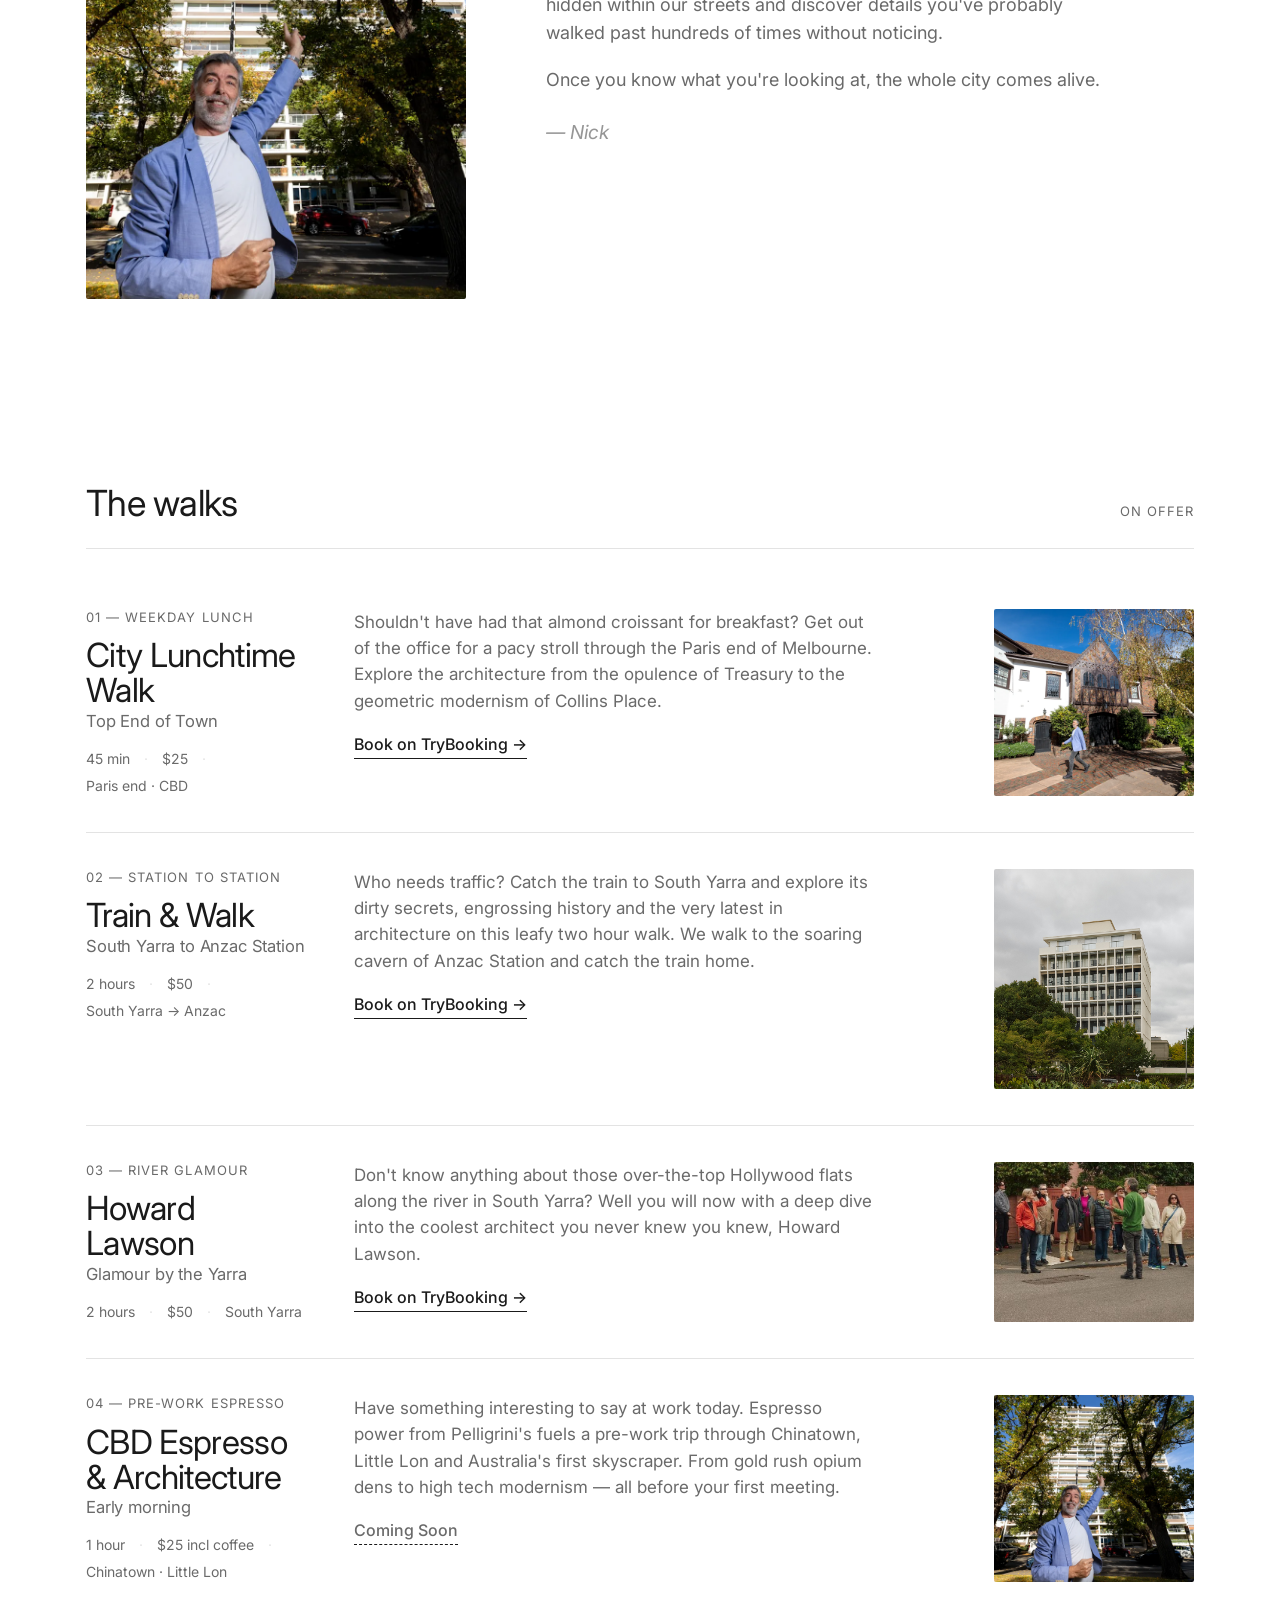
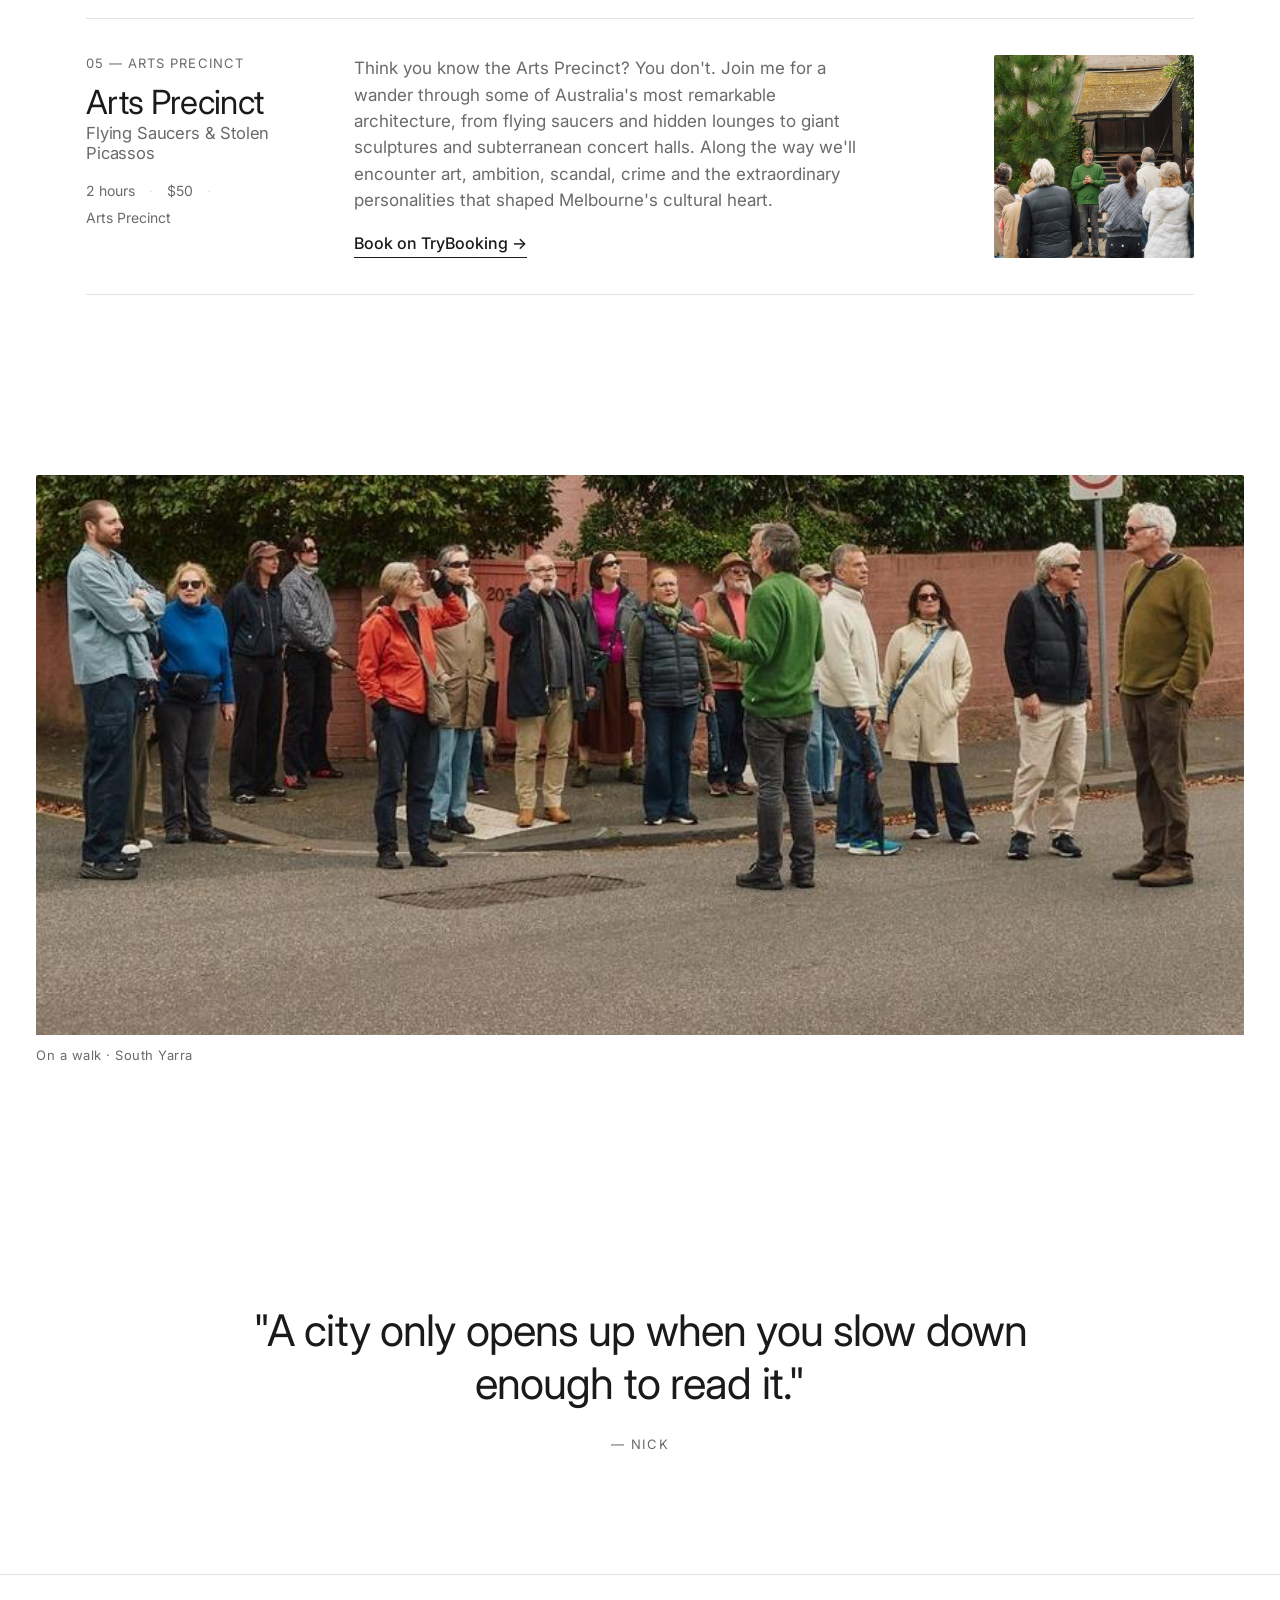
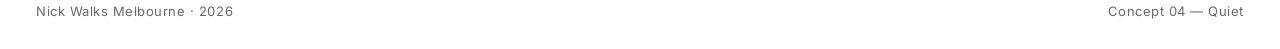
<file: concept-4/index.html>
<!doctype html>
<html lang="en">
<head>
  <meta charset="utf-8" />
  <meta name="viewport" content="width=device-width, initial-scale=1" />
  <meta name="robots" content="noindex" />
  <title>Nick Walks Melbourne</title>
  <meta name="description" content="Architectural walks across Melbourne with Nick Heydon." />
  <link rel="preconnect" href="https://fonts.googleapis.com" />
  <link rel="preconnect" href="https://fonts.gstatic.com" crossorigin />
  <link href="https://fonts.googleapis.com/css2?family=Inter:wght@400;500&display=swap" rel="stylesheet" />
  <style>
    :root {
      --paper: #ffffff;
      --ink: #1a1a1a;
      --soft: #6a6a6a;
      --rule: rgba(26,26,26,0.12);
    }
    * { box-sizing: border-box; margin: 0; padding: 0; }
    html, body {
      background: var(--paper);
      color: var(--ink);
      font-family: 'Inter', system-ui, -apple-system, 'Helvetica Neue', sans-serif;
      font-weight: 400;
      -webkit-font-smoothing: antialiased;
      -moz-osx-font-smoothing: grayscale;
      line-height: 1.35;
    }
    a { color: inherit; text-decoration: none; }
    img { display: block; max-width: 100%; }

    .back {
      position: fixed;
      top: 18px;
      left: 50%;
      transform: translateX(-50%);
      z-index: 1000;
      font-size: 11px;
      letter-spacing: 0.16em;
      text-transform: uppercase;
      color: var(--ink);
      background: var(--paper);
      padding: 7px 14px;
      border: 1px solid var(--rule);
      border-radius: 999px;
    }
    .back:hover { background: var(--ink); color: var(--paper); }

    /* HERO PACKAGE — top bar + photo + black band */
    .hero-package {
      display: grid;
      grid-template-rows: auto 1fr auto;
      min-height: 100vh;
    }

    /* TOP BAR */
    .top {
      display: flex;
      align-items: flex-start;
      justify-content: space-between;
      padding: 28px 36px;
      gap: 24px;
      background: var(--paper);
    }
    .wordmark {
      font-size: clamp(24px, 2.4vw, 32px);
      font-weight: 400;
      letter-spacing: -0.015em;
      line-height: 1.1;
    }
    .wordmark span { display: block; }

    .utility {
      display: flex;
      align-items: center;
      gap: 22px;
      font-size: 16px;
      letter-spacing: 0;
    }
    .util-link {
      font-weight: 500;
      color: var(--ink);
    }
    .util-link:hover { opacity: 0.6; }
    .util-icon {
      appearance: none;
      -webkit-appearance: none;
      background: none;
      border: none;
      padding: 4px;
      cursor: pointer;
      color: var(--ink);
      display: inline-flex;
      align-items: center;
      justify-content: center;
    }
    .util-icon svg { width: 18px; height: 18px; }

    /* HERO PHOTO + OVERLAY */
    .hero {
      position: relative;
      overflow: hidden;
      background: #d9d6cf;
    }
    .hero img {
      width: 100%;
      height: 100%;
      object-fit: cover;
    }
    .overlay {
      position: absolute;
      top: 36px;
      left: 36px;
      right: 36px;
      display: grid;
      grid-template-columns: repeat(3, 1fr);
      gap: 36px;
      pointer-events: none;
    }
    .pill {
      pointer-events: auto;
      background: var(--paper);
      color: var(--ink);
      font-family: inherit;
      font-weight: 400;
      font-size: clamp(20px, 2vw, 28px);
      letter-spacing: -0.01em;
      padding: 14px 28px;
      border-radius: 4px;
      border: 1px solid rgba(26,26,26,0.06);
      transition: transform 0.18s ease, box-shadow 0.18s ease;
      display: block;
      text-align: left;
    }
    .pill:hover {
      transform: translateY(-1px);
      box-shadow: 0 8px 24px rgba(26,26,26,0.08);
    }

    /* BLACK FOOTER BAND */
    .band {
      background: var(--ink);
      color: var(--paper);
      padding: 22px 36px;
      display: grid;
      grid-template-columns: 1fr auto 1fr;
      align-items: center;
      gap: 32px;
      font-size: 14px;
      letter-spacing: -0.005em;
    }
    .band-info {
      line-height: 1.45;
    }
    .band-socials {
      display: flex;
      gap: 14px;
    }
    .social-btn {
      width: 30px;
      height: 30px;
      border-radius: 999px;
      background: var(--paper);
      color: var(--ink);
      display: inline-flex;
      align-items: center;
      justify-content: center;
    }
    .social-btn svg { width: 14px; height: 14px; }
    .band-links {
      display: flex;
      justify-content: flex-end;
      gap: 28px;
      font-size: 14px;
    }
    .band-links a:hover { opacity: 0.65; }

    /* SCROLL SECTIONS */
    .lead {
      padding: 120px 36px 60px;
      max-width: 1080px;
      margin: 0 auto;
    }
    .lead h2 {
      font-weight: 400;
      font-size: clamp(36px, 4.6vw, 64px);
      line-height: 1.05;
      letter-spacing: -0.025em;
      margin-bottom: 16px;
    }
    .lead p {
      font-size: 18px;
      color: var(--soft);
      max-width: 540px;
    }

    .about {
      padding: 80px 36px 120px;
      max-width: 1180px;
      margin: 0 auto;
      display: grid;
      grid-template-columns: 380px 1fr;
      gap: 80px;
      align-items: start;
    }
    .portrait {
      aspect-ratio: 4/5;
      overflow: hidden;
      background: #eae6df;
      border-radius: 2px;
    }
    .portrait img {
      width: 100%;
      height: 100%;
      object-fit: cover;
    }
    .about-copy p {
      font-size: 18px;
      line-height: 1.55;
      margin-bottom: 1.2rem;
      max-width: 580px;
    }
    .about-copy .lead-p {
      font-size: 22px;
      line-height: 1.45;
      color: var(--ink);
    }
    .about-copy p:not(.lead-p) { color: var(--soft); }
    .about-copy .signoff {
      font-style: italic;
      font-size: 1.2rem;
      color: var(--ink);
      opacity: 0.7;
      margin-top: 1.5rem;
    }

    /* WALKS */
    .walks {
      padding: 60px 36px 120px;
      max-width: 1180px;
      margin: 0 auto;
    }
    .walks-head {
      display: flex;
      align-items: baseline;
      justify-content: space-between;
      padding-bottom: 20px;
      border-bottom: 1px solid var(--rule);
      margin-bottom: 24px;
    }
    .walks-head h2 {
      font-size: clamp(28px, 3vw, 36px);
      font-weight: 400;
      letter-spacing: -0.02em;
    }
    .walks-head .count {
      font-size: 13px;
      color: var(--soft);
      letter-spacing: 0.08em;
      text-transform: uppercase;
    }
    .walk {
      display: grid;
      grid-template-columns: 220px 1fr 200px;
      gap: 48px;
      padding: 36px 0;
      border-bottom: 1px solid var(--rule);
      align-items: start;
    }
    .walk-meta .walk-num {
      font-size: 13px;
      color: var(--soft);
      letter-spacing: 0.08em;
      text-transform: uppercase;
      margin-bottom: 12px;
    }
    .walk-title {
      font-size: clamp(28px, 2.6vw, 36px);
      font-weight: 400;
      letter-spacing: -0.02em;
      line-height: 1.05;
      margin-bottom: 4px;
    }
    .walk-subtitle {
      font-size: clamp(14px, 1.3vw, 18px);
      font-weight: 400;
      letter-spacing: -0.01em;
      line-height: 1.2;
      color: var(--soft);
      margin-bottom: 18px;
    }
    .walk-stats {
      display: flex;
      flex-wrap: wrap;
      gap: 8px 14px;
      font-size: 14px;
      color: var(--soft);
    }
    .walk-stats span::after {
      content: "·";
      margin-left: 14px;
      color: var(--rule);
    }
    .walk-stats span:last-child::after { content: none; }
    .walk-desc p {
      font-size: 17px;
      line-height: 1.55;
      color: var(--soft);
      margin-bottom: 20px;
      max-width: 520px;
    }
    .walk-cta {
      display: inline-flex;
      align-items: baseline;
      gap: 6px;
      font-weight: 500;
      color: var(--ink);
      border-bottom: 1px solid var(--ink);
      padding-bottom: 2px;
    }
    .walk-cta:hover { opacity: 0.6; }
    .walk-cta.disabled { color: var(--soft); border-bottom-style: dashed; cursor: not-allowed; }
    .walk-cta.disabled:hover { opacity: 1; }
    .walk-photo {
      align-self: stretch;
      background: #eae6df;
      overflow: hidden;
      border-radius: 2px;
      min-height: 160px;
      max-height: 220px;
    }
    .walk-photo img {
      width: 100%;
      height: 100%;
      object-fit: cover;
    }

    /* PHOTO STRIP */
    .photo-strip {
      padding: 60px 36px 120px;
      max-width: 1380px;
      margin: 0 auto;
    }
    .photo-strip figure {
      position: relative;
      overflow: hidden;
      border-radius: 2px;
    }
    .photo-strip img {
      width: 100%;
      height: auto;
      max-height: 560px;
      object-fit: cover;
    }
    .photo-strip figcaption {
      font-size: 13px;
      color: var(--soft);
      margin-top: 12px;
      letter-spacing: 0.04em;
    }

    /* QUOTE */
    .quote {
      padding: 120px 36px;
      max-width: 980px;
      margin: 0 auto;
      text-align: center;
    }
    .quote blockquote {
      font-size: clamp(28px, 3.4vw, 44px);
      font-weight: 400;
      line-height: 1.2;
      letter-spacing: -0.02em;
      margin-bottom: 24px;
    }
    .quote cite {
      font-style: normal;
      font-size: 13px;
      letter-spacing: 0.12em;
      text-transform: uppercase;
      color: var(--soft);
    }

    /* PAGE FOOTER */
    .page-footer {
      border-top: 1px solid var(--rule);
      padding: 28px 36px;
      display: flex;
      justify-content: space-between;
      font-size: 13px;
      color: var(--soft);
      letter-spacing: 0.04em;
    }

    @media (max-width: 900px) {
      .top { padding: 18px 20px; }
      .overlay {
        top: auto;
        bottom: 20px;
        left: 20px;
        right: 20px;
        grid-template-columns: 1fr;
        gap: 8px;
      }
      .band { grid-template-columns: 1fr; gap: 14px; text-align: left; }
      .band-links { justify-content: flex-start; flex-wrap: wrap; }
      .about { grid-template-columns: 1fr; padding: 60px 20px; gap: 36px; }
      .portrait { max-width: 320px; }
      .walks { padding: 40px 20px 80px; }
      .walk { grid-template-columns: 1fr; gap: 24px; }
      .walk-photo { max-height: 220px; }
      .photo-strip { padding: 40px 20px 80px; }
      .quote { padding: 80px 20px; }
      .page-footer { flex-direction: column; gap: 12px; padding: 24px 20px; }
    }
  </style>
</head>
<body>
  <a href="/" class="back">← Concepts</a>

  <div class="hero-package">
    <header class="top">
      <div class="wordmark">
        <span>Nick walks</span>
        <span>: Melbourne</span>
      </div>
      <nav class="utility">
        <a class="util-link" href="#book">Book</a>
        <button class="util-icon" aria-label="Search">
          <svg viewBox="0 0 24 24" fill="none" stroke="currentColor" stroke-width="1.6"><circle cx="11" cy="11" r="7"/><path d="M21 21l-4.3-4.3"/></svg>
        </button>
      </nav>
    </header>

    <section class="hero">
      <img src="../preferredphoto1.jpg" alt="Nick on a walk in Melbourne" />
      <div class="overlay">
        <a class="pill" href="#about">About Nick</a>
        <a class="pill" href="#walks">The walks</a>
        <a class="pill" href="#book">Book on TryBooking</a>
      </div>
    </section>

    <div class="band">
      <div class="band-info">
        Walks from $25 · 45 min to 2 hours<br />
        Melbourne rewards curiosity.
      </div>
      <div class="band-socials">
        <a class="social-btn" href="#" aria-label="Email">
          <svg viewBox="0 0 24 24" fill="none" stroke="currentColor" stroke-width="1.8"><rect x="3" y="5" width="18" height="14" rx="1"/><path d="M3 7l9 7 9-7"/></svg>
        </a>
        <a class="social-btn" href="#" aria-label="Instagram">
          <svg viewBox="0 0 24 24" fill="none" stroke="currentColor" stroke-width="1.6"><rect x="3" y="3" width="18" height="18" rx="4"/><circle cx="12" cy="12" r="4"/><circle cx="17.5" cy="6.5" r="0.8" fill="currentColor"/></svg>
        </a>
      </div>
      <nav class="band-links">
        <a href="#walks">Walks</a>
        <a href="#walks">From $25</a>
        <a href="#book">TryBooking</a>
      </nav>
    </div>
  </div>

  <section class="lead" id="about">
    <h2>Melbourne rewards curiosity.</h2>
    <p>Join architectural guide Nick Heydon for walks across the city.</p>
  </section>

  <section class="about">
    <div class="portrait">
      <img src="../nickphoto.webp" alt="Nick Heydon" />
    </div>
    <div class="about-copy">
      <p class="lead-p">Melbourne is one of the world's great cities and I absolutely love exploring what makes it special.</p>
      <p>Join me as we uncover extraordinary buildings, fascinating characters and the big ideas that shaped the city around us. You'll learn how to spot a Modernist masterpiece, understand the stories hidden within our streets and discover details you've probably walked past hundreds of times without noticing.</p>
      <p>Once you know what you're looking at, the whole city comes alive.</p>
      <p class="signoff">— Nick</p>
    </div>
  </section>

  <section class="walks" id="walks">
    <div class="walks-head">
      <h2>The walks</h2>
      <span class="count">On offer</span>
    </div>

    <article class="walk">
      <div class="walk-meta">
        <div class="walk-num">01 — Weekday lunch</div>
        <h3 class="walk-title">City Lunchtime Walk</h3>
        <div class="walk-subtitle">Top End of Town</div>
        <div class="walk-stats">
          <span>45 min</span>
          <span>$25</span>
          <span>Paris end · CBD</span>
        </div>
      </div>
      <div class="walk-desc">
        <p>Shouldn't have had that almond croissant for breakfast? Get out of the office for a pacy stroll through the Paris end of Melbourne. Explore the architecture from the opulence of Treasury to the geometric modernism of Collins Place.</p>
        <a class="walk-cta" href="https://www.trybooking.com/DPCPF" target="_blank" rel="noopener">Book on TryBooking →</a>
      </div>
      <div class="walk-photo">
        <img src="../nickphoto2.webp" alt="Walking through the Paris end of Melbourne" />
      </div>
    </article>

    <article class="walk">
      <div class="walk-meta">
        <div class="walk-num">02 — Station to station</div>
        <h3 class="walk-title">Train &amp; Walk</h3>
        <div class="walk-subtitle">South Yarra to Anzac Station</div>
        <div class="walk-stats">
          <span>2 hours</span>
          <span>$50</span>
          <span>South Yarra → Anzac</span>
        </div>
      </div>
      <div class="walk-desc">
        <p>Who needs traffic? Catch the train to South Yarra and explore its dirty secrets, engrossing history and the very latest in architecture on this leafy two hour walk. We walk to the soaring cavern of Anzac Station and catch the train home.</p>
        <a class="walk-cta" href="https://www.trybooking.com/DMWYX" target="_blank" rel="noopener">Book on TryBooking →</a>
      </div>
      <div class="walk-photo">
        <img src="../South_Yarra_2_dbf3cb4d2a.jpg" alt="South Yarra modernist building" />
      </div>
    </article>

    <article class="walk">
      <div class="walk-meta">
        <div class="walk-num">03 — River glamour</div>
        <h3 class="walk-title">Howard Lawson</h3>
        <div class="walk-subtitle">Glamour by the Yarra</div>
        <div class="walk-stats">
          <span>2 hours</span>
          <span>$50</span>
          <span>South Yarra</span>
        </div>
      </div>
      <div class="walk-desc">
        <p>Don't know anything about those over-the-top Hollywood flats along the river in South Yarra? Well you will now with a deep dive into the coolest architect you never knew you knew, Howard Lawson.</p>
        <a class="walk-cta" href="https://www.trybooking.com/events/landing/1597379" target="_blank" rel="noopener">Book on TryBooking →</a>
      </div>
      <div class="walk-photo">
        <img src="../preferredphoto2.jpg" alt="A walk along the Yarra in South Yarra" />
      </div>
    </article>

    <article class="walk">
      <div class="walk-meta">
        <div class="walk-num">04 — Pre-work espresso</div>
        <h3 class="walk-title">CBD Espresso &amp; Architecture</h3>
        <div class="walk-subtitle">Early morning</div>
        <div class="walk-stats">
          <span>1 hour</span>
          <span>$25 incl coffee</span>
          <span>Chinatown · Little Lon</span>
        </div>
      </div>
      <div class="walk-desc">
        <p>Have something interesting to say at work today. Espresso power from Pelligrini's fuels a pre-work trip through Chinatown, Little Lon and Australia's first skyscraper. From gold rush opium dens to high tech modernism — all before your first meeting.</p>
        <span class="walk-cta disabled" aria-disabled="true">Coming Soon</span>
      </div>
      <div class="walk-photo">
        <img src="../nickphoto.webp" alt="The CBD on a breakfast walk" />
      </div>
    </article>

    <article class="walk">
      <div class="walk-meta">
        <div class="walk-num">05 — Arts Precinct</div>
        <h3 class="walk-title">Arts Precinct</h3>
        <div class="walk-subtitle">Flying Saucers &amp; Stolen Picassos</div>
        <div class="walk-stats">
          <span>2 hours</span>
          <span>$50</span>
          <span>Arts Precinct</span>
        </div>
      </div>
      <div class="walk-desc">
        <p>Think you know the Arts Precinct? You don't. Join me for a wander through some of Australia's most remarkable architecture, from flying saucers and hidden lounges to giant sculptures and subterranean concert halls. Along the way we'll encounter art, ambition, scandal, crime and the extraordinary personalities that shaped Melbourne's cultural heart.</p>
        <a class="walk-cta" href="https://www.trybooking.com/DOMNY" target="_blank" rel="noopener">Book on TryBooking →</a>
      </div>
      <div class="walk-photo">
        <img src="../preferredphoto1.jpg" alt="Nick in the Arts Precinct" />
      </div>
    </article>
  </section>

  <section class="photo-strip">
    <figure>
      <img src="../preferredphoto2.jpg" alt="A walk in progress in South Yarra" />
      <figcaption>On a walk · South Yarra</figcaption>
    </figure>
  </section>

  <section class="quote">
    <blockquote>"A city only opens up when you slow down enough to read it."</blockquote>
    <cite>— Nick</cite>
  </section>

  <footer class="page-footer">
    <span>Nick Walks Melbourne · 2026</span>
    <span>Concept 04 — Quiet</span>
  </footer>
</body>
</html>
</file>
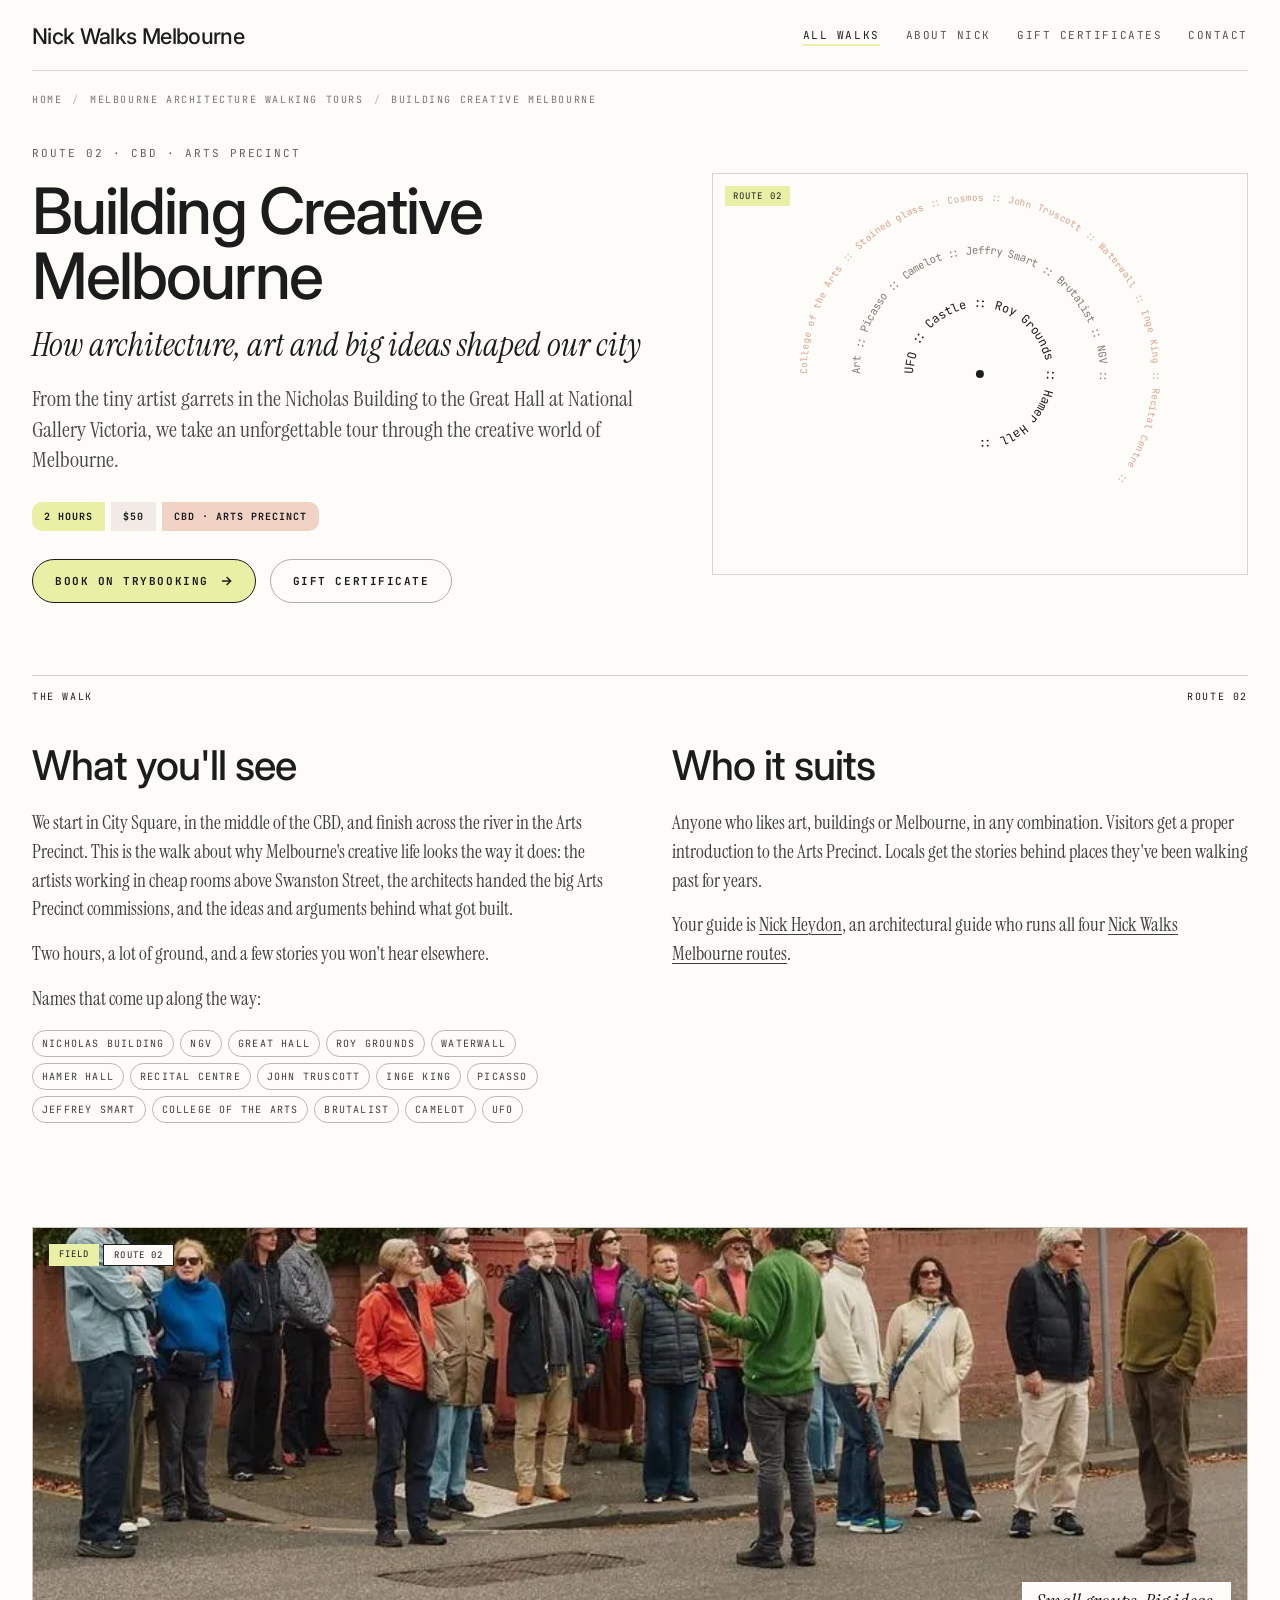
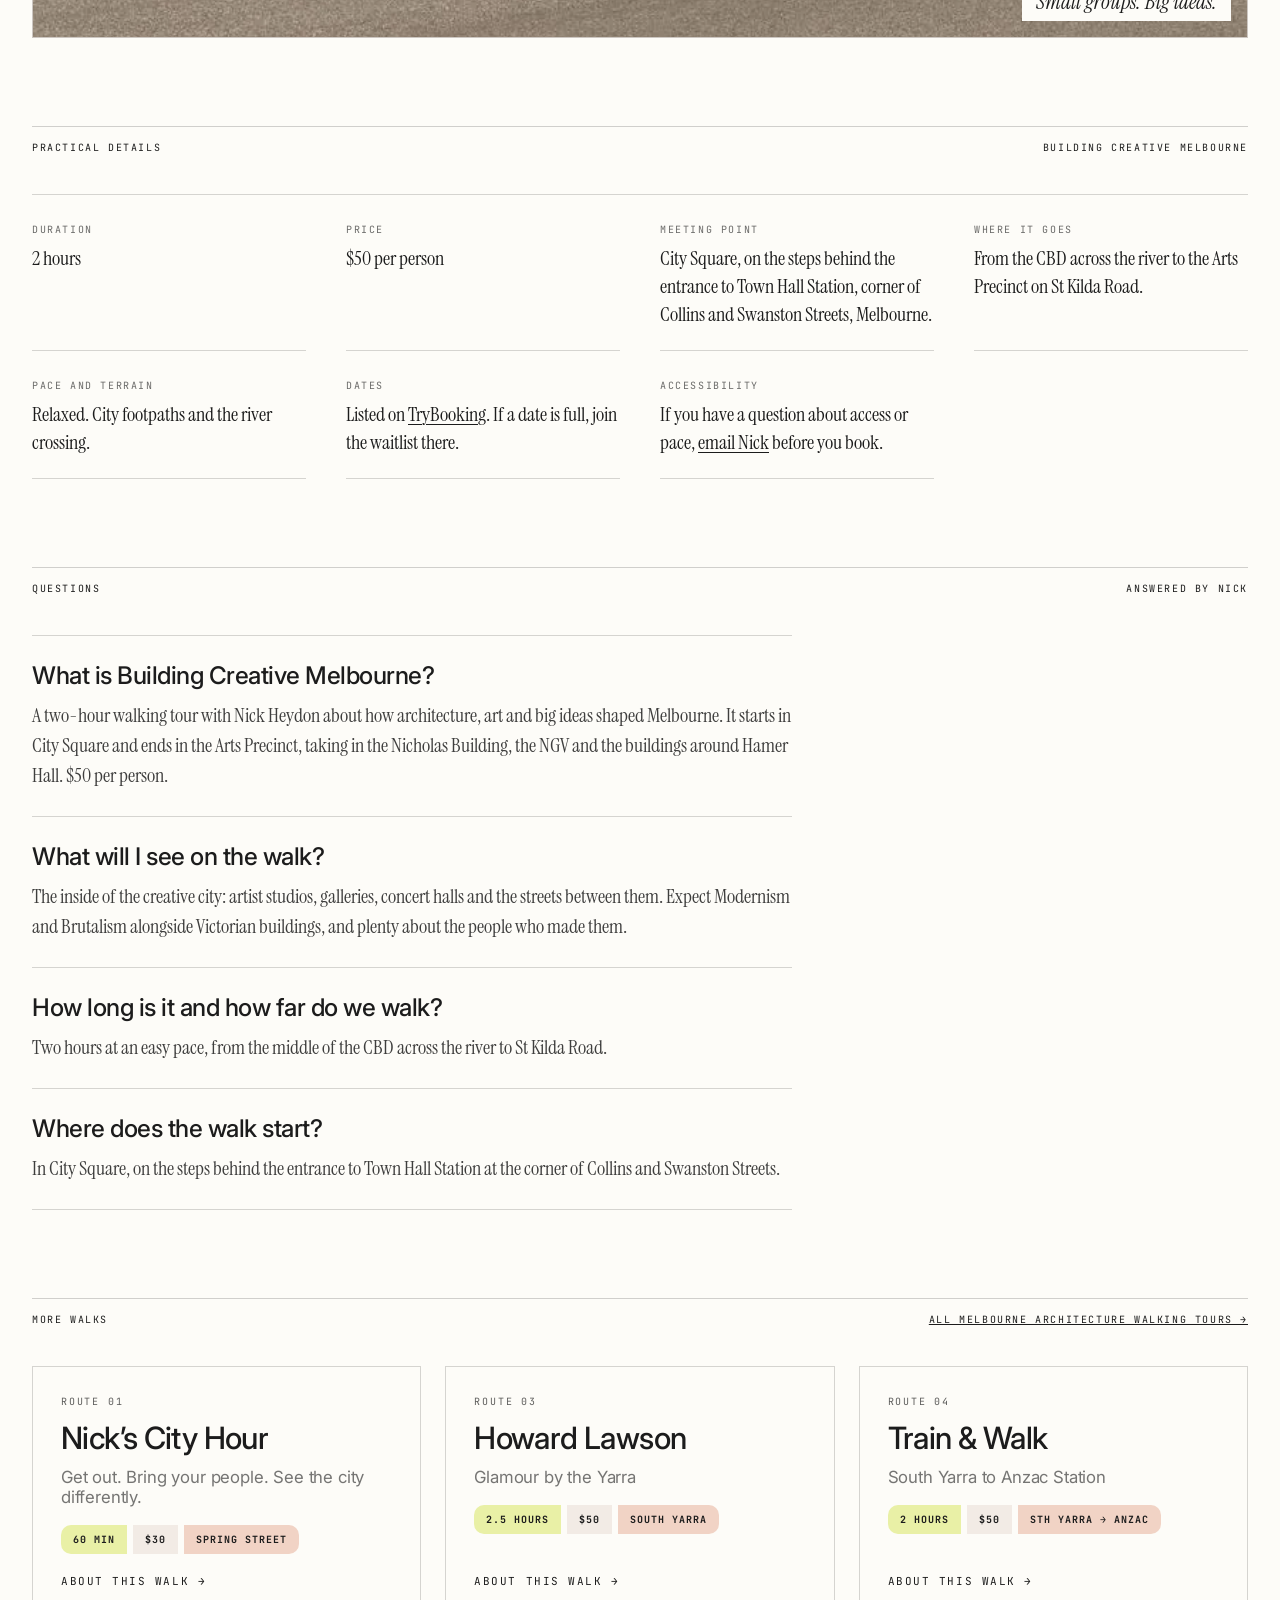
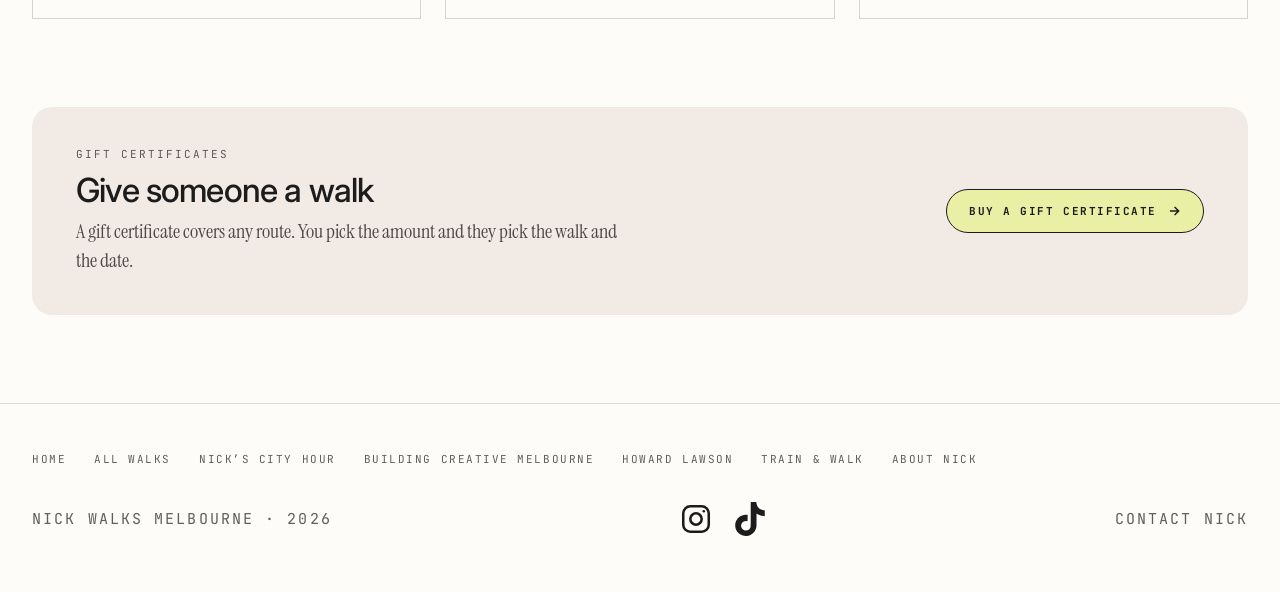
<file: building-creative-melbourne-walking-tour.html>
<!doctype html>
<html lang="en">
<head>
  <!-- Google tag (gtag.js) -->
  <script async src="https://www.googletagmanager.com/gtag/js?id=G-BQDYD9R6VF"></script>
  <script>
    window.dataLayer = window.dataLayer || [];
    function gtag(){dataLayer.push(arguments);}
    gtag('js', new Date());
    gtag('config', 'G-BQDYD9R6VF');
  </script>
  <meta charset="utf-8" />
  <meta name="viewport" content="width=device-width, initial-scale=1" />
  <title>Building Creative Melbourne | Architecture &amp; Arts Walking Tour</title>
  <meta name="description" content="A two-hour walking tour from Melbourne&#x27;s CBD to the Arts Precinct with Nick Heydon: artist garrets in the Nicholas Building, the Great Hall at the NGV, Hamer Hall and the big ideas behind them. $50." />
  <link rel="canonical" href="https://nickwalksmelbourne.com.au/building-creative-melbourne-walking-tour" />
  <meta property="og:type" content="website" />
  <meta property="og:site_name" content="Nick Walks Melbourne" />
  <meta property="og:title" content="Building Creative Melbourne | Architecture &amp; Arts Walking Tour" />
  <meta property="og:description" content="A two-hour walking tour from Melbourne&#x27;s CBD to the Arts Precinct with Nick Heydon: artist garrets in the Nicholas Building, the Great Hall at the NGV, Hamer Hall and the big ideas behind them. $50." />
  <meta property="og:url" content="https://nickwalksmelbourne.com.au/building-creative-melbourne-walking-tour" />
  <meta property="og:image" content="https://nickwalksmelbourne.com.au/walk-group.webp" />
  <meta property="og:locale" content="en_AU" />
  <meta name="twitter:card" content="summary_large_image" />
  <link rel="icon" href="/favicon.svg" type="image/svg+xml" />
  <link rel="icon" href="/favicon-32.png" sizes="32x32" type="image/png" />
  <link rel="apple-touch-icon" href="/apple-touch-icon.png" />
  <link rel="preconnect" href="https://fonts.googleapis.com" />
  <link rel="preconnect" href="https://fonts.gstatic.com" crossorigin />
  <link href="https://fonts.googleapis.com/css2?family=Inter:wght@500;700;800;900&family=Instrument+Serif:ital@0;1&family=JetBrains+Mono:wght@400;500;700&display=swap" rel="stylesheet" />
  <link rel="stylesheet" href="/site.css" />
  <script type="application/ld+json">
{
  "@context": "https://schema.org",
  "@graph": [
    {
      "@type": "TouristTrip",
      "@id": "https://nickwalksmelbourne.com.au/building-creative-melbourne-walking-tour#trip",
      "name": "Building Creative Melbourne",
      "description": "A two-hour walking tour from Melbourne's CBD to the Arts Precinct with Nick Heydon: artist garrets in the Nicholas Building, the Great Hall at the NGV, Hamer Hall and the big ideas behind them. $50.",
      "url": "https://nickwalksmelbourne.com.au/building-creative-melbourne-walking-tour",
      "image": "https://nickwalksmelbourne.com.au/walk-group.webp",
      "touristType": [
        "Architecture enthusiasts",
        "Melbourne locals",
        "Visitors to Melbourne"
      ],
      "provider": {
        "@id": "https://nickwalksmelbourne.com.au/#organization"
      },
      "offers": {
        "@type": "Offer",
        "price": "50",
        "priceCurrency": "AUD",
        "url": "https://www.trybooking.com/DOMNY"
      }
    },
    {
      "@type": "BreadcrumbList",
      "itemListElement": [
        {
          "@type": "ListItem",
          "position": 1,
          "name": "Home",
          "item": "https://nickwalksmelbourne.com.au/"
        },
        {
          "@type": "ListItem",
          "position": 2,
          "name": "Melbourne architecture walking tours",
          "item": "https://nickwalksmelbourne.com.au/melbourne-architecture-walking-tours"
        },
        {
          "@type": "ListItem",
          "position": 3,
          "name": "Building Creative Melbourne"
        }
      ]
    },
    {
      "@type": "FAQPage",
      "mainEntity": [
        {
          "@type": "Question",
          "name": "What is Building Creative Melbourne?",
          "acceptedAnswer": {
            "@type": "Answer",
            "text": "A two-hour walking tour with Nick Heydon about how architecture, art and big ideas shaped Melbourne. It starts in City Square and ends in the Arts Precinct, taking in the Nicholas Building, the NGV and the buildings around Hamer Hall. $50 per person."
          }
        },
        {
          "@type": "Question",
          "name": "What will I see on the walk?",
          "acceptedAnswer": {
            "@type": "Answer",
            "text": "The inside of the creative city: artist studios, galleries, concert halls and the streets between them. Expect Modernism and Brutalism alongside Victorian buildings, and plenty about the people who made them."
          }
        },
        {
          "@type": "Question",
          "name": "How long is it and how far do we walk?",
          "acceptedAnswer": {
            "@type": "Answer",
            "text": "Two hours at an easy pace, from the middle of the CBD across the river to St Kilda Road."
          }
        },
        {
          "@type": "Question",
          "name": "Where does the walk start?",
          "acceptedAnswer": {
            "@type": "Answer",
            "text": "In City Square, on the steps behind the entrance to Town Hall Station at the corner of Collins and Swanston Streets."
          }
        }
      ]
    }
  ]
}
  </script>
</head>
<body>
  <header class="wrap">
    <div class="top">
      <a class="wordmark" href="/">Nick Walks Melbourne</a>
      <nav aria-label="Site">
        <a href="/melbourne-architecture-walking-tours" aria-current="page">All walks</a>
        <a href="/#about">About Nick</a>
        <a href="https://www.trybooking.com/events/giftcertificate/252828">Gift certificates</a>
        <a href="mailto:nick@risefilms.com.au">Contact</a>
      </nav>
    </div>
  </header>

  <main class="wrap">
    <ol class="crumbs"><li><a href="/">Home</a></li><li><a href="/melbourne-architecture-walking-tours">Melbourne architecture walking tours</a></li><li aria-current="page">Building Creative Melbourne</li></ol>

    <section class="page-hero">
      <div>
        <div class="eyebrow">Route 02 · CBD · Arts Precinct</div>
        <h1>Building Creative Melbourne</h1>
        <p class="lede it">How architecture, art and big ideas shaped our city</p>
        <p class="lede">From the tiny artist garrets in the Nicholas Building to the Great Hall at National Gallery Victoria, we take an unforgettable tour through the creative world of Melbourne.</p>
        <div class="stats"><span class="s s1">2 HOURS</span><span class="s s2">$50</span><span class="s s3">CBD · ARTS PRECINCT</span></div>
        <div class="actions">
          <a class="book" href="https://www.trybooking.com/DOMNY" target="_blank" rel="noopener">Book on TryBooking <svg viewBox="0 0 24 24" fill="none" stroke="currentColor" stroke-width="2.5" aria-hidden="true"><path d="M5 12h14M13 5l7 7-7 7"/></svg></a>
          <a class="book ghost" href="https://www.trybooking.com/events/giftcertificate/252828" target="_blank" rel="noopener">Gift certificate</a>
        </div>
        
      </div>
      <div class="walk-viz">
        <span class="tag">Route 02</span>
        <svg viewBox="0 0 400 300" preserveAspectRatio="xMidYMid meet" aria-hidden="true">
          <defs>
            <path id="p5c1" d="M 200,150 m -50,0 a 50,50 0 1,1 100,0 a 50,50 0 1,1 -100,0" />
            <path id="p5c2" d="M 200,150 m -90,0 a 90,90 0 1,1 180,0 a 90,90 0 1,1 -180,0" />
            <path id="p5c3" d="M 200,150 m -130,0 a 130,130 0 1,1 260,0 a 130,130 0 1,1 -260,0" />
          </defs>
          <text font-family="JetBrains Mono, monospace" font-size="9" fill="#1c1c1c"><textPath href="#p5c1">UFO :: Castle :: Roy Grounds :: Hamer Hall :: </textPath></text>
          <text font-family="JetBrains Mono, monospace" font-size="8" fill="#4a4640" opacity="0.7"><textPath href="#p5c2">Art :: Picasso :: Camelot :: Jeffry Smart :: Brutalist :: NGV :: </textPath></text>
          <text font-family="JetBrains Mono, monospace" font-size="7" fill="#c47057" opacity="0.65"><textPath href="#p5c3">College of the Arts :: Stained glass :: Cosmos :: John Truscott :: Waterwall :: Inge King :: Recital Centre :: </textPath></text>
          <circle cx="200" cy="150" r="3" fill="#1c1c1c"/>
        </svg>
      </div>
    </section>

    <section class="section">
      <div class="sect-label"><span>The walk</span><span>Route 02</span></div>
      <div class="two-col prose">
        <div>
          <h2>What you'll see</h2>
          <p>We start in City Square, in the middle of the CBD, and finish across the river in the Arts Precinct. This is the walk about why Melbourne's creative life looks the way it does: the artists working in cheap rooms above Swanston Street, the architects handed the big Arts Precinct commissions, and the ideas and arguments behind what got built.</p><p>Two hours, a lot of ground, and a few stories you won't hear elsewhere.</p>
          <p>Names that come up along the way:</p>
          <ul class="names"><li>Nicholas Building</li><li>NGV</li><li>Great Hall</li><li>Roy Grounds</li><li>Waterwall</li><li>Hamer Hall</li><li>Recital Centre</li><li>John Truscott</li><li>Inge King</li><li>Picasso</li><li>Jeffrey Smart</li><li>College of the Arts</li><li>Brutalist</li><li>Camelot</li><li>UFO</li></ul>
        </div>
        <div>
          <h2>Who it suits</h2>
          <p>Anyone who likes art, buildings or Melbourne, in any combination. Visitors get a proper introduction to the Arts Precinct. Locals get the stories behind places they've been walking past for years.</p>
          <p>Your guide is <a href="/#about">Nick Heydon</a>, an architectural guide who runs all four <a href="/melbourne-architecture-walking-tours">Nick Walks Melbourne routes</a>.</p>
        </div>
      </div>
    </section>

    <figure class="figure ">
        <div class="hud"><span class="pill-mini">FIELD</span><span class="pill-mini outline">ROUTE 02</span></div>
        <img src="/walk-group.webp" width="854" height="409" alt="A Nick Walks Melbourne group standing in the street, listening" loading="lazy" />
        <figcaption>Small groups. Big ideas.</figcaption>
      </figure>

    <section class="section">
      <div class="sect-label"><span>Practical details</span><span>Building Creative Melbourne</span></div>
      <dl class="details"><div><dt>Duration</dt><dd>2 hours</dd></div><div><dt>Price</dt><dd>$50 per person</dd></div><div><dt>Meeting point</dt><dd>City Square, on the steps behind the entrance to Town Hall Station, corner of Collins and Swanston Streets, Melbourne.</dd></div><div><dt>Where it goes</dt><dd>From the CBD across the river to the Arts Precinct on St Kilda Road.</dd></div><div><dt>Pace and terrain</dt><dd>Relaxed. City footpaths and the river crossing.</dd></div><div><dt>Dates</dt><dd>Listed on <a href="https://www.trybooking.com/DOMNY" target="_blank" rel="noopener">TryBooking</a>. If a date is full, join the waitlist there.</dd></div><div><dt>Accessibility</dt><dd>If you have a question about access or pace, <a href="mailto:nick@risefilms.com.au">email Nick</a> before you book.</dd></div></dl>
    </section>

    <section class="section">
      <div class="sect-label"><span>Questions</span><span>Answered by Nick</span></div>
      <div class="faq">
<div class="q"><h3>What is Building Creative Melbourne?</h3><p>A two-hour walking tour with Nick Heydon about how architecture, art and big ideas shaped Melbourne. It starts in City Square and ends in the Arts Precinct, taking in the Nicholas Building, the NGV and the buildings around Hamer Hall. $50 per person.</p></div>
<div class="q"><h3>What will I see on the walk?</h3><p>The inside of the creative city: artist studios, galleries, concert halls and the streets between them. Expect Modernism and Brutalism alongside Victorian buildings, and plenty about the people who made them.</p></div>
<div class="q"><h3>How long is it and how far do we walk?</h3><p>Two hours at an easy pace, from the middle of the CBD across the river to St Kilda Road.</p></div>
<div class="q"><h3>Where does the walk start?</h3><p>In City Square, on the steps behind the entrance to Town Hall Station at the corner of Collins and Swanston Streets.</p></div>
</div>
    </section>

    <section class="section">
      <div class="sect-label"><span>More walks</span><span><a href="/melbourne-architecture-walking-tours">All Melbourne architecture walking tours →</a></span></div>
      <div class="cards compact">
        <a class="card" href="/melbourne-lunchtime-walking-tour">
          <span class="num">Route 01</span>
          <h3>Nick’s City Hour</h3>
          <span class="sub">Get out. Bring your people. See the city differently.</span>
          <p>Nick’s City Hour is a fast-paced one-hour walking tour through the architecture, design and stories of Melbourne’s CBD. From Australia’s first skyscraper to the very latest in incredible design, discover the city you walk past every day.</p>
          <div class="stats"><span class="s s1">60 MIN</span><span class="s s2">$30</span><span class="s s3">SPRING STREET</span></div>
          <span class="more">About this walk →</span>
        </a><a class="card" href="/howard-lawson-walking-tour-melbourne">
          <span class="num">Route 03</span>
          <h3>Howard Lawson</h3>
          <span class="sub">Glamour by the Yarra</span>
          <p>Don't know anything about those over-the-top Hollywood flats along the river in South Yarra? Well you will now with a deep dive into the coolest architect you never knew you knew, Howard Lawson.</p>
          <div class="stats"><span class="s s1">2.5 HOURS</span><span class="s s2">$50</span><span class="s s3">SOUTH YARRA</span></div>
          <span class="more">About this walk →</span>
        </a><a class="card" href="/south-yarra-architecture-walking-tour">
          <span class="num">Route 04</span>
          <h3>Train &amp; Walk</h3>
          <span class="sub">South Yarra to Anzac Station</span>
          <p>Who needs traffic? Catch the train to South Yarra and explore its dirty secrets, engrossing history and the very latest in architecture on this leafy two hour walk. We walk to the soaring cavern of Anzac Station and catch the train home.</p>
          <div class="stats"><span class="s s1">2 HOURS</span><span class="s s2">$50</span><span class="s s3">STH YARRA → ANZAC</span></div>
          <span class="more">About this walk →</span>
        </a>
      </div>
    </section>

    <section class="gift">
      <div>
        <div class="num">Gift certificates</div>
        <h2>Give someone a walk</h2>
        <p>A gift certificate covers any route. You pick the amount and they pick the walk and the date.</p>
      </div>
      <a class="book" href="https://www.trybooking.com/events/giftcertificate/252828" target="_blank" rel="noopener">Buy a gift certificate <svg viewBox="0 0 24 24" fill="none" stroke="currentColor" stroke-width="2.5" aria-hidden="true"><path d="M5 12h14M13 5l7 7-7 7"/></svg></a>
    </section>
  </main>

  <footer>
    <div class="wrap">
      <nav class="foot-nav" aria-label="Pages"><a href="/">Home</a><a href="/melbourne-architecture-walking-tours">All walks</a><a href="/melbourne-lunchtime-walking-tour">Nick’s City Hour</a><a href="/building-creative-melbourne-walking-tour">Building Creative Melbourne</a><a href="/howard-lawson-walking-tour-melbourne">Howard Lawson</a><a href="/south-yarra-architecture-walking-tour">Train &amp; Walk</a><a href="/#about">About Nick</a></nav>
      <div class="foot-row">
        <span>Nick Walks Melbourne · 2026</span>
        <span class="social-links">
        <a href="https://instagram.com/nickwalksmelbourne" target="_blank" rel="noopener" aria-label="Nick Walks Melbourne on Instagram" title="Instagram"><svg viewBox="0 0 24 24" fill="none" stroke="currentColor" stroke-width="1.8" aria-hidden="true"><rect x="3" y="3" width="18" height="18" rx="5"/><circle cx="12" cy="12" r="4"/><circle cx="17.5" cy="6.5" r="0.9" fill="currentColor" stroke="none"/></svg></a>
        <a href="https://www.tiktok.com/@nickwalksmelbourne" target="_blank" rel="noopener" aria-label="Nick Walks Melbourne on TikTok" title="TikTok"><svg viewBox="0 0 24 24" fill="currentColor" aria-hidden="true"><path d="M12.525.02c1.31-.02 2.61-.01 3.91-.02.08 1.53.63 3.09 1.75 4.17 1.12 1.11 2.7 1.62 4.24 1.79v4.03c-1.44-.05-2.89-.35-4.2-.97-.57-.26-1.1-.59-1.62-.93-.01 2.92.01 5.84-.02 8.75-.08 1.4-.54 2.79-1.35 3.94-1.31 1.92-3.58 3.17-5.91 3.21-1.43.08-2.86-.31-4.08-1.03-2.02-1.19-3.44-3.37-3.65-5.71-.02-.5-.03-1-.01-1.49.18-1.9 1.12-3.72 2.58-4.96 1.66-1.44 3.98-2.13 6.15-1.72.02 1.48-.04 2.96-.04 4.44-.99-.32-2.15-.23-3.02.37-.63.41-1.11 1.04-1.36 1.75-.21.51-.15 1.07-.14 1.61.24 1.64 1.82 3.02 3.5 2.87 1.12-.01 2.19-.66 2.77-1.61.19-.33.4-.67.41-1.06.1-1.79.06-3.57.07-5.36.01-4.03-.01-8.05.02-12.07z"/></svg></a>
      </span>
        <a href="mailto:nick@risefilms.com.au">Contact Nick</a>
      </div>
    </div>
  </footer>
</body>
</html>
</file>
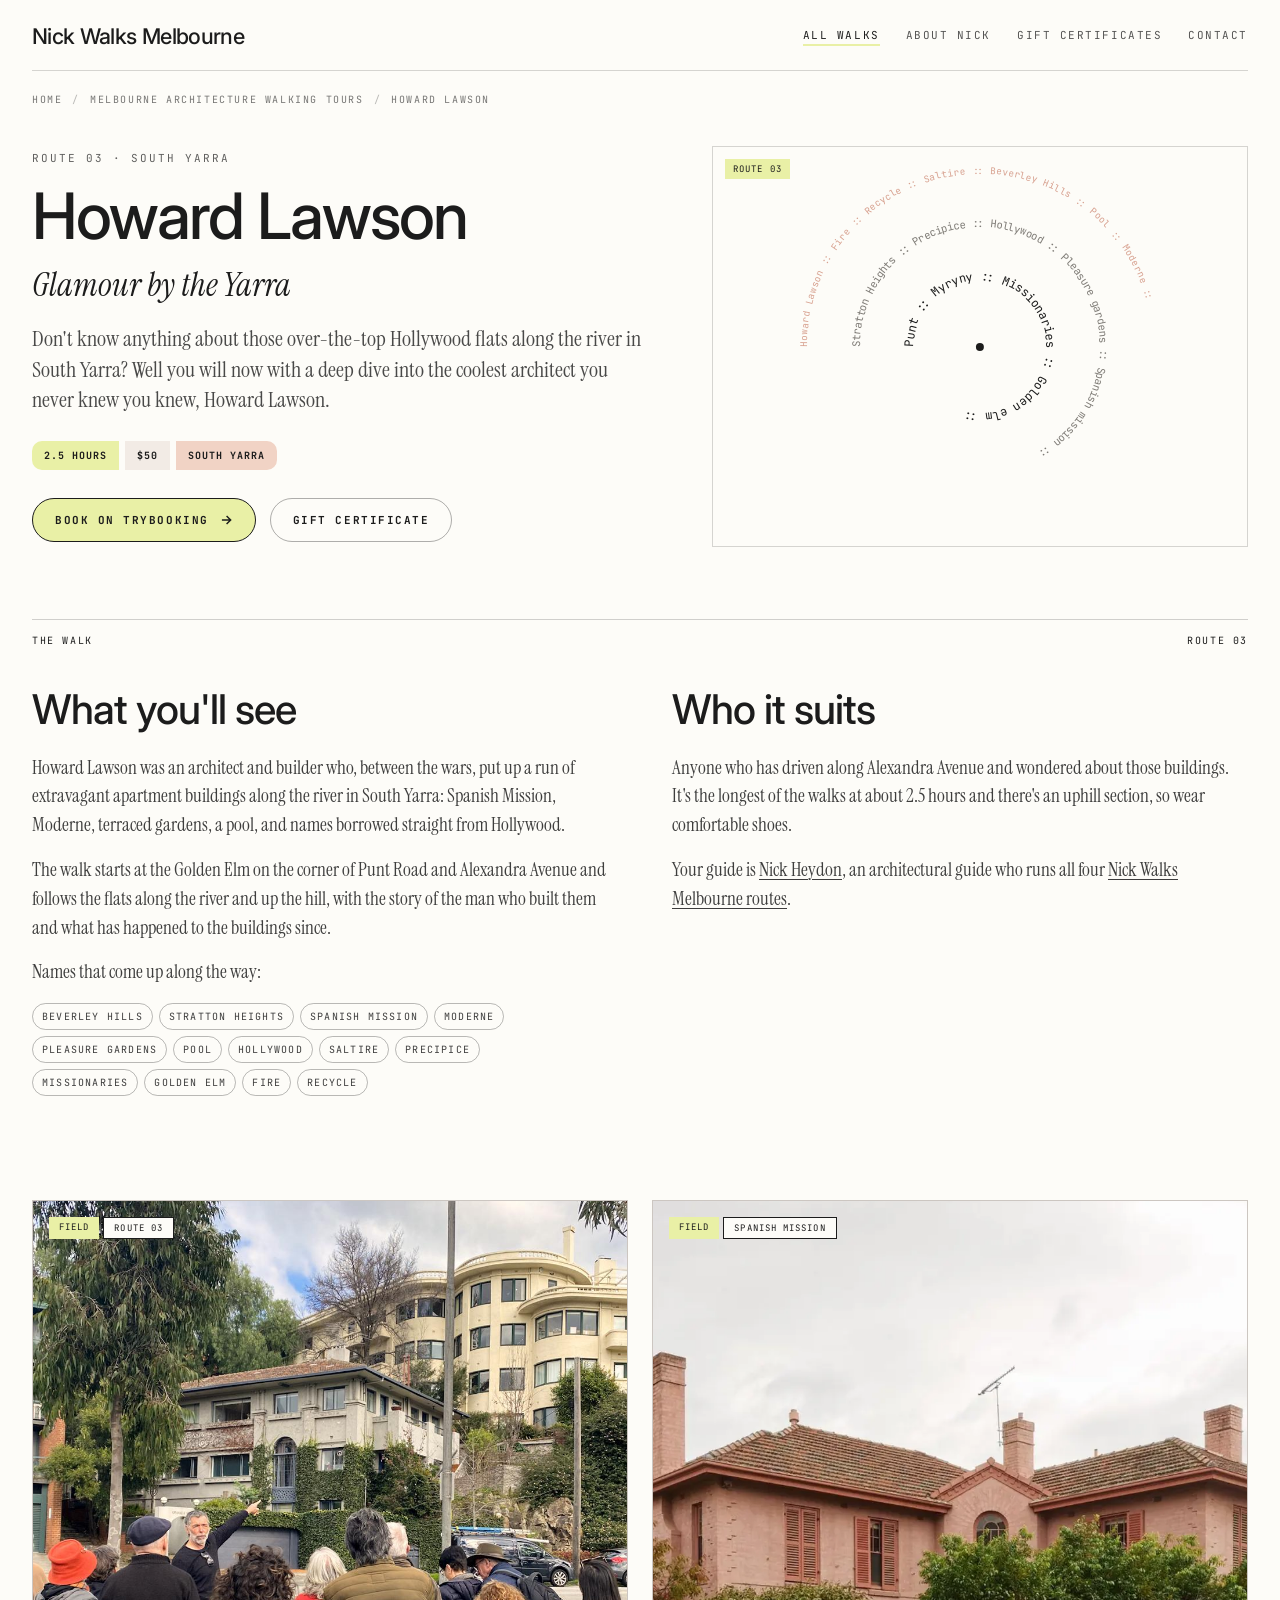
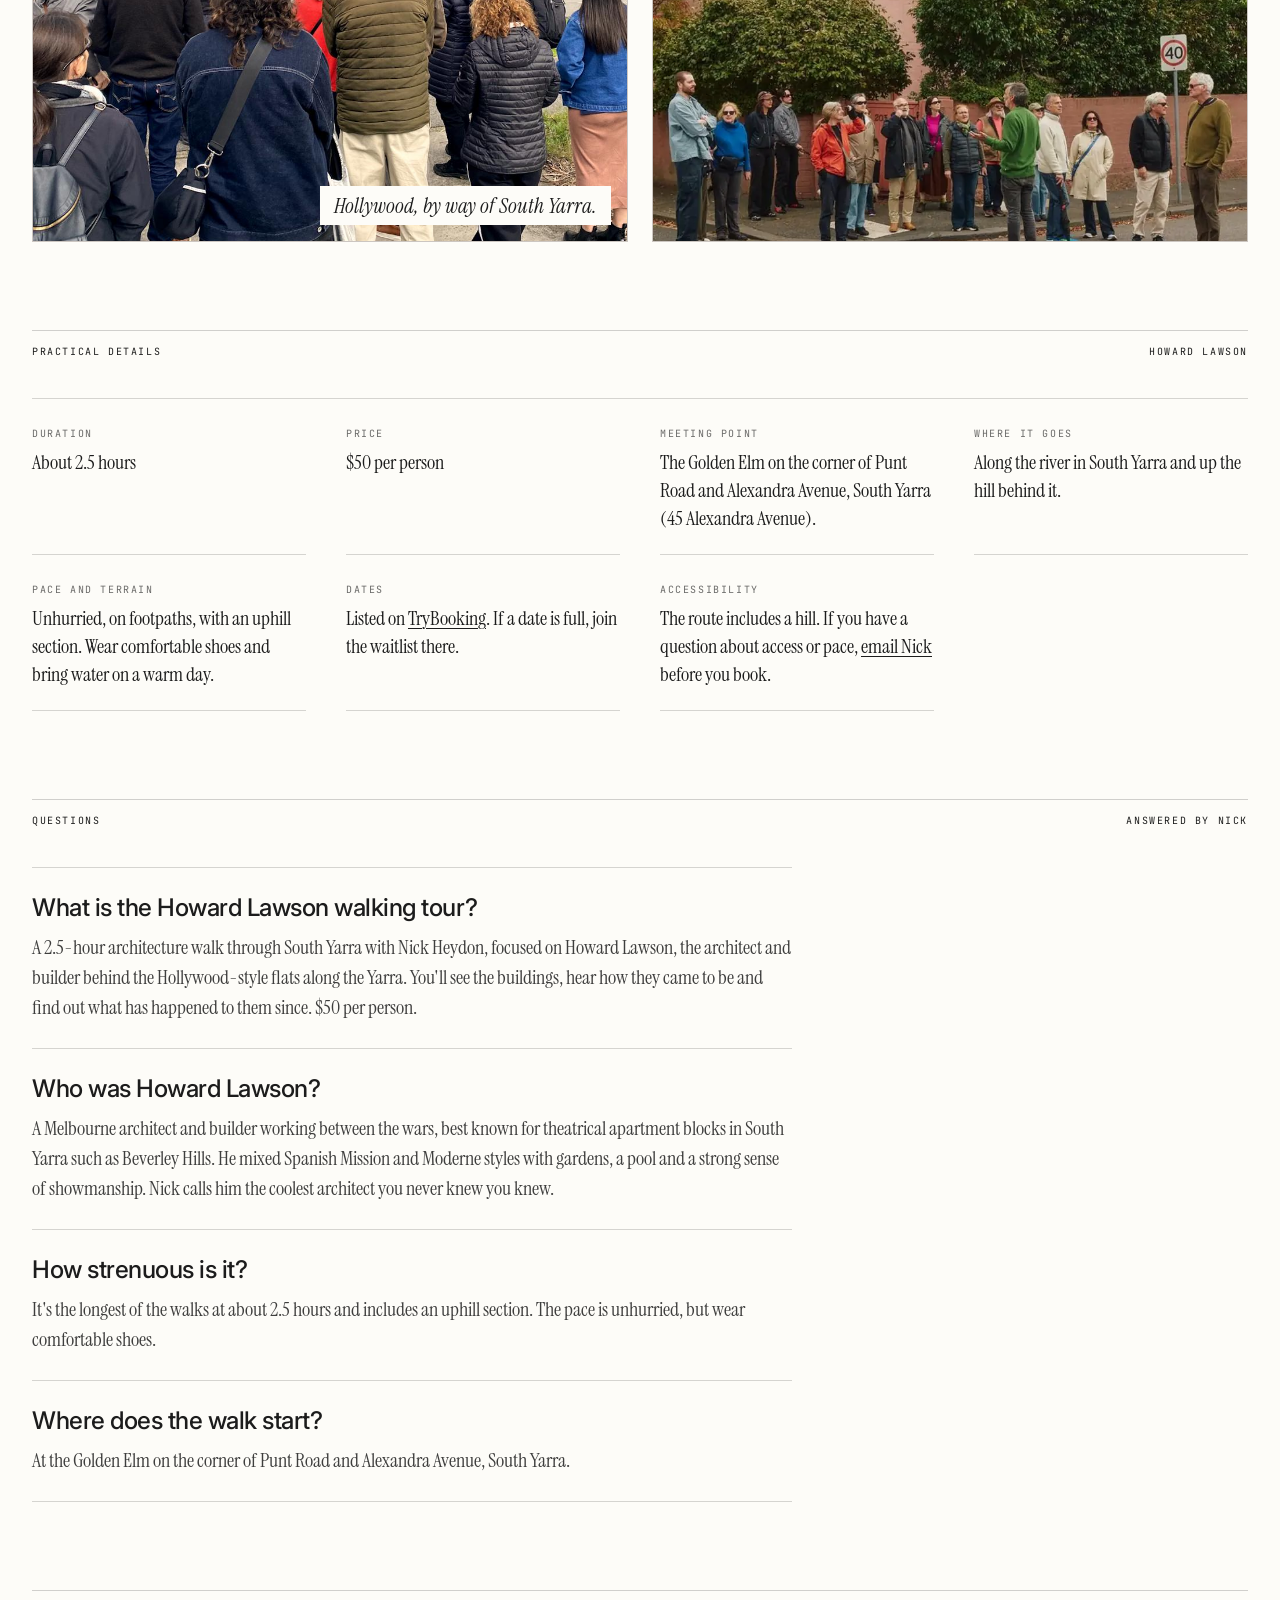
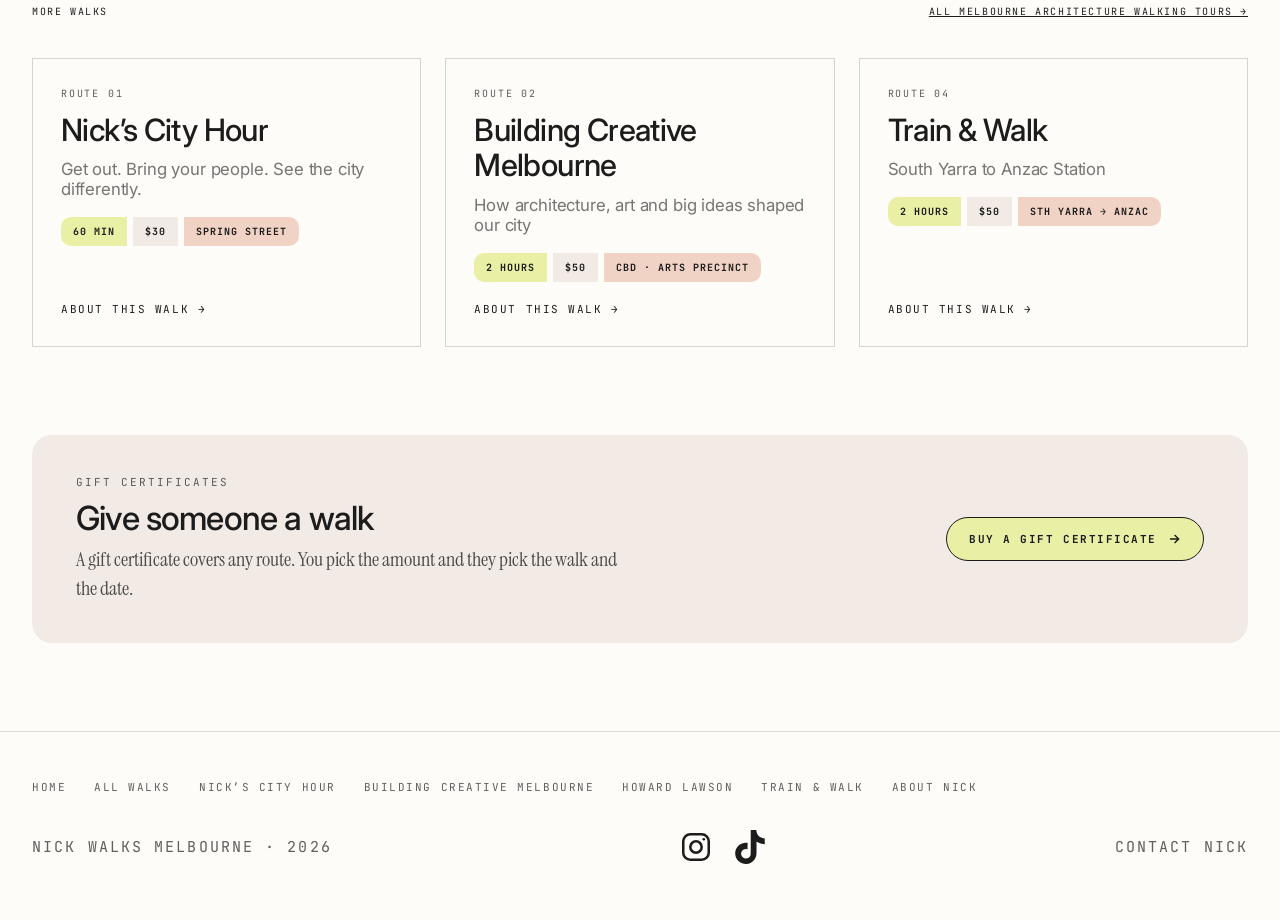
<file: howard-lawson-walking-tour-melbourne.html>
<!doctype html>
<html lang="en">
<head>
  <!-- Google tag (gtag.js) -->
  <script async src="https://www.googletagmanager.com/gtag/js?id=G-BQDYD9R6VF"></script>
  <script>
    window.dataLayer = window.dataLayer || [];
    function gtag(){dataLayer.push(arguments);}
    gtag('js', new Date());
    gtag('config', 'G-BQDYD9R6VF');
  </script>
  <meta charset="utf-8" />
  <meta name="viewport" content="width=device-width, initial-scale=1" />
  <title>Howard Lawson Architecture Walking Tour | South Yarra Melbourne</title>
  <meta name="description" content="A 2.5-hour South Yarra walking tour with Nick Heydon on Howard Lawson, the architect and builder behind the Hollywood-style flats along the Yarra. Spanish Mission, Moderne and pleasure gardens. $50." />
  <link rel="canonical" href="https://nickwalksmelbourne.com.au/howard-lawson-walking-tour-melbourne" />
  <meta property="og:type" content="website" />
  <meta property="og:site_name" content="Nick Walks Melbourne" />
  <meta property="og:title" content="Howard Lawson Architecture Walking Tour | South Yarra Melbourne" />
  <meta property="og:description" content="A 2.5-hour South Yarra walking tour with Nick Heydon on Howard Lawson, the architect and builder behind the Hollywood-style flats along the Yarra. Spanish Mission, Moderne and pleasure gardens. $50." />
  <meta property="og:url" content="https://nickwalksmelbourne.com.au/howard-lawson-walking-tour-melbourne" />
  <meta property="og:image" content="https://nickwalksmelbourne.com.au/image9.jpeg" />
  <meta property="og:locale" content="en_AU" />
  <meta name="twitter:card" content="summary_large_image" />
  <link rel="icon" href="/favicon.svg" type="image/svg+xml" />
  <link rel="icon" href="/favicon-32.png" sizes="32x32" type="image/png" />
  <link rel="apple-touch-icon" href="/apple-touch-icon.png" />
  <link rel="preconnect" href="https://fonts.googleapis.com" />
  <link rel="preconnect" href="https://fonts.gstatic.com" crossorigin />
  <link href="https://fonts.googleapis.com/css2?family=Inter:wght@500;700;800;900&family=Instrument+Serif:ital@0;1&family=JetBrains+Mono:wght@400;500;700&display=swap" rel="stylesheet" />
  <link rel="stylesheet" href="/site.css" />
  <script type="application/ld+json">
{
  "@context": "https://schema.org",
  "@graph": [
    {
      "@type": "TouristTrip",
      "@id": "https://nickwalksmelbourne.com.au/howard-lawson-walking-tour-melbourne#trip",
      "name": "Howard Lawson",
      "description": "A 2.5-hour South Yarra walking tour with Nick Heydon on Howard Lawson, the architect and builder behind the Hollywood-style flats along the Yarra. Spanish Mission, Moderne and pleasure gardens. $50.",
      "url": "https://nickwalksmelbourne.com.au/howard-lawson-walking-tour-melbourne",
      "image": "https://nickwalksmelbourne.com.au/image9.jpeg",
      "touristType": [
        "Architecture enthusiasts",
        "Melbourne locals",
        "Visitors to Melbourne"
      ],
      "provider": {
        "@id": "https://nickwalksmelbourne.com.au/#organization"
      },
      "offers": {
        "@type": "Offer",
        "price": "50",
        "priceCurrency": "AUD",
        "url": "https://www.trybooking.com/events/landing/1597379"
      }
    },
    {
      "@type": "BreadcrumbList",
      "itemListElement": [
        {
          "@type": "ListItem",
          "position": 1,
          "name": "Home",
          "item": "https://nickwalksmelbourne.com.au/"
        },
        {
          "@type": "ListItem",
          "position": 2,
          "name": "Melbourne architecture walking tours",
          "item": "https://nickwalksmelbourne.com.au/melbourne-architecture-walking-tours"
        },
        {
          "@type": "ListItem",
          "position": 3,
          "name": "Howard Lawson"
        }
      ]
    },
    {
      "@type": "FAQPage",
      "mainEntity": [
        {
          "@type": "Question",
          "name": "What is the Howard Lawson walking tour?",
          "acceptedAnswer": {
            "@type": "Answer",
            "text": "A 2.5-hour architecture walk through South Yarra with Nick Heydon, focused on Howard Lawson, the architect and builder behind the Hollywood-style flats along the Yarra. You'll see the buildings, hear how they came to be and find out what has happened to them since. $50 per person."
          }
        },
        {
          "@type": "Question",
          "name": "Who was Howard Lawson?",
          "acceptedAnswer": {
            "@type": "Answer",
            "text": "A Melbourne architect and builder working between the wars, best known for theatrical apartment blocks in South Yarra such as Beverley Hills. He mixed Spanish Mission and Moderne styles with gardens, a pool and a strong sense of showmanship. Nick calls him the coolest architect you never knew you knew."
          }
        },
        {
          "@type": "Question",
          "name": "How strenuous is it?",
          "acceptedAnswer": {
            "@type": "Answer",
            "text": "It's the longest of the walks at about 2.5 hours and includes an uphill section. The pace is unhurried, but wear comfortable shoes."
          }
        },
        {
          "@type": "Question",
          "name": "Where does the walk start?",
          "acceptedAnswer": {
            "@type": "Answer",
            "text": "At the Golden Elm on the corner of Punt Road and Alexandra Avenue, South Yarra."
          }
        }
      ]
    }
  ]
}
  </script>
</head>
<body>
  <header class="wrap">
    <div class="top">
      <a class="wordmark" href="/">Nick Walks Melbourne</a>
      <nav aria-label="Site">
        <a href="/melbourne-architecture-walking-tours" aria-current="page">All walks</a>
        <a href="/#about">About Nick</a>
        <a href="https://www.trybooking.com/events/giftcertificate/252828">Gift certificates</a>
        <a href="mailto:nick@risefilms.com.au">Contact</a>
      </nav>
    </div>
  </header>

  <main class="wrap">
    <ol class="crumbs"><li><a href="/">Home</a></li><li><a href="/melbourne-architecture-walking-tours">Melbourne architecture walking tours</a></li><li aria-current="page">Howard Lawson</li></ol>

    <section class="page-hero">
      <div>
        <div class="eyebrow">Route 03 · South Yarra</div>
        <h1>Howard Lawson</h1>
        <p class="lede it">Glamour by the Yarra</p>
        <p class="lede">Don't know anything about those over-the-top Hollywood flats along the river in South Yarra? Well you will now with a deep dive into the coolest architect you never knew you knew, Howard Lawson.</p>
        <div class="stats"><span class="s s1">2.5 HOURS</span><span class="s s2">$50</span><span class="s s3">SOUTH YARRA</span></div>
        <div class="actions">
          <a class="book" href="https://www.trybooking.com/events/landing/1597379" target="_blank" rel="noopener">Book on TryBooking <svg viewBox="0 0 24 24" fill="none" stroke="currentColor" stroke-width="2.5" aria-hidden="true"><path d="M5 12h14M13 5l7 7-7 7"/></svg></a>
          <a class="book ghost" href="https://www.trybooking.com/events/giftcertificate/252828" target="_blank" rel="noopener">Gift certificate</a>
        </div>
        
      </div>
      <div class="walk-viz">
        <span class="tag">Route 03</span>
        <svg viewBox="0 0 400 300" preserveAspectRatio="xMidYMid meet" aria-hidden="true">
          <defs>
            <path id="p3c1" d="M 200,150 m -50,0 a 50,50 0 1,1 100,0 a 50,50 0 1,1 -100,0" />
            <path id="p3c2" d="M 200,150 m -90,0 a 90,90 0 1,1 180,0 a 90,90 0 1,1 -180,0" />
            <path id="p3c3" d="M 200,150 m -130,0 a 130,130 0 1,1 260,0 a 130,130 0 1,1 -260,0" />
          </defs>
          <text font-family="JetBrains Mono, monospace" font-size="9" fill="#1c1c1c"><textPath href="#p3c1">Punt :: Myryny :: Missionaries :: Golden elm ::</textPath></text>
          <text font-family="JetBrains Mono, monospace" font-size="8" fill="#4a4640" opacity="0.7"><textPath href="#p3c2">Stratton Heights :: Precipice :: Hollywood :: Pleasure gardens :: Spanish mission ::</textPath></text>
          <text font-family="JetBrains Mono, monospace" font-size="7" fill="#c47057" opacity="0.65"><textPath href="#p3c3">Howard Lawson :: Fire :: Recycle :: Saltire :: Beverley Hills :: Pool :: Moderne :: </textPath></text>
          <circle cx="200" cy="150" r="3" fill="#1c1c1c"/>
        </svg>
      </div>
    </section>

    <section class="section">
      <div class="sect-label"><span>The walk</span><span>Route 03</span></div>
      <div class="two-col prose">
        <div>
          <h2>What you'll see</h2>
          <p>Howard Lawson was an architect and builder who, between the wars, put up a run of extravagant apartment buildings along the river in South Yarra: Spanish Mission, Moderne, terraced gardens, a pool, and names borrowed straight from Hollywood.</p><p>The walk starts at the Golden Elm on the corner of Punt Road and Alexandra Avenue and follows the flats along the river and up the hill, with the story of the man who built them and what has happened to the buildings since.</p>
          <p>Names that come up along the way:</p>
          <ul class="names"><li>Beverley Hills</li><li>Stratton Heights</li><li>Spanish Mission</li><li>Moderne</li><li>Pleasure gardens</li><li>Pool</li><li>Hollywood</li><li>Saltire</li><li>Precipice</li><li>Missionaries</li><li>Golden Elm</li><li>Fire</li><li>Recycle</li></ul>
        </div>
        <div>
          <h2>Who it suits</h2>
          <p>Anyone who has driven along Alexandra Avenue and wondered about those buildings. It's the longest of the walks at about 2.5 hours and there's an uphill section, so wear comfortable shoes.</p>
          <p>Your guide is <a href="/#about">Nick Heydon</a>, an architectural guide who runs all four <a href="/melbourne-architecture-walking-tours">Nick Walks Melbourne routes</a>.</p>
        </div>
      </div>
    </section>

    <div class="photo-pair">
      <figure class="figure portrait">
        <div class="hud"><span class="pill-mini">FIELD</span><span class="pill-mini outline">ROUTE 03</span></div>
        <img src="/image9.jpeg" width="1024" height="1280" alt="Nick Heydon pointing out a curved white apartment building on a hill to a walk group in South Yarra" loading="lazy" />
        <figcaption>Hollywood, by way of South Yarra.</figcaption>
      </figure>
      <figure class="figure portrait">
        <div class="hud"><span class="pill-mini">FIELD</span><span class="pill-mini outline">SPANISH MISSION</span></div>
        <img src="/spanish-mission-group.webp" width="900" height="1349" alt="A walk group gathered outside a pink Spanish Mission style house with a terracotta roof" loading="lazy" />
        
      </figure>
    </div>

    <section class="section">
      <div class="sect-label"><span>Practical details</span><span>Howard Lawson</span></div>
      <dl class="details"><div><dt>Duration</dt><dd>About 2.5 hours</dd></div><div><dt>Price</dt><dd>$50 per person</dd></div><div><dt>Meeting point</dt><dd>The Golden Elm on the corner of Punt Road and Alexandra Avenue, South Yarra (45 Alexandra Avenue).</dd></div><div><dt>Where it goes</dt><dd>Along the river in South Yarra and up the hill behind it.</dd></div><div><dt>Pace and terrain</dt><dd>Unhurried, on footpaths, with an uphill section. Wear comfortable shoes and bring water on a warm day.</dd></div><div><dt>Dates</dt><dd>Listed on <a href="https://www.trybooking.com/events/landing/1597379" target="_blank" rel="noopener">TryBooking</a>. If a date is full, join the waitlist there.</dd></div><div><dt>Accessibility</dt><dd>The route includes a hill. If you have a question about access or pace, <a href="mailto:nick@risefilms.com.au">email Nick</a> before you book.</dd></div></dl>
    </section>

    <section class="section">
      <div class="sect-label"><span>Questions</span><span>Answered by Nick</span></div>
      <div class="faq">
<div class="q"><h3>What is the Howard Lawson walking tour?</h3><p>A 2.5-hour architecture walk through South Yarra with Nick Heydon, focused on Howard Lawson, the architect and builder behind the Hollywood-style flats along the Yarra. You'll see the buildings, hear how they came to be and find out what has happened to them since. $50 per person.</p></div>
<div class="q"><h3>Who was Howard Lawson?</h3><p>A Melbourne architect and builder working between the wars, best known for theatrical apartment blocks in South Yarra such as Beverley Hills. He mixed Spanish Mission and Moderne styles with gardens, a pool and a strong sense of showmanship. Nick calls him the coolest architect you never knew you knew.</p></div>
<div class="q"><h3>How strenuous is it?</h3><p>It's the longest of the walks at about 2.5 hours and includes an uphill section. The pace is unhurried, but wear comfortable shoes.</p></div>
<div class="q"><h3>Where does the walk start?</h3><p>At the Golden Elm on the corner of Punt Road and Alexandra Avenue, South Yarra.</p></div>
</div>
    </section>

    <section class="section">
      <div class="sect-label"><span>More walks</span><span><a href="/melbourne-architecture-walking-tours">All Melbourne architecture walking tours →</a></span></div>
      <div class="cards compact">
        <a class="card" href="/melbourne-lunchtime-walking-tour">
          <span class="num">Route 01</span>
          <h3>Nick’s City Hour</h3>
          <span class="sub">Get out. Bring your people. See the city differently.</span>
          <p>Nick’s City Hour is a fast-paced one-hour walking tour through the architecture, design and stories of Melbourne’s CBD. From Australia’s first skyscraper to the very latest in incredible design, discover the city you walk past every day.</p>
          <div class="stats"><span class="s s1">60 MIN</span><span class="s s2">$30</span><span class="s s3">SPRING STREET</span></div>
          <span class="more">About this walk →</span>
        </a><a class="card" href="/building-creative-melbourne-walking-tour">
          <span class="num">Route 02</span>
          <h3>Building Creative Melbourne</h3>
          <span class="sub">How architecture, art and big ideas shaped our city</span>
          <p>From the tiny artist garrets in the Nicholas Building to the Great Hall at National Gallery Victoria, we take an unforgettable tour through the creative world of Melbourne.</p>
          <div class="stats"><span class="s s1">2 HOURS</span><span class="s s2">$50</span><span class="s s3">CBD · ARTS PRECINCT</span></div>
          <span class="more">About this walk →</span>
        </a><a class="card" href="/south-yarra-architecture-walking-tour">
          <span class="num">Route 04</span>
          <h3>Train &amp; Walk</h3>
          <span class="sub">South Yarra to Anzac Station</span>
          <p>Who needs traffic? Catch the train to South Yarra and explore its dirty secrets, engrossing history and the very latest in architecture on this leafy two hour walk. We walk to the soaring cavern of Anzac Station and catch the train home.</p>
          <div class="stats"><span class="s s1">2 HOURS</span><span class="s s2">$50</span><span class="s s3">STH YARRA → ANZAC</span></div>
          <span class="more">About this walk →</span>
        </a>
      </div>
    </section>

    <section class="gift">
      <div>
        <div class="num">Gift certificates</div>
        <h2>Give someone a walk</h2>
        <p>A gift certificate covers any route. You pick the amount and they pick the walk and the date.</p>
      </div>
      <a class="book" href="https://www.trybooking.com/events/giftcertificate/252828" target="_blank" rel="noopener">Buy a gift certificate <svg viewBox="0 0 24 24" fill="none" stroke="currentColor" stroke-width="2.5" aria-hidden="true"><path d="M5 12h14M13 5l7 7-7 7"/></svg></a>
    </section>
  </main>

  <footer>
    <div class="wrap">
      <nav class="foot-nav" aria-label="Pages"><a href="/">Home</a><a href="/melbourne-architecture-walking-tours">All walks</a><a href="/melbourne-lunchtime-walking-tour">Nick’s City Hour</a><a href="/building-creative-melbourne-walking-tour">Building Creative Melbourne</a><a href="/howard-lawson-walking-tour-melbourne">Howard Lawson</a><a href="/south-yarra-architecture-walking-tour">Train &amp; Walk</a><a href="/#about">About Nick</a></nav>
      <div class="foot-row">
        <span>Nick Walks Melbourne · 2026</span>
        <span class="social-links">
        <a href="https://instagram.com/nickwalksmelbourne" target="_blank" rel="noopener" aria-label="Nick Walks Melbourne on Instagram" title="Instagram"><svg viewBox="0 0 24 24" fill="none" stroke="currentColor" stroke-width="1.8" aria-hidden="true"><rect x="3" y="3" width="18" height="18" rx="5"/><circle cx="12" cy="12" r="4"/><circle cx="17.5" cy="6.5" r="0.9" fill="currentColor" stroke="none"/></svg></a>
        <a href="https://www.tiktok.com/@nickwalksmelbourne" target="_blank" rel="noopener" aria-label="Nick Walks Melbourne on TikTok" title="TikTok"><svg viewBox="0 0 24 24" fill="currentColor" aria-hidden="true"><path d="M12.525.02c1.31-.02 2.61-.01 3.91-.02.08 1.53.63 3.09 1.75 4.17 1.12 1.11 2.7 1.62 4.24 1.79v4.03c-1.44-.05-2.89-.35-4.2-.97-.57-.26-1.1-.59-1.62-.93-.01 2.92.01 5.84-.02 8.75-.08 1.4-.54 2.79-1.35 3.94-1.31 1.92-3.58 3.17-5.91 3.21-1.43.08-2.86-.31-4.08-1.03-2.02-1.19-3.44-3.37-3.65-5.71-.02-.5-.03-1-.01-1.49.18-1.9 1.12-3.72 2.58-4.96 1.66-1.44 3.98-2.13 6.15-1.72.02 1.48-.04 2.96-.04 4.44-.99-.32-2.15-.23-3.02.37-.63.41-1.11 1.04-1.36 1.75-.21.51-.15 1.07-.14 1.61.24 1.64 1.82 3.02 3.5 2.87 1.12-.01 2.19-.66 2.77-1.61.19-.33.4-.67.41-1.06.1-1.79.06-3.57.07-5.36.01-4.03-.01-8.05.02-12.07z"/></svg></a>
      </span>
        <a href="mailto:nick@risefilms.com.au">Contact Nick</a>
      </div>
    </div>
  </footer>
</body>
</html>
</file>
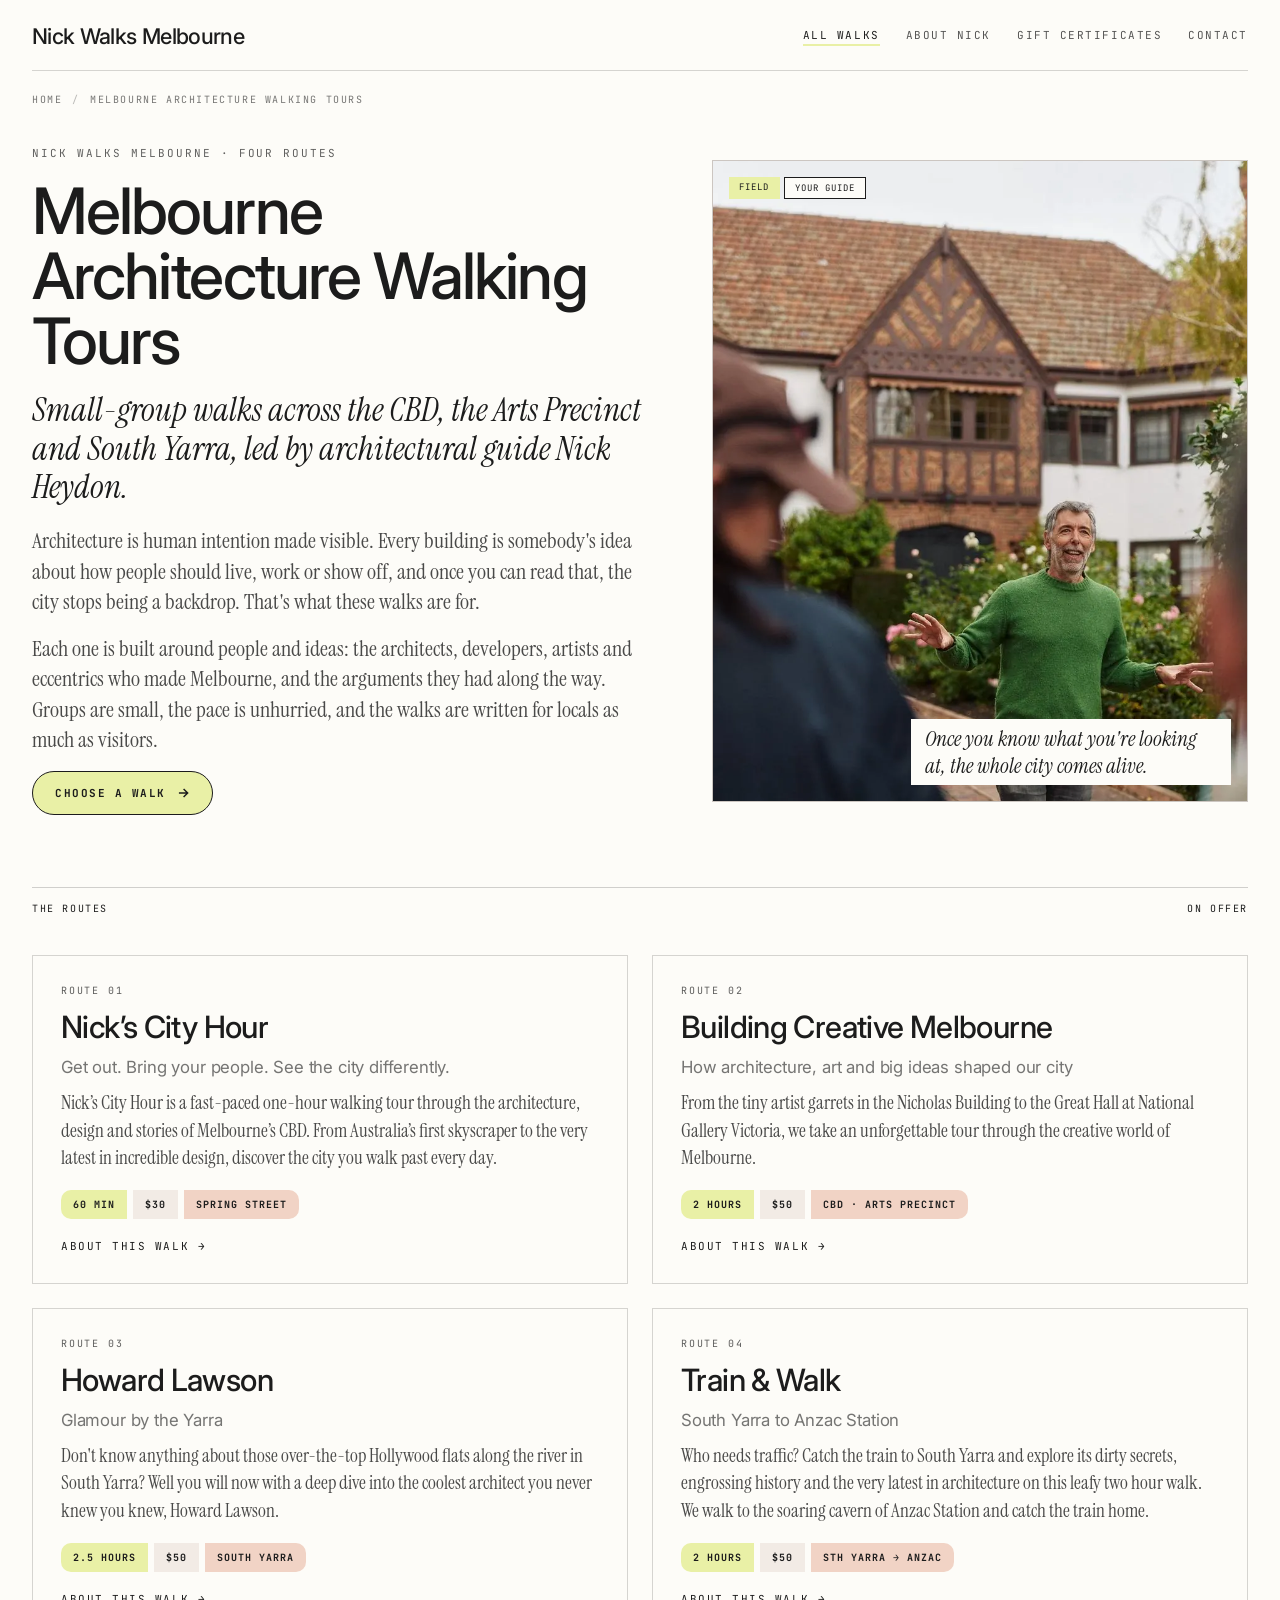
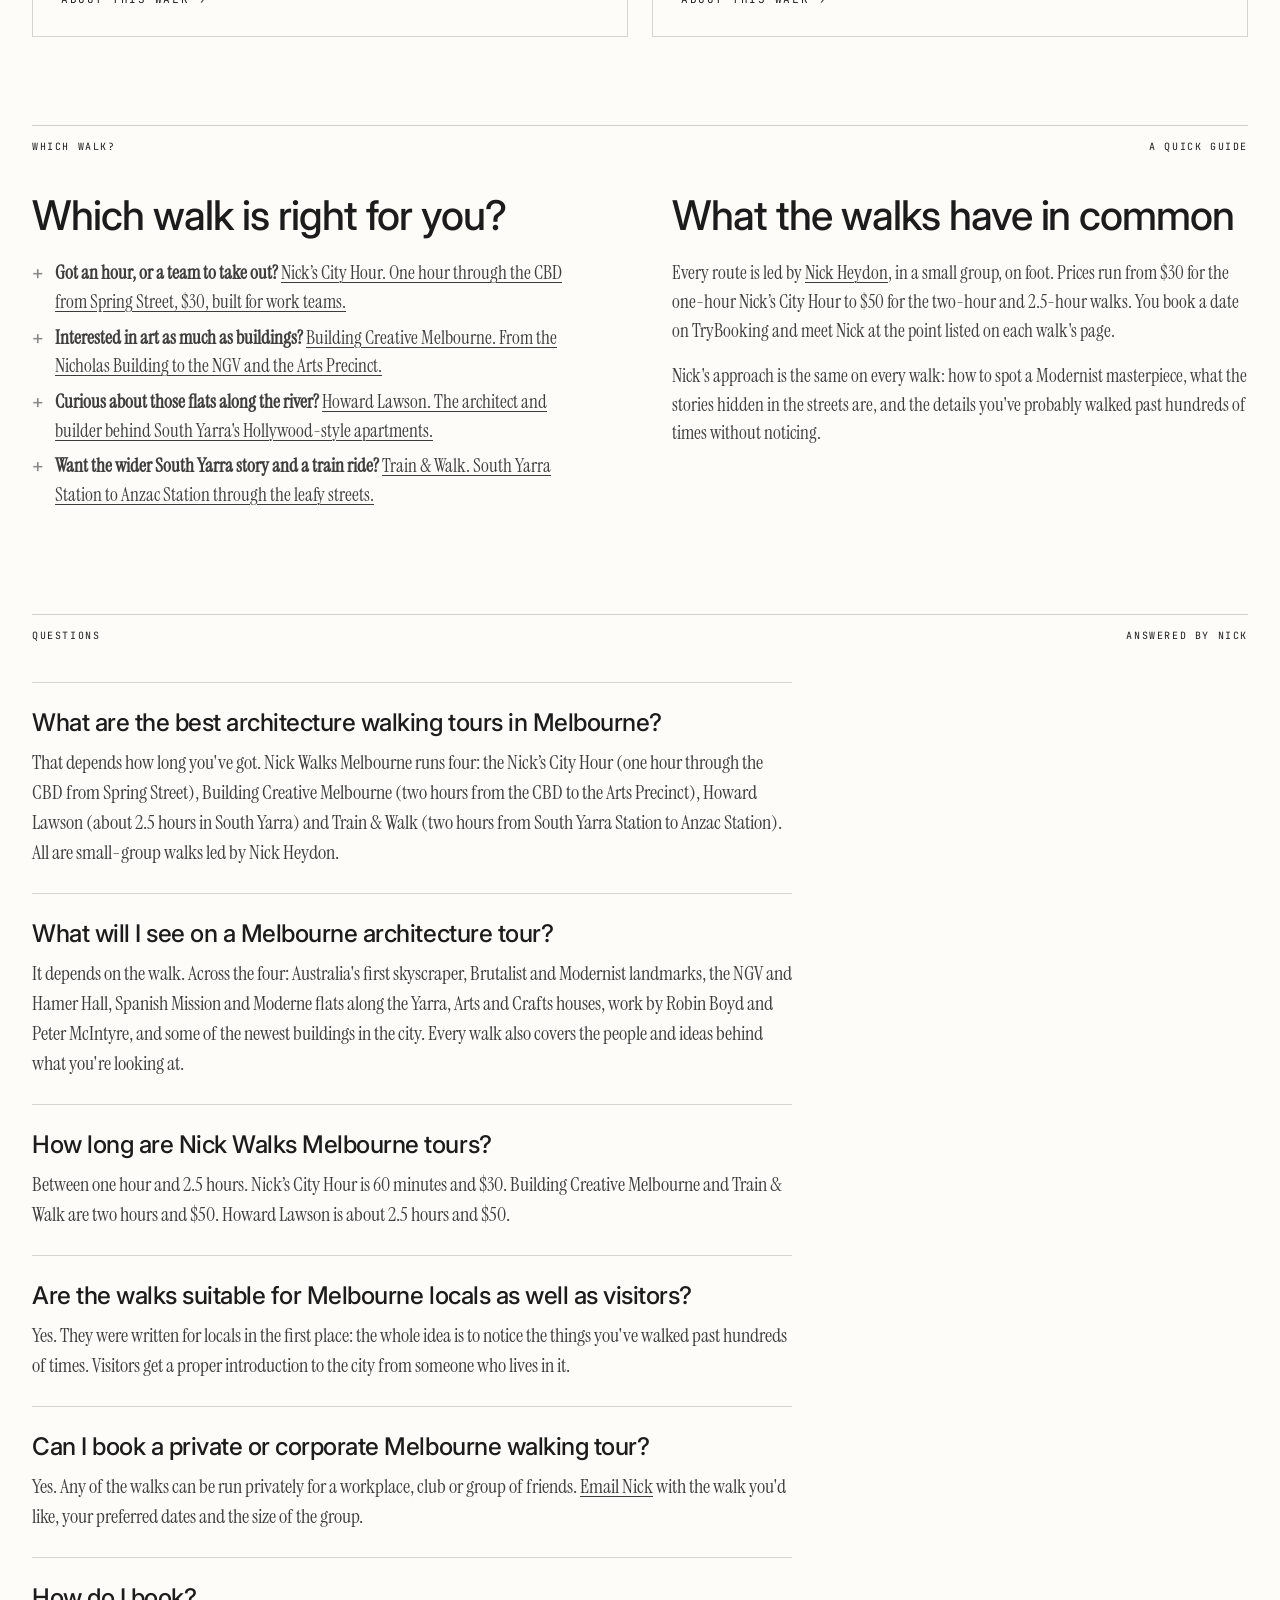
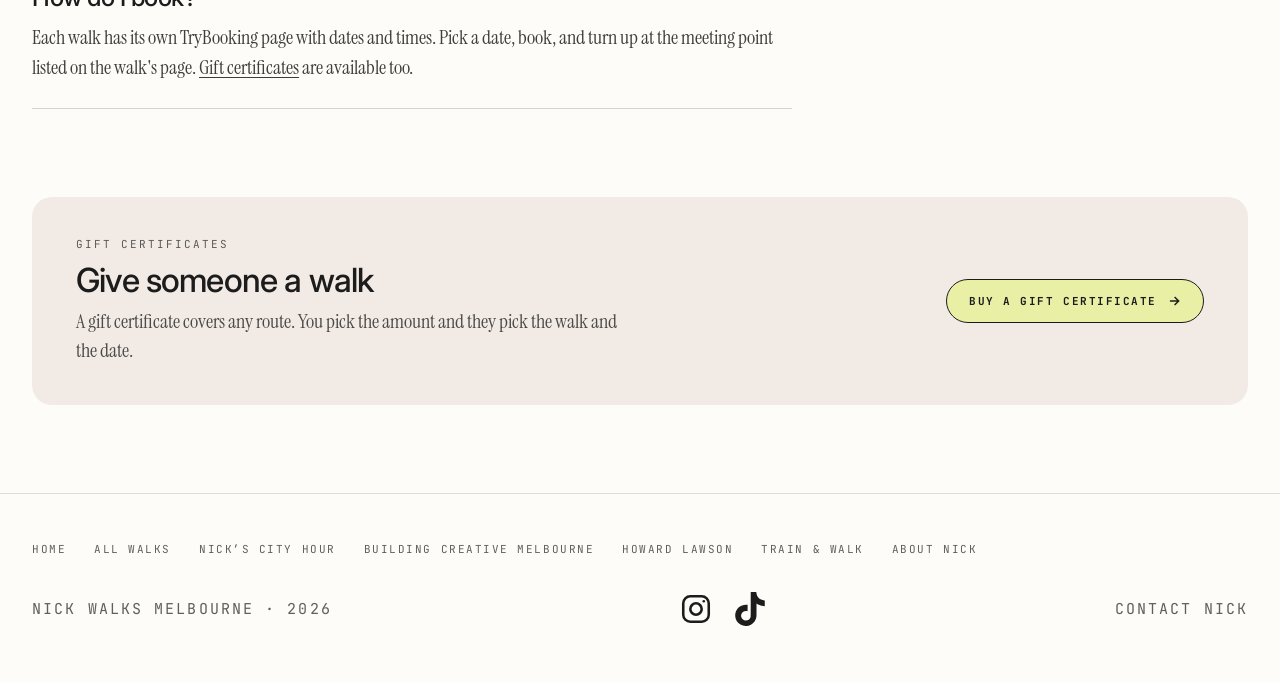
<file: melbourne-architecture-walking-tours.html>
<!doctype html>
<html lang="en">
<head>
  <!-- Google tag (gtag.js) -->
  <script async src="https://www.googletagmanager.com/gtag/js?id=G-BQDYD9R6VF"></script>
  <script>
    window.dataLayer = window.dataLayer || [];
    function gtag(){dataLayer.push(arguments);}
    gtag('js', new Date());
    gtag('config', 'G-BQDYD9R6VF');
  </script>
  <meta charset="utf-8" />
  <meta name="viewport" content="width=device-width, initial-scale=1" />
  <title>Melbourne Architecture Walking Tours | Nick Walks Melbourne</title>
  <meta name="description" content="Small-group architecture walking tours of Melbourne with Nick Heydon: a one-hour city walk for teams, the Arts Precinct, Howard Lawson&#x27;s South Yarra flats, and a train-and-walk from South Yarra to Anzac Station. From $30." />
  <link rel="canonical" href="https://nickwalksmelbourne.com.au/melbourne-architecture-walking-tours" />
  <meta property="og:type" content="website" />
  <meta property="og:site_name" content="Nick Walks Melbourne" />
  <meta property="og:title" content="Melbourne Architecture Walking Tours | Nick Walks Melbourne" />
  <meta property="og:description" content="Small-group architecture walking tours of Melbourne with Nick Heydon: a one-hour city walk for teams, the Arts Precinct, Howard Lawson&#x27;s South Yarra flats, and a train-and-walk from South Yarra to Anzac Station. From $30." />
  <meta property="og:url" content="https://nickwalksmelbourne.com.au/melbourne-architecture-walking-tours" />
  <meta property="og:image" content="https://nickwalksmelbourne.com.au/og-image.png" />
  <meta property="og:locale" content="en_AU" />
  <meta name="twitter:card" content="summary_large_image" />
  <link rel="icon" href="/favicon.svg" type="image/svg+xml" />
  <link rel="icon" href="/favicon-32.png" sizes="32x32" type="image/png" />
  <link rel="apple-touch-icon" href="/apple-touch-icon.png" />
  <link rel="preconnect" href="https://fonts.googleapis.com" />
  <link rel="preconnect" href="https://fonts.gstatic.com" crossorigin />
  <link href="https://fonts.googleapis.com/css2?family=Inter:wght@500;700;800;900&family=Instrument+Serif:ital@0;1&family=JetBrains+Mono:wght@400;500;700&display=swap" rel="stylesheet" />
  <link rel="stylesheet" href="/site.css" />
  <script type="application/ld+json">
{
  "@context": "https://schema.org",
  "@graph": [
    {
      "@type": "CollectionPage",
      "@id": "https://nickwalksmelbourne.com.au/melbourne-architecture-walking-tours",
      "url": "https://nickwalksmelbourne.com.au/melbourne-architecture-walking-tours",
      "name": "Melbourne Architecture Walking Tours",
      "description": "Small-group architecture walking tours of Melbourne with Nick Heydon: a one-hour city walk for teams, the Arts Precinct, Howard Lawson's South Yarra flats, and a train-and-walk from South Yarra to Anzac Station. From $30.",
      "isPartOf": {
        "@id": "https://nickwalksmelbourne.com.au/#website"
      },
      "about": {
        "@id": "https://nickwalksmelbourne.com.au/#organization"
      },
      "mainEntity": {
        "@type": "ItemList",
        "itemListElement": [
          {
            "@type": "ListItem",
            "position": 1,
            "name": "Nick’s City Hour",
            "url": "https://nickwalksmelbourne.com.au/melbourne-lunchtime-walking-tour"
          },
          {
            "@type": "ListItem",
            "position": 2,
            "name": "Building Creative Melbourne",
            "url": "https://nickwalksmelbourne.com.au/building-creative-melbourne-walking-tour"
          },
          {
            "@type": "ListItem",
            "position": 3,
            "name": "Howard Lawson",
            "url": "https://nickwalksmelbourne.com.au/howard-lawson-walking-tour-melbourne"
          },
          {
            "@type": "ListItem",
            "position": 4,
            "name": "Train & Walk",
            "url": "https://nickwalksmelbourne.com.au/south-yarra-architecture-walking-tour"
          }
        ]
      }
    },
    {
      "@type": "BreadcrumbList",
      "itemListElement": [
        {
          "@type": "ListItem",
          "position": 1,
          "name": "Home",
          "item": "https://nickwalksmelbourne.com.au/"
        },
        {
          "@type": "ListItem",
          "position": 2,
          "name": "Melbourne architecture walking tours"
        }
      ]
    },
    {
      "@type": "FAQPage",
      "mainEntity": [
        {
          "@type": "Question",
          "name": "What are the best architecture walking tours in Melbourne?",
          "acceptedAnswer": {
            "@type": "Answer",
            "text": "That depends how long you've got. Nick Walks Melbourne runs four: the Nick’s City Hour (one hour through the CBD from Spring Street), Building Creative Melbourne (two hours from the CBD to the Arts Precinct), Howard Lawson (about 2.5 hours in South Yarra) and Train & Walk (two hours from South Yarra Station to Anzac Station). All are small-group walks led by Nick Heydon."
          }
        },
        {
          "@type": "Question",
          "name": "What will I see on a Melbourne architecture tour?",
          "acceptedAnswer": {
            "@type": "Answer",
            "text": "It depends on the walk. Across the four: Australia's first skyscraper, Brutalist and Modernist landmarks, the NGV and Hamer Hall, Spanish Mission and Moderne flats along the Yarra, Arts and Crafts houses, work by Robin Boyd and Peter McIntyre, and some of the newest buildings in the city. Every walk also covers the people and ideas behind what you're looking at."
          }
        },
        {
          "@type": "Question",
          "name": "How long are Nick Walks Melbourne tours?",
          "acceptedAnswer": {
            "@type": "Answer",
            "text": "Between one hour and 2.5 hours. Nick’s City Hour is 60 minutes and $30. Building Creative Melbourne and Train & Walk are two hours and $50. Howard Lawson is about 2.5 hours and $50."
          }
        },
        {
          "@type": "Question",
          "name": "Are the walks suitable for Melbourne locals as well as visitors?",
          "acceptedAnswer": {
            "@type": "Answer",
            "text": "Yes. They were written for locals in the first place: the whole idea is to notice the things you've walked past hundreds of times. Visitors get a proper introduction to the city from someone who lives in it."
          }
        },
        {
          "@type": "Question",
          "name": "Can I book a private or corporate Melbourne walking tour?",
          "acceptedAnswer": {
            "@type": "Answer",
            "text": "Yes. Any of the walks can be run privately for a workplace, club or group of friends. Email Nick with the walk you'd like, your preferred dates and the size of the group."
          }
        },
        {
          "@type": "Question",
          "name": "How do I book?",
          "acceptedAnswer": {
            "@type": "Answer",
            "text": "Each walk has its own TryBooking page with dates and times. Pick a date, book, and turn up at the meeting point listed on the walk's page. Gift certificates are available too."
          }
        }
      ]
    }
  ]
}
  </script>
</head>
<body>
  <header class="wrap">
    <div class="top">
      <a class="wordmark" href="/">Nick Walks Melbourne</a>
      <nav aria-label="Site">
        <a href="/melbourne-architecture-walking-tours" aria-current="page">All walks</a>
        <a href="/#about">About Nick</a>
        <a href="https://www.trybooking.com/events/giftcertificate/252828">Gift certificates</a>
        <a href="mailto:nick@risefilms.com.au">Contact</a>
      </nav>
    </div>
  </header>

  <main class="wrap">
    <ol class="crumbs"><li><a href="/">Home</a></li><li aria-current="page">Melbourne architecture walking tours</li></ol>

    <section class="page-hero">
      <div>
        <div class="eyebrow">Nick Walks Melbourne · Four routes</div>
        <h1>Melbourne Architecture Walking Tours</h1>
        <p class="lede it">Small-group walks across the CBD, the Arts Precinct and South Yarra, led by architectural guide Nick Heydon.</p>
        <p class="lede">Architecture is human intention made visible. Every building is somebody's idea about how people should live, work or show off, and once you can read that, the city stops being a backdrop. That's what these walks are for.</p>
        <p class="lede">Each one is built around people and ideas: the architects, developers, artists and eccentrics who made Melbourne, and the arguments they had along the way. Groups are small, the pace is unhurried, and the walks are written for locals as much as visitors.</p>
        <div class="actions">
          <a class="book" href="#walks">Choose a walk <svg viewBox="0 0 24 24" fill="none" stroke="currentColor" stroke-width="2.5" aria-hidden="true"><path d="M5 12h14M13 5l7 7-7 7"/></svg></a>
        </div>
      </div>
      <figure class="figure portrait" style="margin-bottom:0">
        <div class="hud"><span class="pill-mini">FIELD</span><span class="pill-mini outline">YOUR GUIDE</span></div>
        <img src="/nick-on-the-walk.webp" width="854" height="1280" alt="Nick Heydon mid-story in front of a Tudor revival house, arms out, with walk guests in the foreground" />
        <figcaption>Once you know what you're looking at, the whole city comes alive.</figcaption>
      </figure>
    </section>

    <section class="section" id="walks">
      <div class="sect-label"><span>The Routes</span><span>On offer</span></div>
      <div class="cards">
        <a class="card" href="/melbourne-lunchtime-walking-tour">
          <span class="num">Route 01</span>
          <h3>Nick’s City Hour</h3>
          <span class="sub">Get out. Bring your people. See the city differently.</span>
          <p>Nick’s City Hour is a fast-paced one-hour walking tour through the architecture, design and stories of Melbourne’s CBD. From Australia’s first skyscraper to the very latest in incredible design, discover the city you walk past every day.</p>
          <div class="stats"><span class="s s1">60 MIN</span><span class="s s2">$30</span><span class="s s3">SPRING STREET</span></div>
          <span class="more">About this walk →</span>
        </a><a class="card" href="/building-creative-melbourne-walking-tour">
          <span class="num">Route 02</span>
          <h3>Building Creative Melbourne</h3>
          <span class="sub">How architecture, art and big ideas shaped our city</span>
          <p>From the tiny artist garrets in the Nicholas Building to the Great Hall at National Gallery Victoria, we take an unforgettable tour through the creative world of Melbourne.</p>
          <div class="stats"><span class="s s1">2 HOURS</span><span class="s s2">$50</span><span class="s s3">CBD · ARTS PRECINCT</span></div>
          <span class="more">About this walk →</span>
        </a><a class="card" href="/howard-lawson-walking-tour-melbourne">
          <span class="num">Route 03</span>
          <h3>Howard Lawson</h3>
          <span class="sub">Glamour by the Yarra</span>
          <p>Don't know anything about those over-the-top Hollywood flats along the river in South Yarra? Well you will now with a deep dive into the coolest architect you never knew you knew, Howard Lawson.</p>
          <div class="stats"><span class="s s1">2.5 HOURS</span><span class="s s2">$50</span><span class="s s3">SOUTH YARRA</span></div>
          <span class="more">About this walk →</span>
        </a><a class="card" href="/south-yarra-architecture-walking-tour">
          <span class="num">Route 04</span>
          <h3>Train &amp; Walk</h3>
          <span class="sub">South Yarra to Anzac Station</span>
          <p>Who needs traffic? Catch the train to South Yarra and explore its dirty secrets, engrossing history and the very latest in architecture on this leafy two hour walk. We walk to the soaring cavern of Anzac Station and catch the train home.</p>
          <div class="stats"><span class="s s1">2 HOURS</span><span class="s s2">$50</span><span class="s s3">STH YARRA → ANZAC</span></div>
          <span class="more">About this walk →</span>
        </a>
      </div>
    </section>

    <section class="section">
      <div class="sect-label"><span>Which walk?</span><span>A quick guide</span></div>
      <div class="two-col prose">
        <div>
          <h2>Which walk is right for you?</h2>
          <ul><li><strong>Got an hour, or a team to take out?</strong> <a href="/melbourne-lunchtime-walking-tour">Nick’s City Hour. One hour through the CBD from Spring Street, $30, built for work teams.</a></li><li><strong>Interested in art as much as buildings?</strong> <a href="/building-creative-melbourne-walking-tour">Building Creative Melbourne. From the Nicholas Building to the NGV and the Arts Precinct.</a></li><li><strong>Curious about those flats along the river?</strong> <a href="/howard-lawson-walking-tour-melbourne">Howard Lawson. The architect and builder behind South Yarra's Hollywood-style apartments.</a></li><li><strong>Want the wider South Yarra story and a train ride?</strong> <a href="/south-yarra-architecture-walking-tour">Train &amp; Walk. South Yarra Station to Anzac Station through the leafy streets.</a></li></ul>
        </div>
        <div>
          <h2>What the walks have in common</h2>
          <p>Every route is led by <a href="/#about">Nick Heydon</a>, in a small group, on foot. Prices run from $30 for the one-hour Nick’s City Hour to $50 for the two-hour and 2.5-hour walks. You book a date on TryBooking and meet Nick at the point listed on each walk's page.</p>
          <p>Nick's approach is the same on every walk: how to spot a Modernist masterpiece, what the stories hidden in the streets are, and the details you've probably walked past hundreds of times without noticing.</p>
        </div>
      </div>
    </section>

    <section class="section">
      <div class="sect-label"><span>Questions</span><span>Answered by Nick</span></div>
      <div class="faq">
<div class="q"><h3>What are the best architecture walking tours in Melbourne?</h3><p>That depends how long you've got. Nick Walks Melbourne runs four: the Nick’s City Hour (one hour through the CBD from Spring Street), Building Creative Melbourne (two hours from the CBD to the Arts Precinct), Howard Lawson (about 2.5 hours in South Yarra) and Train &amp; Walk (two hours from South Yarra Station to Anzac Station). All are small-group walks led by Nick Heydon.</p></div>
<div class="q"><h3>What will I see on a Melbourne architecture tour?</h3><p>It depends on the walk. Across the four: Australia's first skyscraper, Brutalist and Modernist landmarks, the NGV and Hamer Hall, Spanish Mission and Moderne flats along the Yarra, Arts and Crafts houses, work by Robin Boyd and Peter McIntyre, and some of the newest buildings in the city. Every walk also covers the people and ideas behind what you're looking at.</p></div>
<div class="q"><h3>How long are Nick Walks Melbourne tours?</h3><p>Between one hour and 2.5 hours. Nick’s City Hour is 60 minutes and $30. Building Creative Melbourne and Train &amp; Walk are two hours and $50. Howard Lawson is about 2.5 hours and $50.</p></div>
<div class="q"><h3>Are the walks suitable for Melbourne locals as well as visitors?</h3><p>Yes. They were written for locals in the first place: the whole idea is to notice the things you've walked past hundreds of times. Visitors get a proper introduction to the city from someone who lives in it.</p></div>
<div class="q"><h3>Can I book a private or corporate Melbourne walking tour?</h3><p>Yes. Any of the walks can be run privately for a workplace, club or group of friends. <a href="mailto:nick@risefilms.com.au">Email Nick</a> with the walk you'd like, your preferred dates and the size of the group.</p></div>
<div class="q"><h3>How do I book?</h3><p>Each walk has its own TryBooking page with dates and times. Pick a date, book, and turn up at the meeting point listed on the walk's page. <a href="https://www.trybooking.com/events/giftcertificate/252828" target="_blank" rel="noopener">Gift certificates</a> are available too.</p></div>
</div>
    </section>

    <section class="gift">
      <div>
        <div class="num">Gift certificates</div>
        <h2>Give someone a walk</h2>
        <p>A gift certificate covers any route. You pick the amount and they pick the walk and the date.</p>
      </div>
      <a class="book" href="https://www.trybooking.com/events/giftcertificate/252828" target="_blank" rel="noopener">Buy a gift certificate <svg viewBox="0 0 24 24" fill="none" stroke="currentColor" stroke-width="2.5" aria-hidden="true"><path d="M5 12h14M13 5l7 7-7 7"/></svg></a>
    </section>
  </main>

  <footer>
    <div class="wrap">
      <nav class="foot-nav" aria-label="Pages"><a href="/">Home</a><a href="/melbourne-architecture-walking-tours">All walks</a><a href="/melbourne-lunchtime-walking-tour">Nick’s City Hour</a><a href="/building-creative-melbourne-walking-tour">Building Creative Melbourne</a><a href="/howard-lawson-walking-tour-melbourne">Howard Lawson</a><a href="/south-yarra-architecture-walking-tour">Train &amp; Walk</a><a href="/#about">About Nick</a></nav>
      <div class="foot-row">
        <span>Nick Walks Melbourne · 2026</span>
        <span class="social-links">
        <a href="https://instagram.com/nickwalksmelbourne" target="_blank" rel="noopener" aria-label="Nick Walks Melbourne on Instagram" title="Instagram"><svg viewBox="0 0 24 24" fill="none" stroke="currentColor" stroke-width="1.8" aria-hidden="true"><rect x="3" y="3" width="18" height="18" rx="5"/><circle cx="12" cy="12" r="4"/><circle cx="17.5" cy="6.5" r="0.9" fill="currentColor" stroke="none"/></svg></a>
        <a href="https://www.tiktok.com/@nickwalksmelbourne" target="_blank" rel="noopener" aria-label="Nick Walks Melbourne on TikTok" title="TikTok"><svg viewBox="0 0 24 24" fill="currentColor" aria-hidden="true"><path d="M12.525.02c1.31-.02 2.61-.01 3.91-.02.08 1.53.63 3.09 1.75 4.17 1.12 1.11 2.7 1.62 4.24 1.79v4.03c-1.44-.05-2.89-.35-4.2-.97-.57-.26-1.1-.59-1.62-.93-.01 2.92.01 5.84-.02 8.75-.08 1.4-.54 2.79-1.35 3.94-1.31 1.92-3.58 3.17-5.91 3.21-1.43.08-2.86-.31-4.08-1.03-2.02-1.19-3.44-3.37-3.65-5.71-.02-.5-.03-1-.01-1.49.18-1.9 1.12-3.72 2.58-4.96 1.66-1.44 3.98-2.13 6.15-1.72.02 1.48-.04 2.96-.04 4.44-.99-.32-2.15-.23-3.02.37-.63.41-1.11 1.04-1.36 1.75-.21.51-.15 1.07-.14 1.61.24 1.64 1.82 3.02 3.5 2.87 1.12-.01 2.19-.66 2.77-1.61.19-.33.4-.67.41-1.06.1-1.79.06-3.57.07-5.36.01-4.03-.01-8.05.02-12.07z"/></svg></a>
      </span>
        <a href="mailto:nick@risefilms.com.au">Contact Nick</a>
      </div>
    </div>
  </footer>
</body>
</html>
</file>
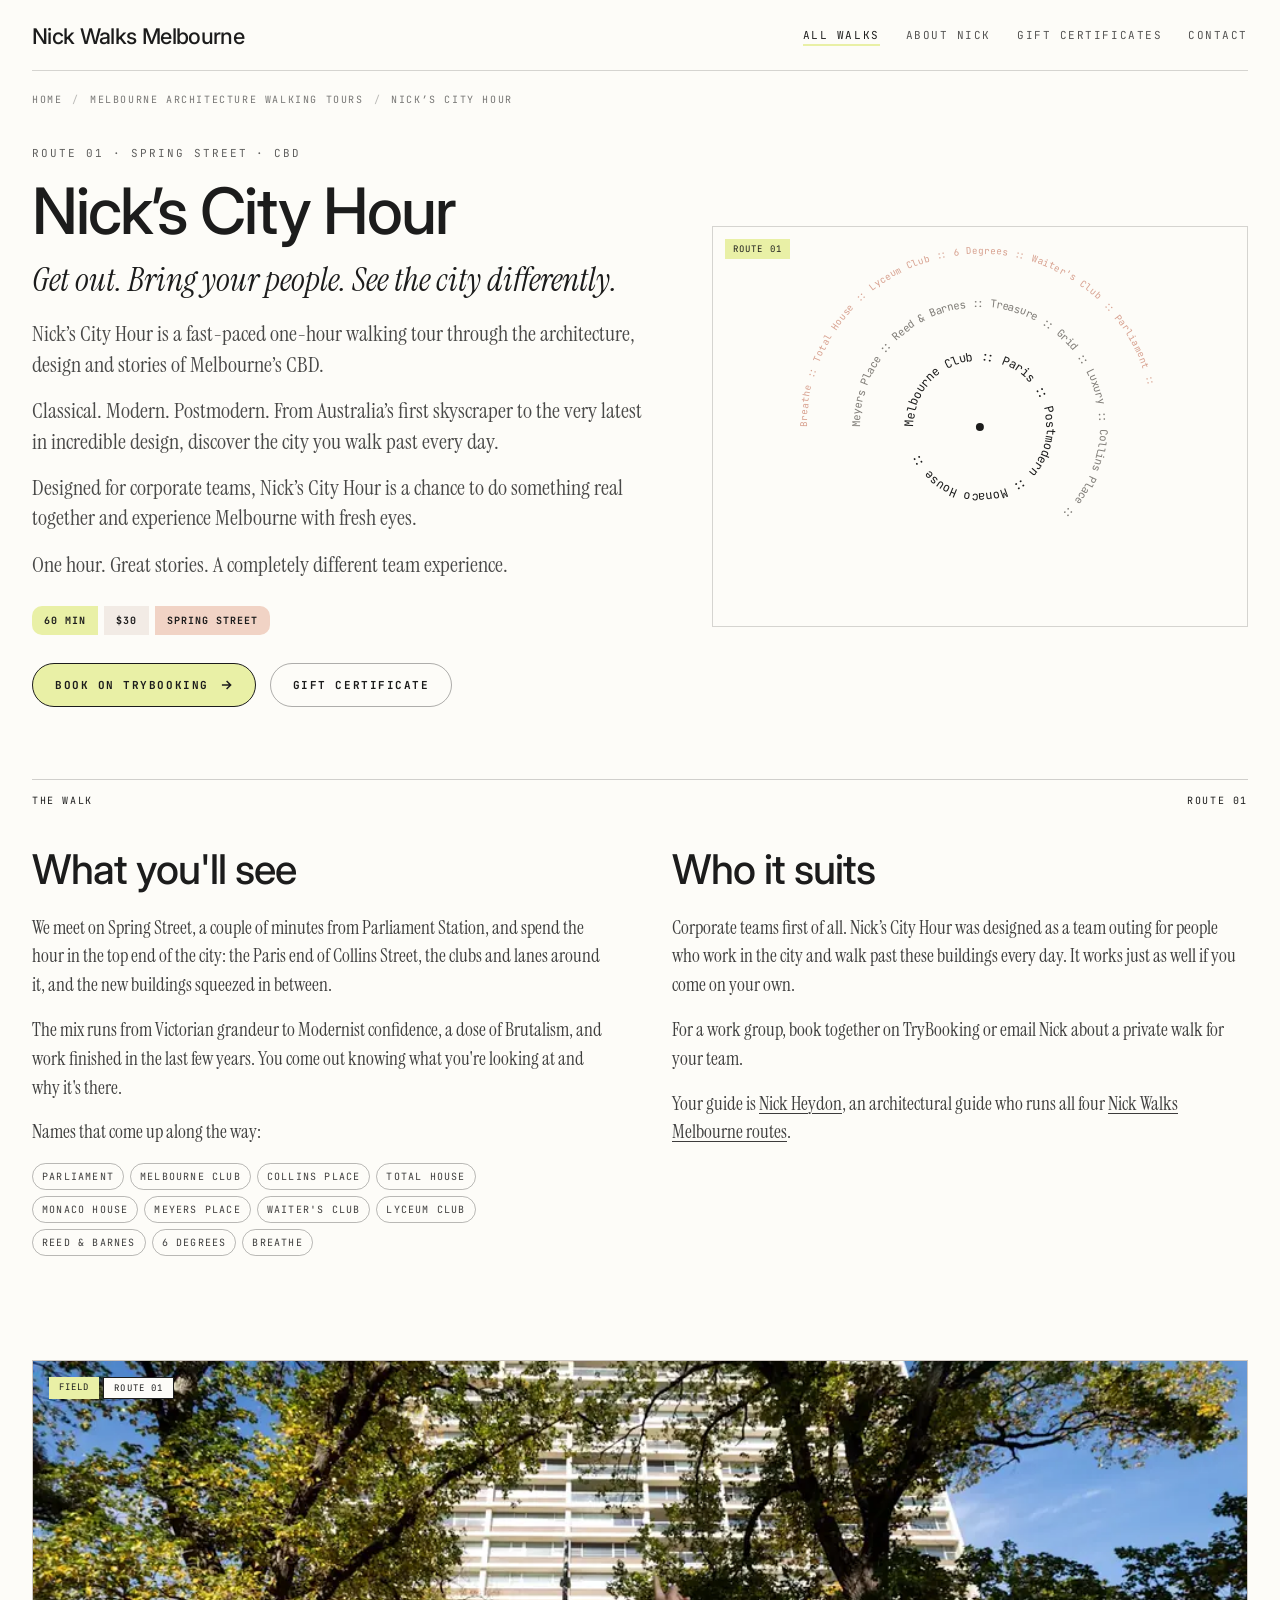
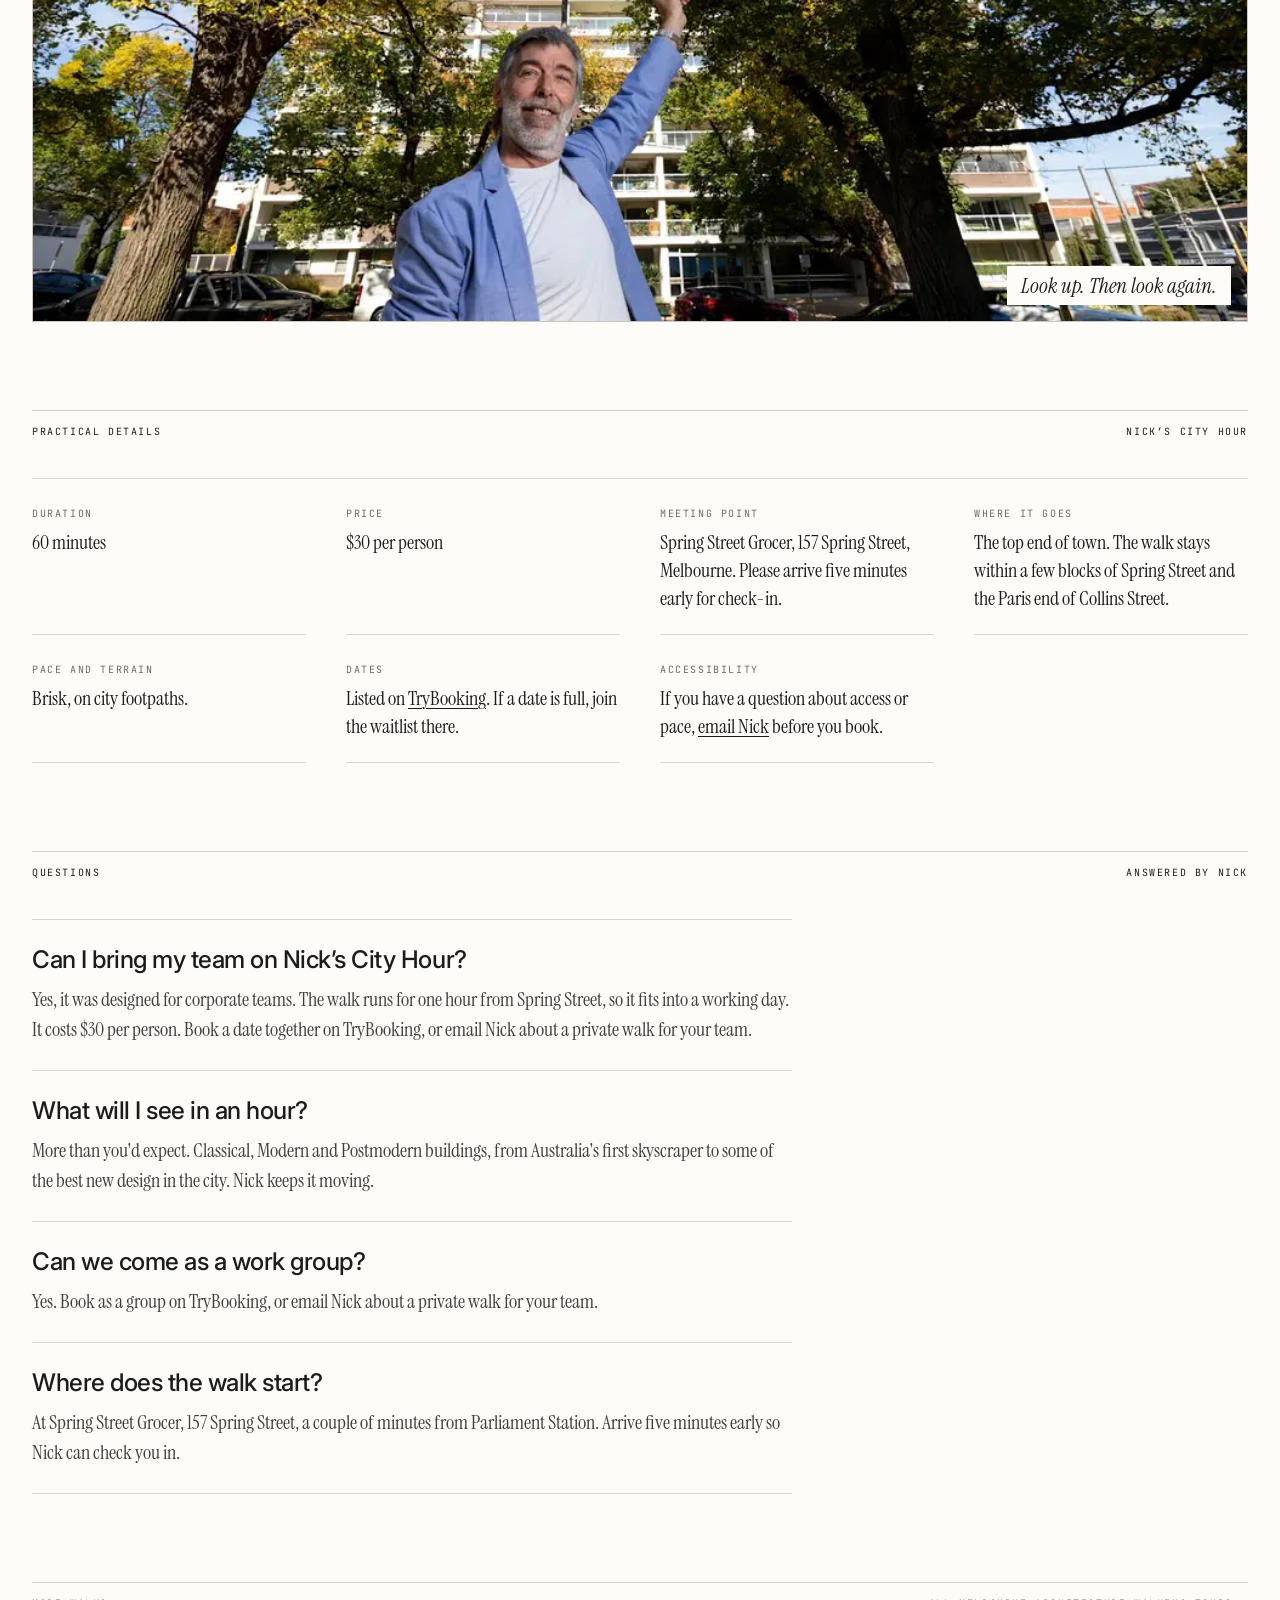
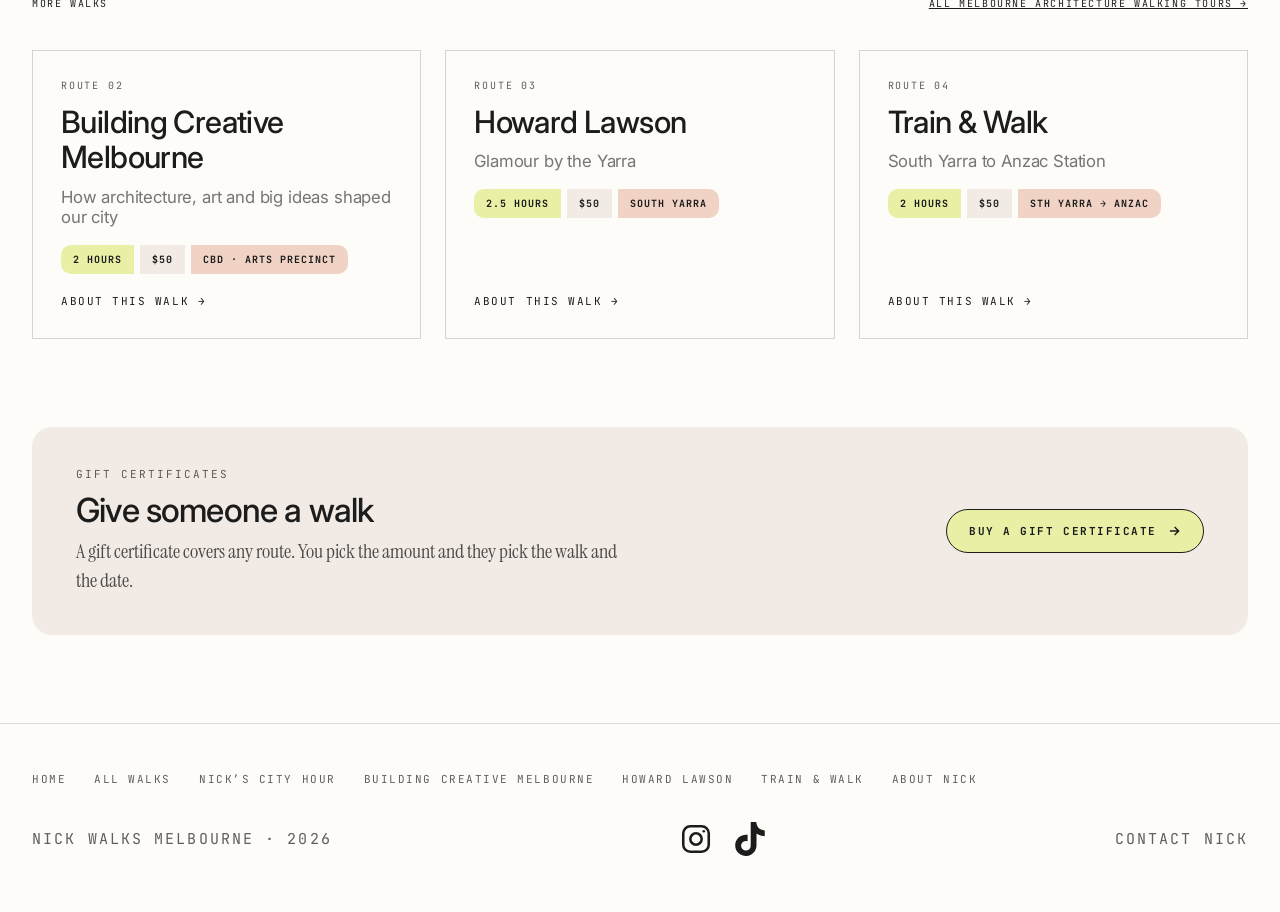
<file: melbourne-lunchtime-walking-tour.html>
<!doctype html>
<html lang="en">
<head>
  <!-- Google tag (gtag.js) -->
  <script async src="https://www.googletagmanager.com/gtag/js?id=G-BQDYD9R6VF"></script>
  <script>
    window.dataLayer = window.dataLayer || [];
    function gtag(){dataLayer.push(arguments);}
    gtag('js', new Date());
    gtag('config', 'G-BQDYD9R6VF');
  </script>
  <meta charset="utf-8" />
  <meta name="viewport" content="width=device-width, initial-scale=1" />
  <title>Nick’s City Hour | One-Hour Melbourne Architecture Walk for Teams</title>
  <meta name="description" content="Nick&#x27;s City Hour is a fast-paced one-hour architecture walking tour of Melbourne&#x27;s CBD with Nick Heydon, starting on Spring Street. Designed for corporate teams. $30." />
  <link rel="canonical" href="https://nickwalksmelbourne.com.au/melbourne-lunchtime-walking-tour" />
  <meta property="og:type" content="website" />
  <meta property="og:site_name" content="Nick Walks Melbourne" />
  <meta property="og:title" content="Nick’s City Hour | One-Hour Melbourne Architecture Walk for Teams" />
  <meta property="og:description" content="Nick&#x27;s City Hour is a fast-paced one-hour architecture walking tour of Melbourne&#x27;s CBD with Nick Heydon, starting on Spring Street. Designed for corporate teams. $30." />
  <meta property="og:url" content="https://nickwalksmelbourne.com.au/melbourne-lunchtime-walking-tour" />
  <meta property="og:image" content="https://nickwalksmelbourne.com.au/nick-pointing-tower.webp" />
  <meta property="og:locale" content="en_AU" />
  <meta name="twitter:card" content="summary_large_image" />
  <link rel="icon" href="/favicon.svg" type="image/svg+xml" />
  <link rel="icon" href="/favicon-32.png" sizes="32x32" type="image/png" />
  <link rel="apple-touch-icon" href="/apple-touch-icon.png" />
  <link rel="preconnect" href="https://fonts.googleapis.com" />
  <link rel="preconnect" href="https://fonts.gstatic.com" crossorigin />
  <link href="https://fonts.googleapis.com/css2?family=Inter:wght@500;700;800;900&family=Instrument+Serif:ital@0;1&family=JetBrains+Mono:wght@400;500;700&display=swap" rel="stylesheet" />
  <link rel="stylesheet" href="/site.css" />
  <script type="application/ld+json">
{
  "@context": "https://schema.org",
  "@graph": [
    {
      "@type": "TouristTrip",
      "@id": "https://nickwalksmelbourne.com.au/melbourne-lunchtime-walking-tour#trip",
      "name": "Nick’s City Hour",
      "description": "Nick’s City Hour is a fast-paced one-hour architecture walking tour of Melbourne’s CBD with Nick Heydon, starting on Spring Street. Designed for corporate teams. $30.",
      "url": "https://nickwalksmelbourne.com.au/melbourne-lunchtime-walking-tour",
      "image": "https://nickwalksmelbourne.com.au/nick-pointing-tower.webp",
      "touristType": [
        "Architecture enthusiasts",
        "Melbourne locals",
        "Visitors to Melbourne"
      ],
      "provider": {
        "@id": "https://nickwalksmelbourne.com.au/#organization"
      },
      "offers": {
        "@type": "Offer",
        "price": "25",
        "priceCurrency": "AUD",
        "url": "https://www.trybooking.com/DPCPF"
      }
    },
    {
      "@type": "BreadcrumbList",
      "itemListElement": [
        {
          "@type": "ListItem",
          "position": 1,
          "name": "Home",
          "item": "https://nickwalksmelbourne.com.au/"
        },
        {
          "@type": "ListItem",
          "position": 2,
          "name": "Melbourne architecture walking tours",
          "item": "https://nickwalksmelbourne.com.au/melbourne-architecture-walking-tours"
        },
        {
          "@type": "ListItem",
          "position": 3,
          "name": "Nick’s City Hour"
        }
      ]
    },
    {
      "@type": "FAQPage",
      "mainEntity": [
        {
          "@type": "Question",
          "name": "Can I bring my team on Nick’s City Hour?",
          "acceptedAnswer": {
            "@type": "Answer",
            "text": "Yes, it was designed for corporate teams. The walk runs for one hour from Spring Street, so it fits into a working day. It costs $30 per person. Book a date together on TryBooking, or email Nick about a private walk for your team."
          }
        },
        {
          "@type": "Question",
          "name": "What will I see in an hour?",
          "acceptedAnswer": {
            "@type": "Answer",
            "text": "More than you'd expect. Classical, Modern and Postmodern buildings, from Australia's first skyscraper to some of the best new design in the city. Nick keeps it moving."
          }
        },
        {
          "@type": "Question",
          "name": "Can we come as a work group?",
          "acceptedAnswer": {
            "@type": "Answer",
            "text": "Yes. Book as a group on TryBooking, or email Nick about a private walk for your team."
          }
        },
        {
          "@type": "Question",
          "name": "Where does the walk start?",
          "acceptedAnswer": {
            "@type": "Answer",
            "text": "At Spring Street Grocer, 157 Spring Street, a couple of minutes from Parliament Station. Arrive five minutes early so Nick can check you in."
          }
        }
      ]
    }
  ]
}
  </script>
</head>
<body>
  <header class="wrap">
    <div class="top">
      <a class="wordmark" href="/">Nick Walks Melbourne</a>
      <nav aria-label="Site">
        <a href="/melbourne-architecture-walking-tours" aria-current="page">All walks</a>
        <a href="/#about">About Nick</a>
        <a href="https://www.trybooking.com/events/giftcertificate/252828">Gift certificates</a>
        <a href="mailto:nick@risefilms.com.au">Contact</a>
      </nav>
    </div>
  </header>

  <main class="wrap">
    <ol class="crumbs"><li><a href="/">Home</a></li><li><a href="/melbourne-architecture-walking-tours">Melbourne architecture walking tours</a></li><li aria-current="page">Nick’s City Hour</li></ol>

    <section class="page-hero">
      <div>
        <div class="eyebrow">Route 01 · Spring Street · CBD</div>
        <h1>Nick’s City Hour</h1>
        <p class="lede it">Get out. Bring your people. See the city differently.</p>
        <p class="lede">Nick’s City Hour is a fast-paced one-hour walking tour through the architecture, design and stories of Melbourne’s CBD.</p><p class="lede">Classical. Modern. Postmodern. From Australia’s first skyscraper to the very latest in incredible design, discover the city you walk past every day.</p><p class="lede">Designed for corporate teams, Nick’s City Hour is a chance to do something real together and experience Melbourne with fresh eyes.</p><p class="lede">One hour. Great stories. A completely different team experience.</p>
        <div class="stats"><span class="s s1">60 MIN</span><span class="s s2">$30</span><span class="s s3">SPRING STREET</span></div>
        <div class="actions">
          <a class="book" href="https://www.trybooking.com/DPCPF" target="_blank" rel="noopener">Book on TryBooking <svg viewBox="0 0 24 24" fill="none" stroke="currentColor" stroke-width="2.5" aria-hidden="true"><path d="M5 12h14M13 5l7 7-7 7"/></svg></a>
          <a class="book ghost" href="https://www.trybooking.com/events/giftcertificate/252828" target="_blank" rel="noopener">Gift certificate</a>
        </div>
        
      </div>
      <div class="walk-viz">
        <span class="tag">Route 01</span>
        <svg viewBox="0 0 400 300" preserveAspectRatio="xMidYMid meet" aria-hidden="true">
          <defs>
            <path id="p1c1" d="M 200,150 m -50,0 a 50,50 0 1,1 100,0 a 50,50 0 1,1 -100,0" />
            <path id="p1c2" d="M 200,150 m -90,0 a 90,90 0 1,1 180,0 a 90,90 0 1,1 -180,0" />
            <path id="p1c3" d="M 200,150 m -130,0 a 130,130 0 1,1 260,0 a 130,130 0 1,1 -260,0" />
          </defs>
          <text font-family="JetBrains Mono, monospace" font-size="9" fill="#1c1c1c"><textPath href="#p1c1">Melbourne Club :: Paris :: Postmodern :: Monaco House :: </textPath></text>
          <text font-family="JetBrains Mono, monospace" font-size="8" fill="#4a4640" opacity="0.7"><textPath href="#p1c2">Meyers Place :: Reed &amp; Barnes :: Treasure :: Grid :: Luxury :: Collins Place :: </textPath></text>
          <text font-family="JetBrains Mono, monospace" font-size="7" fill="#c47057" opacity="0.65"><textPath href="#p1c3">Breathe :: Total House :: Lyceum Club :: 6 Degrees :: Waiter's Club :: Parliament :: </textPath></text>
          <circle cx="200" cy="150" r="3" fill="#1c1c1c"/>
        </svg>
      </div>
    </section>

    <section class="section">
      <div class="sect-label"><span>The walk</span><span>Route 01</span></div>
      <div class="two-col prose">
        <div>
          <h2>What you'll see</h2>
          <p>We meet on Spring Street, a couple of minutes from Parliament Station, and spend the hour in the top end of the city: the Paris end of Collins Street, the clubs and lanes around it, and the new buildings squeezed in between.</p><p>The mix runs from Victorian grandeur to Modernist confidence, a dose of Brutalism, and work finished in the last few years. You come out knowing what you're looking at and why it's there.</p>
          <p>Names that come up along the way:</p>
          <ul class="names"><li>Parliament</li><li>Melbourne Club</li><li>Collins Place</li><li>Total House</li><li>Monaco House</li><li>Meyers Place</li><li>Waiter&#x27;s Club</li><li>Lyceum Club</li><li>Reed &amp; Barnes</li><li>6 Degrees</li><li>Breathe</li></ul>
        </div>
        <div>
          <h2>Who it suits</h2>
          <p>Corporate teams first of all. Nick’s City Hour was designed as a team outing for people who work in the city and walk past these buildings every day. It works just as well if you come on your own.</p><p>For a work group, book together on TryBooking or email Nick about a private walk for your team.</p>
          <p>Your guide is <a href="/#about">Nick Heydon</a>, an architectural guide who runs all four <a href="/melbourne-architecture-walking-tours">Nick Walks Melbourne routes</a>.</p>
        </div>
      </div>
    </section>

    <figure class="figure ">
        <div class="hud"><span class="pill-mini">FIELD</span><span class="pill-mini outline">ROUTE 01</span></div>
        <img src="/nick-pointing-tower.webp" width="1000" height="667" alt="Nick Heydon pointing up at a tall apartment building from a tree-lined street" loading="lazy" />
        <figcaption>Look up. Then look again.</figcaption>
      </figure>

    <section class="section">
      <div class="sect-label"><span>Practical details</span><span>Nick’s City Hour</span></div>
      <dl class="details"><div><dt>Duration</dt><dd>60 minutes</dd></div><div><dt>Price</dt><dd>$30 per person</dd></div><div><dt>Meeting point</dt><dd>Spring Street Grocer, 157 Spring Street, Melbourne. Please arrive five minutes early for check-in.</dd></div><div><dt>Where it goes</dt><dd>The top end of town. The walk stays within a few blocks of Spring Street and the Paris end of Collins Street.</dd></div><div><dt>Pace and terrain</dt><dd>Brisk, on city footpaths.</dd></div><div><dt>Dates</dt><dd>Listed on <a href="https://www.trybooking.com/DPCPF" target="_blank" rel="noopener">TryBooking</a>. If a date is full, join the waitlist there.</dd></div><div><dt>Accessibility</dt><dd>If you have a question about access or pace, <a href="mailto:nick@risefilms.com.au">email Nick</a> before you book.</dd></div></dl>
    </section>

    <section class="section">
      <div class="sect-label"><span>Questions</span><span>Answered by Nick</span></div>
      <div class="faq">
<div class="q"><h3>Can I bring my team on Nick’s City Hour?</h3><p>Yes, it was designed for corporate teams. The walk runs for one hour from Spring Street, so it fits into a working day. It costs $30 per person. Book a date together on TryBooking, or email Nick about a private walk for your team.</p></div>
<div class="q"><h3>What will I see in an hour?</h3><p>More than you'd expect. Classical, Modern and Postmodern buildings, from Australia's first skyscraper to some of the best new design in the city. Nick keeps it moving.</p></div>
<div class="q"><h3>Can we come as a work group?</h3><p>Yes. Book as a group on TryBooking, or email Nick about a private walk for your team.</p></div>
<div class="q"><h3>Where does the walk start?</h3><p>At Spring Street Grocer, 157 Spring Street, a couple of minutes from Parliament Station. Arrive five minutes early so Nick can check you in.</p></div>
</div>
    </section>

    <section class="section">
      <div class="sect-label"><span>More walks</span><span><a href="/melbourne-architecture-walking-tours">All Melbourne architecture walking tours →</a></span></div>
      <div class="cards compact">
        <a class="card" href="/building-creative-melbourne-walking-tour">
          <span class="num">Route 02</span>
          <h3>Building Creative Melbourne</h3>
          <span class="sub">How architecture, art and big ideas shaped our city</span>
          <p>From the tiny artist garrets in the Nicholas Building to the Great Hall at National Gallery Victoria, we take an unforgettable tour through the creative world of Melbourne.</p>
          <div class="stats"><span class="s s1">2 HOURS</span><span class="s s2">$50</span><span class="s s3">CBD · ARTS PRECINCT</span></div>
          <span class="more">About this walk →</span>
        </a><a class="card" href="/howard-lawson-walking-tour-melbourne">
          <span class="num">Route 03</span>
          <h3>Howard Lawson</h3>
          <span class="sub">Glamour by the Yarra</span>
          <p>Don't know anything about those over-the-top Hollywood flats along the river in South Yarra? Well you will now with a deep dive into the coolest architect you never knew you knew, Howard Lawson.</p>
          <div class="stats"><span class="s s1">2.5 HOURS</span><span class="s s2">$50</span><span class="s s3">SOUTH YARRA</span></div>
          <span class="more">About this walk →</span>
        </a><a class="card" href="/south-yarra-architecture-walking-tour">
          <span class="num">Route 04</span>
          <h3>Train &amp; Walk</h3>
          <span class="sub">South Yarra to Anzac Station</span>
          <p>Who needs traffic? Catch the train to South Yarra and explore its dirty secrets, engrossing history and the very latest in architecture on this leafy two hour walk. We walk to the soaring cavern of Anzac Station and catch the train home.</p>
          <div class="stats"><span class="s s1">2 HOURS</span><span class="s s2">$50</span><span class="s s3">STH YARRA → ANZAC</span></div>
          <span class="more">About this walk →</span>
        </a>
      </div>
    </section>

    <section class="gift">
      <div>
        <div class="num">Gift certificates</div>
        <h2>Give someone a walk</h2>
        <p>A gift certificate covers any route. You pick the amount and they pick the walk and the date.</p>
      </div>
      <a class="book" href="https://www.trybooking.com/events/giftcertificate/252828" target="_blank" rel="noopener">Buy a gift certificate <svg viewBox="0 0 24 24" fill="none" stroke="currentColor" stroke-width="2.5" aria-hidden="true"><path d="M5 12h14M13 5l7 7-7 7"/></svg></a>
    </section>
  </main>

  <footer>
    <div class="wrap">
      <nav class="foot-nav" aria-label="Pages"><a href="/">Home</a><a href="/melbourne-architecture-walking-tours">All walks</a><a href="/melbourne-lunchtime-walking-tour">Nick’s City Hour</a><a href="/building-creative-melbourne-walking-tour">Building Creative Melbourne</a><a href="/howard-lawson-walking-tour-melbourne">Howard Lawson</a><a href="/south-yarra-architecture-walking-tour">Train &amp; Walk</a><a href="/#about">About Nick</a></nav>
      <div class="foot-row">
        <span>Nick Walks Melbourne · 2026</span>
        <span class="social-links">
        <a href="https://instagram.com/nickwalksmelbourne" target="_blank" rel="noopener" aria-label="Nick Walks Melbourne on Instagram" title="Instagram"><svg viewBox="0 0 24 24" fill="none" stroke="currentColor" stroke-width="1.8" aria-hidden="true"><rect x="3" y="3" width="18" height="18" rx="5"/><circle cx="12" cy="12" r="4"/><circle cx="17.5" cy="6.5" r="0.9" fill="currentColor" stroke="none"/></svg></a>
        <a href="https://www.tiktok.com/@nickwalksmelbourne" target="_blank" rel="noopener" aria-label="Nick Walks Melbourne on TikTok" title="TikTok"><svg viewBox="0 0 24 24" fill="currentColor" aria-hidden="true"><path d="M12.525.02c1.31-.02 2.61-.01 3.91-.02.08 1.53.63 3.09 1.75 4.17 1.12 1.11 2.7 1.62 4.24 1.79v4.03c-1.44-.05-2.89-.35-4.2-.97-.57-.26-1.1-.59-1.62-.93-.01 2.92.01 5.84-.02 8.75-.08 1.4-.54 2.79-1.35 3.94-1.31 1.92-3.58 3.17-5.91 3.21-1.43.08-2.86-.31-4.08-1.03-2.02-1.19-3.44-3.37-3.65-5.71-.02-.5-.03-1-.01-1.49.18-1.9 1.12-3.72 2.58-4.96 1.66-1.44 3.98-2.13 6.15-1.72.02 1.48-.04 2.96-.04 4.44-.99-.32-2.15-.23-3.02.37-.63.41-1.11 1.04-1.36 1.75-.21.51-.15 1.07-.14 1.61.24 1.64 1.82 3.02 3.5 2.87 1.12-.01 2.19-.66 2.77-1.61.19-.33.4-.67.41-1.06.1-1.79.06-3.57.07-5.36.01-4.03-.01-8.05.02-12.07z"/></svg></a>
      </span>
        <a href="mailto:nick@risefilms.com.au">Contact Nick</a>
      </div>
    </div>
  </footer>
</body>
</html>
</file>
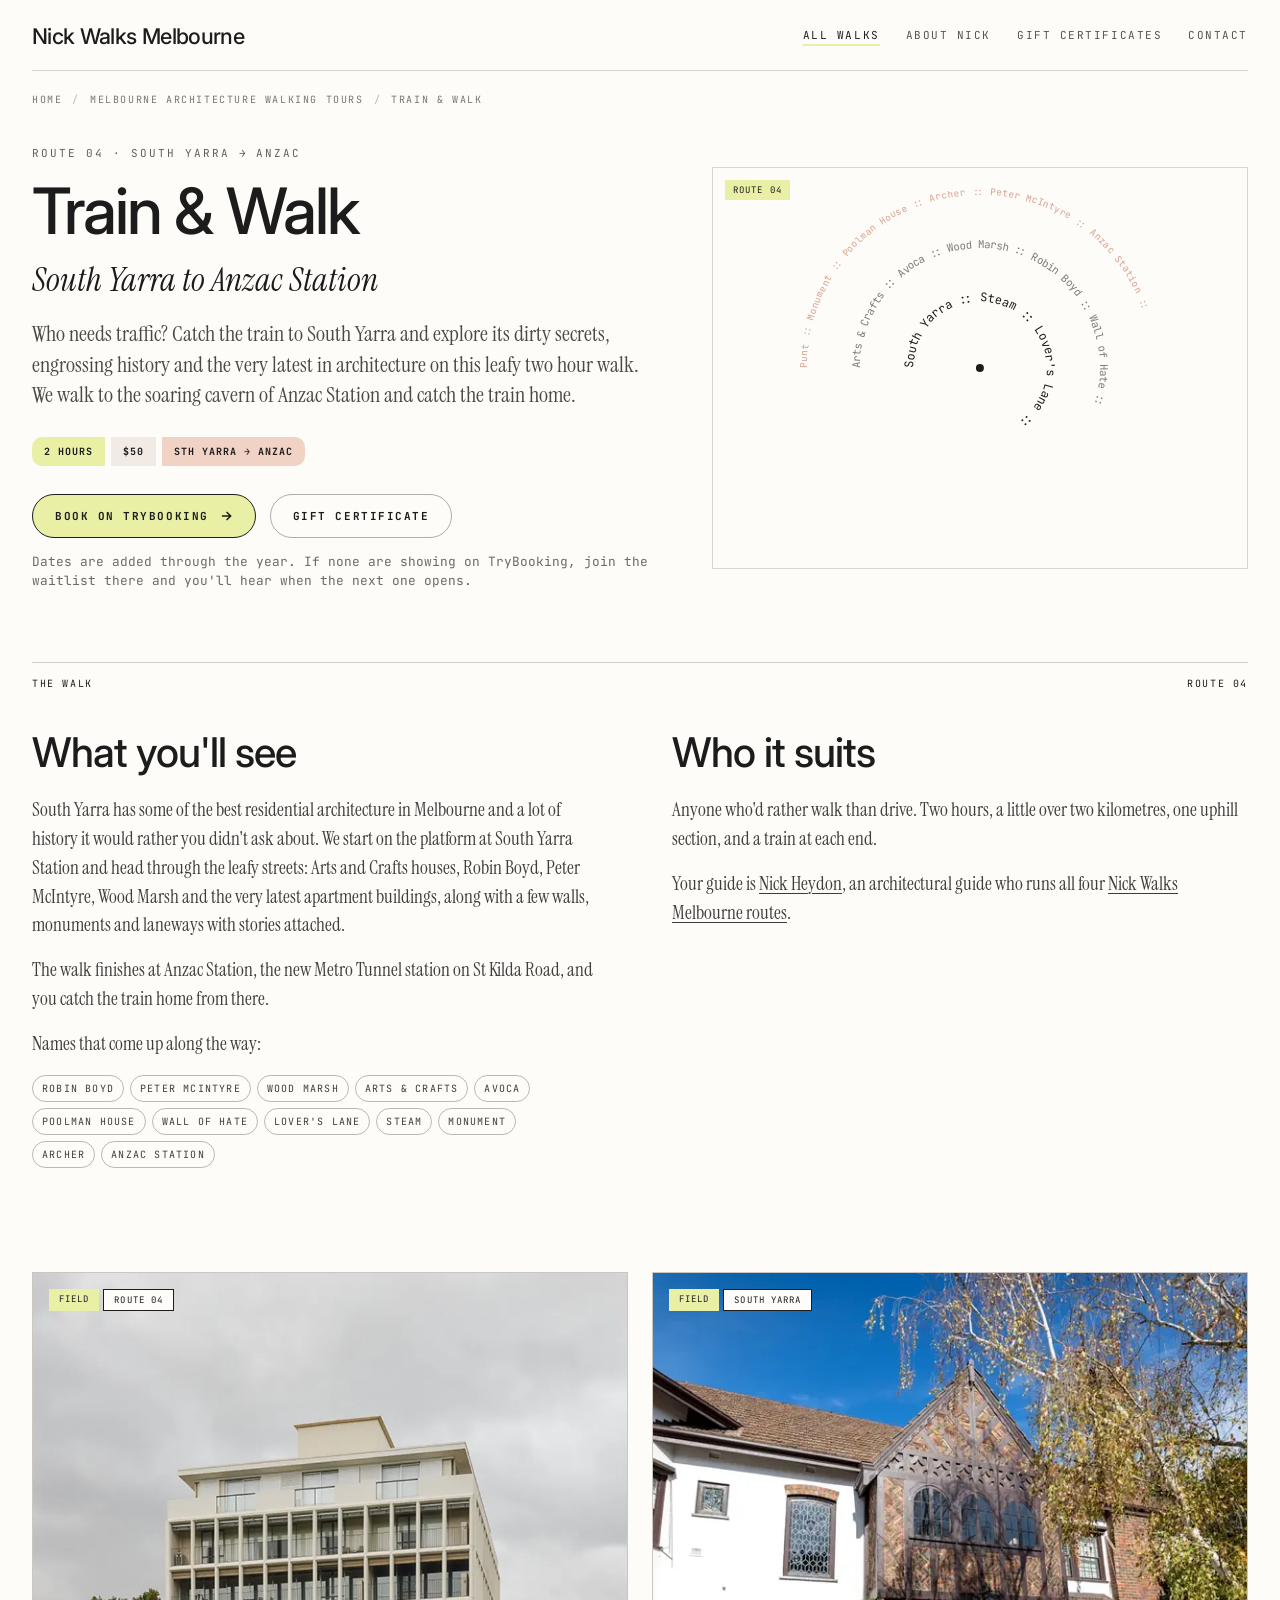
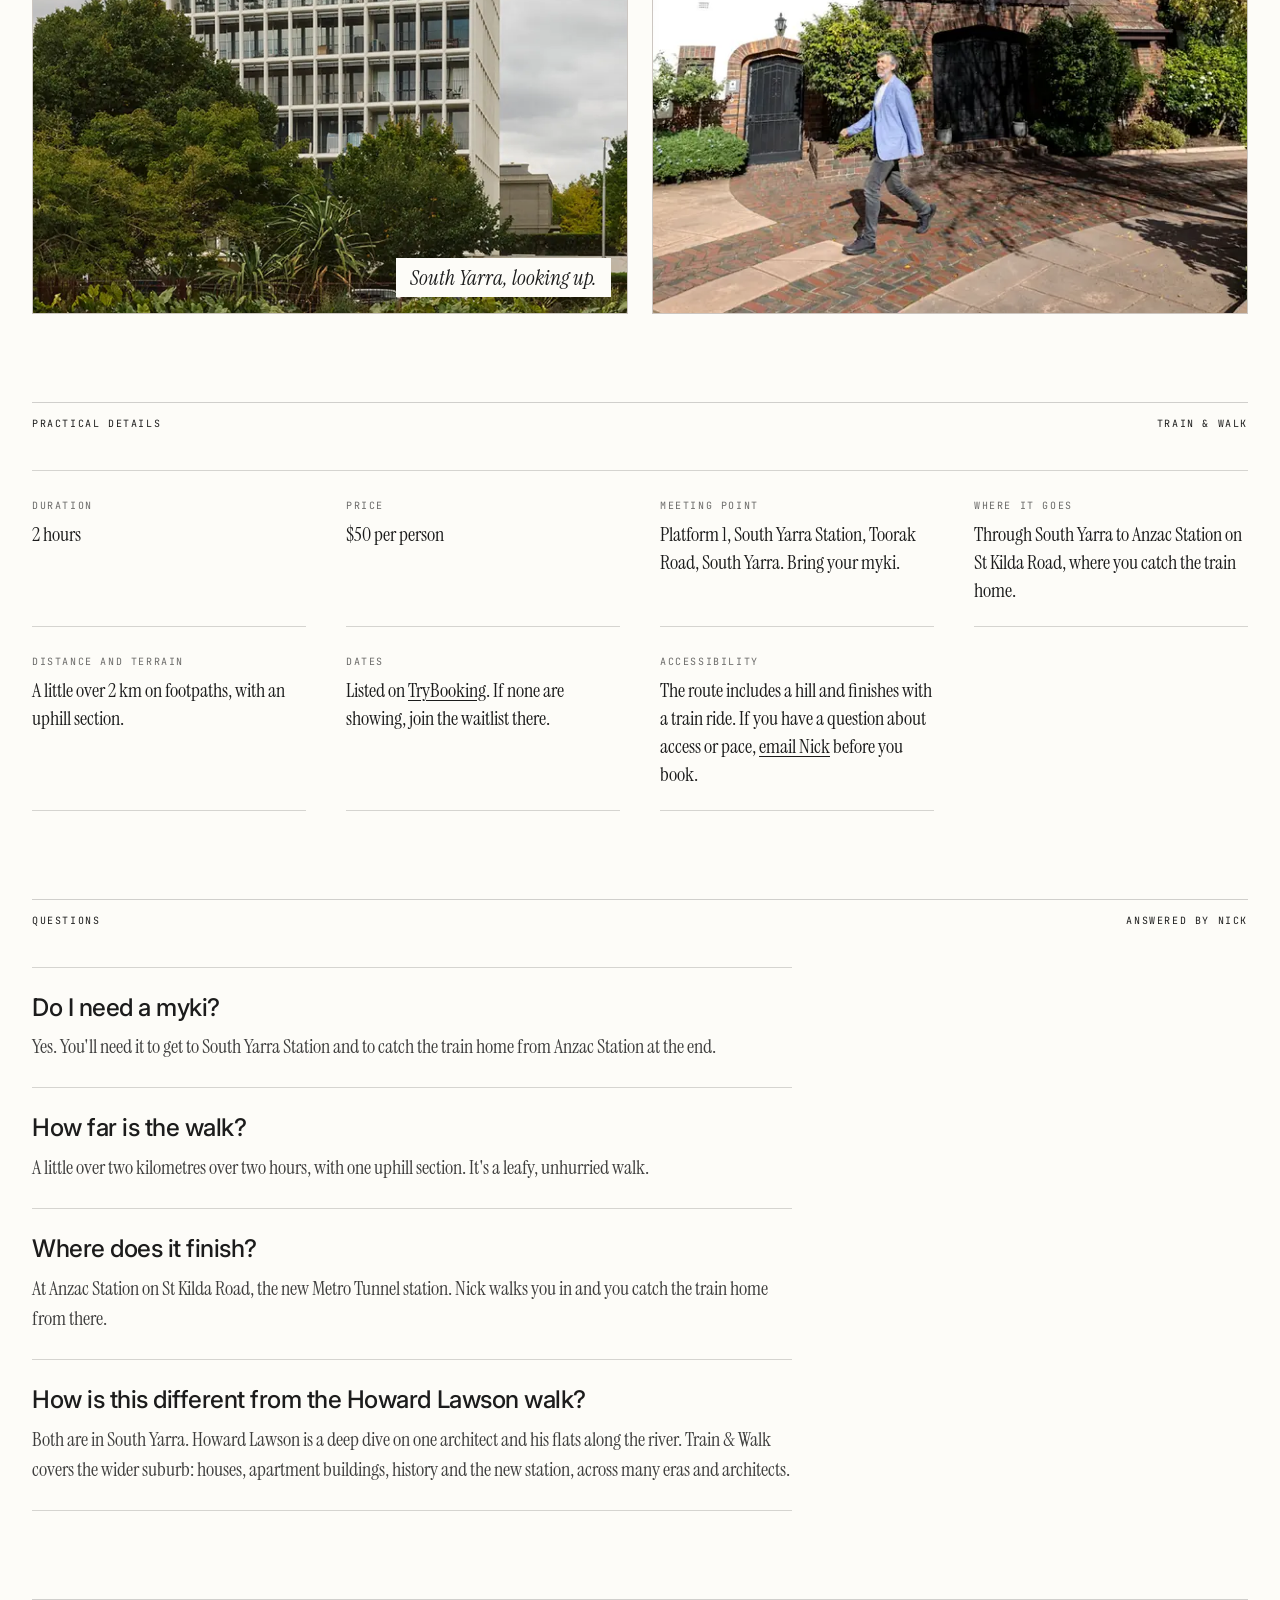
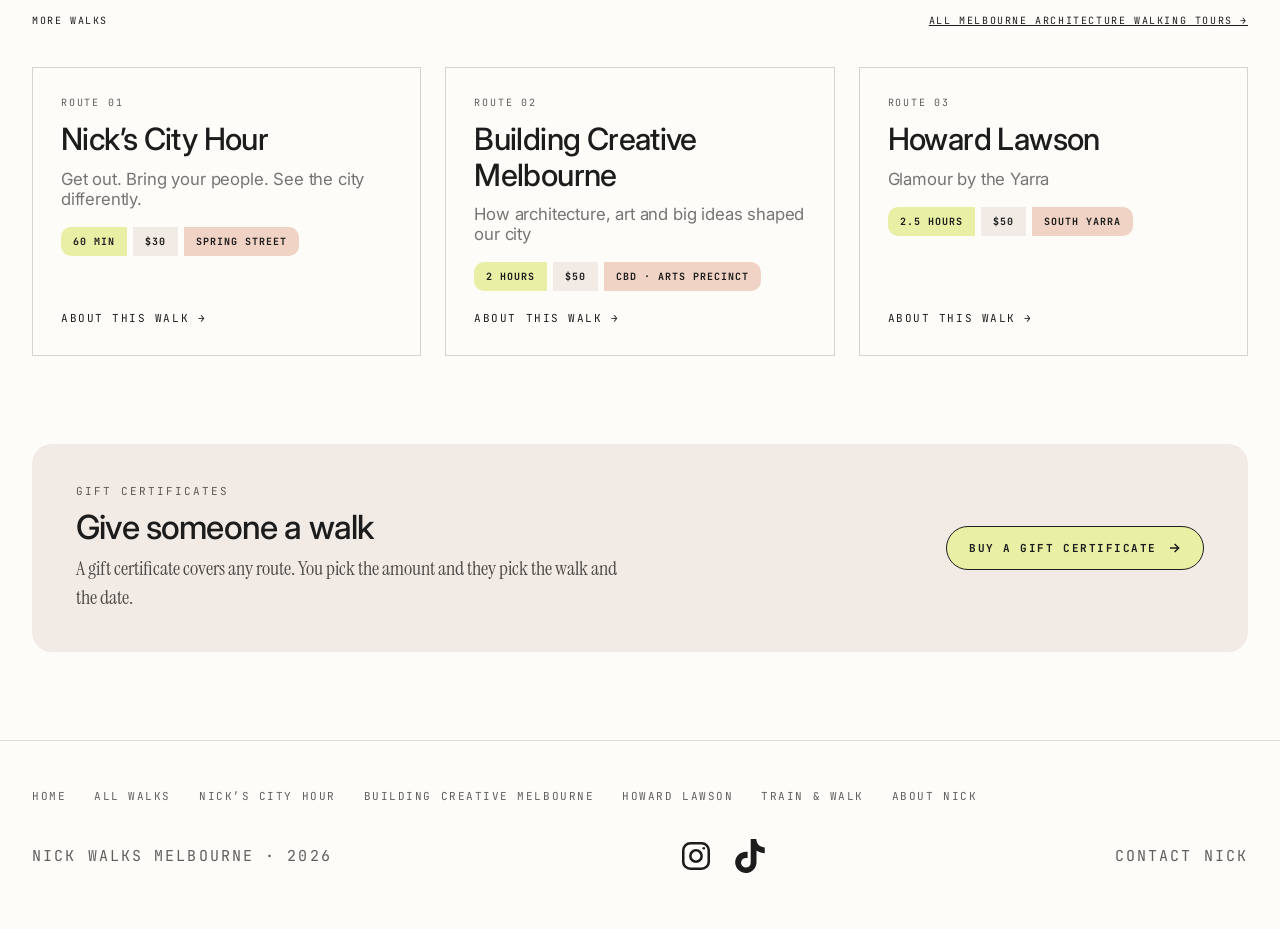
<file: south-yarra-architecture-walking-tour.html>
<!doctype html>
<html lang="en">
<head>
  <!-- Google tag (gtag.js) -->
  <script async src="https://www.googletagmanager.com/gtag/js?id=G-BQDYD9R6VF"></script>
  <script>
    window.dataLayer = window.dataLayer || [];
    function gtag(){dataLayer.push(arguments);}
    gtag('js', new Date());
    gtag('config', 'G-BQDYD9R6VF');
  </script>
  <meta charset="utf-8" />
  <meta name="viewport" content="width=device-width, initial-scale=1" />
  <title>South Yarra Architecture Walking Tour | Nick Walks Melbourne</title>
  <meta name="description" content="A two-hour architecture walking tour of South Yarra with Nick Heydon. Catch the train to South Yarra Station, walk the leafy streets past Arts and Crafts houses, Robin Boyd and the newest apartment buildings, and finish at Anzac Station. $50." />
  <link rel="canonical" href="https://nickwalksmelbourne.com.au/south-yarra-architecture-walking-tour" />
  <meta property="og:type" content="website" />
  <meta property="og:site_name" content="Nick Walks Melbourne" />
  <meta property="og:title" content="South Yarra Architecture Walking Tour | Nick Walks Melbourne" />
  <meta property="og:description" content="A two-hour architecture walking tour of South Yarra with Nick Heydon. Catch the train to South Yarra Station, walk the leafy streets past Arts and Crafts houses, Robin Boyd and the newest apartment buildings, and finish at Anzac Station. $50." />
  <meta property="og:url" content="https://nickwalksmelbourne.com.au/south-yarra-architecture-walking-tour" />
  <meta property="og:image" content="https://nickwalksmelbourne.com.au/south-yarra-tower.webp" />
  <meta property="og:locale" content="en_AU" />
  <meta name="twitter:card" content="summary_large_image" />
  <link rel="icon" href="/favicon.svg" type="image/svg+xml" />
  <link rel="icon" href="/favicon-32.png" sizes="32x32" type="image/png" />
  <link rel="apple-touch-icon" href="/apple-touch-icon.png" />
  <link rel="preconnect" href="https://fonts.googleapis.com" />
  <link rel="preconnect" href="https://fonts.gstatic.com" crossorigin />
  <link href="https://fonts.googleapis.com/css2?family=Inter:wght@500;700;800;900&family=Instrument+Serif:ital@0;1&family=JetBrains+Mono:wght@400;500;700&display=swap" rel="stylesheet" />
  <link rel="stylesheet" href="/site.css" />
  <script type="application/ld+json">
{
  "@context": "https://schema.org",
  "@graph": [
    {
      "@type": "TouristTrip",
      "@id": "https://nickwalksmelbourne.com.au/south-yarra-architecture-walking-tour#trip",
      "name": "Train & Walk",
      "description": "A two-hour architecture walking tour of South Yarra with Nick Heydon. Catch the train to South Yarra Station, walk the leafy streets past Arts and Crafts houses, Robin Boyd and the newest apartment buildings, and finish at Anzac Station. $50.",
      "url": "https://nickwalksmelbourne.com.au/south-yarra-architecture-walking-tour",
      "image": "https://nickwalksmelbourne.com.au/south-yarra-tower.webp",
      "touristType": [
        "Architecture enthusiasts",
        "Melbourne locals",
        "Visitors to Melbourne"
      ],
      "provider": {
        "@id": "https://nickwalksmelbourne.com.au/#organization"
      },
      "offers": {
        "@type": "Offer",
        "price": "50",
        "priceCurrency": "AUD",
        "url": "https://www.trybooking.com/DMWYX"
      }
    },
    {
      "@type": "BreadcrumbList",
      "itemListElement": [
        {
          "@type": "ListItem",
          "position": 1,
          "name": "Home",
          "item": "https://nickwalksmelbourne.com.au/"
        },
        {
          "@type": "ListItem",
          "position": 2,
          "name": "Melbourne architecture walking tours",
          "item": "https://nickwalksmelbourne.com.au/melbourne-architecture-walking-tours"
        },
        {
          "@type": "ListItem",
          "position": 3,
          "name": "Train & Walk"
        }
      ]
    },
    {
      "@type": "FAQPage",
      "mainEntity": [
        {
          "@type": "Question",
          "name": "Do I need a myki?",
          "acceptedAnswer": {
            "@type": "Answer",
            "text": "Yes. You'll need it to get to South Yarra Station and to catch the train home from Anzac Station at the end."
          }
        },
        {
          "@type": "Question",
          "name": "How far is the walk?",
          "acceptedAnswer": {
            "@type": "Answer",
            "text": "A little over two kilometres over two hours, with one uphill section. It's a leafy, unhurried walk."
          }
        },
        {
          "@type": "Question",
          "name": "Where does it finish?",
          "acceptedAnswer": {
            "@type": "Answer",
            "text": "At Anzac Station on St Kilda Road, the new Metro Tunnel station. Nick walks you in and you catch the train home from there."
          }
        },
        {
          "@type": "Question",
          "name": "How is this different from the Howard Lawson walk?",
          "acceptedAnswer": {
            "@type": "Answer",
            "text": "Both are in South Yarra. Howard Lawson is a deep dive on one architect and his flats along the river. Train & Walk covers the wider suburb: houses, apartment buildings, history and the new station, across many eras and architects."
          }
        }
      ]
    }
  ]
}
  </script>
</head>
<body>
  <header class="wrap">
    <div class="top">
      <a class="wordmark" href="/">Nick Walks Melbourne</a>
      <nav aria-label="Site">
        <a href="/melbourne-architecture-walking-tours" aria-current="page">All walks</a>
        <a href="/#about">About Nick</a>
        <a href="https://www.trybooking.com/events/giftcertificate/252828">Gift certificates</a>
        <a href="mailto:nick@risefilms.com.au">Contact</a>
      </nav>
    </div>
  </header>

  <main class="wrap">
    <ol class="crumbs"><li><a href="/">Home</a></li><li><a href="/melbourne-architecture-walking-tours">Melbourne architecture walking tours</a></li><li aria-current="page">Train &amp; Walk</li></ol>

    <section class="page-hero">
      <div>
        <div class="eyebrow">Route 04 · South Yarra → Anzac</div>
        <h1>Train &amp; Walk</h1>
        <p class="lede it">South Yarra to Anzac Station</p>
        <p class="lede">Who needs traffic? Catch the train to South Yarra and explore its dirty secrets, engrossing history and the very latest in architecture on this leafy two hour walk. We walk to the soaring cavern of Anzac Station and catch the train home.</p>
        <div class="stats"><span class="s s1">2 HOURS</span><span class="s s2">$50</span><span class="s s3">STH YARRA → ANZAC</span></div>
        <div class="actions">
          <a class="book" href="https://www.trybooking.com/DMWYX" target="_blank" rel="noopener">Book on TryBooking <svg viewBox="0 0 24 24" fill="none" stroke="currentColor" stroke-width="2.5" aria-hidden="true"><path d="M5 12h14M13 5l7 7-7 7"/></svg></a>
          <a class="book ghost" href="https://www.trybooking.com/events/giftcertificate/252828" target="_blank" rel="noopener">Gift certificate</a>
        </div>
        <p class="note">Dates are added through the year. If none are showing on TryBooking, join the waitlist there and you'll hear when the next one opens.</p>
      </div>
      <div class="walk-viz">
        <span class="tag">Route 04</span>
        <svg viewBox="0 0 400 300" preserveAspectRatio="xMidYMid meet" aria-hidden="true">
          <defs>
            <path id="p2c1" d="M 200,150 m -50,0 a 50,50 0 1,1 100,0 a 50,50 0 1,1 -100,0" />
            <path id="p2c2" d="M 200,150 m -90,0 a 90,90 0 1,1 180,0 a 90,90 0 1,1 -180,0" />
            <path id="p2c3" d="M 200,150 m -130,0 a 130,130 0 1,1 260,0 a 130,130 0 1,1 -260,0" />
          </defs>
          <text font-family="JetBrains Mono, monospace" font-size="9" fill="#1c1c1c"><textPath href="#p2c1">South Yarra :: Steam :: Lover's Lane ::</textPath></text>
          <text font-family="JetBrains Mono, monospace" font-size="8" fill="#4a4640" opacity="0.7"><textPath href="#p2c2">Arts &amp; Crafts :: Avoca :: Wood Marsh :: Robin Boyd :: Wall of Hate ::</textPath></text>
          <text font-family="JetBrains Mono, monospace" font-size="7" fill="#c47057" opacity="0.65"><textPath href="#p2c3">Punt :: Monument :: Poolman House :: Archer :: Peter McIntyre :: Anzac Station :: </textPath></text>
          <circle cx="200" cy="150" r="3" fill="#1c1c1c"/>
        </svg>
      </div>
    </section>

    <section class="section">
      <div class="sect-label"><span>The walk</span><span>Route 04</span></div>
      <div class="two-col prose">
        <div>
          <h2>What you'll see</h2>
          <p>South Yarra has some of the best residential architecture in Melbourne and a lot of history it would rather you didn't ask about. We start on the platform at South Yarra Station and head through the leafy streets: Arts and Crafts houses, Robin Boyd, Peter McIntyre, Wood Marsh and the very latest apartment buildings, along with a few walls, monuments and laneways with stories attached.</p><p>The walk finishes at Anzac Station, the new Metro Tunnel station on St Kilda Road, and you catch the train home from there.</p>
          <p>Names that come up along the way:</p>
          <ul class="names"><li>Robin Boyd</li><li>Peter McIntyre</li><li>Wood Marsh</li><li>Arts &amp; Crafts</li><li>Avoca</li><li>Poolman House</li><li>Wall of Hate</li><li>Lover&#x27;s Lane</li><li>Steam</li><li>Monument</li><li>Archer</li><li>Anzac Station</li></ul>
        </div>
        <div>
          <h2>Who it suits</h2>
          <p>Anyone who'd rather walk than drive. Two hours, a little over two kilometres, one uphill section, and a train at each end.</p>
          <p>Your guide is <a href="/#about">Nick Heydon</a>, an architectural guide who runs all four <a href="/melbourne-architecture-walking-tours">Nick Walks Melbourne routes</a>.</p>
        </div>
      </div>
    </section>

    <div class="photo-pair">
      <figure class="figure portrait">
        <div class="hud"><span class="pill-mini">FIELD</span><span class="pill-mini outline">ROUTE 04</span></div>
        <img src="/south-yarra-tower.webp" width="900" height="1350" alt="A mid-century apartment tower in South Yarra seen through trees" loading="lazy" />
        <figcaption>South Yarra, looking up.</figcaption>
      </figure>
      <figure class="figure portrait">
        <div class="hud"><span class="pill-mini">FIELD</span><span class="pill-mini outline">SOUTH YARRA</span></div>
        <img src="/nick-tudor-house.webp" width="1000" height="667" alt="Nick Heydon walking past a white Tudor revival house with a dark timber gable" loading="lazy" />
        
      </figure>
    </div>

    <section class="section">
      <div class="sect-label"><span>Practical details</span><span>Train &amp; Walk</span></div>
      <dl class="details"><div><dt>Duration</dt><dd>2 hours</dd></div><div><dt>Price</dt><dd>$50 per person</dd></div><div><dt>Meeting point</dt><dd>Platform 1, South Yarra Station, Toorak Road, South Yarra. Bring your myki.</dd></div><div><dt>Where it goes</dt><dd>Through South Yarra to Anzac Station on St Kilda Road, where you catch the train home.</dd></div><div><dt>Distance and terrain</dt><dd>A little over 2 km on footpaths, with an uphill section.</dd></div><div><dt>Dates</dt><dd>Listed on <a href="https://www.trybooking.com/DMWYX" target="_blank" rel="noopener">TryBooking</a>. If none are showing, join the waitlist there.</dd></div><div><dt>Accessibility</dt><dd>The route includes a hill and finishes with a train ride. If you have a question about access or pace, <a href="mailto:nick@risefilms.com.au">email Nick</a> before you book.</dd></div></dl>
    </section>

    <section class="section">
      <div class="sect-label"><span>Questions</span><span>Answered by Nick</span></div>
      <div class="faq">
<div class="q"><h3>Do I need a myki?</h3><p>Yes. You'll need it to get to South Yarra Station and to catch the train home from Anzac Station at the end.</p></div>
<div class="q"><h3>How far is the walk?</h3><p>A little over two kilometres over two hours, with one uphill section. It's a leafy, unhurried walk.</p></div>
<div class="q"><h3>Where does it finish?</h3><p>At Anzac Station on St Kilda Road, the new Metro Tunnel station. Nick walks you in and you catch the train home from there.</p></div>
<div class="q"><h3>How is this different from the Howard Lawson walk?</h3><p>Both are in South Yarra. Howard Lawson is a deep dive on one architect and his flats along the river. Train &amp; Walk covers the wider suburb: houses, apartment buildings, history and the new station, across many eras and architects.</p></div>
</div>
    </section>

    <section class="section">
      <div class="sect-label"><span>More walks</span><span><a href="/melbourne-architecture-walking-tours">All Melbourne architecture walking tours →</a></span></div>
      <div class="cards compact">
        <a class="card" href="/melbourne-lunchtime-walking-tour">
          <span class="num">Route 01</span>
          <h3>Nick’s City Hour</h3>
          <span class="sub">Get out. Bring your people. See the city differently.</span>
          <p>Nick’s City Hour is a fast-paced one-hour walking tour through the architecture, design and stories of Melbourne’s CBD. From Australia’s first skyscraper to the very latest in incredible design, discover the city you walk past every day.</p>
          <div class="stats"><span class="s s1">60 MIN</span><span class="s s2">$30</span><span class="s s3">SPRING STREET</span></div>
          <span class="more">About this walk →</span>
        </a><a class="card" href="/building-creative-melbourne-walking-tour">
          <span class="num">Route 02</span>
          <h3>Building Creative Melbourne</h3>
          <span class="sub">How architecture, art and big ideas shaped our city</span>
          <p>From the tiny artist garrets in the Nicholas Building to the Great Hall at National Gallery Victoria, we take an unforgettable tour through the creative world of Melbourne.</p>
          <div class="stats"><span class="s s1">2 HOURS</span><span class="s s2">$50</span><span class="s s3">CBD · ARTS PRECINCT</span></div>
          <span class="more">About this walk →</span>
        </a><a class="card" href="/howard-lawson-walking-tour-melbourne">
          <span class="num">Route 03</span>
          <h3>Howard Lawson</h3>
          <span class="sub">Glamour by the Yarra</span>
          <p>Don't know anything about those over-the-top Hollywood flats along the river in South Yarra? Well you will now with a deep dive into the coolest architect you never knew you knew, Howard Lawson.</p>
          <div class="stats"><span class="s s1">2.5 HOURS</span><span class="s s2">$50</span><span class="s s3">SOUTH YARRA</span></div>
          <span class="more">About this walk →</span>
        </a>
      </div>
    </section>

    <section class="gift">
      <div>
        <div class="num">Gift certificates</div>
        <h2>Give someone a walk</h2>
        <p>A gift certificate covers any route. You pick the amount and they pick the walk and the date.</p>
      </div>
      <a class="book" href="https://www.trybooking.com/events/giftcertificate/252828" target="_blank" rel="noopener">Buy a gift certificate <svg viewBox="0 0 24 24" fill="none" stroke="currentColor" stroke-width="2.5" aria-hidden="true"><path d="M5 12h14M13 5l7 7-7 7"/></svg></a>
    </section>
  </main>

  <footer>
    <div class="wrap">
      <nav class="foot-nav" aria-label="Pages"><a href="/">Home</a><a href="/melbourne-architecture-walking-tours">All walks</a><a href="/melbourne-lunchtime-walking-tour">Nick’s City Hour</a><a href="/building-creative-melbourne-walking-tour">Building Creative Melbourne</a><a href="/howard-lawson-walking-tour-melbourne">Howard Lawson</a><a href="/south-yarra-architecture-walking-tour">Train &amp; Walk</a><a href="/#about">About Nick</a></nav>
      <div class="foot-row">
        <span>Nick Walks Melbourne · 2026</span>
        <span class="social-links">
        <a href="https://instagram.com/nickwalksmelbourne" target="_blank" rel="noopener" aria-label="Nick Walks Melbourne on Instagram" title="Instagram"><svg viewBox="0 0 24 24" fill="none" stroke="currentColor" stroke-width="1.8" aria-hidden="true"><rect x="3" y="3" width="18" height="18" rx="5"/><circle cx="12" cy="12" r="4"/><circle cx="17.5" cy="6.5" r="0.9" fill="currentColor" stroke="none"/></svg></a>
        <a href="https://www.tiktok.com/@nickwalksmelbourne" target="_blank" rel="noopener" aria-label="Nick Walks Melbourne on TikTok" title="TikTok"><svg viewBox="0 0 24 24" fill="currentColor" aria-hidden="true"><path d="M12.525.02c1.31-.02 2.61-.01 3.91-.02.08 1.53.63 3.09 1.75 4.17 1.12 1.11 2.7 1.62 4.24 1.79v4.03c-1.44-.05-2.89-.35-4.2-.97-.57-.26-1.1-.59-1.62-.93-.01 2.92.01 5.84-.02 8.75-.08 1.4-.54 2.79-1.35 3.94-1.31 1.92-3.58 3.17-5.91 3.21-1.43.08-2.86-.31-4.08-1.03-2.02-1.19-3.44-3.37-3.65-5.71-.02-.5-.03-1-.01-1.49.18-1.9 1.12-3.72 2.58-4.96 1.66-1.44 3.98-2.13 6.15-1.72.02 1.48-.04 2.96-.04 4.44-.99-.32-2.15-.23-3.02.37-.63.41-1.11 1.04-1.36 1.75-.21.51-.15 1.07-.14 1.61.24 1.64 1.82 3.02 3.5 2.87 1.12-.01 2.19-.66 2.77-1.61.19-.33.4-.67.41-1.06.1-1.79.06-3.57.07-5.36.01-4.03-.01-8.05.02-12.07z"/></svg></a>
      </span>
        <a href="mailto:nick@risefilms.com.au">Contact Nick</a>
      </div>
    </div>
  </footer>
</body>
</html>
</file>
<file: site.css>
/* Shared styles for the tour pages and the architecture hub page.
   The homepage keeps its own inline styles; tokens below match it. */
:root {
  --page: #fdfcf8;
  --ink: #1c1c1c;
  --lime: #e9f0a6;
  --cream: #f2ebe5;
  --peach: #f1d3c5;
  --rule: rgba(28,28,28,0.18);
  --mono: 'JetBrains Mono', 'Courier New', monospace;
  --display: 'Inter', system-ui, -apple-system, 'Helvetica Neue', sans-serif;
  --serif: 'Instrument Serif', Georgia, 'Times New Roman', serif;
}
* { box-sizing: border-box; margin: 0; padding: 0; }
html { scroll-behavior: smooth; }
html, body {
  background: var(--page);
  color: var(--ink);
  font-family: var(--mono);
  -webkit-font-smoothing: antialiased;
}
img { max-width: 100%; display: block; }
a { color: inherit; }

.wrap { max-width: 1300px; margin: 0 auto; padding: 0 32px; }

/* Top bar */
.top {
  display: flex;
  justify-content: space-between;
  align-items: center;
  gap: 24px;
  padding: 26px 0 22px;
  border-bottom: 1px solid var(--rule);
}
.wordmark {
  font-family: var(--display);
  font-weight: 500;
  font-size: 1.35rem;
  letter-spacing: -0.03em;
  text-decoration: none;
  line-height: 1;
}
.top nav { display: flex; gap: 26px; flex-wrap: wrap; }
.top nav a {
  font-family: var(--mono);
  font-size: 11px;
  letter-spacing: 0.14em;
  text-transform: uppercase;
  text-decoration: none;
  color: rgba(28,28,28,0.75);
}
.top nav a:hover, .top nav a[aria-current="page"] { color: var(--ink); }
.top nav a[aria-current="page"] { border-bottom: 2px solid var(--lime); padding-bottom: 2px; }

/* Breadcrumb */
.crumbs {
  font-family: var(--mono);
  font-size: 10px;
  letter-spacing: 0.16em;
  text-transform: uppercase;
  color: rgba(28,28,28,0.6);
  padding: 22px 0 0;
  list-style: none;
  display: flex;
  gap: 10px;
  flex-wrap: wrap;
}
.crumbs a { text-decoration: none; }
.crumbs a:hover { color: var(--ink); }
.crumbs li + li::before { content: "/"; margin-right: 10px; opacity: 0.5; }

/* Page hero */
.page-hero {
  display: grid;
  grid-template-columns: 1.15fr 1fr;
  gap: 64px;
  align-items: center;
  padding: 40px 0 72px;
}
.eyebrow {
  font-family: var(--mono);
  font-size: 11px;
  letter-spacing: 0.18em;
  text-transform: uppercase;
  color: rgba(28,28,28,0.7);
  margin-bottom: 18px;
}
h1 {
  font-family: var(--display);
  font-weight: 500;
  font-size: clamp(2.4rem, 5vw, 4.6rem);
  line-height: 1.02;
  letter-spacing: -0.03em;
  margin-bottom: 18px;
}
h1 em {
  font-family: var(--serif);
  font-weight: 400;
  font-style: italic;
  background: var(--lime);
  padding: 0 0.18em;
  letter-spacing: -0.01em;
  display: inline-block;
}
.lede {
  font-family: var(--serif);
  font-size: clamp(1.3rem, 1.7vw, 1.65rem);
  line-height: 1.4;
  color: rgba(28,28,28,0.8);
  max-width: 34em;
  margin-bottom: 1rem;
}
.stats {
  display: flex;
  gap: 6px;
  flex-wrap: wrap;
  margin: 26px 0 28px;
}
.stats .s {
  font-family: var(--mono);
  font-size: 10px;
  font-weight: 700;
  letter-spacing: 0.1em;
  text-transform: uppercase;
  padding: 8px 12px;
}
.s.s1 { background: var(--lime); border-top-left-radius: 10px; border-bottom-left-radius: 10px; }
.s.s2 { background: var(--cream); }
.s.s3 { background: var(--peach); border-top-right-radius: 10px; border-bottom-right-radius: 10px; }
.actions { display: flex; gap: 14px; flex-wrap: wrap; align-items: center; }
.book {
  display: inline-flex;
  align-items: center;
  gap: 10px;
  background: var(--lime);
  color: var(--ink);
  font-family: var(--mono);
  font-size: 11px;
  font-weight: 700;
  letter-spacing: 0.14em;
  text-transform: uppercase;
  padding: 14px 22px;
  border-radius: 999px;
  border: 1px solid var(--ink);
  text-decoration: none;
  transition: background 0.15s ease, color 0.15s ease, transform 0.15s ease;
}
.book:hover { background: var(--ink); color: var(--lime); transform: translateY(-1px); }
.book svg { width: 14px; height: 14px; }
.book.ghost { background: transparent; border-color: rgba(28,28,28,0.35); }
.book.ghost:hover { background: var(--cream); color: var(--ink); }
.note {
  font-family: var(--mono);
  font-size: 0.8rem;
  line-height: 1.5;
  color: rgba(28,28,28,0.65);
  margin-top: 14px;
}

/* Route loop visual */
.walk-viz {
  aspect-ratio: 4/3;
  background: var(--page);
  border: 1px solid var(--rule);
  position: relative;
  overflow: hidden;
}
.walk-viz svg { width: 100%; height: 100%; }
.walk-viz .tag {
  position: absolute;
  top: 12px; left: 12px;
  font-family: var(--mono);
  font-size: 9px;
  letter-spacing: 0.12em;
  text-transform: uppercase;
  background: var(--lime);
  padding: 4px 8px;
}

/* Section chrome */
.section { padding: 0 0 88px; }
.sect-label {
  display: flex;
  justify-content: space-between;
  font-family: var(--mono);
  font-size: 10px;
  letter-spacing: 0.16em;
  text-transform: uppercase;
  border-top: 1px solid rgba(28,28,28,0.2);
  padding-top: 14px;
  margin-bottom: 40px;
}
h2 {
  font-family: var(--display);
  font-weight: 500;
  font-size: clamp(1.8rem, 3.2vw, 2.8rem);
  line-height: 1.08;
  letter-spacing: -0.025em;
  margin-bottom: 22px;
}
h3 {
  font-family: var(--display);
  font-weight: 500;
  font-size: clamp(1.25rem, 1.9vw, 1.6rem);
  line-height: 1.15;
  letter-spacing: -0.02em;
  margin-bottom: 8px;
}
.prose p, .prose li {
  font-family: var(--serif);
  font-size: clamp(1.2rem, 1.45vw, 1.4rem);
  line-height: 1.5;
  color: rgba(28,28,28,0.85);
}
.prose p { max-width: 34em; margin-bottom: 1rem; }
.prose ul { list-style: none; max-width: 34em; margin-bottom: 1rem; }
.prose li { padding-left: 1.2em; position: relative; margin-bottom: 0.35em; }
.prose li::before { content: "+"; position: absolute; left: 0; font-family: var(--mono); opacity: 0.6; }
.prose a { text-decoration-thickness: 1px; text-underline-offset: 3px; }
.two-col {
  display: grid;
  grid-template-columns: 1fr 1fr;
  gap: 64px;
  align-items: start;
}

/* Name tags (the route loop words, laid flat) */
.names {
  display: flex;
  flex-wrap: wrap;
  gap: 6px;
  margin: 8px 0 0;
  list-style: none;
  max-width: 40em;
}
.names li {
  font-family: var(--mono);
  font-size: 10px;
  letter-spacing: 0.12em;
  text-transform: uppercase;
  border: 1px solid rgba(28,28,28,0.3);
  padding: 5px 9px;
  border-radius: 999px;
}

/* Photo figure */
.figure {
  position: relative;
  border: 1px solid var(--rule);
  overflow: hidden;
  background: var(--cream);
  margin-bottom: 88px;
}
.figure img { width: 100%; max-height: 560px; object-fit: cover; }
.figure.portrait img { max-height: none; }
.figure .hud {
  position: absolute;
  top: 16px; left: 16px;
  display: flex;
  gap: 4px;
}
.pill-mini {
  font-family: var(--mono);
  font-size: 9px;
  letter-spacing: 0.12em;
  padding: 4px 10px;
  text-transform: uppercase;
  background: var(--lime);
}
.pill-mini.outline { background: var(--page); border: 1px solid var(--ink); }
.figure figcaption {
  position: absolute;
  bottom: 16px; right: 16px;
  font-family: var(--serif);
  font-style: italic;
  font-size: 1.3rem;
  background: var(--page);
  padding: 6px 14px;
  max-width: 60%;
}
.photo-pair {
  display: grid;
  grid-template-columns: 1fr 1fr;
  gap: 24px;
  margin-bottom: 88px;
}
.photo-pair .figure { margin-bottom: 0; }
.photo-pair .figure img { height: 100%; max-height: 640px; }

/* Practical details */
.details {
  display: grid;
  grid-template-columns: repeat(auto-fit, minmax(240px, 1fr));
  gap: 28px 40px;
  border-top: 1px solid var(--rule);
  padding-top: 28px;
}
.details div { border-bottom: 1px solid var(--rule); padding-bottom: 22px; }
.details dt {
  font-family: var(--mono);
  font-size: 10px;
  letter-spacing: 0.16em;
  text-transform: uppercase;
  color: rgba(28,28,28,0.65);
  margin-bottom: 8px;
}
.details dd {
  font-family: var(--serif);
  font-size: 1.25rem;
  line-height: 1.4;
}
.details dd a { text-decoration-thickness: 1px; text-underline-offset: 3px; }

/* FAQ */
.faq { max-width: 760px; }
.faq .q { border-top: 1px solid var(--rule); padding: 26px 0; }
.faq .q:last-child { border-bottom: 1px solid var(--rule); }
.faq h3 { margin-bottom: 10px; }
.faq p {
  font-family: var(--serif);
  font-size: 1.25rem;
  line-height: 1.5;
  color: rgba(28,28,28,0.85);
  margin-bottom: 0.6rem;
}
.faq p:last-child { margin-bottom: 0; }
.faq a { text-decoration-thickness: 1px; text-underline-offset: 3px; }

/* Walk cards (hub page and "more walks") */
.cards { display: grid; grid-template-columns: repeat(2, 1fr); gap: 24px; }
.card {
  border: 1px solid var(--rule);
  padding: 28px 28px 30px;
  text-decoration: none;
  display: flex;
  flex-direction: column;
  gap: 12px;
  transition: background 0.15s ease;
  background: var(--page);
}
.card:hover { background: var(--cream); }
.card .num {
  font-family: var(--mono);
  font-size: 10px;
  letter-spacing: 0.18em;
  text-transform: uppercase;
  opacity: 0.7;
}
.card h3 { font-size: clamp(1.5rem, 2.4vw, 2.1rem); margin: 0; }
.card .sub {
  font-family: var(--display);
  font-size: 1.05rem;
  opacity: 0.6;
  letter-spacing: -0.01em;
}
.card p {
  font-family: var(--serif);
  font-size: 1.2rem;
  line-height: 1.45;
  color: rgba(28,28,28,0.8);
}
.card .stats { margin: 6px 0 0; }
.card .more {
  font-family: var(--mono);
  font-size: 11px;
  letter-spacing: 0.14em;
  text-transform: uppercase;
  margin-top: auto;
  padding-top: 8px;
}
.cards.compact { grid-template-columns: repeat(3, 1fr); }
.cards.compact .card p { display: none; }

/* Gift certificate promo */
.gift {
  background: var(--cream);
  border-radius: 20px;
  padding: 40px 44px;
  display: flex;
  justify-content: space-between;
  align-items: center;
  gap: 40px;
  margin-bottom: 88px;
}
.gift .num {
  font-family: var(--mono);
  font-size: 11px;
  letter-spacing: 0.18em;
  text-transform: uppercase;
  opacity: 0.7;
  margin-bottom: 12px;
}
.gift h2 { font-size: clamp(1.6rem, 2.6vw, 2.4rem); margin-bottom: 8px; }
.gift p {
  font-family: var(--serif);
  font-size: 1.25rem;
  line-height: 1.45;
  color: rgba(28,28,28,0.78);
  max-width: 560px;
}
.gift .book { flex-shrink: 0; }

/* Footer */
footer {
  border-top: 1px solid rgba(28,28,28,0.15);
  padding: 48px 0 56px;
}
.foot-nav {
  display: flex;
  flex-wrap: wrap;
  gap: 10px 28px;
  margin-bottom: 36px;
  font-family: var(--mono);
  font-size: 11px;
  letter-spacing: 0.14em;
  text-transform: uppercase;
}
.foot-nav a { text-decoration: none; color: rgba(28,28,28,0.7); }
.foot-nav a:hover { color: var(--ink); }
.foot-row {
  display: flex;
  justify-content: space-between;
  align-items: center;
  gap: 20px;
  flex-wrap: wrap;
  font-family: var(--mono);
  font-size: 15px;
  letter-spacing: 0.14em;
  text-transform: uppercase;
  color: rgba(28,28,28,0.7);
}
.foot-row a { text-decoration: none; }
.foot-row a:hover { color: var(--ink); }
.social-links { display: inline-flex; align-items: center; gap: 20px; }
.social-links a { display: inline-flex; color: var(--ink); text-decoration: none; transition: opacity 0.15s ease; }
.social-links a:hover { opacity: 0.6; }
.social-links svg { width: 34px; height: 34px; display: block; }

@media (max-width: 900px) {
  .wrap { padding: 0 20px; }
  .top { padding: 20px 0 16px; }
  .top nav { gap: 16px; }
  .page-hero { grid-template-columns: 1fr; gap: 32px; padding: 28px 0 56px; }
  .walk-viz { aspect-ratio: 16/9; }
  .two-col { grid-template-columns: 1fr; gap: 40px; }
  .photo-pair { grid-template-columns: 1fr; gap: 16px; margin-bottom: 64px; }
  .figure { margin-bottom: 64px; }
  .figure figcaption { position: static; max-width: none; background: transparent; padding: 10px 12px 12px; text-align: right; font-size: 1.1rem; }
  .figure { display: flex; flex-direction: column; }
  .figure .hud { position: static; padding: 12px 12px 10px; }
  .section { padding-bottom: 64px; }
  .cards, .cards.compact { grid-template-columns: 1fr; }
  .gift { flex-direction: column; align-items: flex-start; padding: 32px 24px; gap: 24px; margin-bottom: 64px; }
  .foot-row { flex-direction: column; align-items: flex-start; font-size: 13px; }
  .social-links { gap: 24px; }
  .social-links svg { width: 38px; height: 38px; }
}
@media (max-width: 480px) {
  .top { flex-direction: column; align-items: flex-start; gap: 14px; }
  .top nav a { font-size: 10px; }
}

/* Italic descriptor under the H1 */
.lede.it {
  font-style: italic;
  font-size: clamp(1.7rem, 2.6vw, 2.4rem);
  line-height: 1.15;
  color: var(--ink);
  margin-bottom: 20px;
}
.page-hero .figure.portrait img { max-height: 640px; object-fit: cover; object-position: center 30%; }
.prose .names li { padding-left: 9px; margin-bottom: 0; }
.prose .names li::before { content: none; }
</file>
